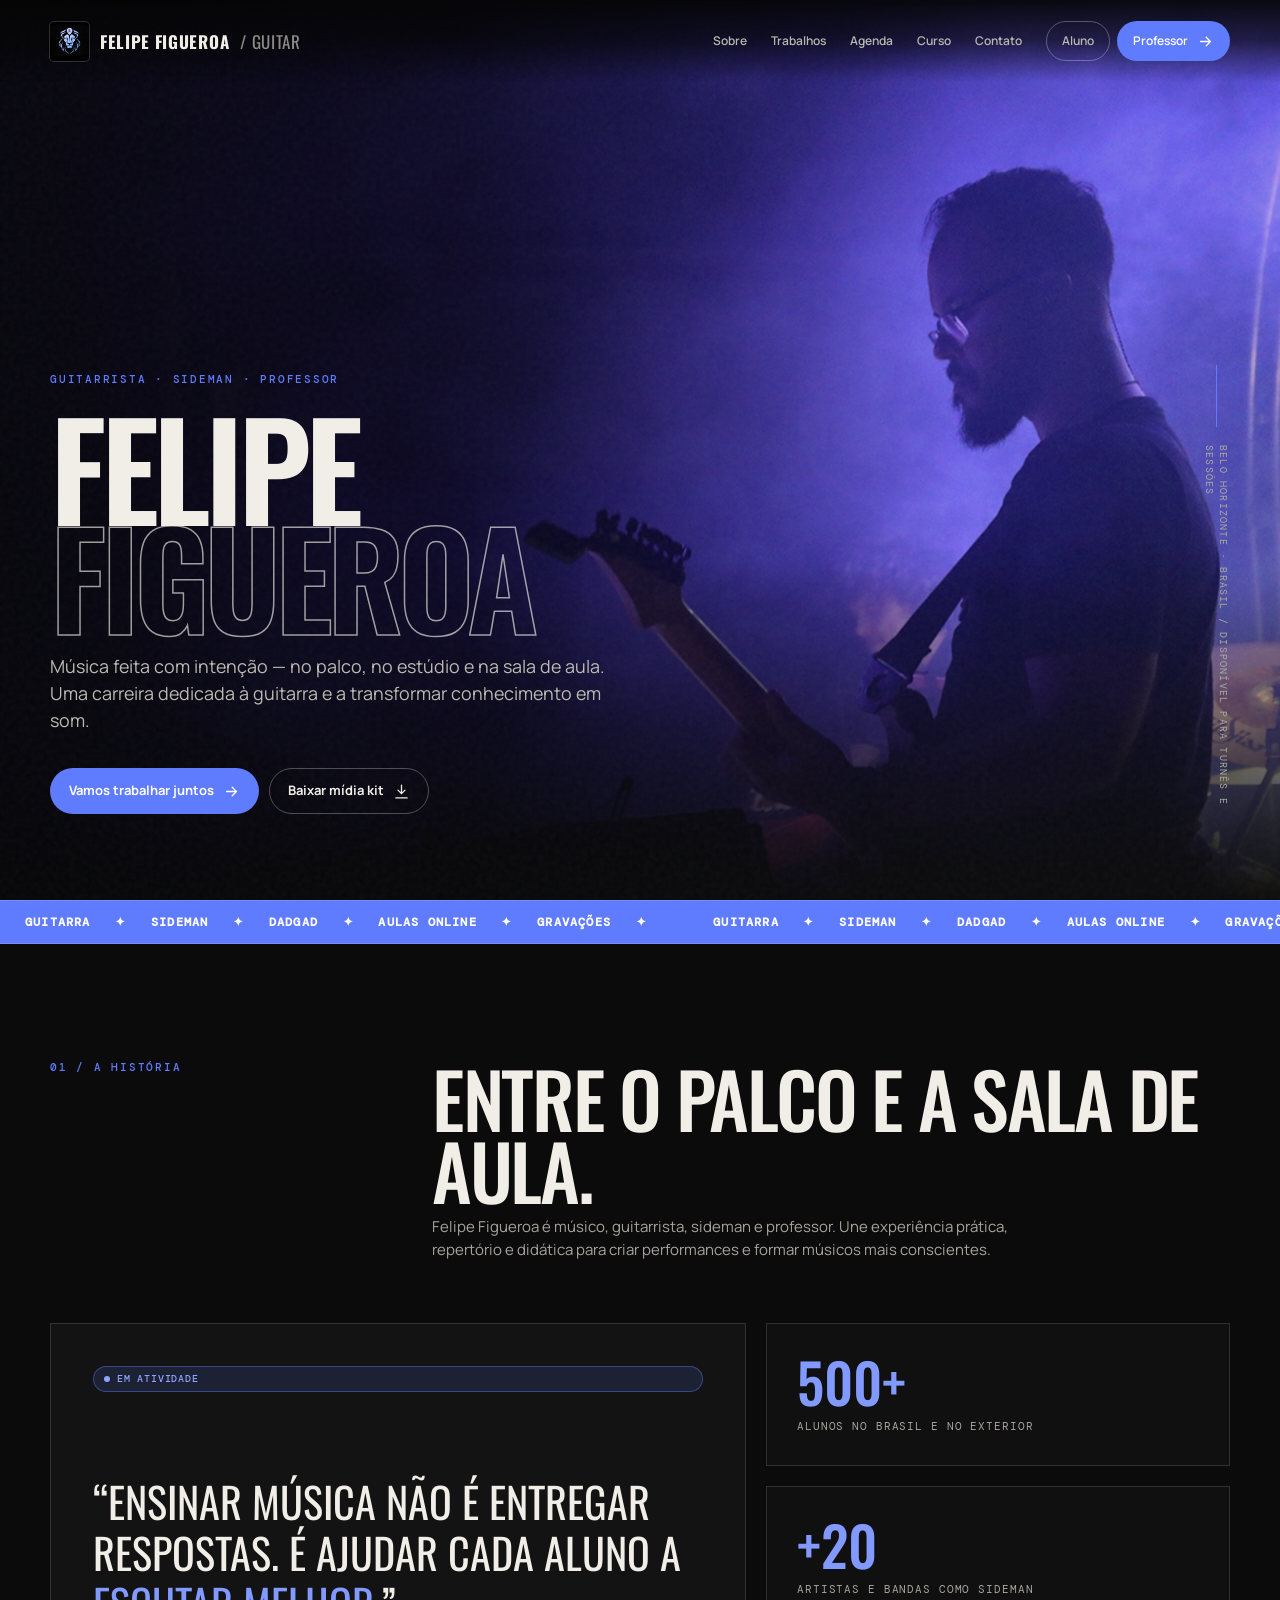
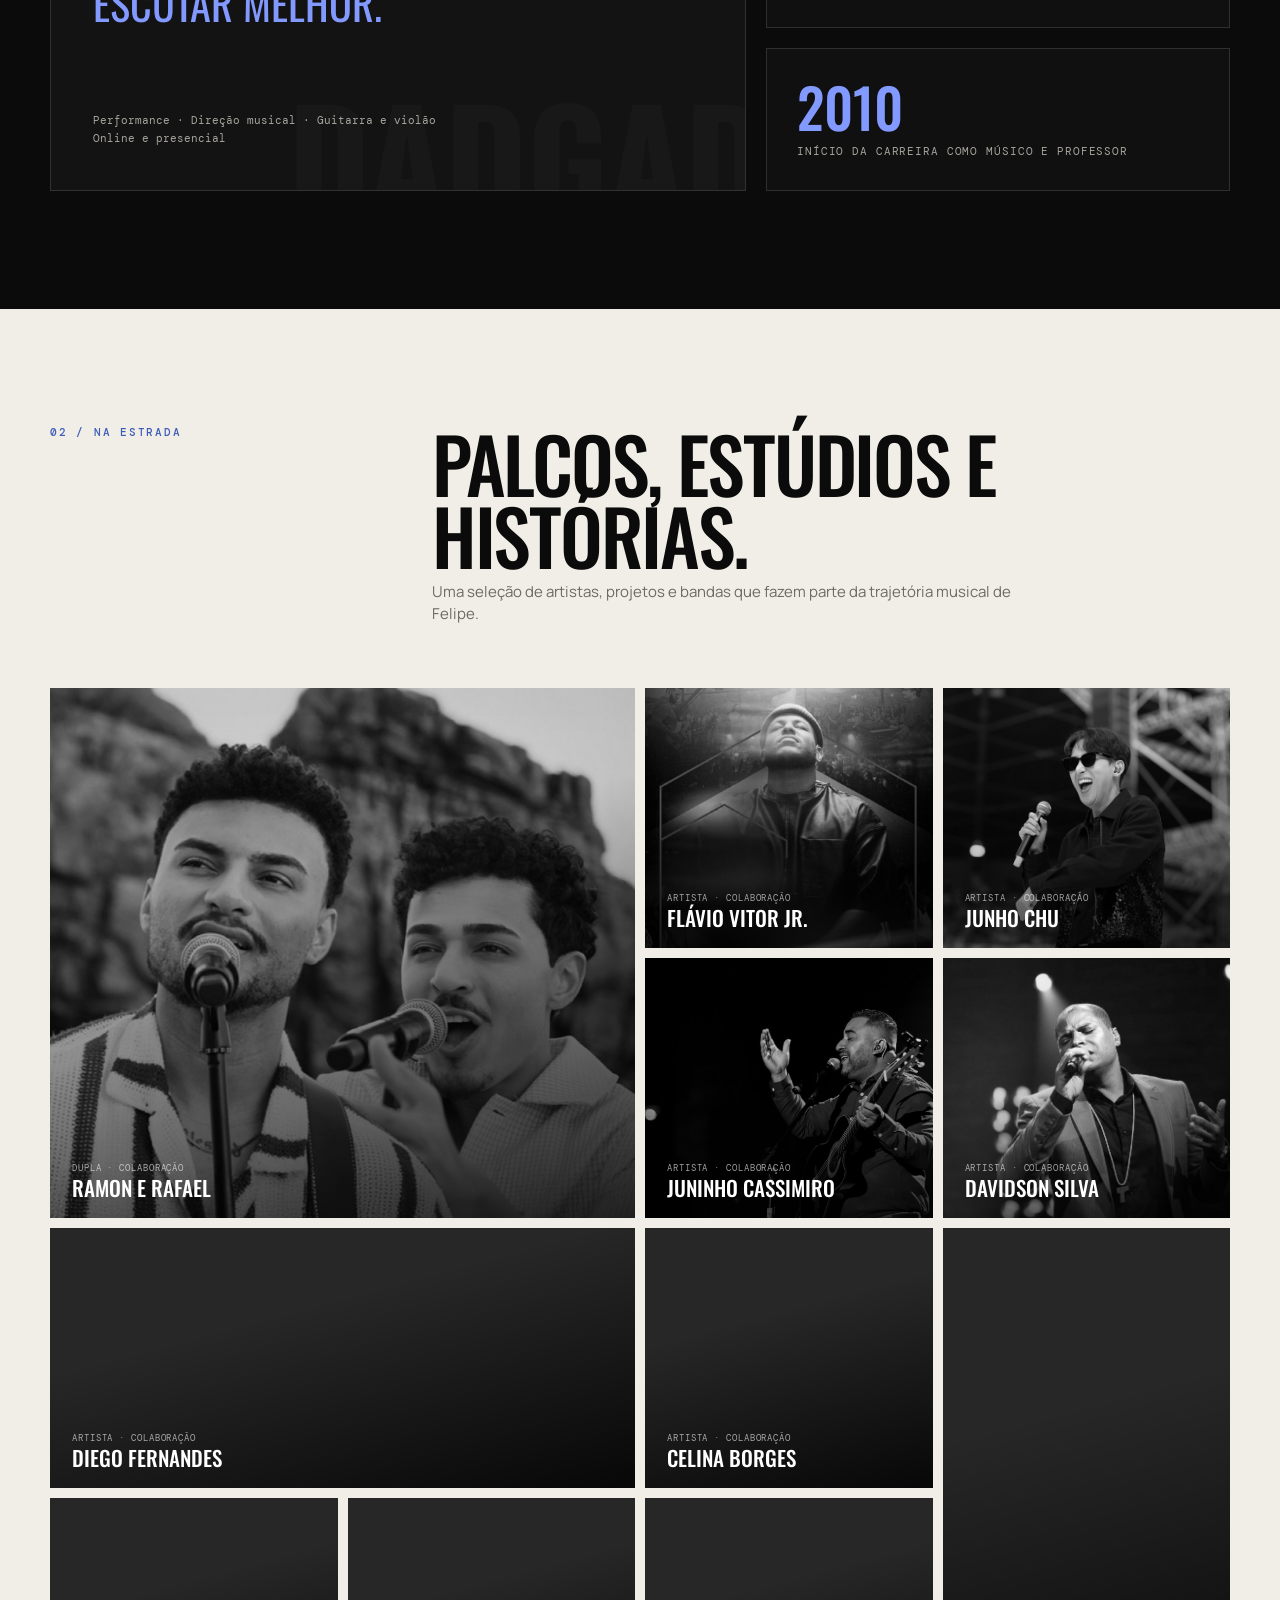
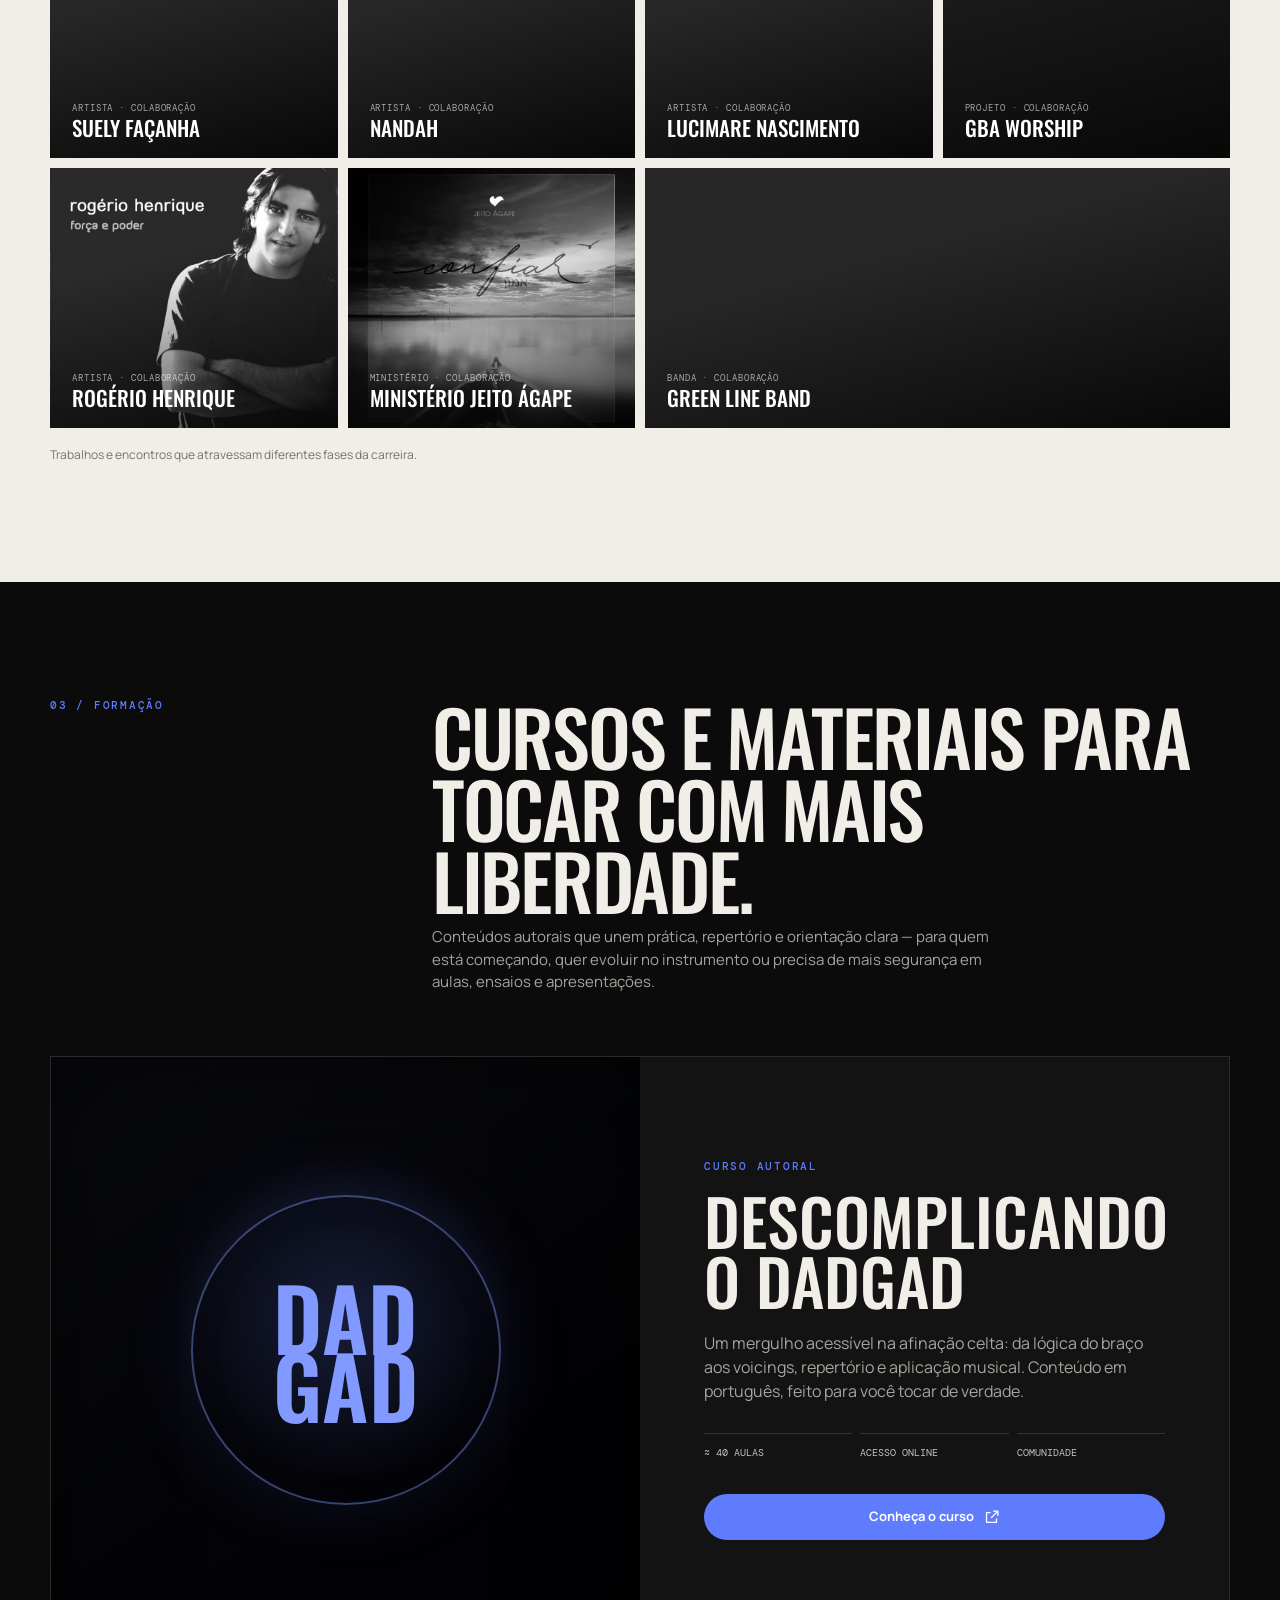
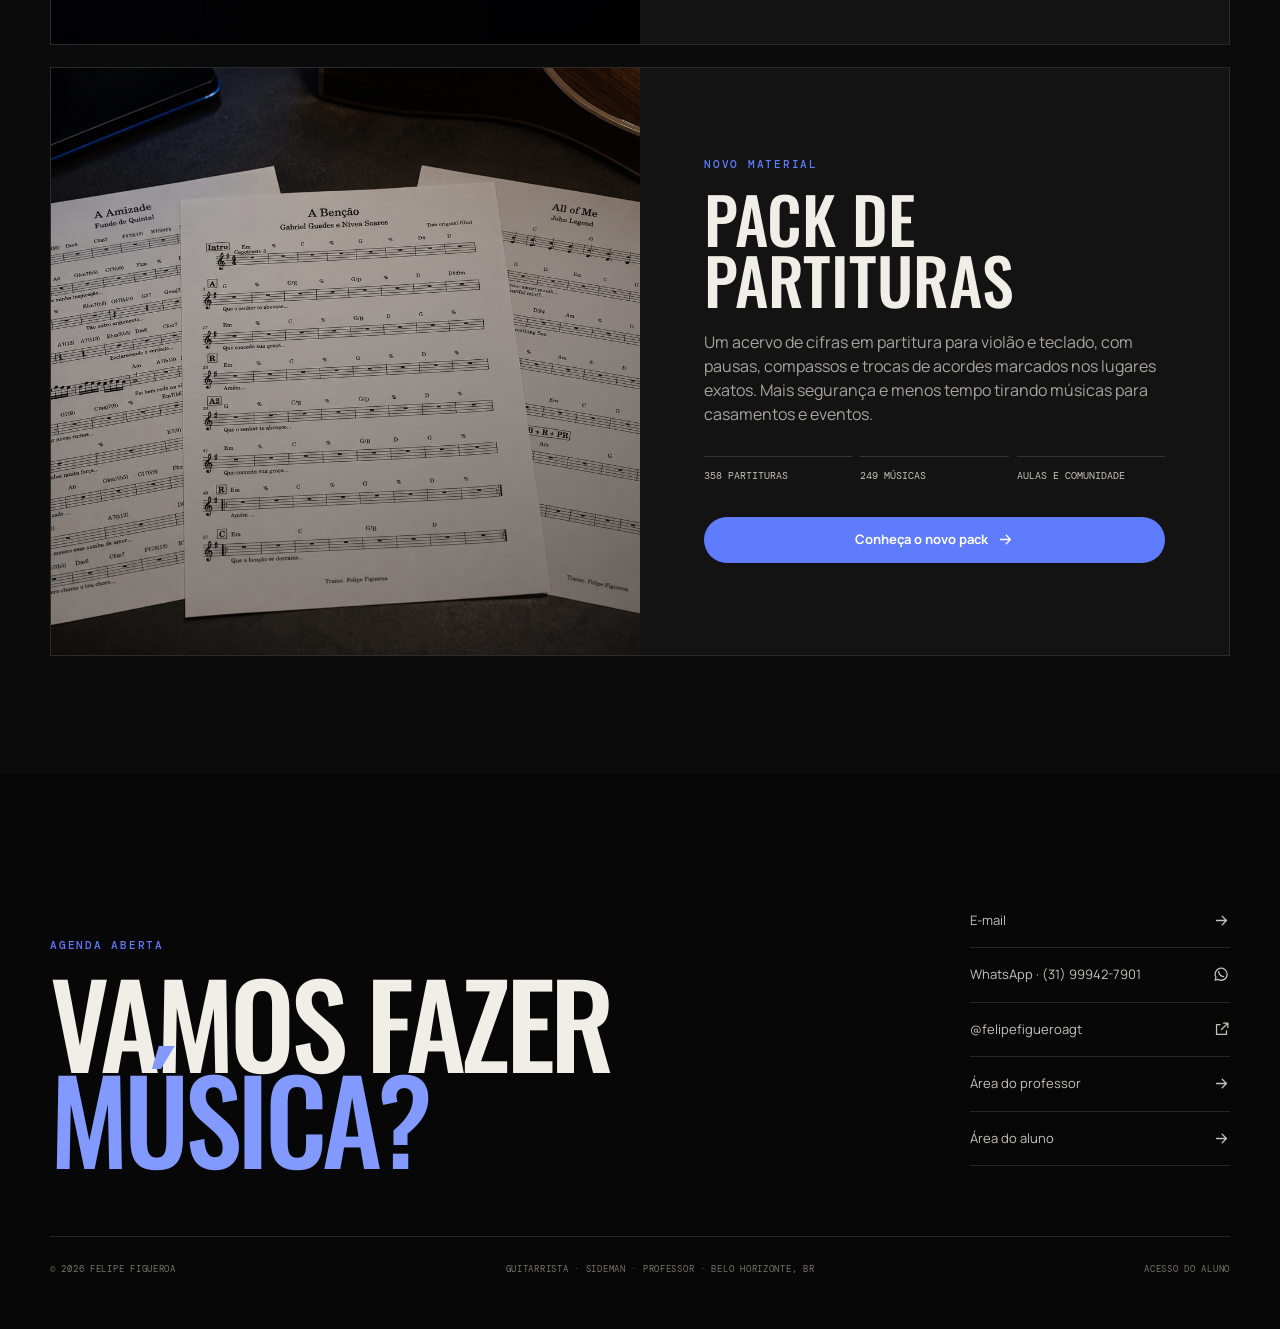
<file: index.html>
<!doctype html>
<html lang="pt-BR">
  <head>
    <meta charset="UTF-8" />
    <meta name="viewport" content="width=device-width, initial-scale=1.0" />
    <meta
      name="description"
      content="Felipe Figueroa — guitarrista, sideman, professor e criador do Descomplicando o DADGAD."
    />
    <meta name="theme-color" content="#0b0b0b" />
    <link rel="icon" type="image/x-icon" href="favicon.ico?v=3" />
    <link rel="apple-touch-icon" href="assets/Logo%20Azul%20Felipe.png?v=3" />
    <title>Felipe Figueroa — Guitarrista & Professor</title>
    <link rel="preconnect" href="https://fonts.googleapis.com" />
    <link rel="preconnect" href="https://fonts.gstatic.com" crossorigin />
    <link
      href="https://fonts.googleapis.com/css2?family=DM+Mono:wght@300;400;500&family=Manrope:wght@400;500;600;700&family=Oswald:wght@400;500;600;700&display=swap"
      rel="stylesheet"
    />
    <link rel="stylesheet" href="styles.css?v=11" />
  </head>
  <body>
    <div id="app"></div>
    <div id="toast-region" class="toast-region" aria-live="polite"></div>
    <noscript>Este site precisa de JavaScript habilitado para exibir a agenda e a área dos alunos.</noscript>
    <script src="app.js?v=14"></script>
  </body>
</html>
</file>
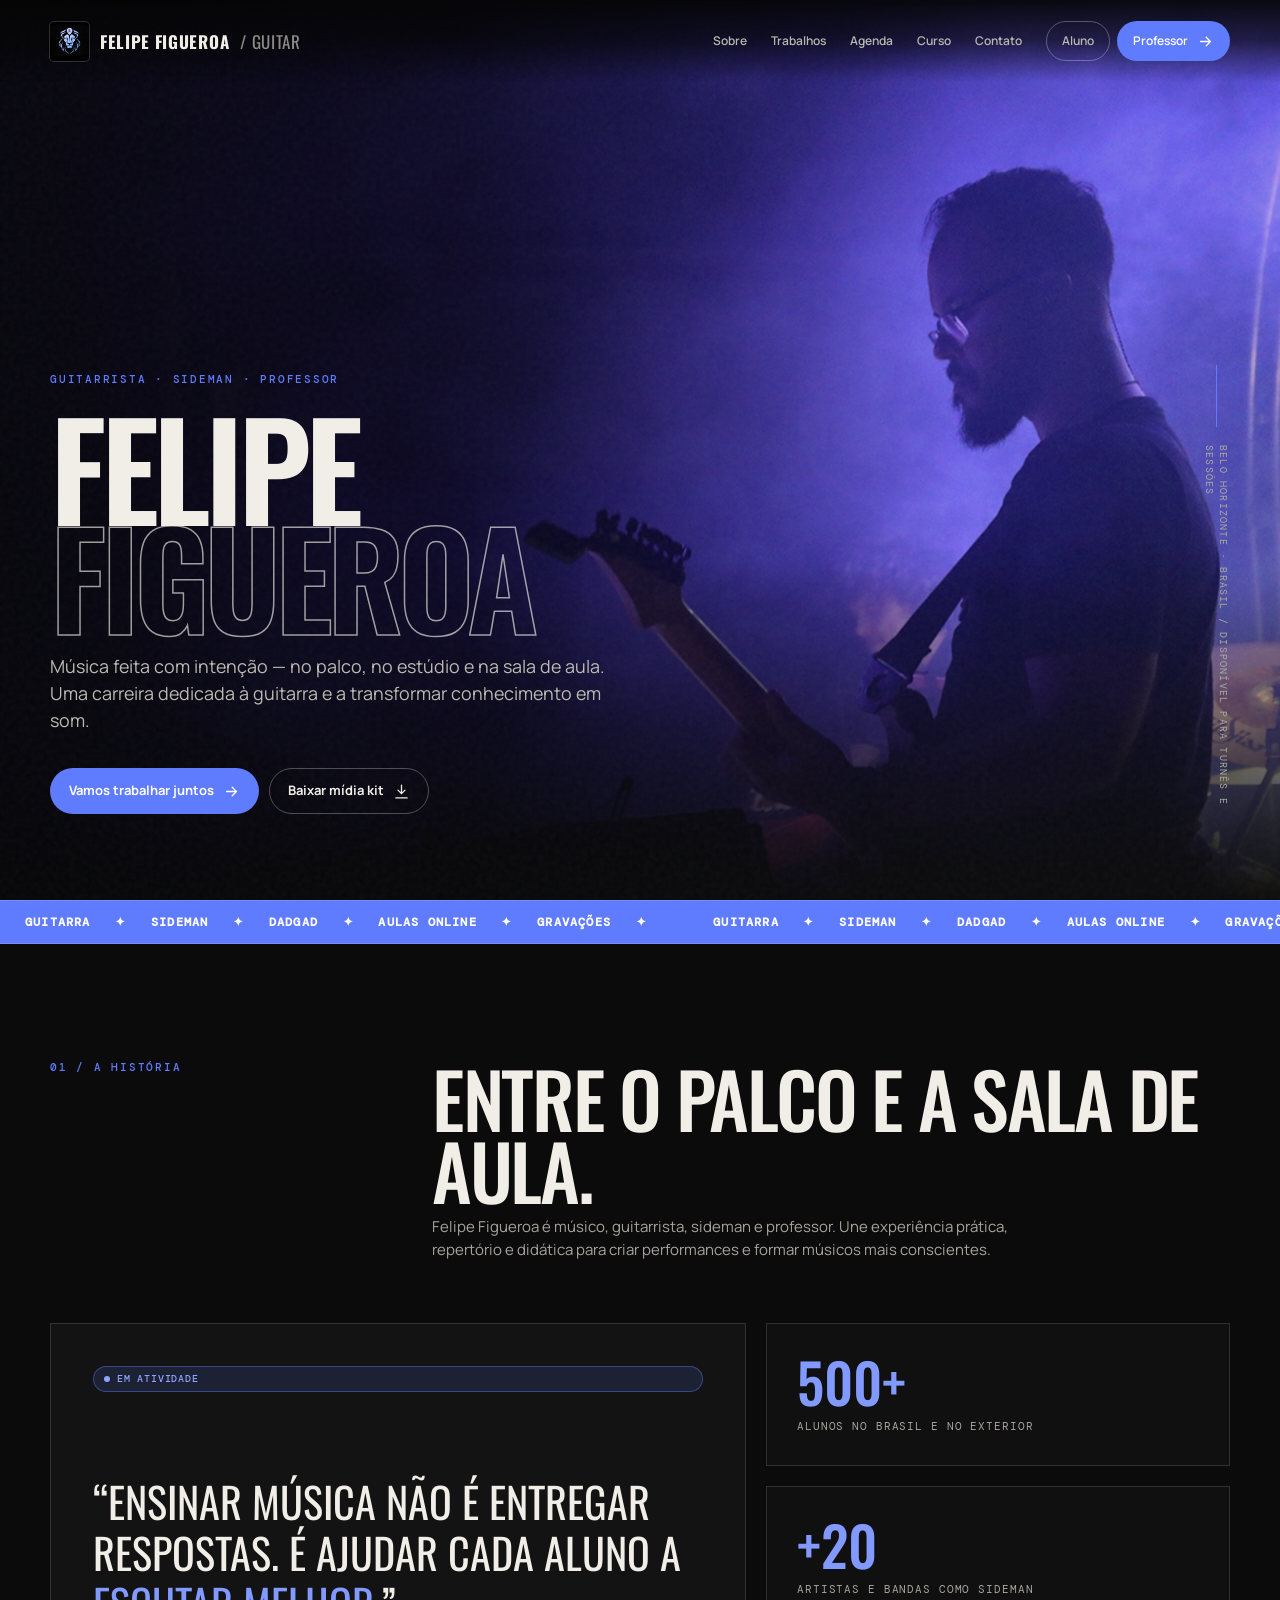
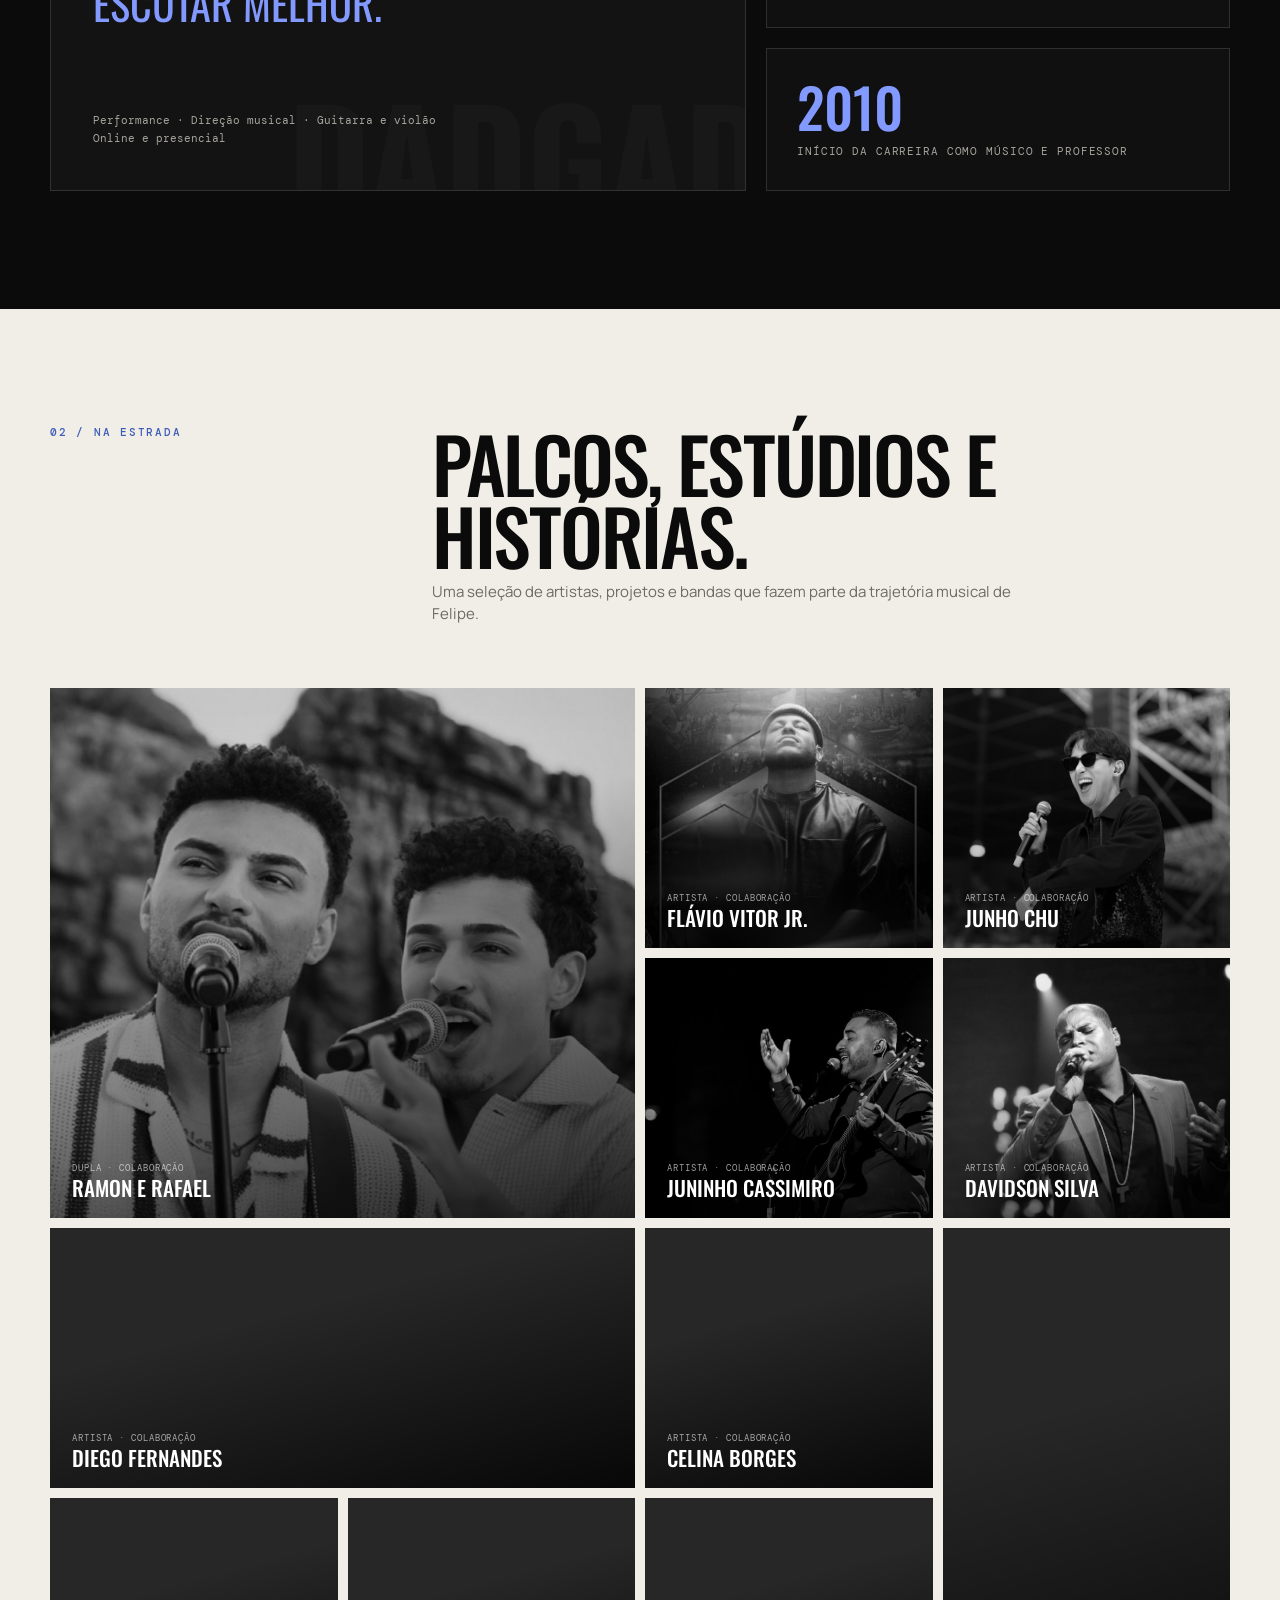
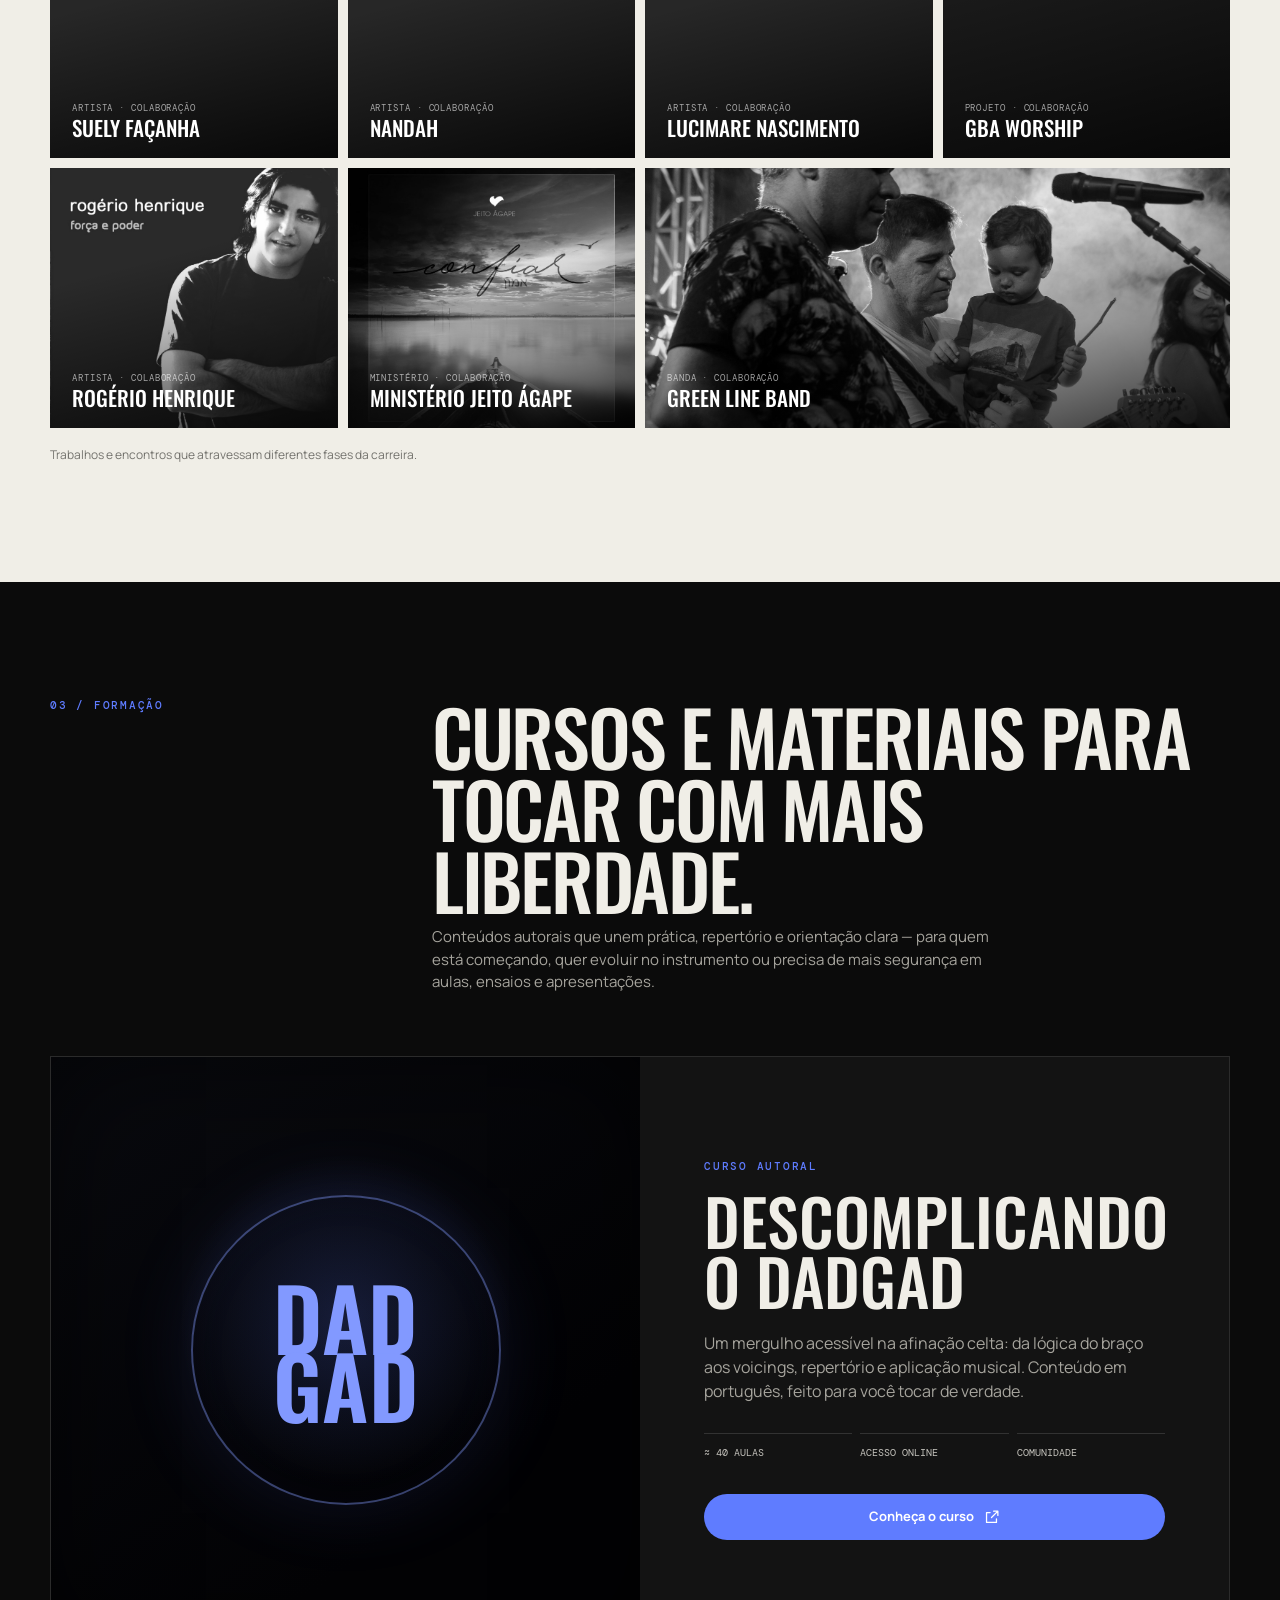
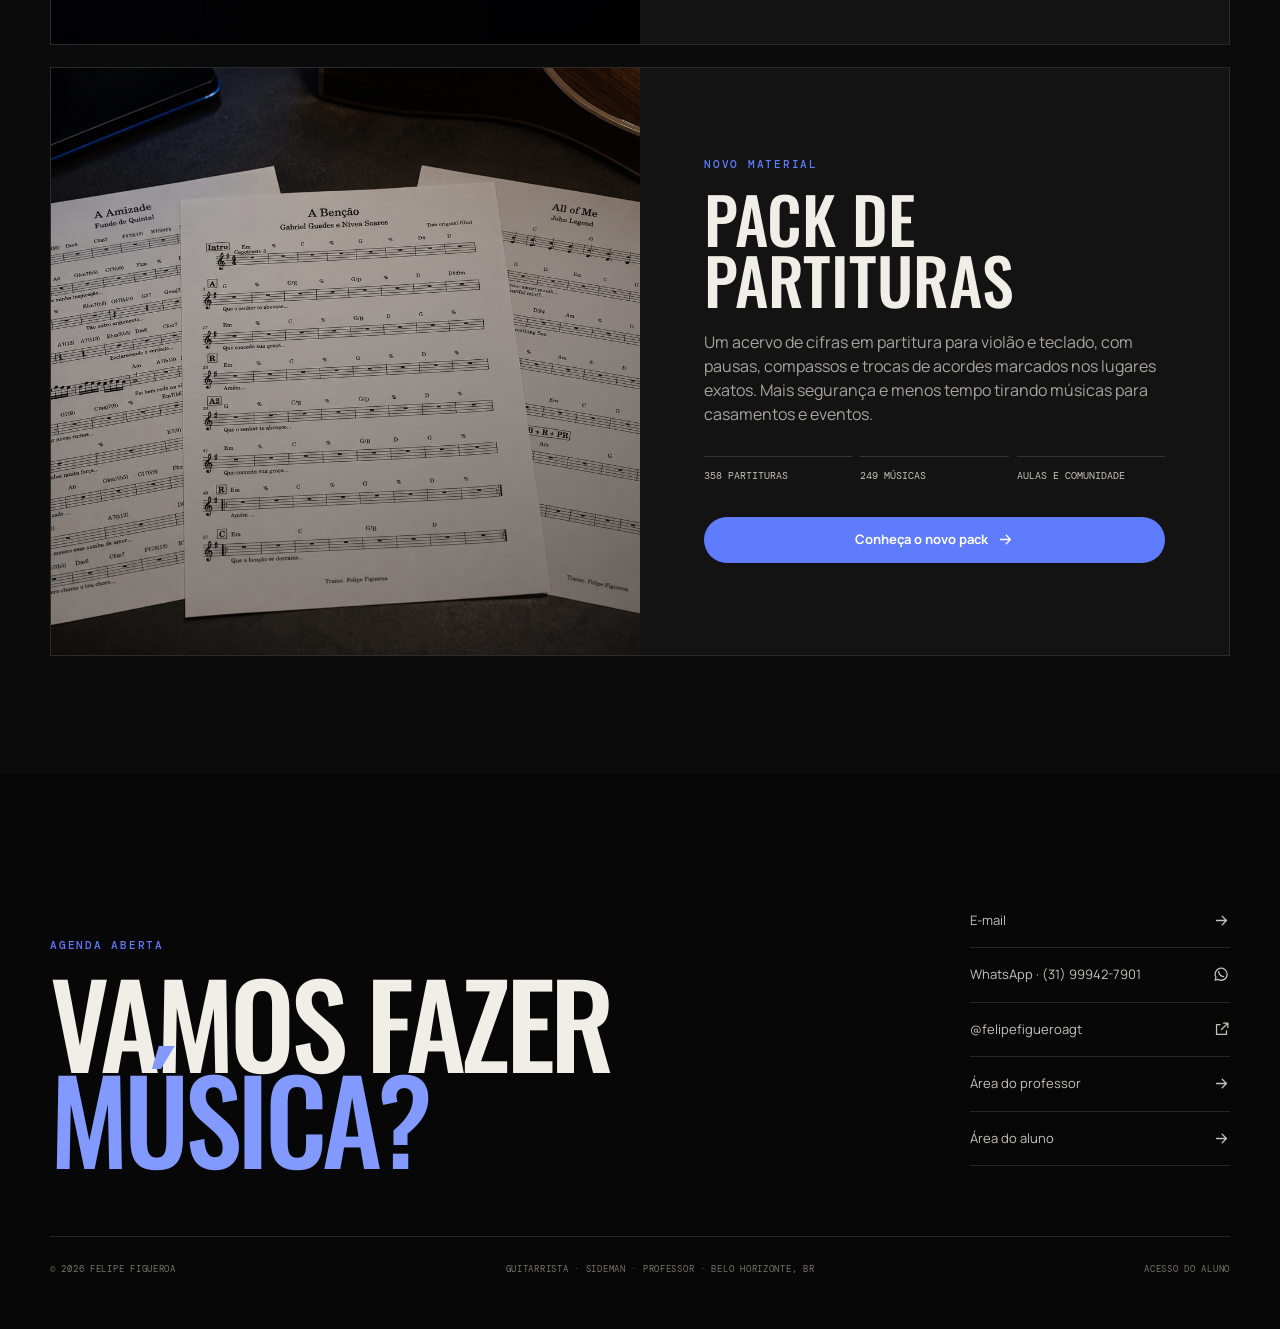
<file: aulas/index.html>
<!doctype html>
<html lang="pt-BR">
  <head>
    <meta charset="UTF-8" />
    <meta name="viewport" content="width=device-width, initial-scale=1.0" />
    <meta name="robots" content="noindex, nofollow, noarchive" />
    <meta
      name="description"
      content="Proposta de aulas individuais de guitarra e violão com Felipe Figueroa."
    />
    <meta name="theme-color" content="#0b0b0b" />
    <title>Aulas de Guitarra e Violão — Felipe Figueroa</title>
    <base href="../" />
    <link rel="icon" type="image/x-icon" href="favicon.ico?v=3" />
    <link rel="apple-touch-icon" href="assets/Logo%20Azul%20Felipe.png?v=3" />
    <link rel="preconnect" href="https://fonts.googleapis.com" />
    <link rel="preconnect" href="https://fonts.gstatic.com" crossorigin />
    <link
      href="https://fonts.googleapis.com/css2?family=DM+Mono:wght@300;400;500&family=Manrope:wght@400;500;600;700&family=Oswald:wght@400;500;600;700&display=swap"
      rel="stylesheet"
    />
    <link rel="stylesheet" href="styles.css?v=11" />
  </head>
  <body>
    <div id="app"></div>
    <div id="toast-region" class="toast-region" aria-live="polite"></div>
    <noscript>Este site precisa de JavaScript habilitado para exibir a proposta das aulas.</noscript>
    <script src="app.js?v=14"></script>
  </body>
</html>
</file>
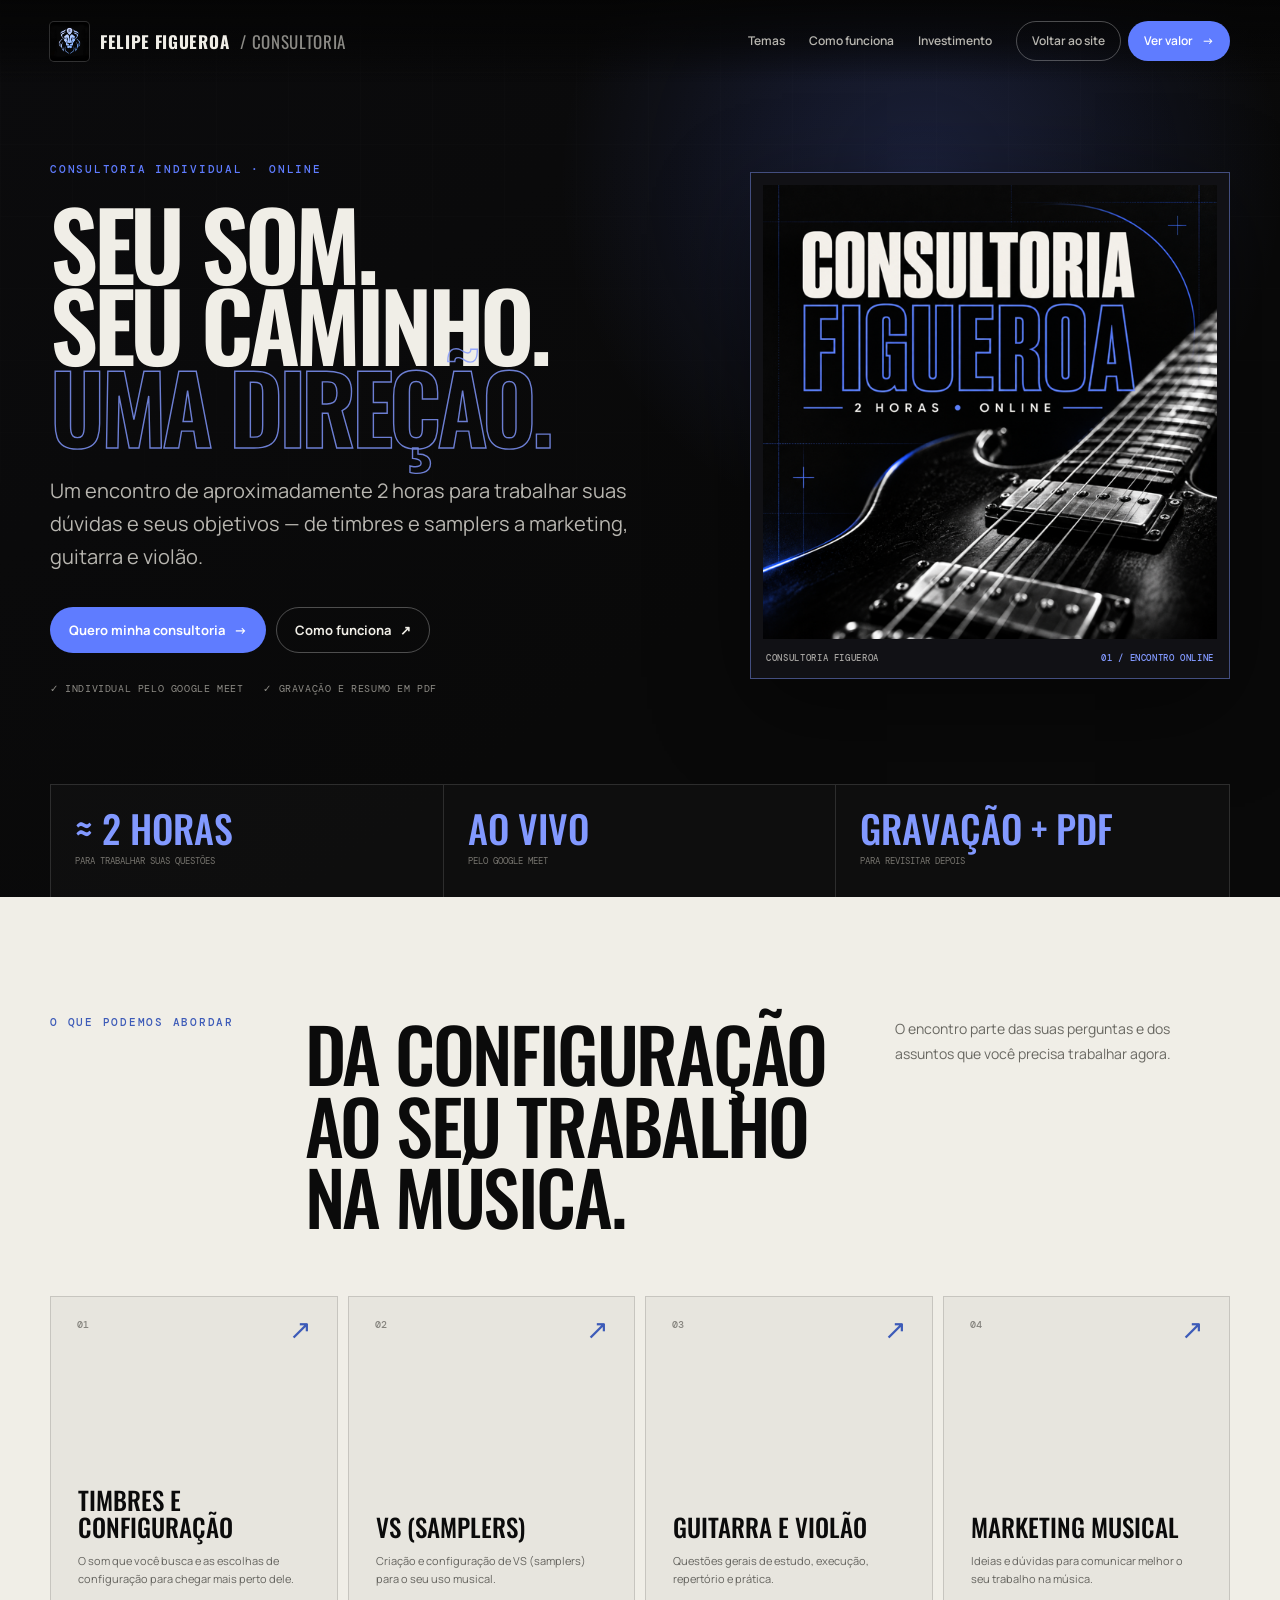
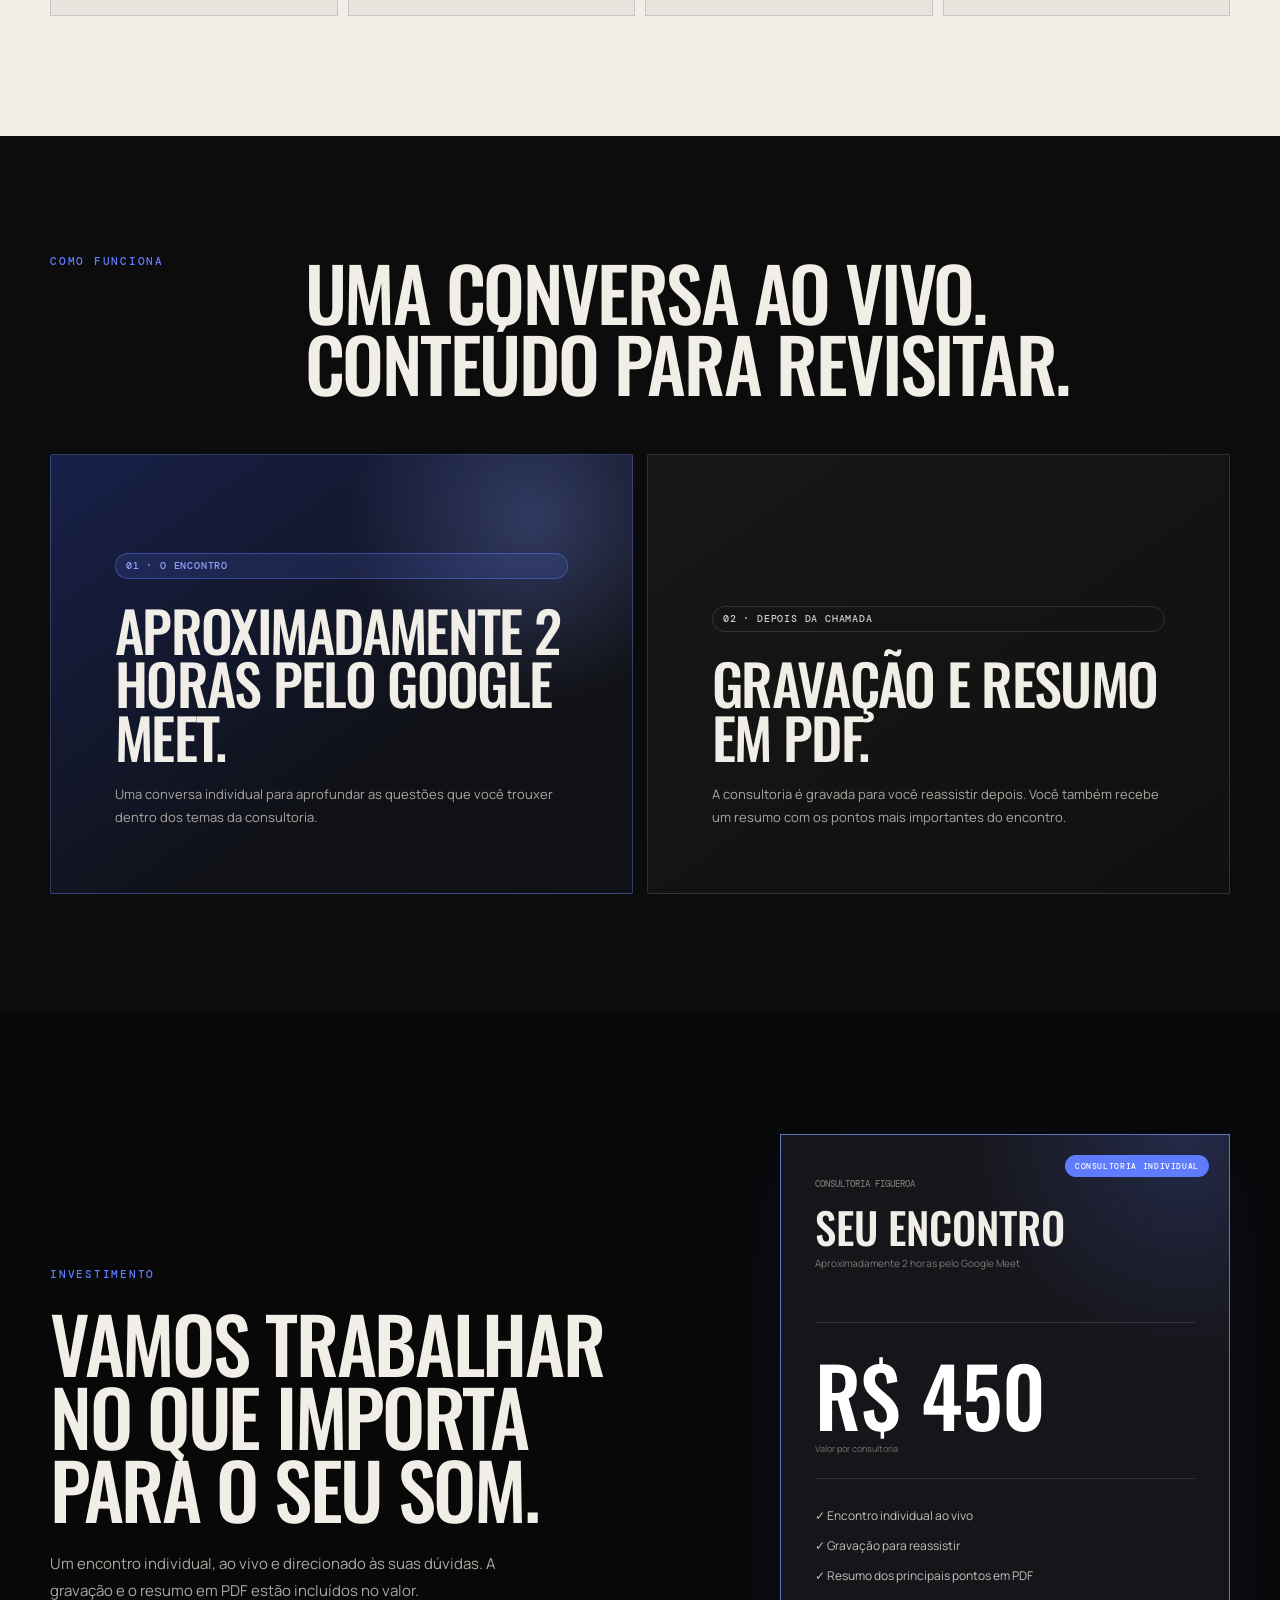
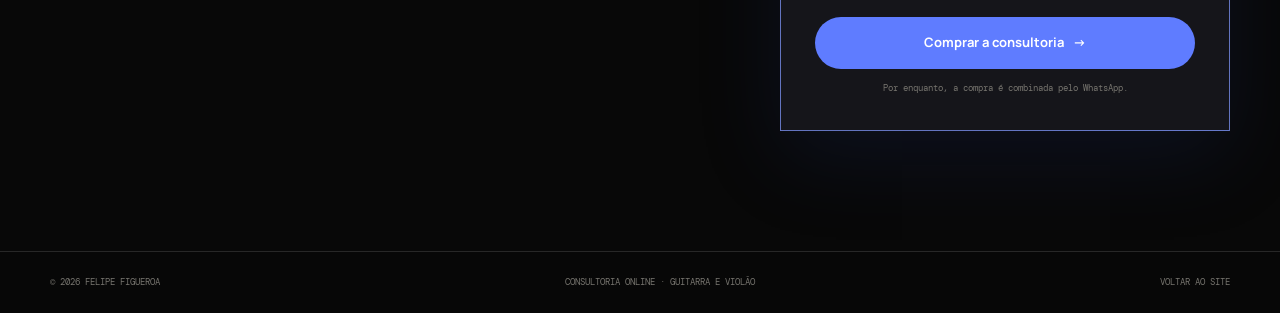
<file: consultoria/index.html>
<!doctype html>
<html lang="pt-BR">
  <head>
    <meta charset="UTF-8" />
    <meta name="viewport" content="width=device-width, initial-scale=1.0" />
    <meta name="theme-color" content="#0b0b0b" />
    <meta name="description" content="Consultoria Figueroa: aproximadamente 2 horas ao vivo pelo Google Meet sobre timbres, configuração, VS (samplers), marketing, guitarra e violão. Gravação e resumo em PDF inclusos." />
    <link rel="canonical" href="https://felipefigueroa.com.br/consultoria/" />
    <meta property="og:locale" content="pt_BR" />
    <meta property="og:type" content="product" />
    <meta property="og:site_name" content="Felipe Figueroa" />
    <meta property="og:title" content="Consultoria Figueroa | 2 horas para trabalhar no seu som" />
    <meta property="og:description" content="Consultoria individual pelo Google Meet sobre timbres, samplers, marketing, guitarra e violão. Gravação e resumo em PDF inclusos." />
    <meta property="og:url" content="https://felipefigueroa.com.br/consultoria/" />
    <meta property="og:image" content="https://felipefigueroa.com.br/assets/consultoria-figueroa-600.png?v=2" />
    <meta property="og:image:width" content="600" />
    <meta property="og:image:height" content="600" />
    <meta property="og:image:alt" content="Capa preta e azul da Consultoria Figueroa com uma guitarra" />
    <meta name="twitter:card" content="summary_large_image" />
    <title>Consultoria Figueroa | Felipe Figueroa</title>
    <link rel="icon" href="../favicon.ico?v=3" sizes="any" />
    <link rel="apple-touch-icon" href="../assets/Logo%20Azul%20Felipe.png?v=3" />
    <link rel="preconnect" href="https://fonts.googleapis.com" />
    <link rel="preconnect" href="https://fonts.gstatic.com" crossorigin />
    <link href="https://fonts.googleapis.com/css2?family=DM+Mono:wght@400;500&family=Manrope:wght@400;500;600;700;800&family=Oswald:wght@400;500;600;700&display=swap" rel="stylesheet" />
    <link rel="stylesheet" href="../styles.css?v=11" />
    <link rel="stylesheet" href="style.css?v=2" />
  </head>
  <body>
    <header class="site-nav sales-nav">
      <div class="container site-nav-inner">
        <a class="brand" href="../"><span class="brand-mark" aria-label="Felipe Figueroa"></span><strong>Felipe Figueroa</strong><span>/ consultoria</span></a>
        <nav class="nav-links" aria-label="Navegação da consultoria">
          <a href="#temas">Temas</a><a href="#como-funciona">Como funciona</a><a href="#investimento">Investimento</a>
          <span class="nav-access"><a class="btn btn-outline" href="../">Voltar ao site</a><a class="btn btn-primary" href="#investimento">Ver valor <span aria-hidden="true">→</span></a></span>
        </nav>
        <div class="nav-mobile-access"><a class="icon-btn" href="../" aria-label="Voltar ao site">⌂</a><a class="icon-btn" href="#investimento" aria-label="Ver investimento">↗</a></div>
      </div>
    </header>

    <main class="sales-page consultoria-page">
      <section class="sales-hero consultoria-hero" aria-labelledby="consultoria-title">
        <div class="container sales-hero-grid consultoria-hero-grid">
          <div class="sales-hero-copy">
            <span class="eyebrow">Consultoria individual · online</span>
            <h1 id="consultoria-title">Seu som.<br>Seu caminho.<br><span>Uma direção.</span></h1>
            <p>Um encontro de aproximadamente 2 horas para trabalhar suas dúvidas e seus objetivos — de timbres e samplers a marketing, guitarra e violão.</p>
            <div class="sales-hero-actions"><a class="btn btn-primary" href="#investimento">Quero minha consultoria <span aria-hidden="true">→</span></a><a class="btn btn-outline" href="#como-funciona">Como funciona <span aria-hidden="true">↗</span></a></div>
            <div class="sales-proof"><span>✓ Individual pelo Google Meet</span><span>✓ Gravação e resumo em PDF</span></div>
          </div>
          <figure class="consultoria-cover"><img src="../assets/consultoria-figueroa-600.png?v=2" alt="Capa da Consultoria Figueroa em preto e azul, com guitarra" width="600" height="600" fetchpriority="high" /><figcaption>CONSULTORIA FIGUEROA <span>01 / ENCONTRO ONLINE</span></figcaption></figure>
        </div>
        <div class="container sales-trust-strip consultoria-facts"><div><strong>≈ 2 horas</strong><span>para trabalhar suas questões</span></div><div><strong>Ao vivo</strong><span>pelo Google Meet</span></div><div><strong>Gravação + PDF</strong><span>para revisitar depois</span></div></div>
      </section>

      <section class="sales-section sales-method" id="temas" aria-labelledby="temas-title">
        <div class="container">
          <div class="sales-section-head"><span class="eyebrow">O que podemos abordar</span><h2 id="temas-title">Da configuração ao seu trabalho na música.</h2><p>O encontro parte das suas perguntas e dos assuntos que você precisa trabalhar agora.</p></div>
          <div class="method-grid consultoria-topics">
            <article><span>01</span><b class="topic-mark" aria-hidden="true">↗</b><h3>Timbres e configuração</h3><p>O som que você busca e as escolhas de configuração para chegar mais perto dele.</p></article>
            <article><span>02</span><b class="topic-mark" aria-hidden="true">↗</b><h3>VS (samplers)</h3><p>Criação e configuração de VS (samplers) para o seu uso musical.</p></article>
            <article><span>03</span><b class="topic-mark" aria-hidden="true">↗</b><h3>Guitarra e violão</h3><p>Questões gerais de estudo, execução, repertório e prática.</p></article>
            <article><span>04</span><b class="topic-mark" aria-hidden="true">↗</b><h3>Marketing musical</h3><p>Ideias e dúvidas para comunicar melhor o seu trabalho na música.</p></article>
          </div>
        </div>
      </section>

      <section class="sales-section formats-section" id="como-funciona" aria-labelledby="como-title">
        <div class="container">
          <div class="consultoria-section-intro"><span class="eyebrow">Como funciona</span><h2 id="como-title">Uma conversa ao vivo.<br>Conteúdo para revisitar.</h2></div>
          <div class="format-grid">
            <article class="format-card online-format"><span class="tag lime">01 · O encontro</span><h2>Aproximadamente 2 horas pelo Google Meet.</h2><p>Uma conversa individual para aprofundar as questões que você trouxer dentro dos temas da consultoria.</p></article>
            <article class="format-card"><span class="tag">02 · Depois da chamada</span><h2>Gravação e resumo em PDF.</h2><p>A consultoria é gravada para você reassistir depois. Você também recebe um resumo com os pontos mais importantes do encontro.</p></article>
          </div>
        </div>
      </section>

      <section class="sales-section pricing-section" id="investimento" aria-labelledby="investimento-title">
        <div class="container consultoria-offer-grid">
          <div class="consultoria-offer-copy"><span class="eyebrow">Investimento</span><h2 id="investimento-title">Vamos trabalhar no que importa para o seu som.</h2><p>Um encontro individual, ao vivo e direcionado às suas dúvidas. A gravação e o resumo em PDF estão incluídos no valor.</p></div>
          <article class="price-card featured consultoria-price-card"><span class="popular-flag">Consultoria individual</span><div class="price-card-head"><span>Consultoria Figueroa</span><h3>Seu encontro</h3><p>Aproximadamente 2 horas pelo Google Meet</p></div><div class="price-block"><strong>R$ 450</strong><span>Valor por consultoria</span></div><ul><li>✓ Encontro individual ao vivo</li><li>✓ Gravação para reassistir</li><li>✓ Resumo dos principais pontos em PDF</li></ul><!-- Substitua o href do botão pelo checkout da Hotmart quando estiver disponível. --><a class="btn btn-primary" id="botao-compra" data-checkout-provider="hotmart" href="https://wa.me/5531999427901?text=Ol%C3%A1%2C%20Felipe!%20Quero%20comprar%20a%20Consultoria%20Figueroa%20de%20R%24%20450.%20Como%20fa%C3%A7o%20o%20pagamento%20e%20o%20agendamento%3F" target="_blank" rel="noopener noreferrer">Comprar a consultoria <span aria-hidden="true">→</span></a><small>Por enquanto, a compra é combinada pelo WhatsApp.</small></article>
        </div>
      </section>
    </main>

    <footer class="sales-footer"><div class="container"><span>© <span id="year">2026</span> Felipe Figueroa</span><span>Consultoria online · guitarra e violão</span><a href="../">Voltar ao site</a></div></footer>
    <script>document.getElementById('year').textContent = new Date().getFullYear();</script>
  </body>
</html>
</file>
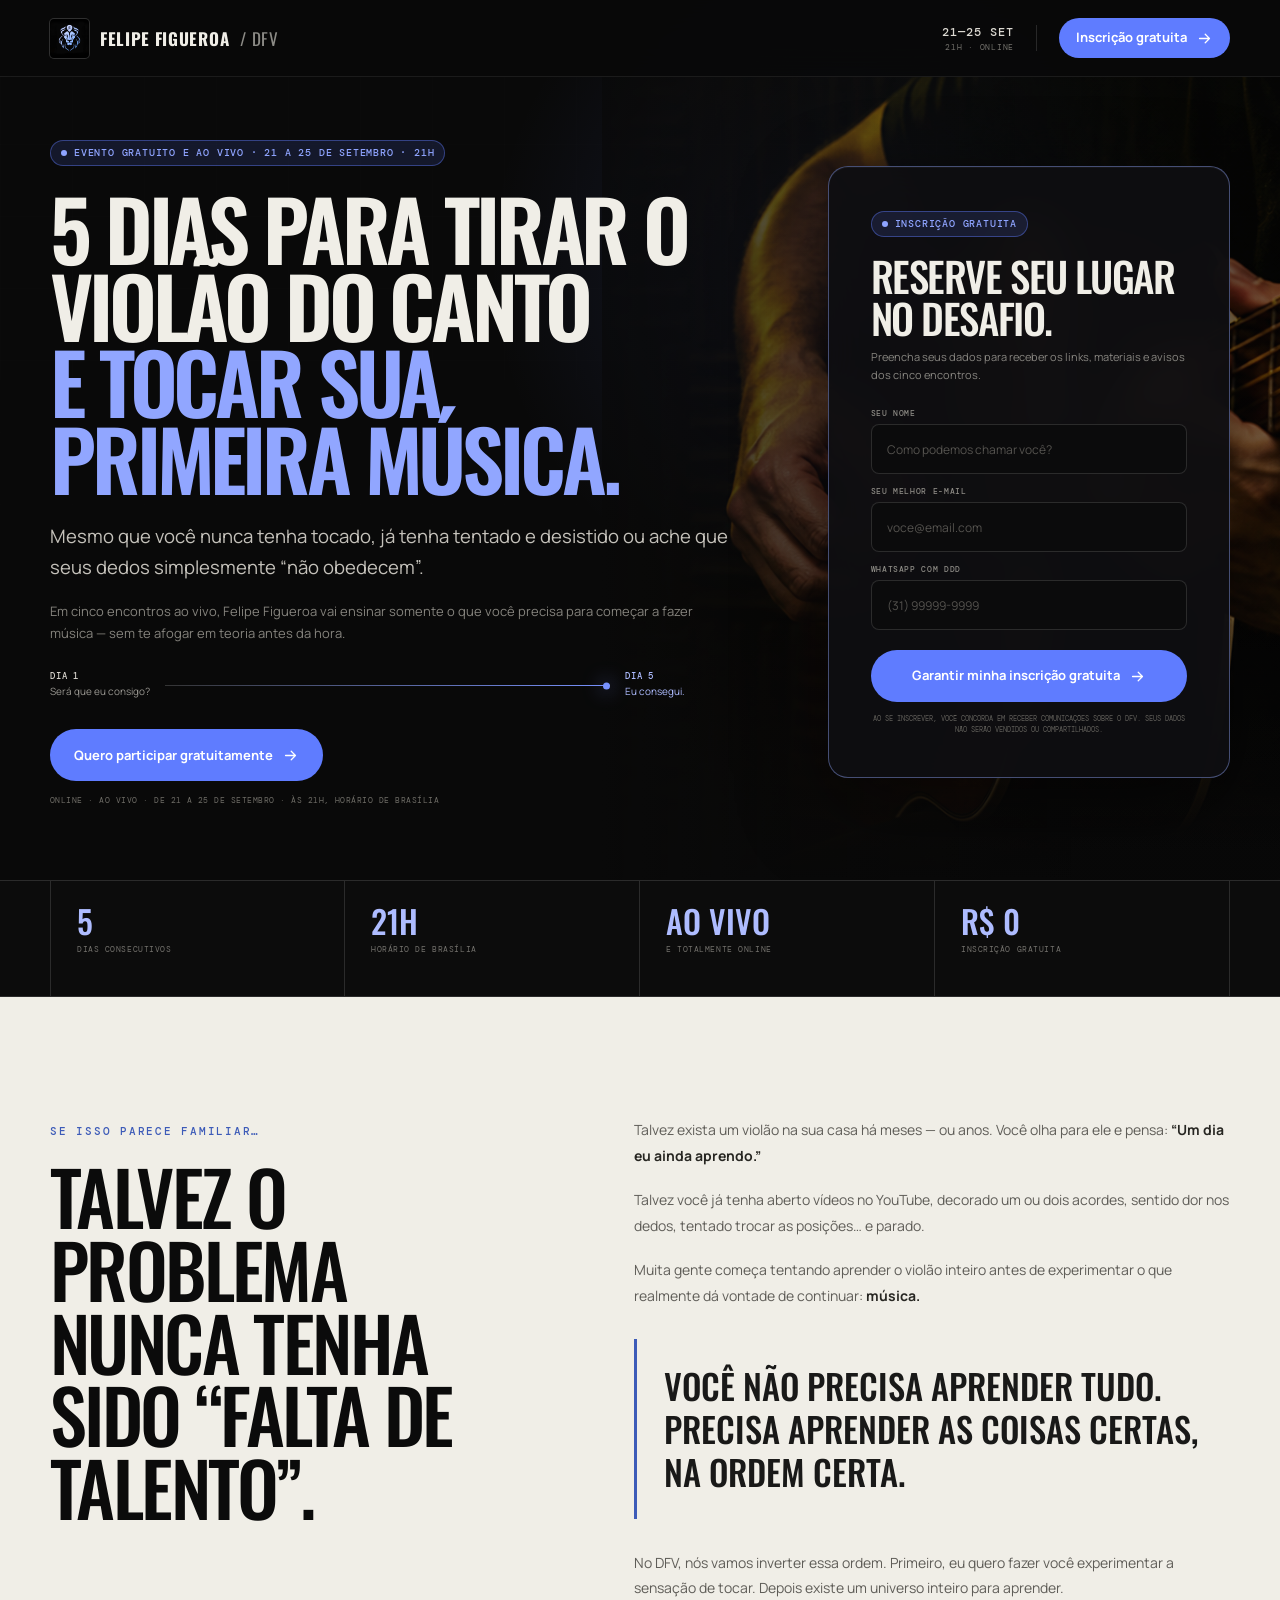
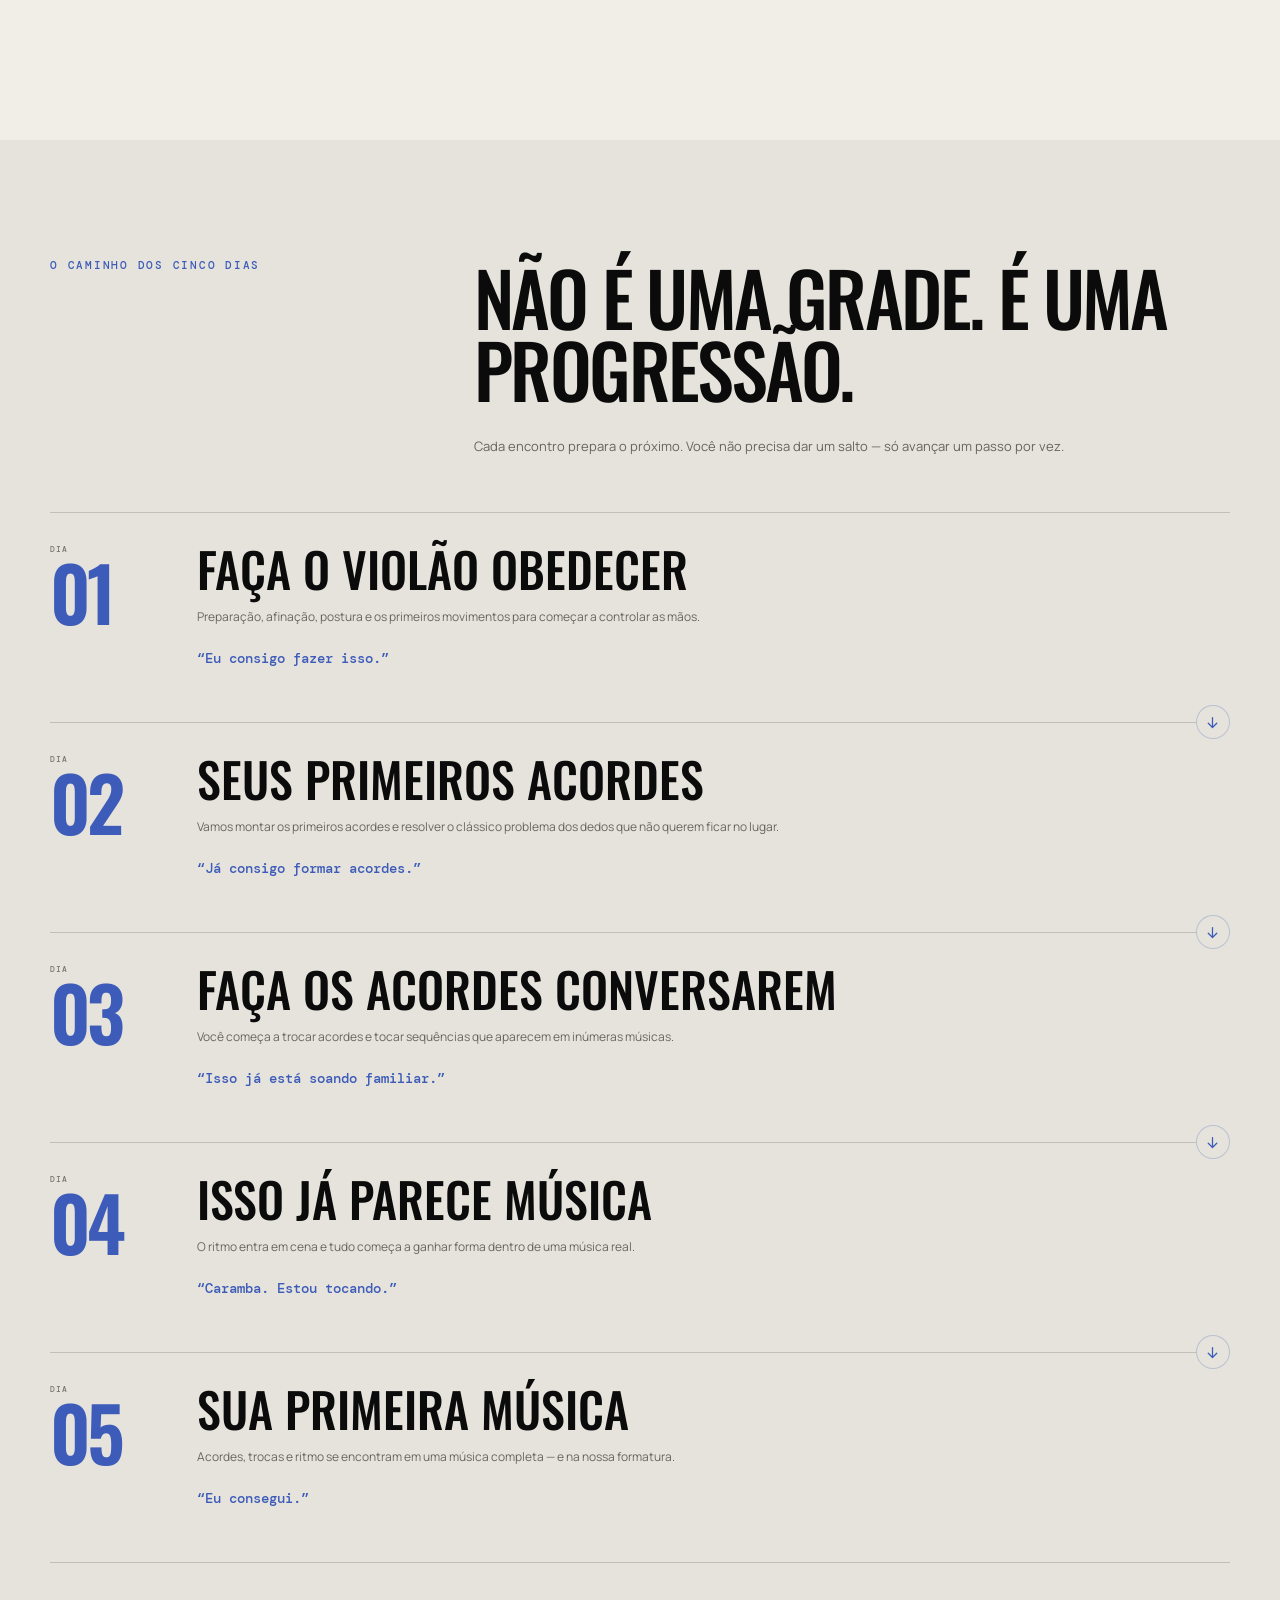
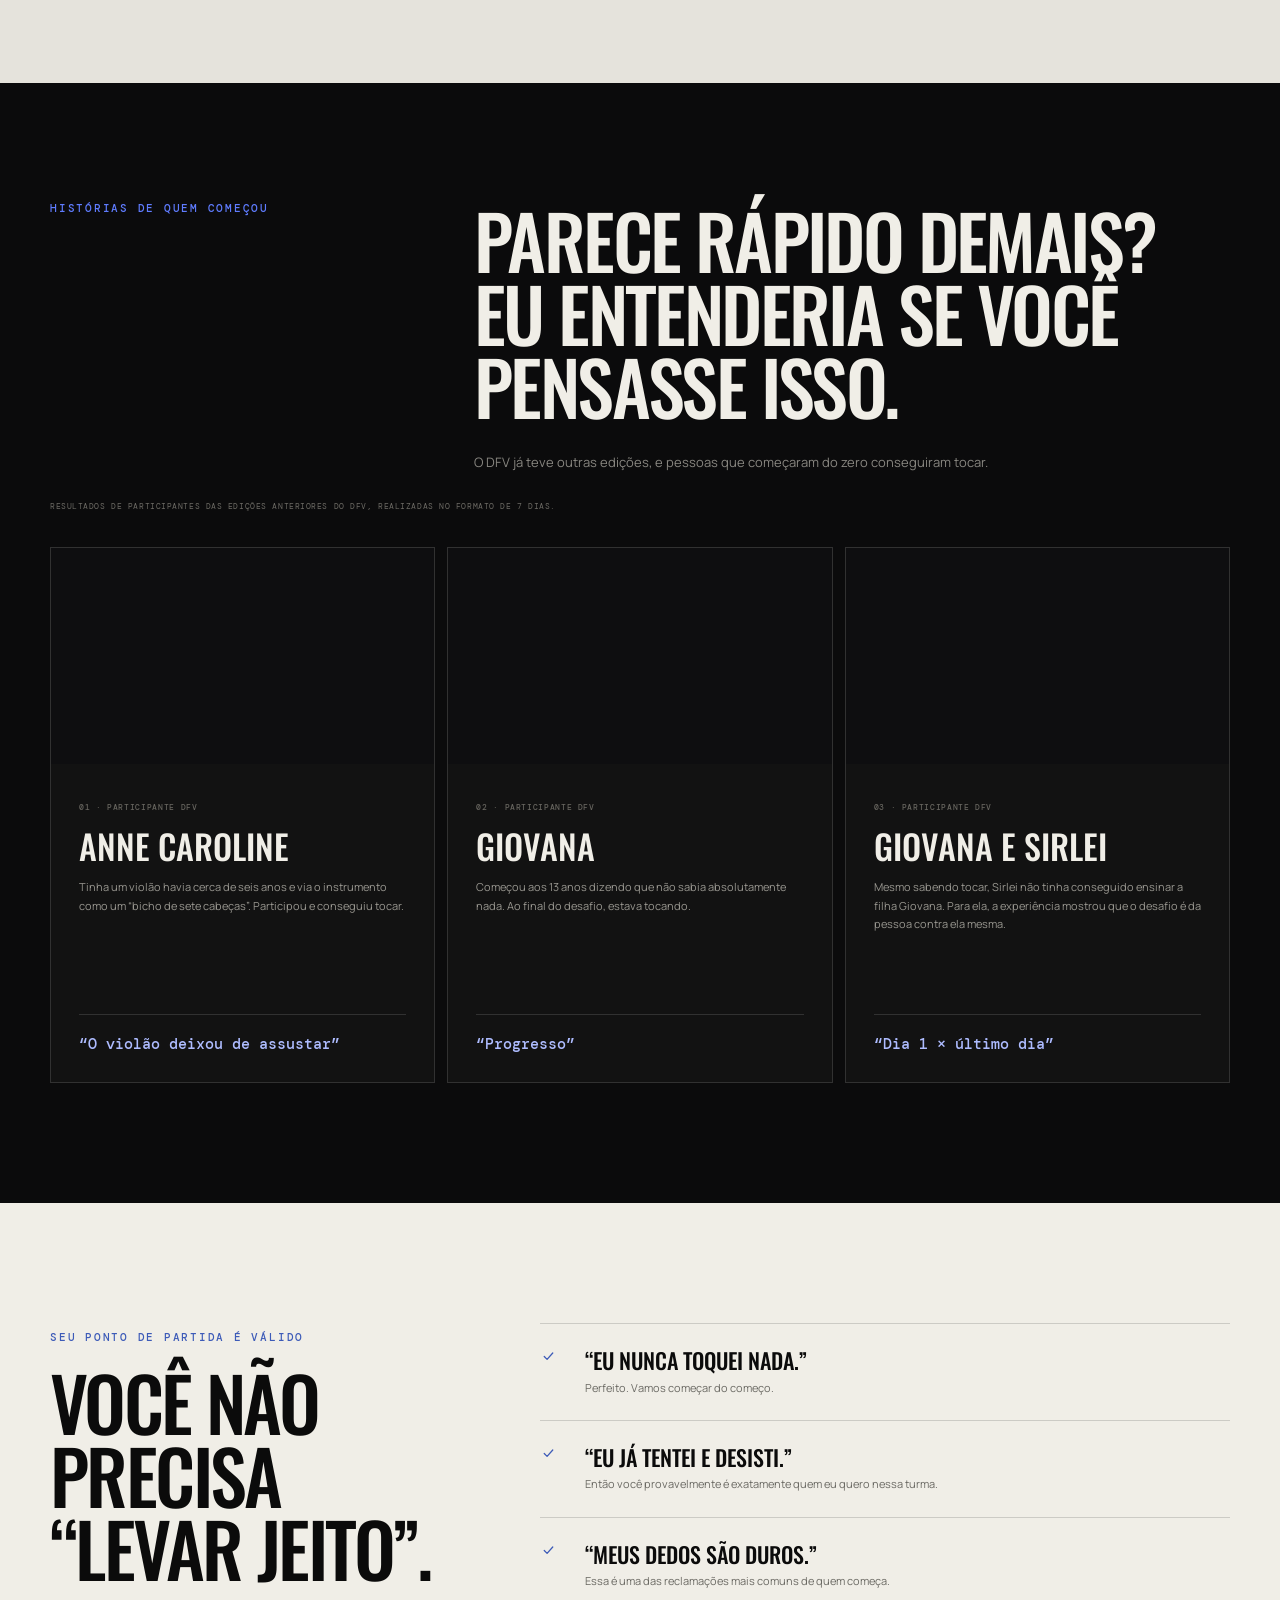
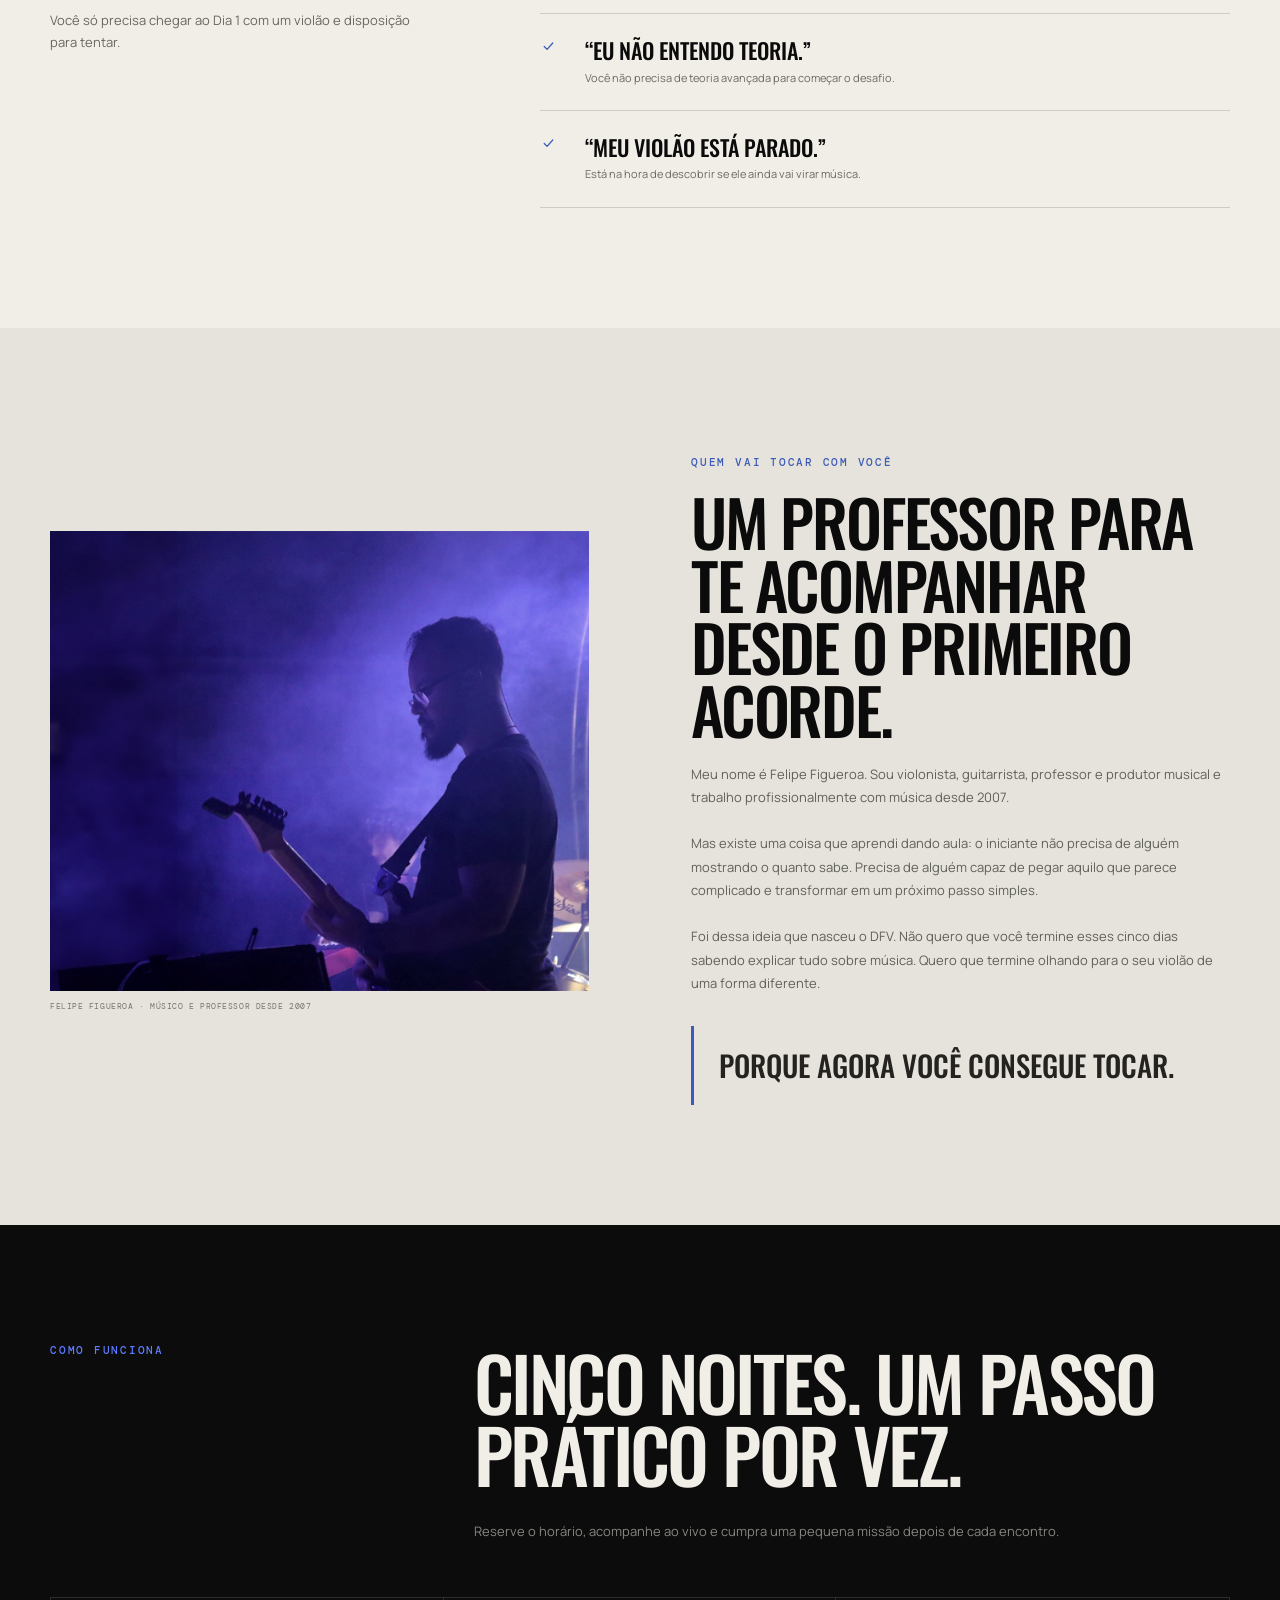
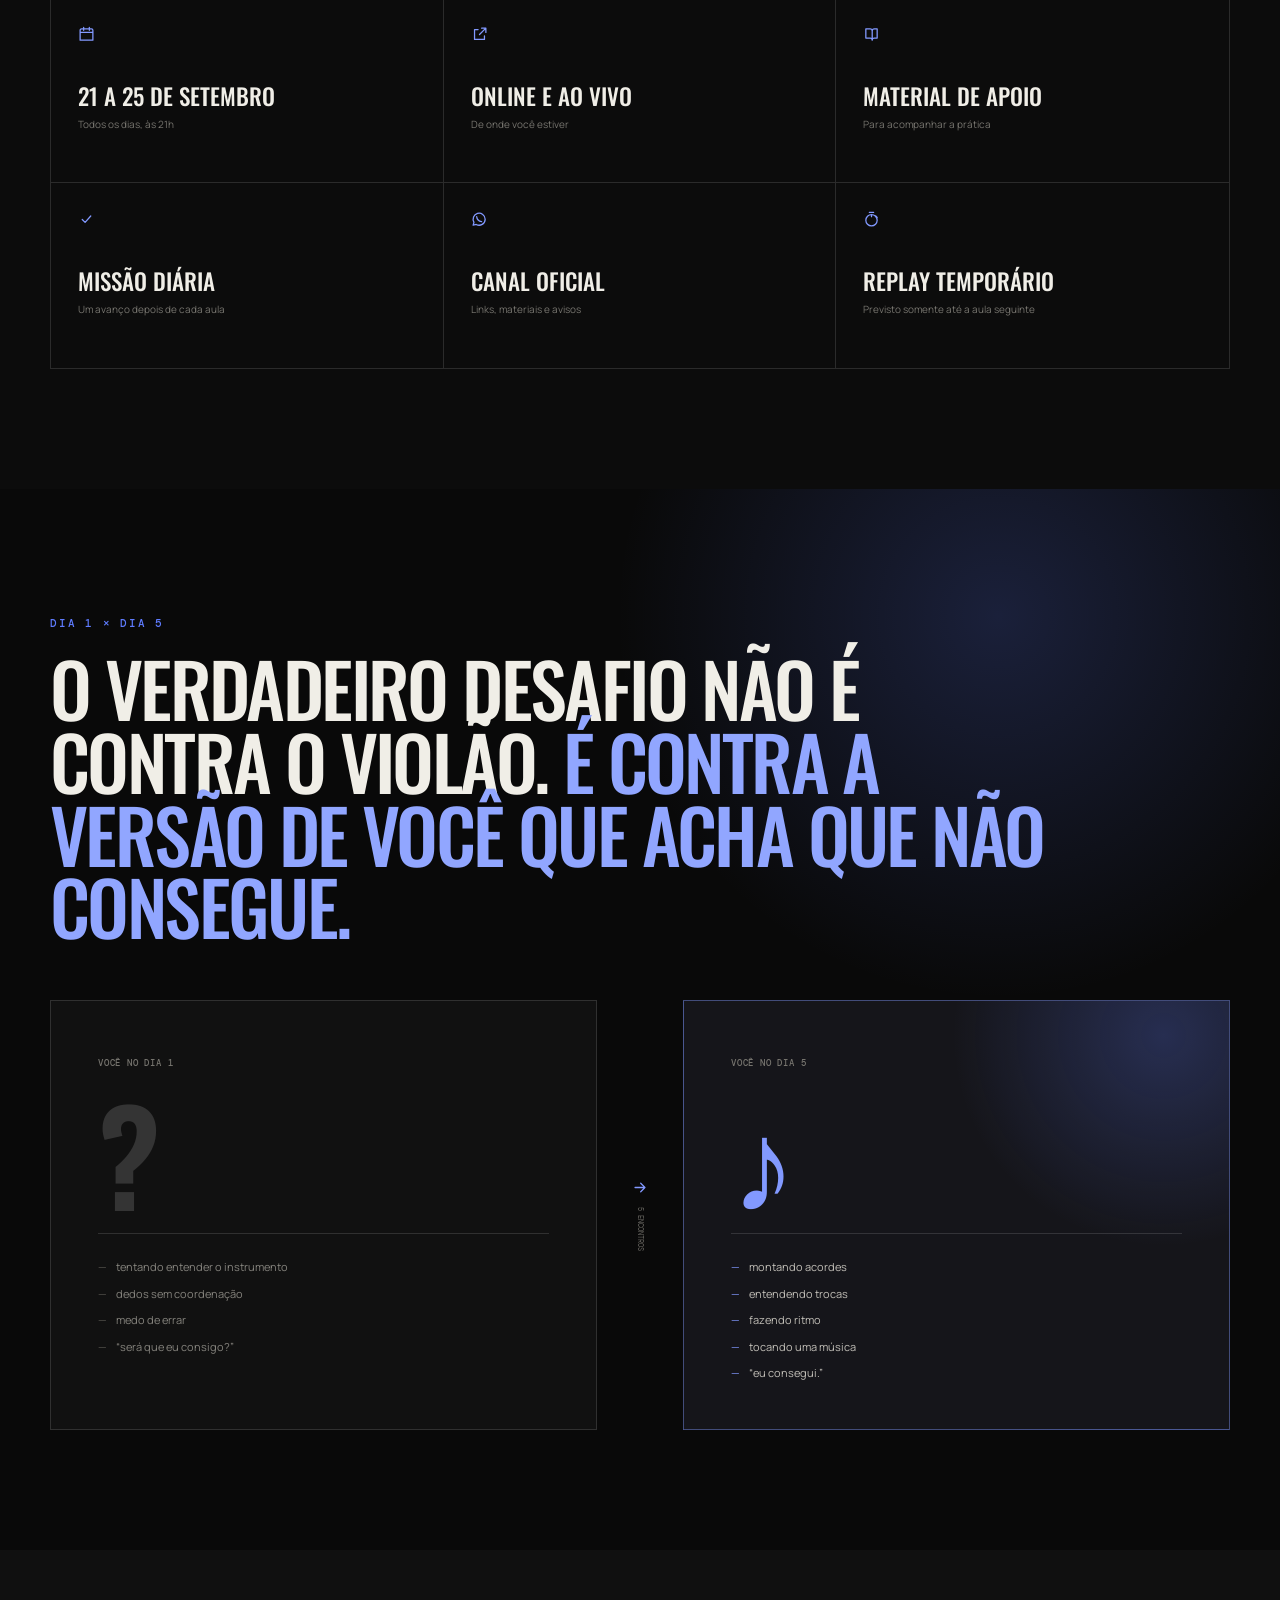
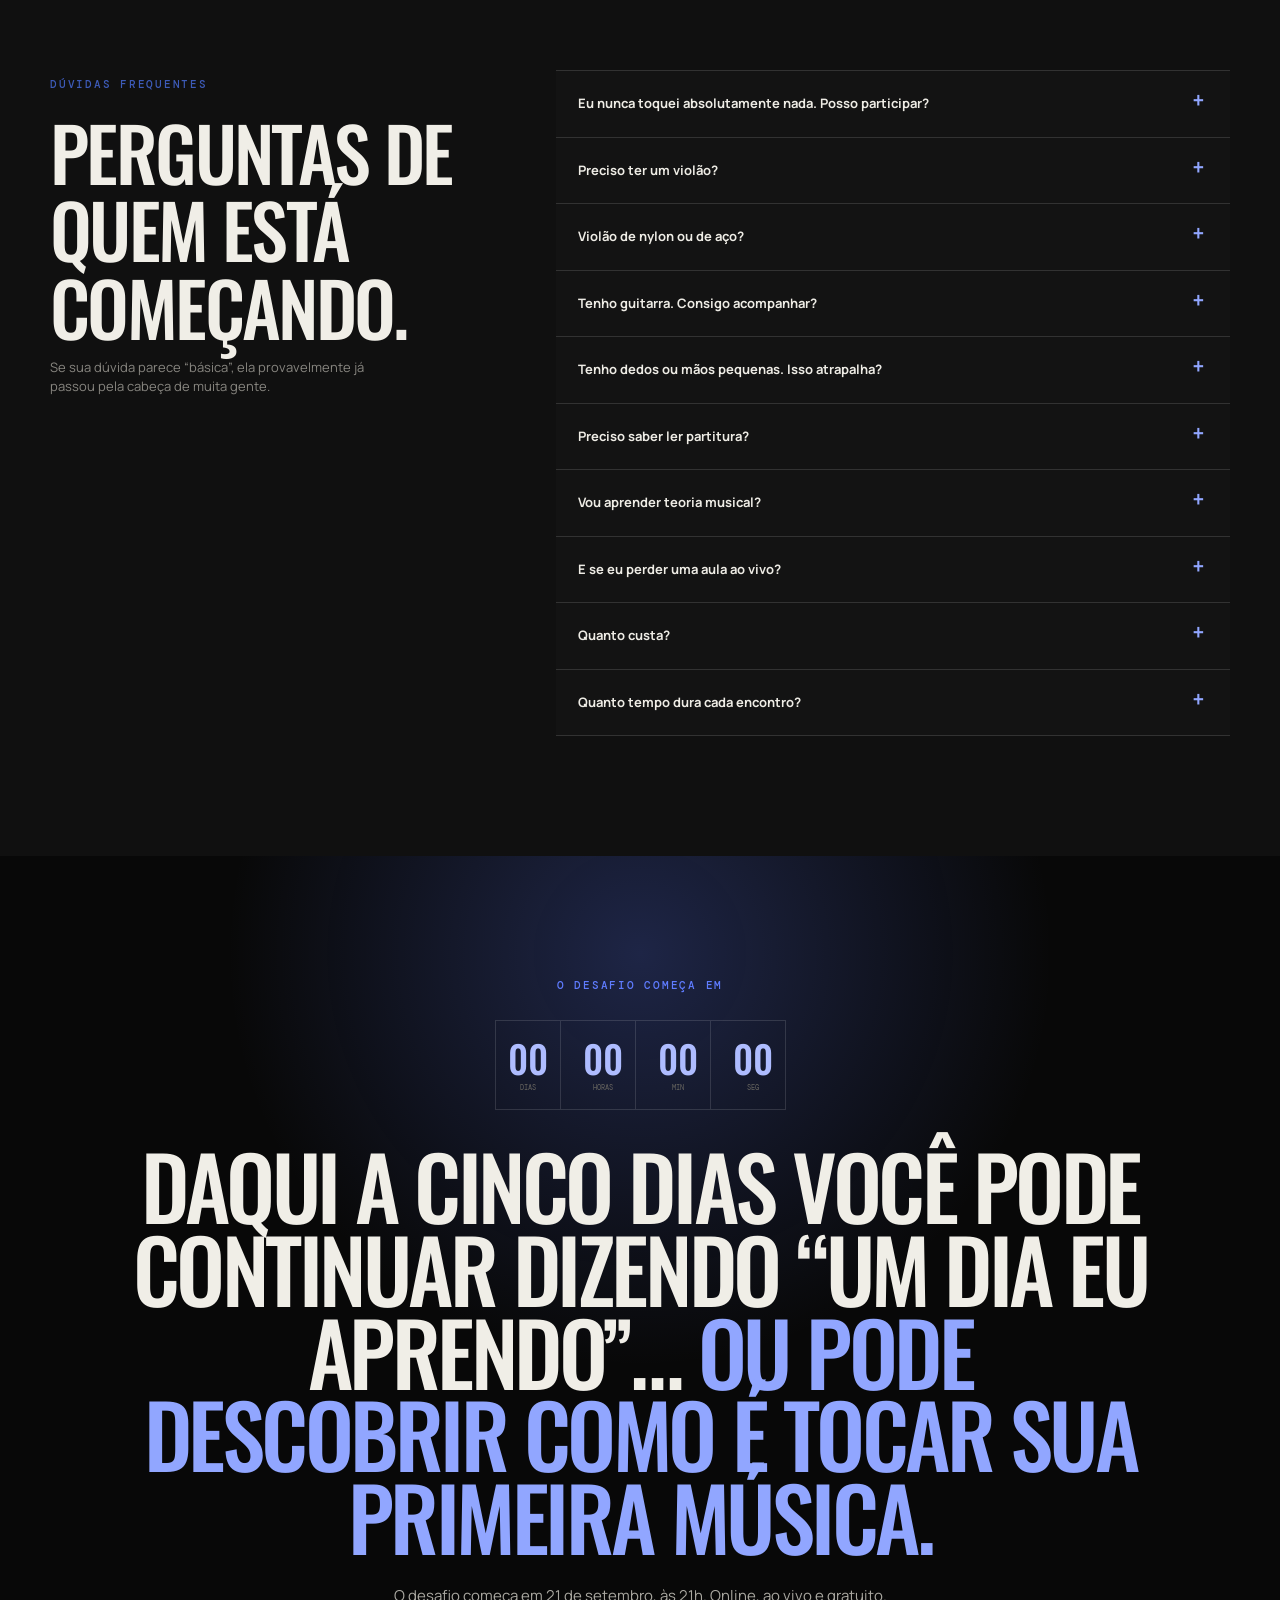
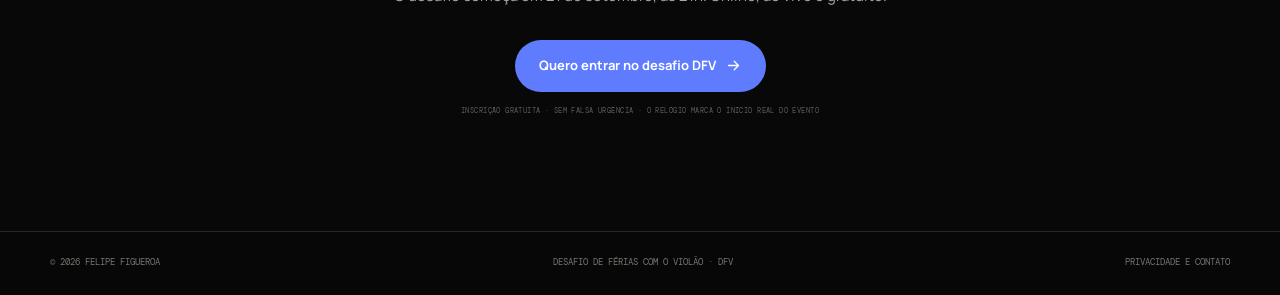
<file: de-ferias-com-violao/index.html>
<!doctype html>
<html lang="pt-BR">
  <head>
    <meta charset="UTF-8" />
    <meta name="viewport" content="width=device-width, initial-scale=1.0" />
    <meta http-equiv="refresh" content="0; url=/dfv/" />
    <script>location.replace(`/dfv/${location.search}${location.hash}`);</script>
    <meta
      name="description"
      content="Participe gratuitamente do Desafio De Férias com o Violão: 5 aulas ao vivo, de 21 a 25 de setembro, para sair do zero e tocar sua primeira música."
    />
    <meta name="theme-color" content="#0b0b0b" />
    <link rel="canonical" href="https://felipefigueroa.com.br/dfv/" />
    <meta property="og:locale" content="pt_BR" />
    <meta property="og:type" content="website" />
    <meta property="og:site_name" content="Felipe Figueroa" />
    <meta property="og:title" content="Desafio De Férias com o Violão — Gratuito e ao vivo" />
    <meta
      property="og:description"
      content="5 dias para tirar o violão do canto e tocar sua primeira música. De 21 a 25 de setembro, às 21h."
    />
    <meta property="og:url" content="https://felipefigueroa.com.br/dfv/" />
    <meta property="og:image" content="https://felipefigueroa.com.br/assets/hero-guitar.png" />
    <meta property="og:image:alt" content="Pessoa tocando um violão acústico" />
    <meta name="twitter:card" content="summary_large_image" />
    <title>Desafio De Férias com o Violão — Gratuito e ao vivo</title>
    <base href="../" />
    <link rel="icon" type="image/x-icon" href="favicon.ico?v=3" />
    <link rel="apple-touch-icon" href="assets/Logo%20Azul%20Felipe.png?v=3" />
    <link rel="preconnect" href="https://fonts.googleapis.com" />
    <link rel="preconnect" href="https://fonts.gstatic.com" crossorigin />
    <link
      href="https://fonts.googleapis.com/css2?family=DM+Mono:wght@300;400;500&family=Manrope:wght@400;500;600;700&family=Oswald:wght@400;500;600;700&display=swap"
      rel="stylesheet"
    />
    <link rel="stylesheet" href="styles.css?v=12" />
  </head>
  <body>
    <div id="app"></div>
    <div id="toast-region" class="toast-region" aria-live="polite"></div>
    <noscript>Ative o JavaScript para visualizar a página do De Férias com o Violão.</noscript>
    <script src="app.js?v=14"></script>
  </body>
</html>
</file>
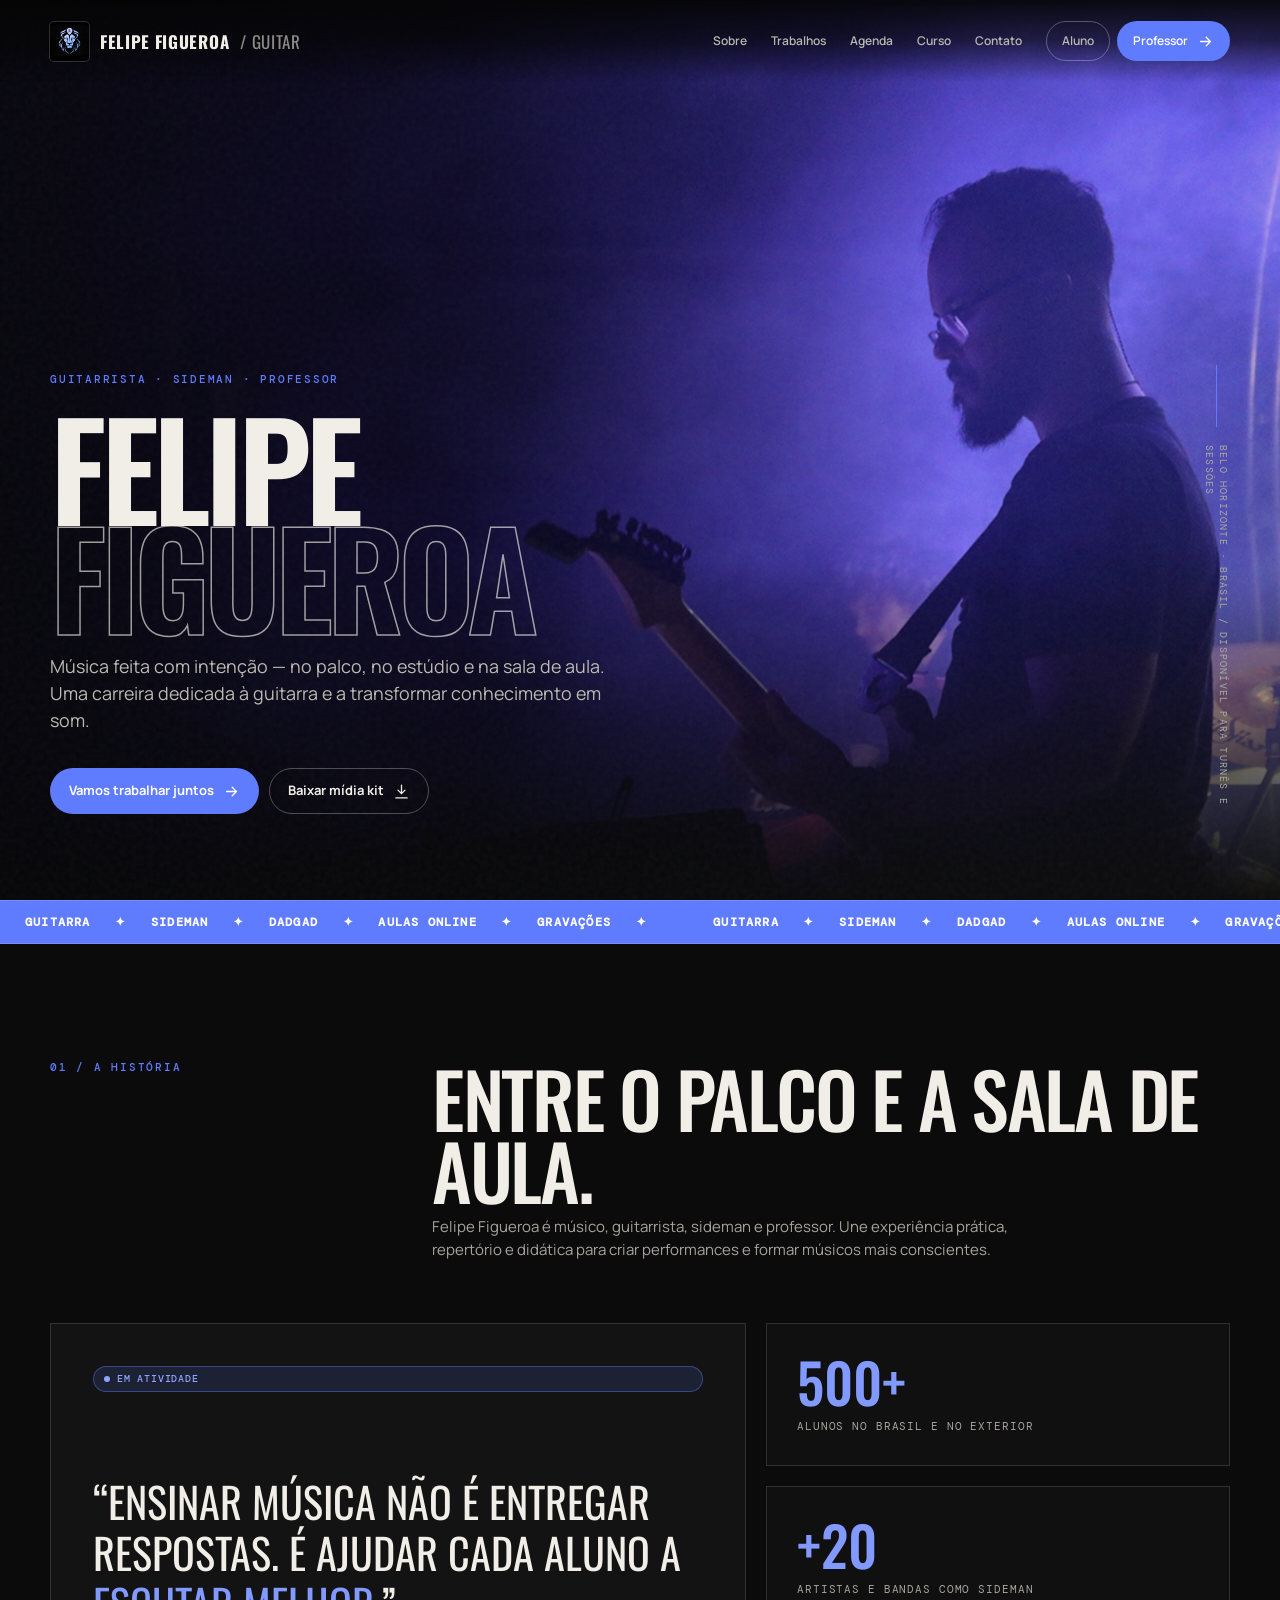
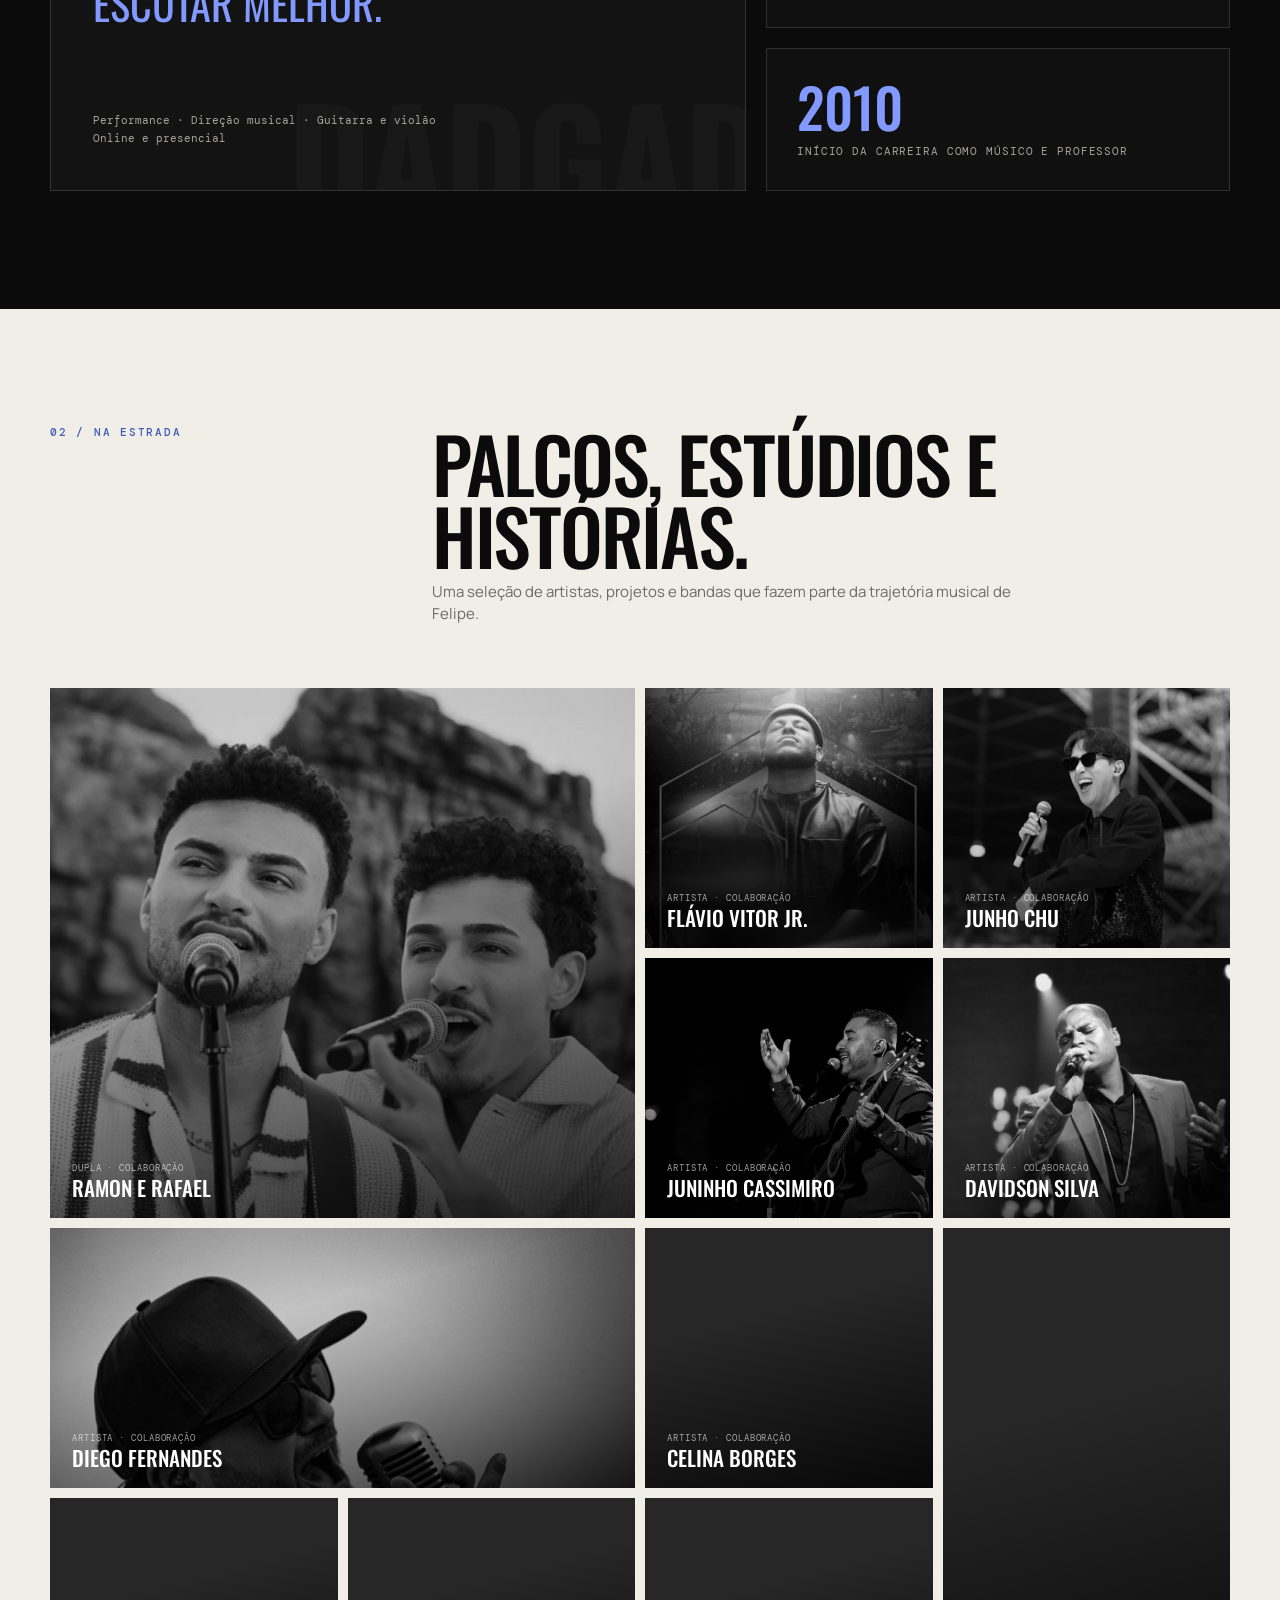
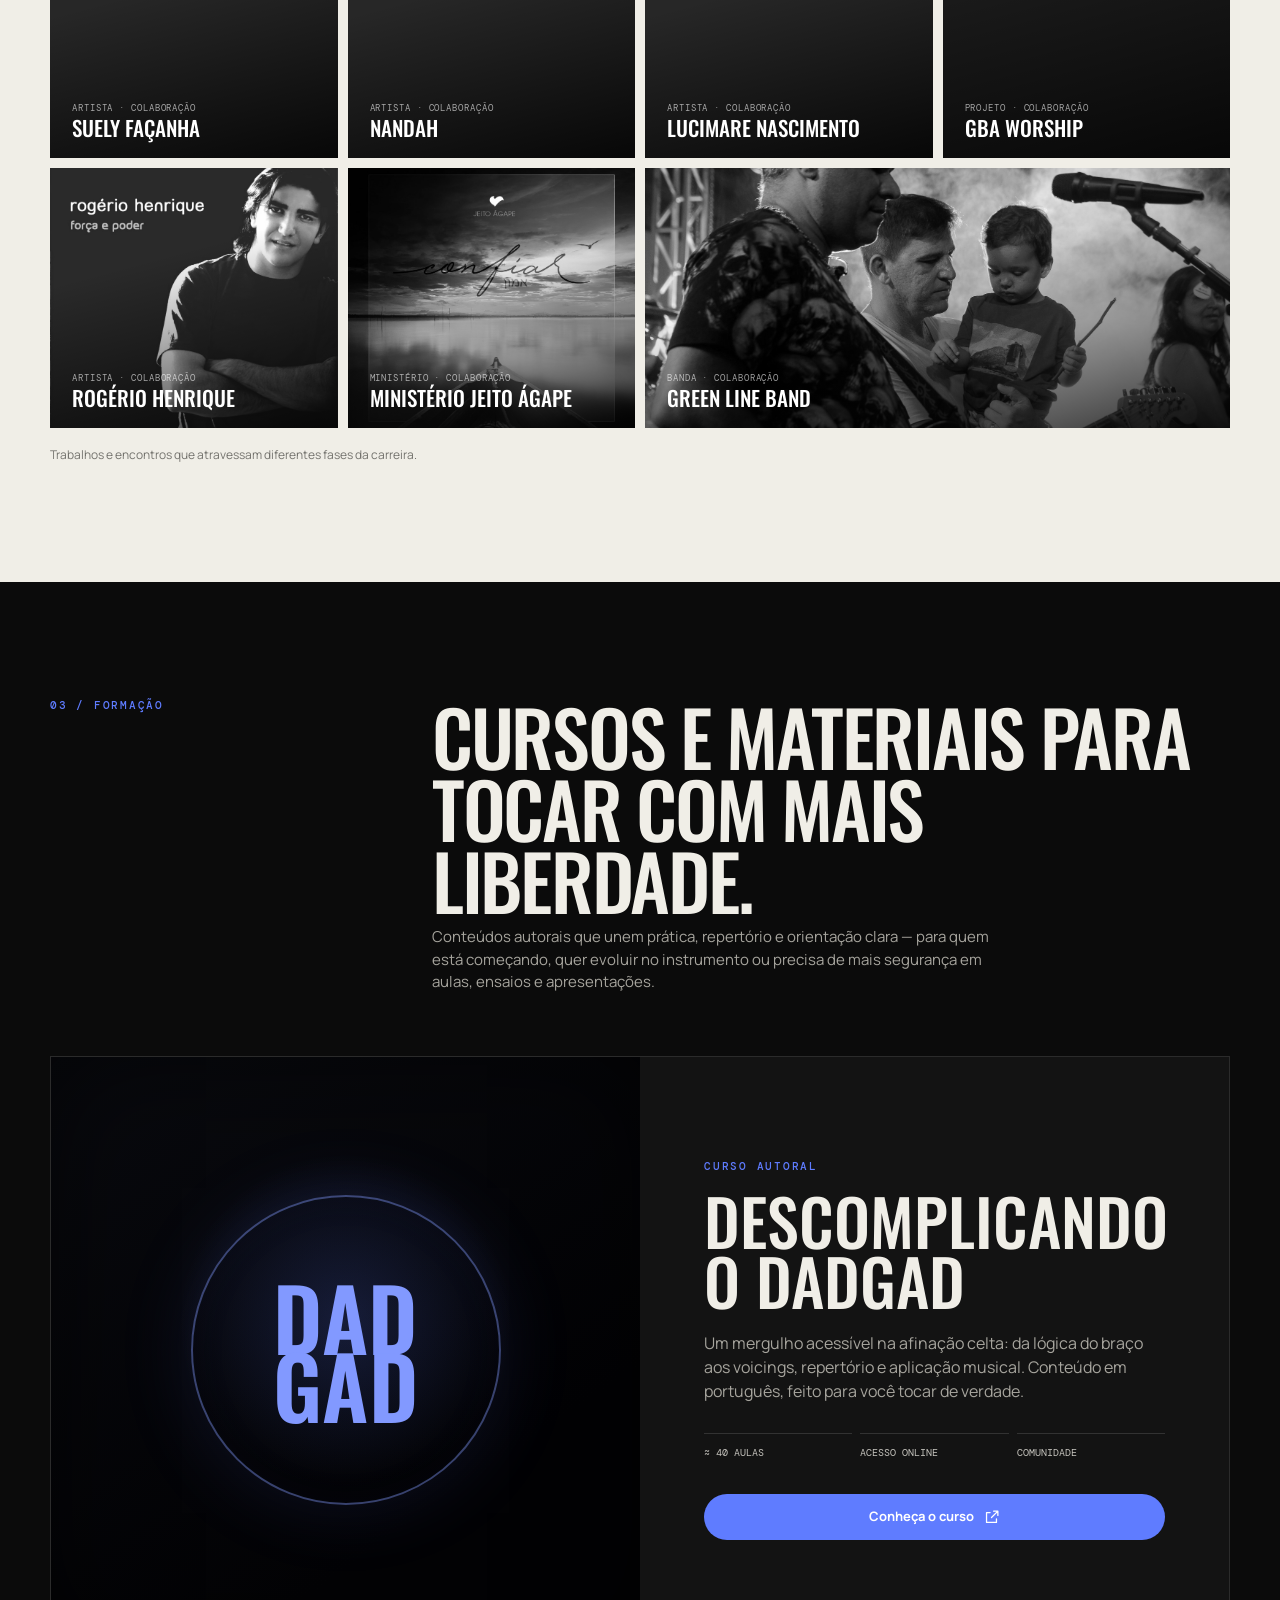
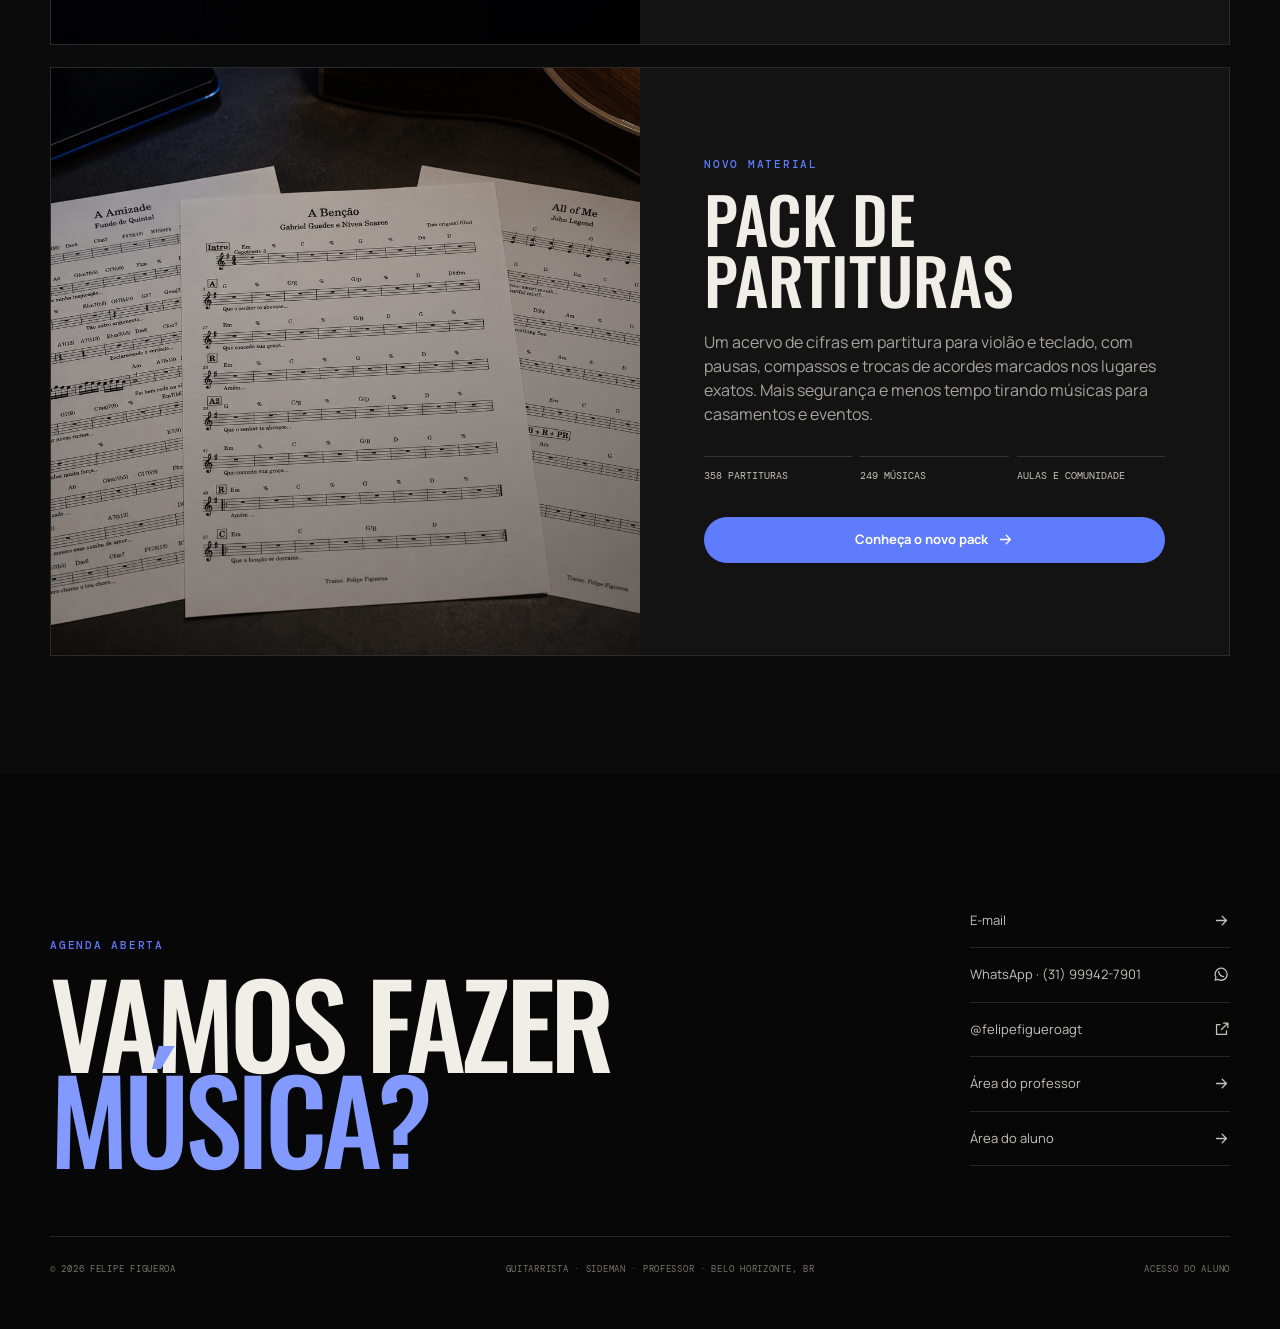
<file: dfv/index.html>
<!doctype html>
<html lang="pt-BR">
  <head>
    <meta charset="UTF-8" />
    <meta name="viewport" content="width=device-width, initial-scale=1.0" />
    <meta
      name="description"
      content="Participe gratuitamente do Desafio De Férias com o Violão: 5 aulas ao vivo, de 21 a 25 de setembro, para sair do zero e tocar sua primeira música."
    />
    <meta name="theme-color" content="#0b0b0b" />
    <link rel="canonical" href="https://felipefigueroa.com.br/dfv/" />
    <meta property="og:locale" content="pt_BR" />
    <meta property="og:type" content="website" />
    <meta property="og:site_name" content="Felipe Figueroa" />
    <meta property="og:title" content="Desafio De Férias com o Violão — Gratuito e ao vivo" />
    <meta property="og:description" content="5 dias para tirar o violão do canto e tocar sua primeira música. De 21 a 25 de setembro, às 21h." />
    <meta property="og:url" content="https://felipefigueroa.com.br/dfv/" />
    <meta property="og:image" content="https://felipefigueroa.com.br/assets/hero-guitar.png" />
    <meta property="og:image:alt" content="Pessoa tocando um violão acústico" />
    <meta name="twitter:card" content="summary_large_image" />
    <title>Desafio De Férias com o Violão — Gratuito e ao vivo</title>
    <base href="../" />
    <link rel="icon" type="image/x-icon" href="favicon.ico?v=3" />
    <link rel="apple-touch-icon" href="assets/Logo%20Azul%20Felipe.png?v=3" />
    <link rel="preconnect" href="https://fonts.googleapis.com" />
    <link rel="preconnect" href="https://fonts.gstatic.com" crossorigin />
    <link href="https://fonts.googleapis.com/css2?family=DM+Mono:wght@300;400;500&family=Manrope:wght@400;500;600;700&family=Oswald:wght@400;500;600;700&display=swap" rel="stylesheet" />
    <link rel="stylesheet" href="styles.css?v=14" />
  </head>
  <body>
    <div id="app"></div>
    <div id="toast-region" class="toast-region" aria-live="polite"></div>
    <noscript>Ative o JavaScript para visualizar a página do Desafio De Férias com o Violão.</noscript>
    <script src="app.js?v=18"></script>
  </body>
</html>
</file>
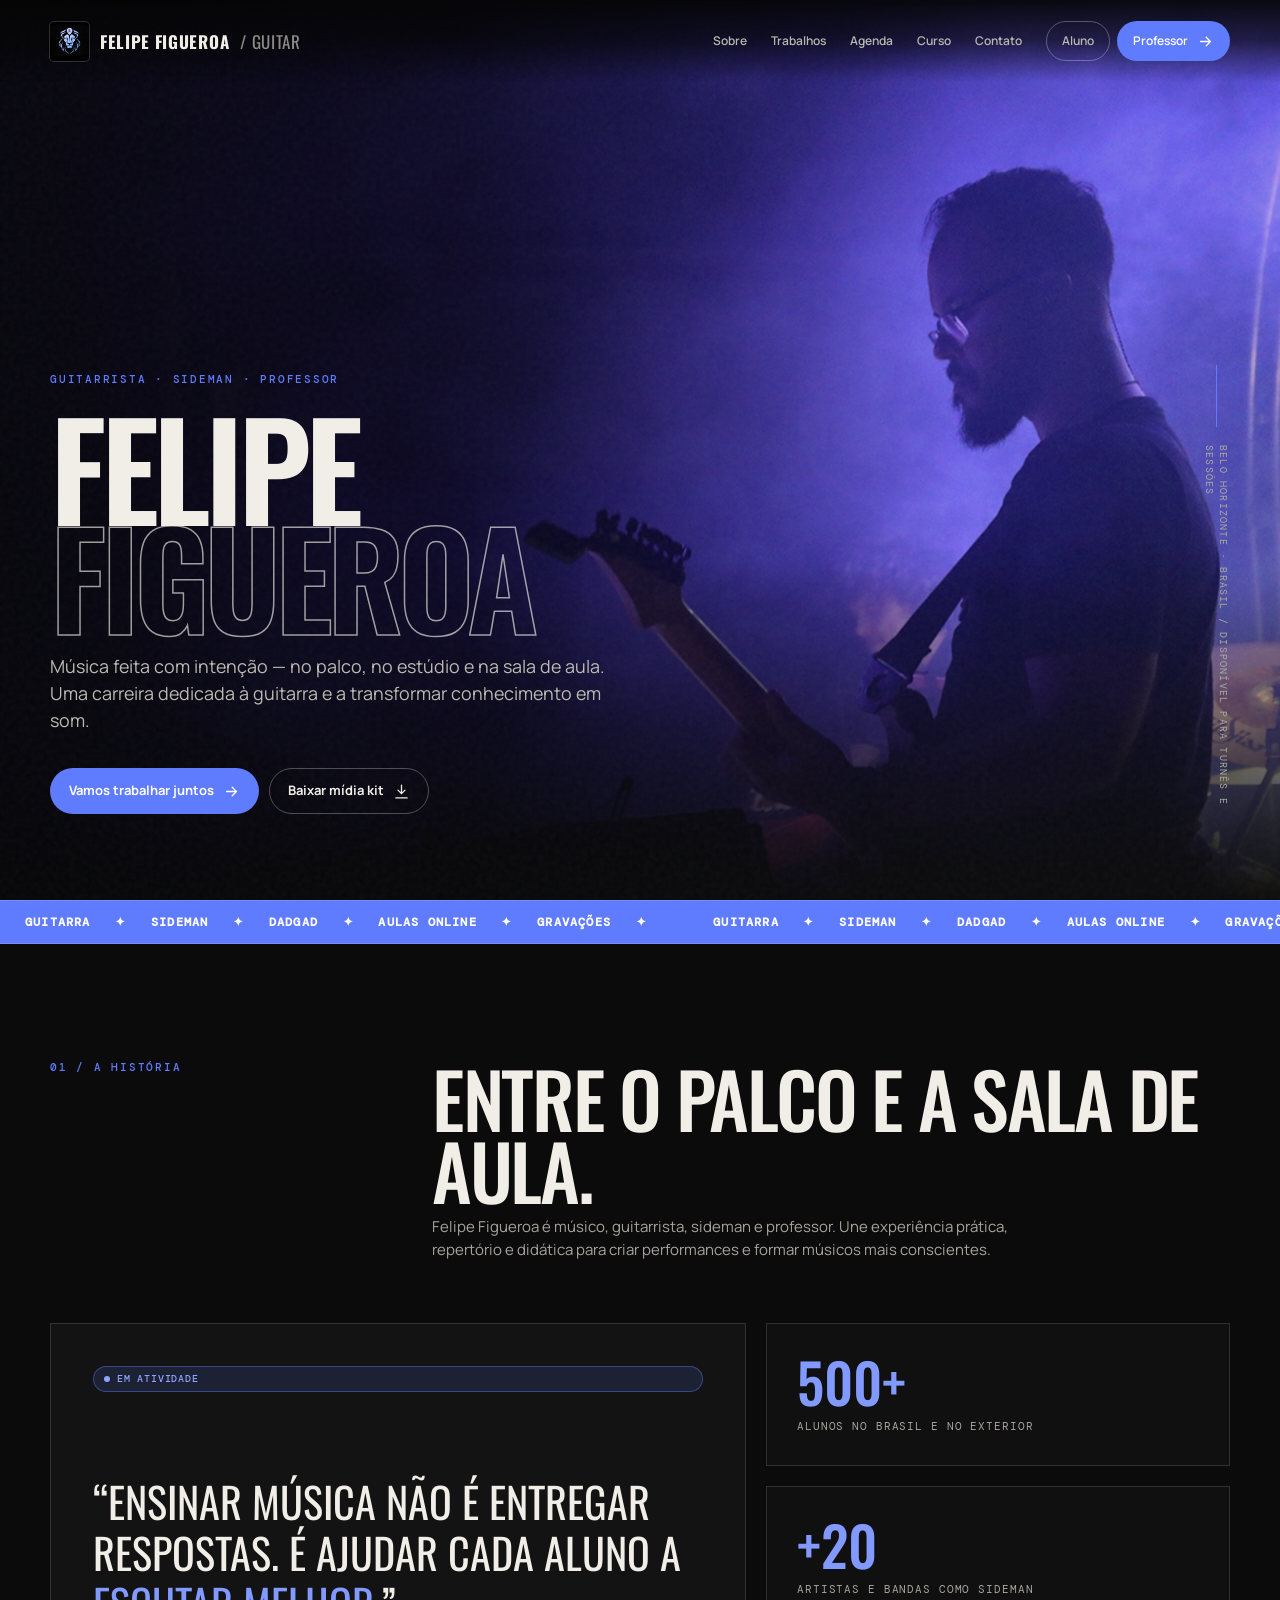
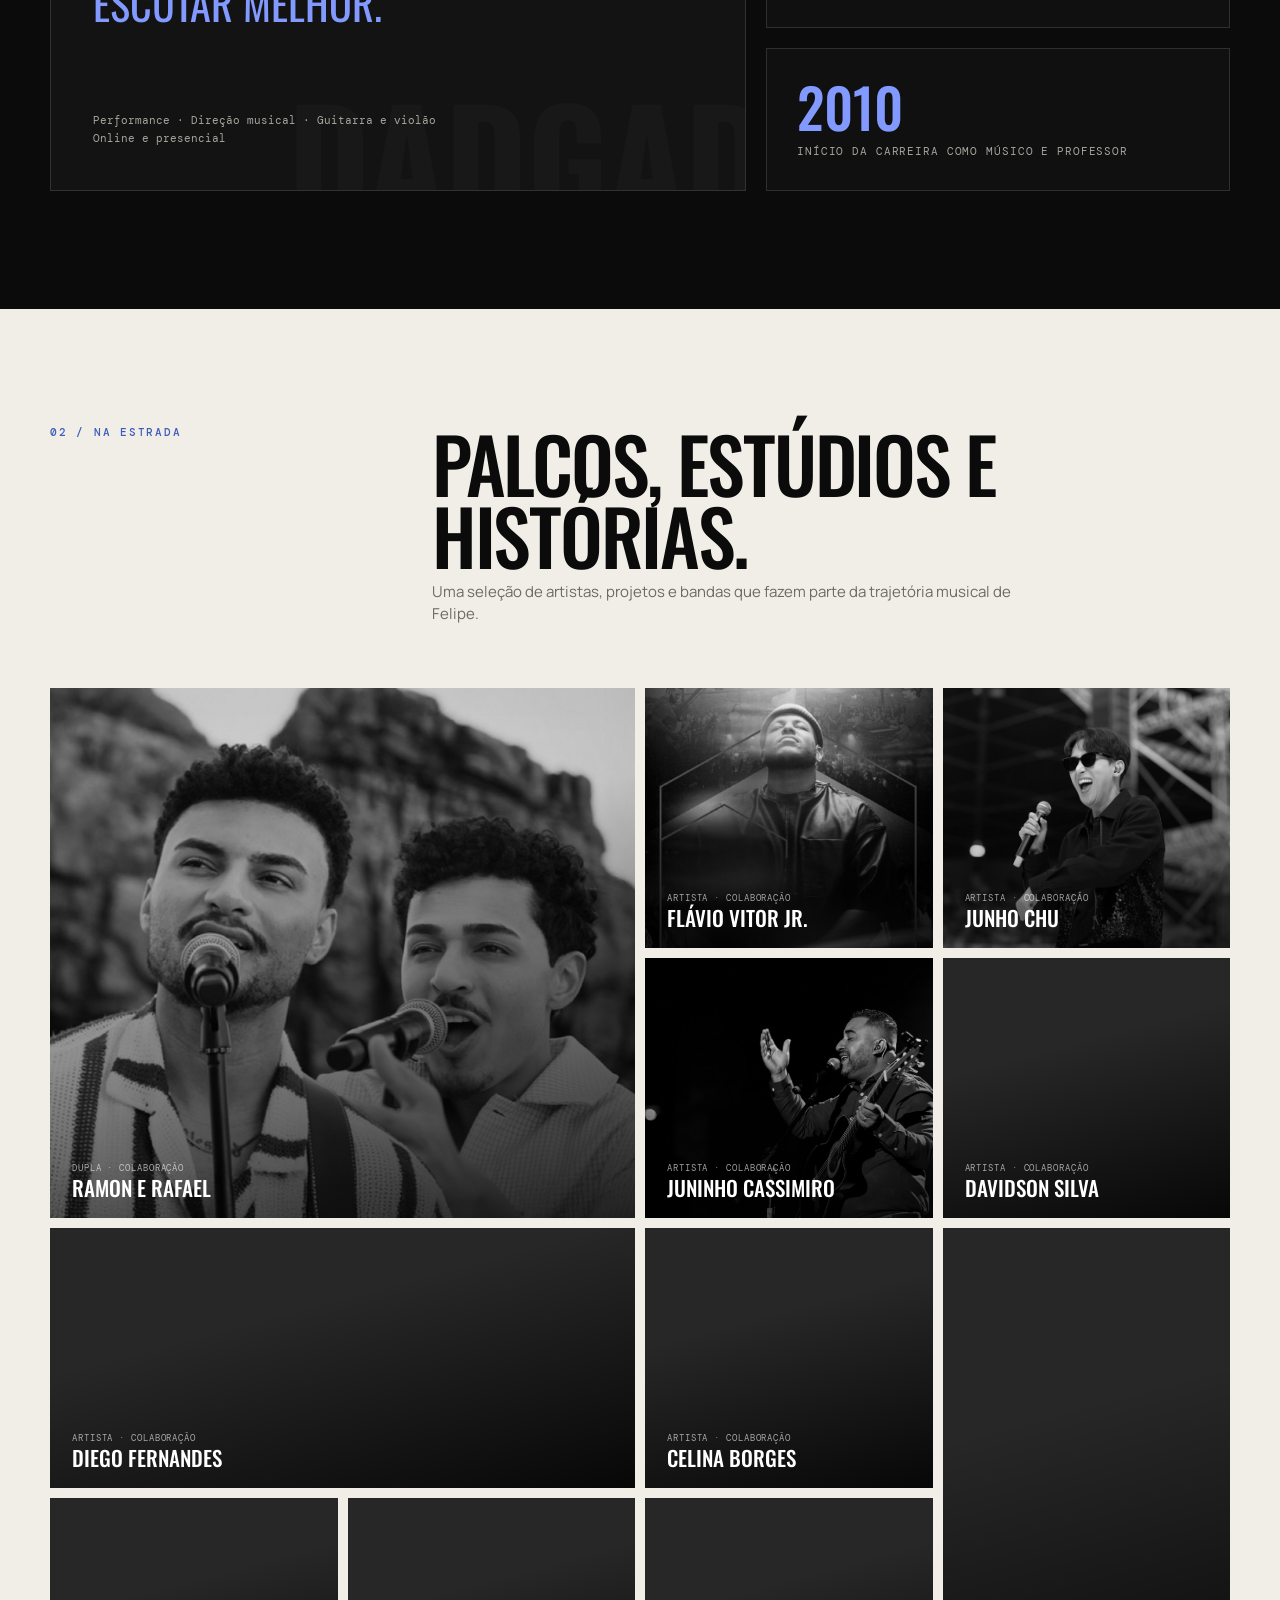
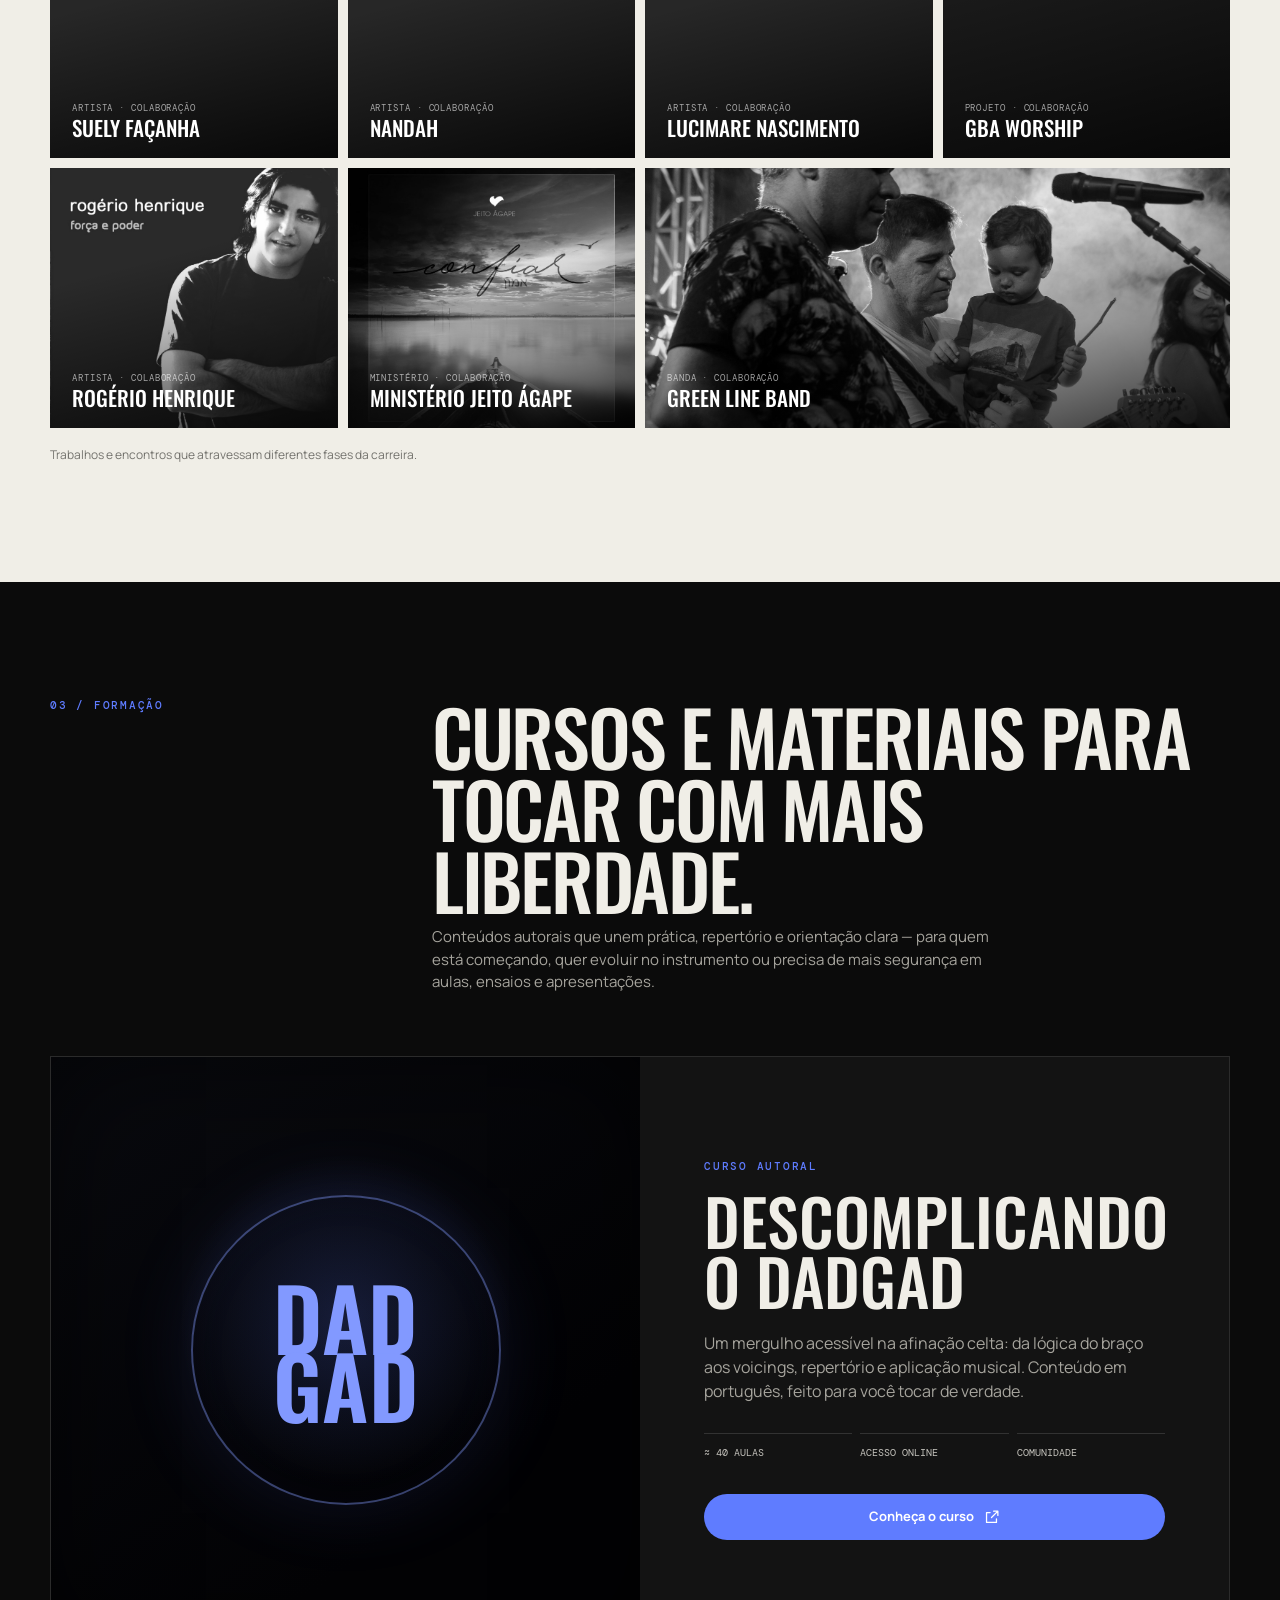
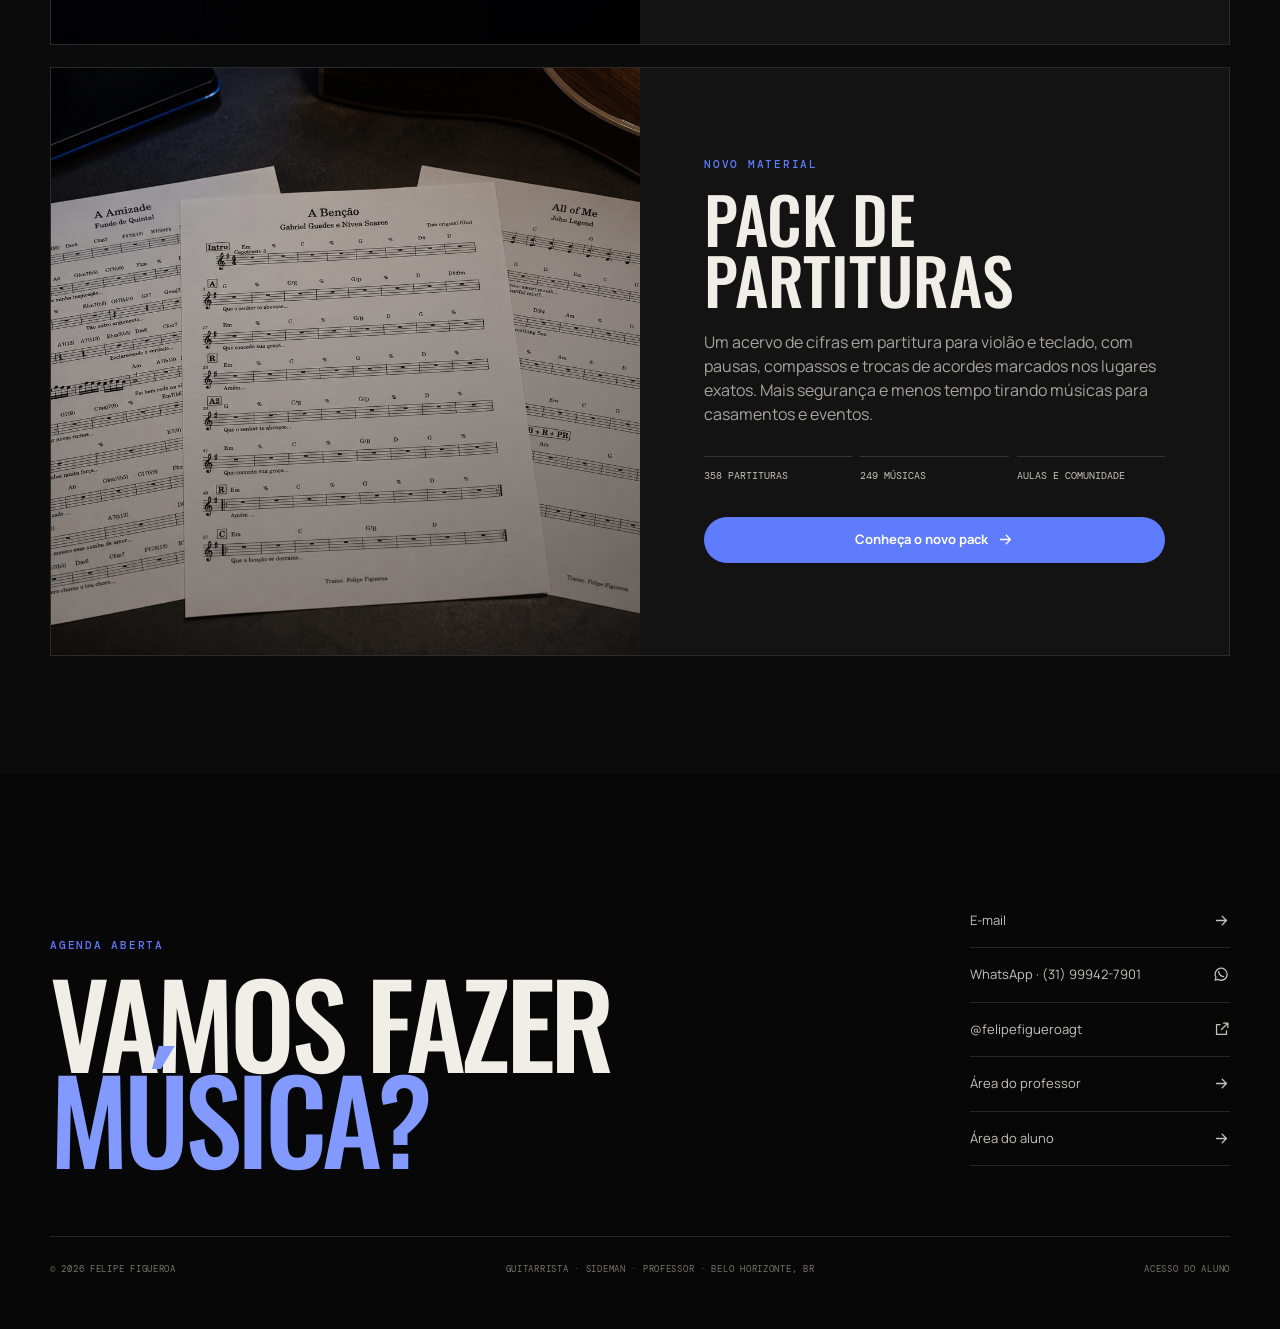
<file: partituras/index.html>
<!doctype html>
<html lang="pt-BR">
  <head>
    <meta charset="UTF-8" />
    <meta name="viewport" content="width=device-width, initial-scale=1.0" />
    <!-- Remova esta meta tag quando a entrega e o checkout estiverem definidos. -->
    <meta name="robots" content="noindex, nofollow, noarchive" />
    <meta
      name="description"
      content="Mais de 358 cifras em partitura para violão e teclado, com pausas, compassos e trocas de acordes nos lugares exatos. Pack fundador por R$ 147, com aulas e comunidade gratuita."
    />
    <meta name="theme-color" content="#090909" />
    <link rel="canonical" href="https://felipefigueroa.com.br/partituras/" />
    <meta property="og:locale" content="pt_BR" />
    <meta property="og:type" content="website" />
    <meta property="og:site_name" content="Felipe Figueroa" />
    <meta property="og:title" content="Cifras em Partitura | Felipe Figueroa" />
    <meta
      property="og:description"
      content="Tire a música uma vez. Toque sempre. Um acervo com mais de 358 cifras em partitura para músicos de casamentos e eventos."
    />
    <meta property="og:url" content="https://felipefigueroa.com.br/partituras/" />
    <meta property="og:image" content="https://felipefigueroa.com.br/assets/partituras-mockup-real.jpg" />
    <meta property="og:image:alt" content="Violão, teclado e partituras sobre uma mesa de preparação musical" />
    <meta name="twitter:card" content="summary_large_image" />
    <title>Cifras em Partitura | Felipe Figueroa</title>
    <base href="../" />
    <link rel="icon" type="image/x-icon" href="favicon.ico?v=3" />
    <link rel="apple-touch-icon" href="assets/Logo%20Azul%20Felipe.png?v=3" />
    <link rel="preconnect" href="https://fonts.googleapis.com" />
    <link rel="preconnect" href="https://fonts.gstatic.com" crossorigin />
    <link
      href="https://fonts.googleapis.com/css2?family=DM+Mono:wght@300;400;500&family=Manrope:wght@400;500;600;700&family=Oswald:wght@400;500;600;700&display=swap"
      rel="stylesheet"
    />
    <link rel="stylesheet" href="styles.css?v=11" />
  </head>
  <body>
    <div id="app"></div>
    <div id="toast-region" class="toast-region" aria-live="polite"></div>
    <noscript>Ative o JavaScript para visualizar a página do acervo de cifras em partitura.</noscript>
    <script src="assets/partituras-catalog.js"></script>
    <script src="app.js?v=14"></script>
  </body>
</html>
</file>
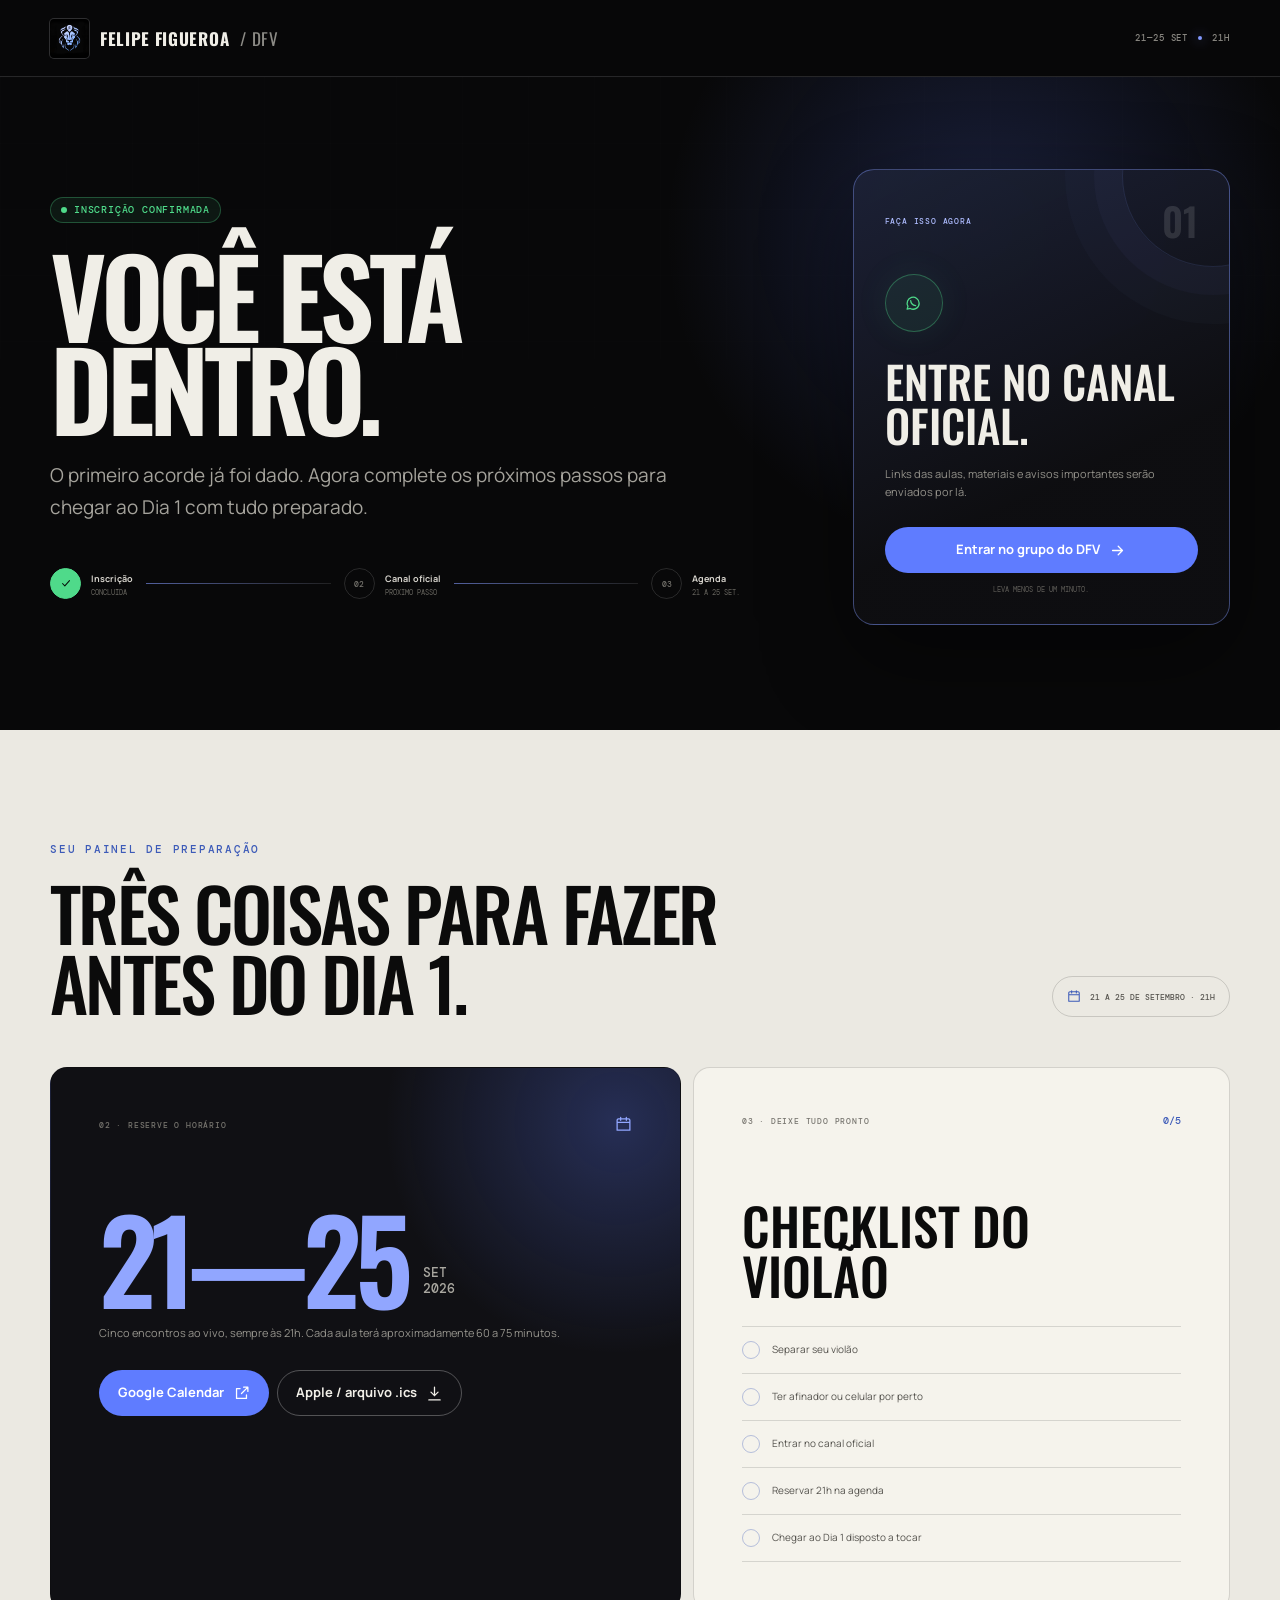
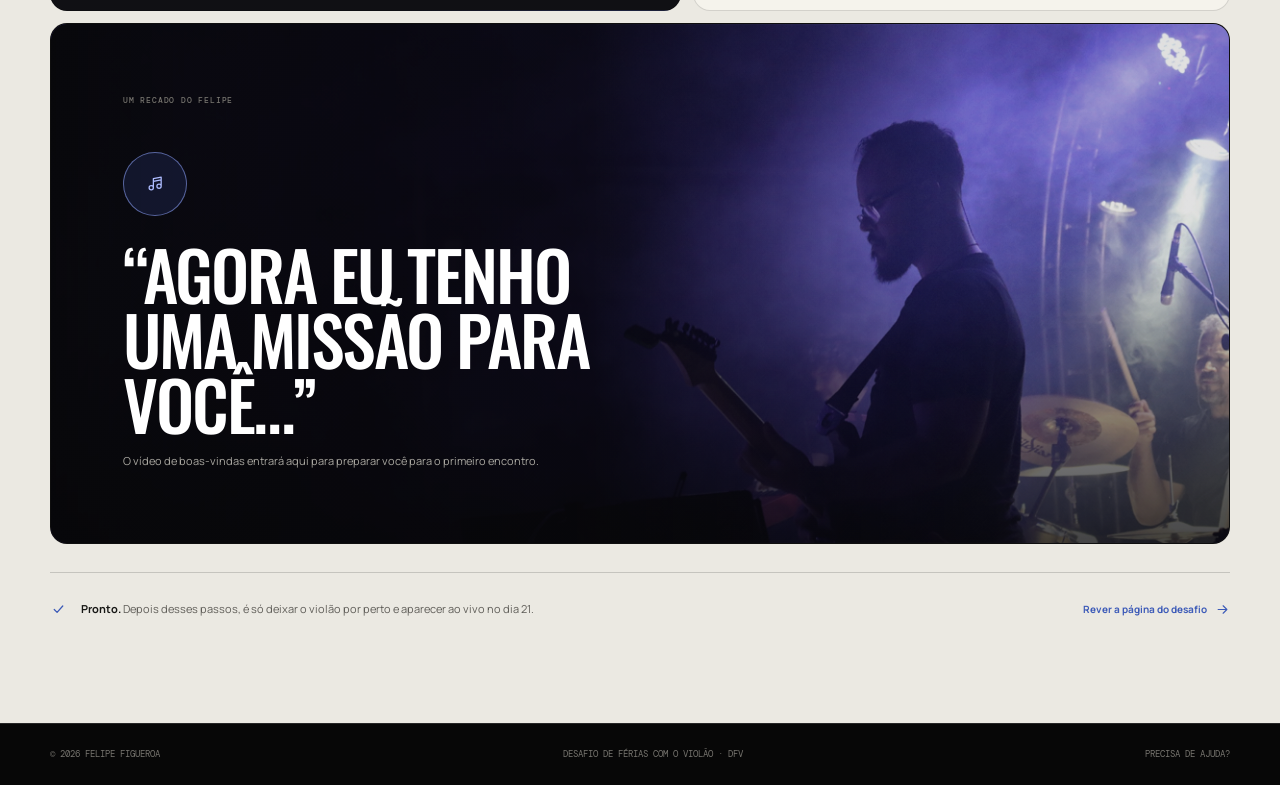
<file: de-ferias-com-violao/confirmacao/index.html>
<!doctype html>
<html lang="pt-BR">
  <head>
    <meta charset="UTF-8" />
    <meta name="viewport" content="width=device-width, initial-scale=1.0" />
    <meta http-equiv="refresh" content="0; url=/dfv/confirmacao/" />
    <script>location.replace(`/dfv/confirmacao/${location.search}${location.hash}`);</script>
    <meta name="robots" content="noindex, nofollow, noarchive" />
    <meta name="description" content="Confirmação de inscrição no Desafio De Férias com o Violão." />
    <meta name="theme-color" content="#0b0b0b" />
    <title>Inscrição confirmada — DFV</title>
    <base href="../../" />
    <link rel="icon" type="image/x-icon" href="favicon.ico?v=3" />
    <link rel="apple-touch-icon" href="assets/Logo%20Azul%20Felipe.png?v=3" />
    <link rel="preconnect" href="https://fonts.googleapis.com" />
    <link rel="preconnect" href="https://fonts.gstatic.com" crossorigin />
    <link href="https://fonts.googleapis.com/css2?family=DM+Mono:wght@300;400;500&family=Manrope:wght@400;500;600;700&family=Oswald:wght@400;500;600;700&display=swap" rel="stylesheet" />
    <link rel="stylesheet" href="styles.css?v=12" />
  </head>
  <body>
    <div id="app"></div>
    <div id="toast-region" class="toast-region" aria-live="polite"></div>
    <noscript>Ative o JavaScript para visualizar a confirmação da sua inscrição.</noscript>
    <script src="app.js?v=14"></script>
  </body>
</html>
</file>
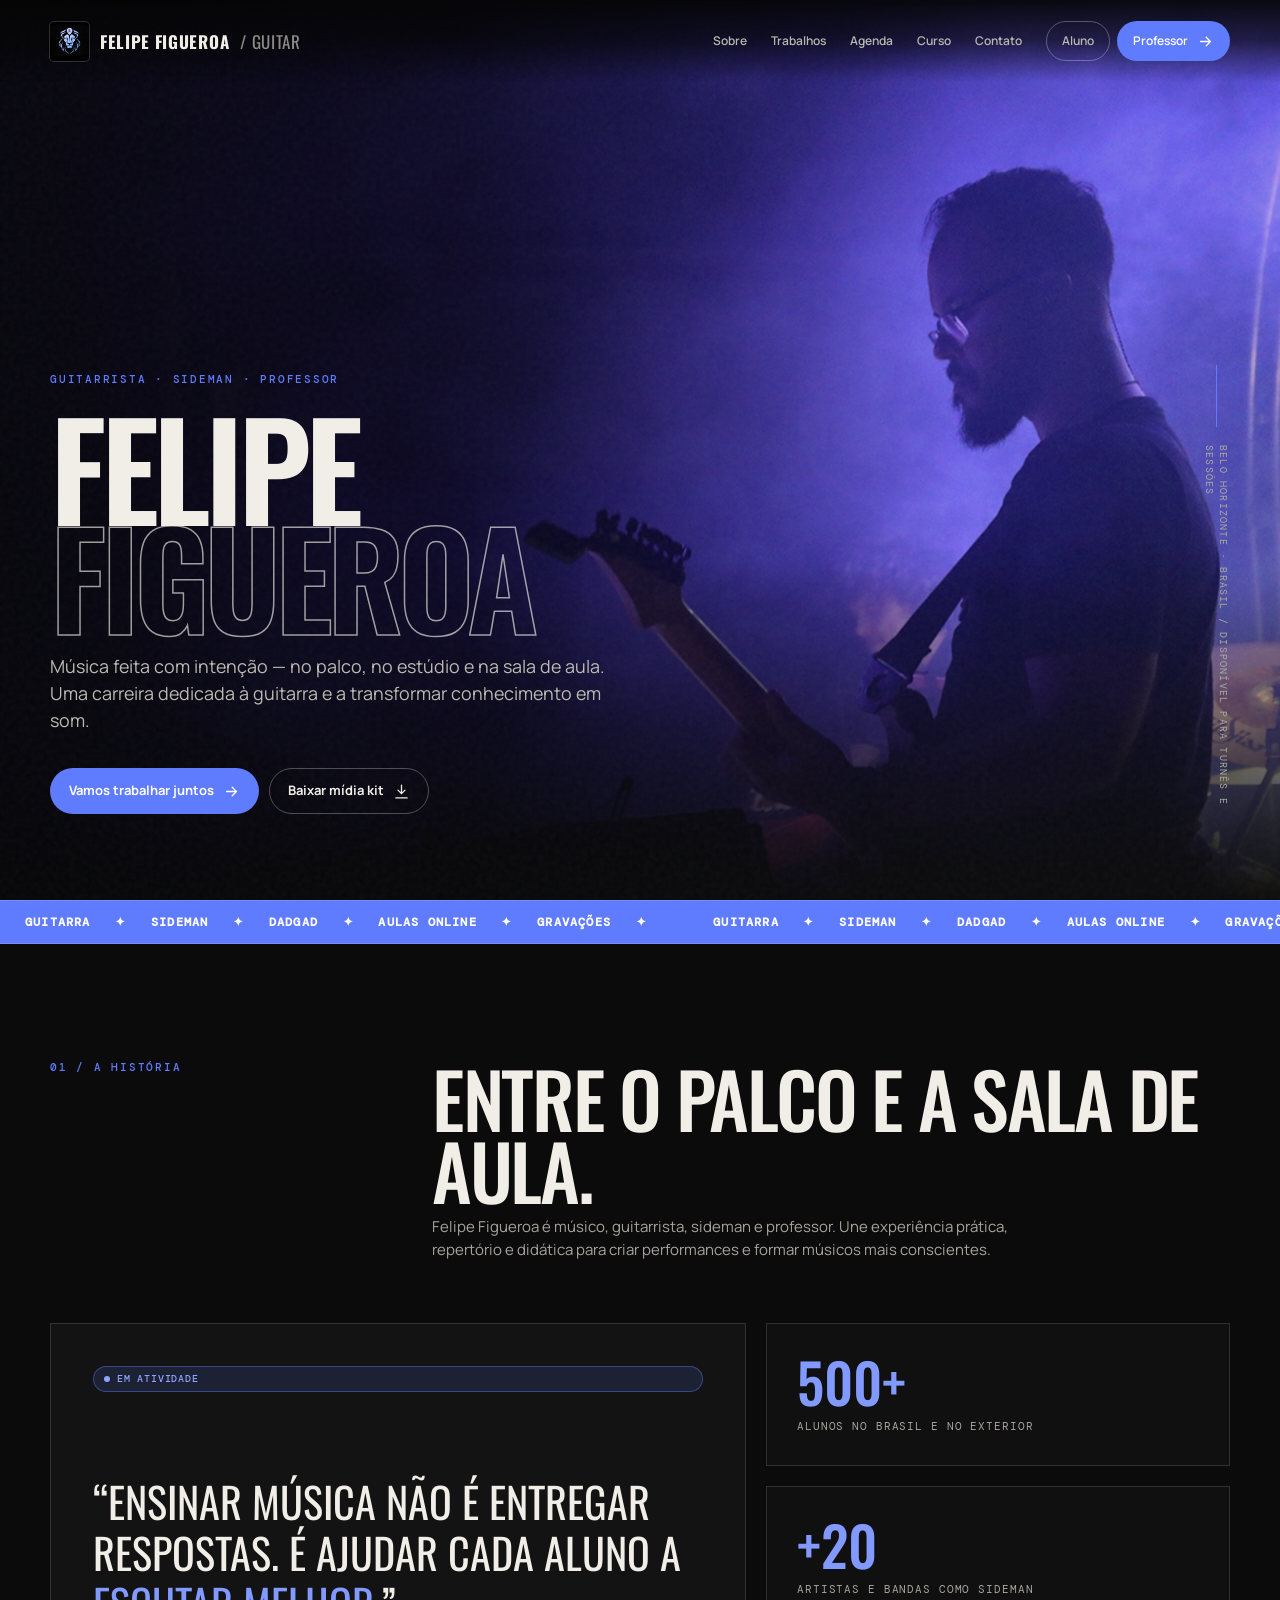
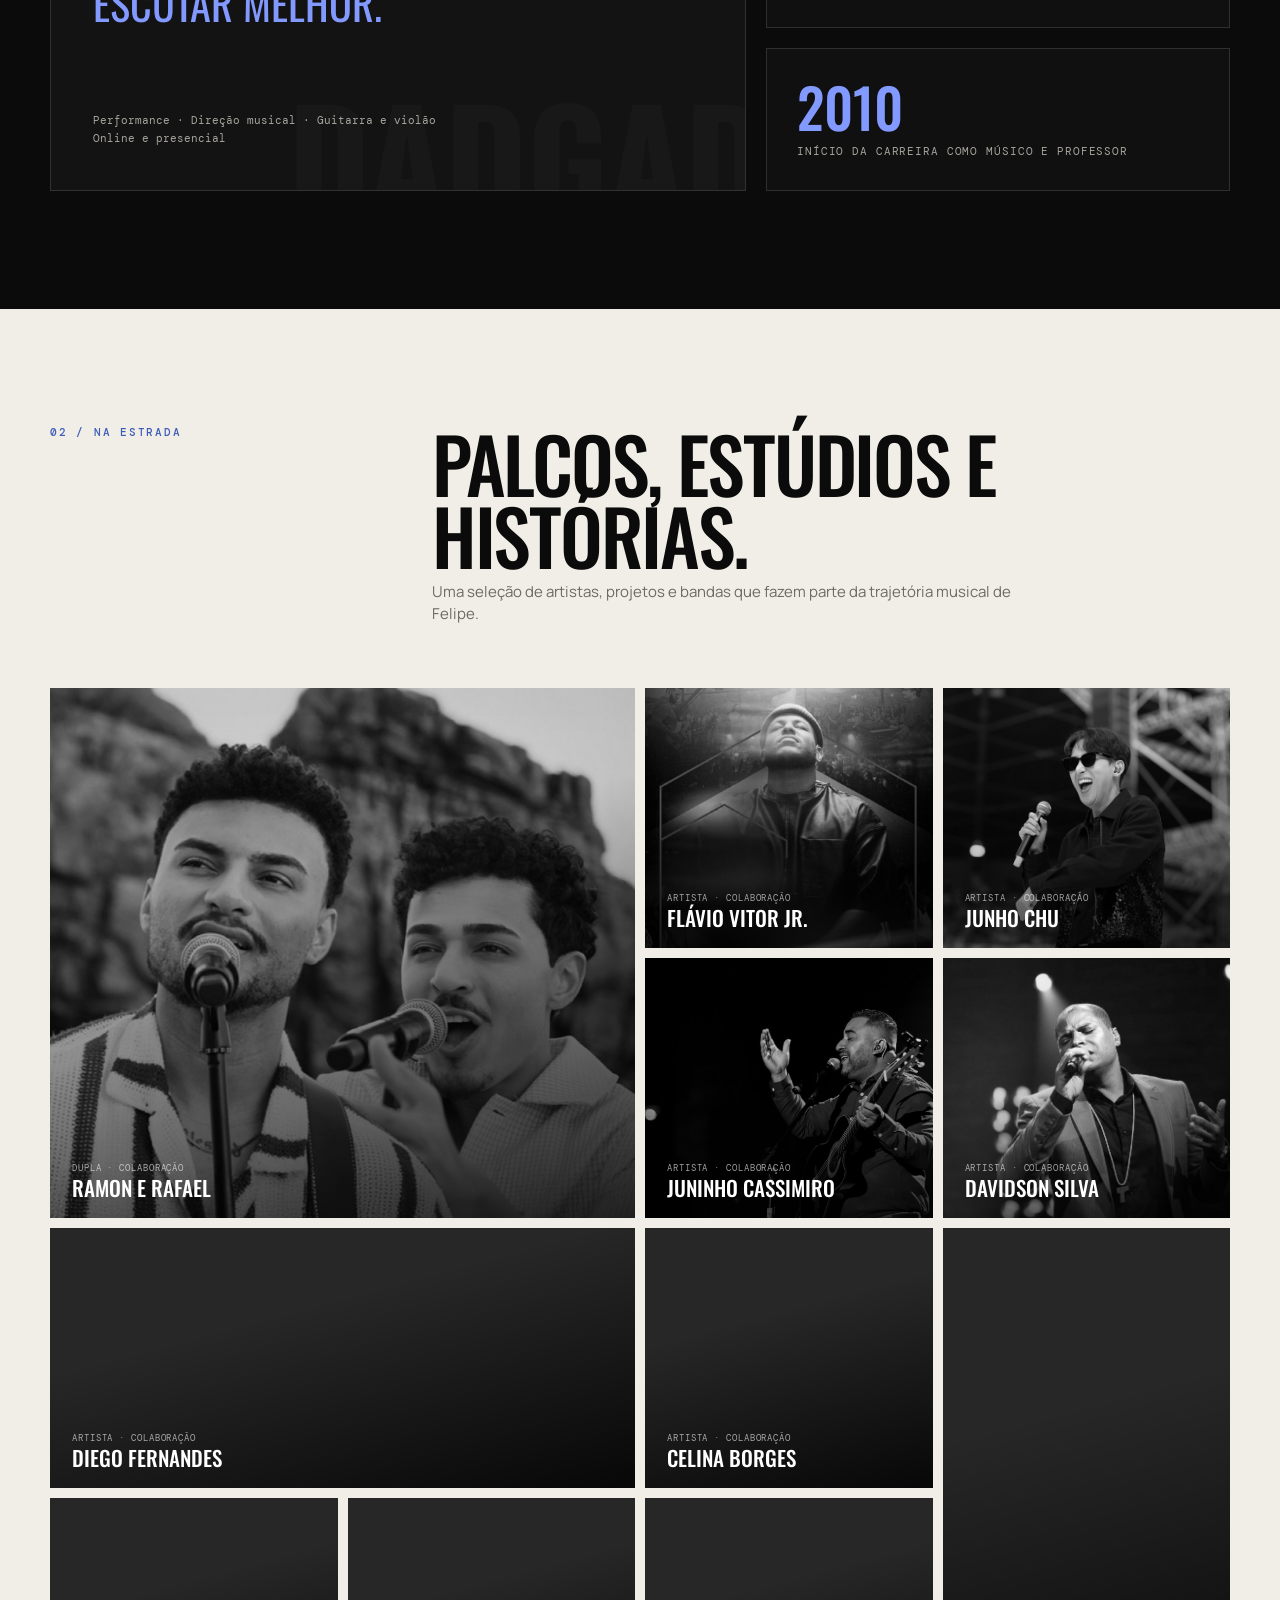
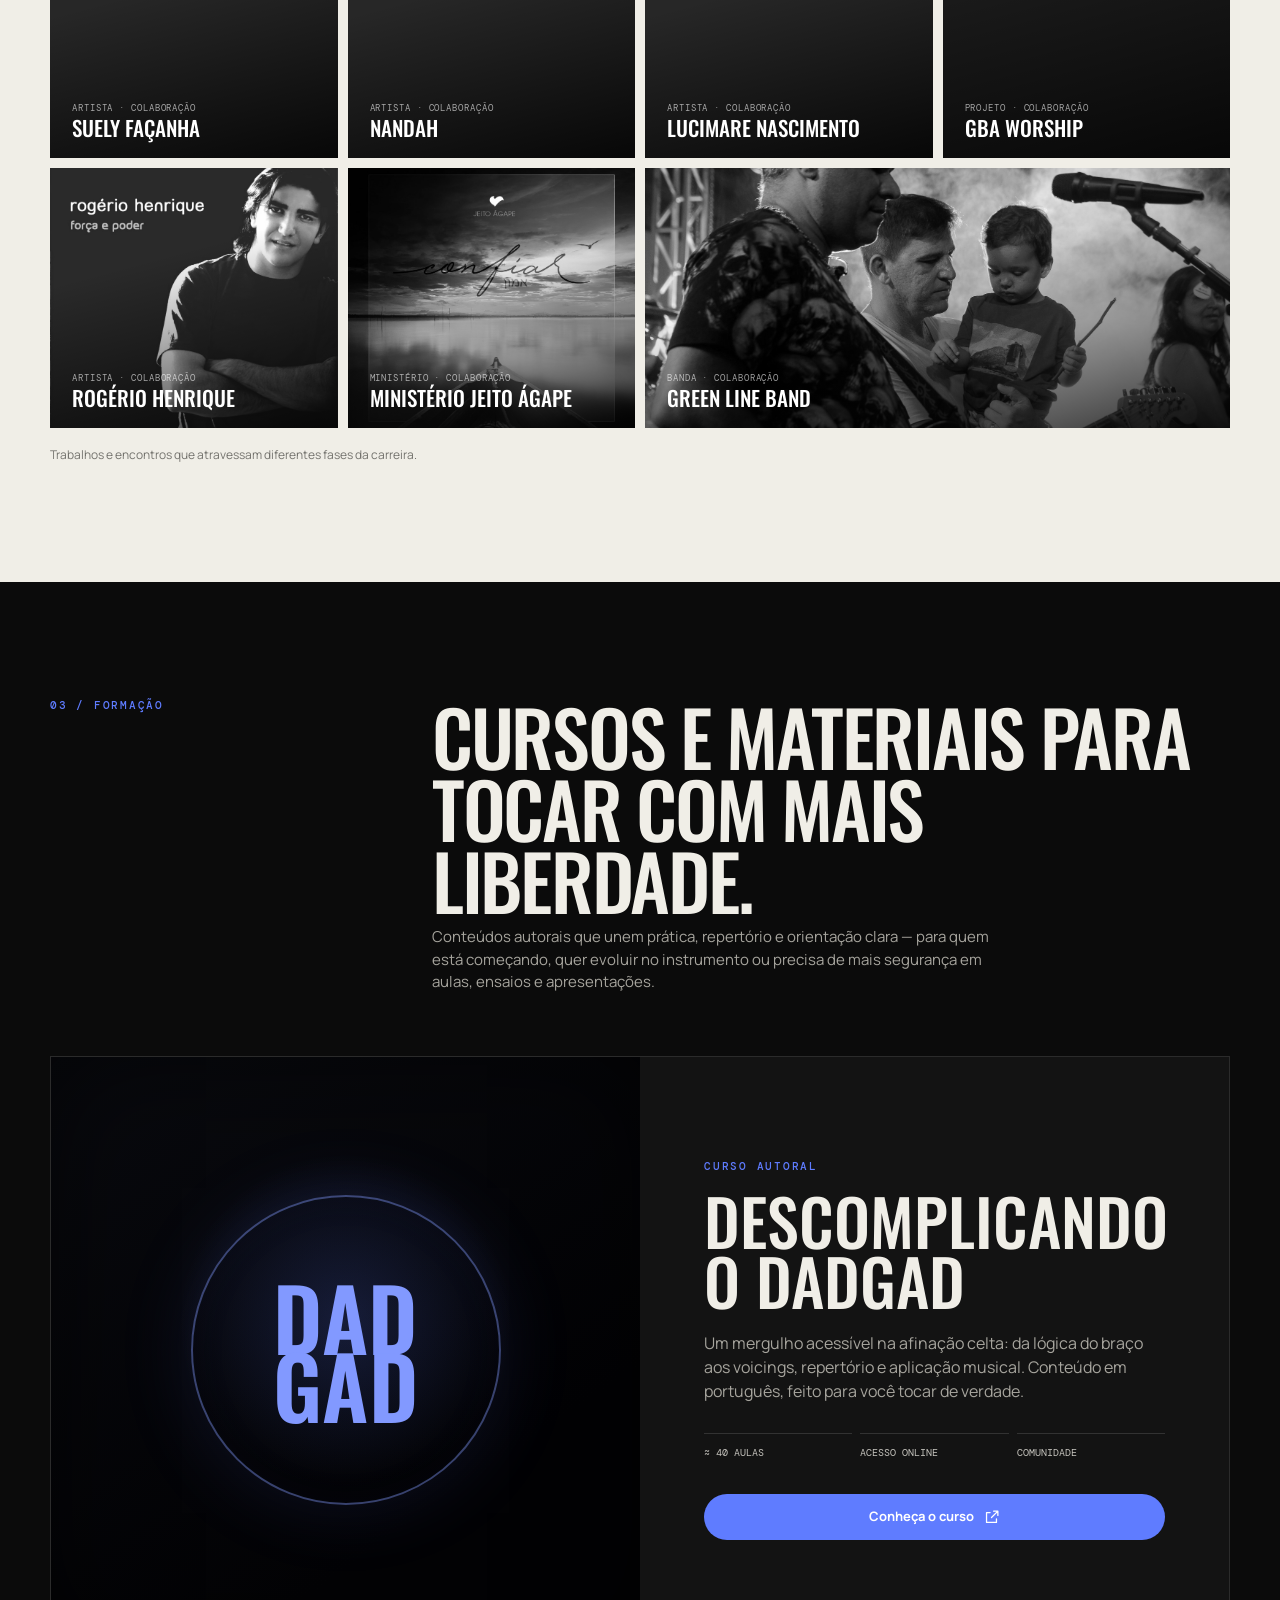
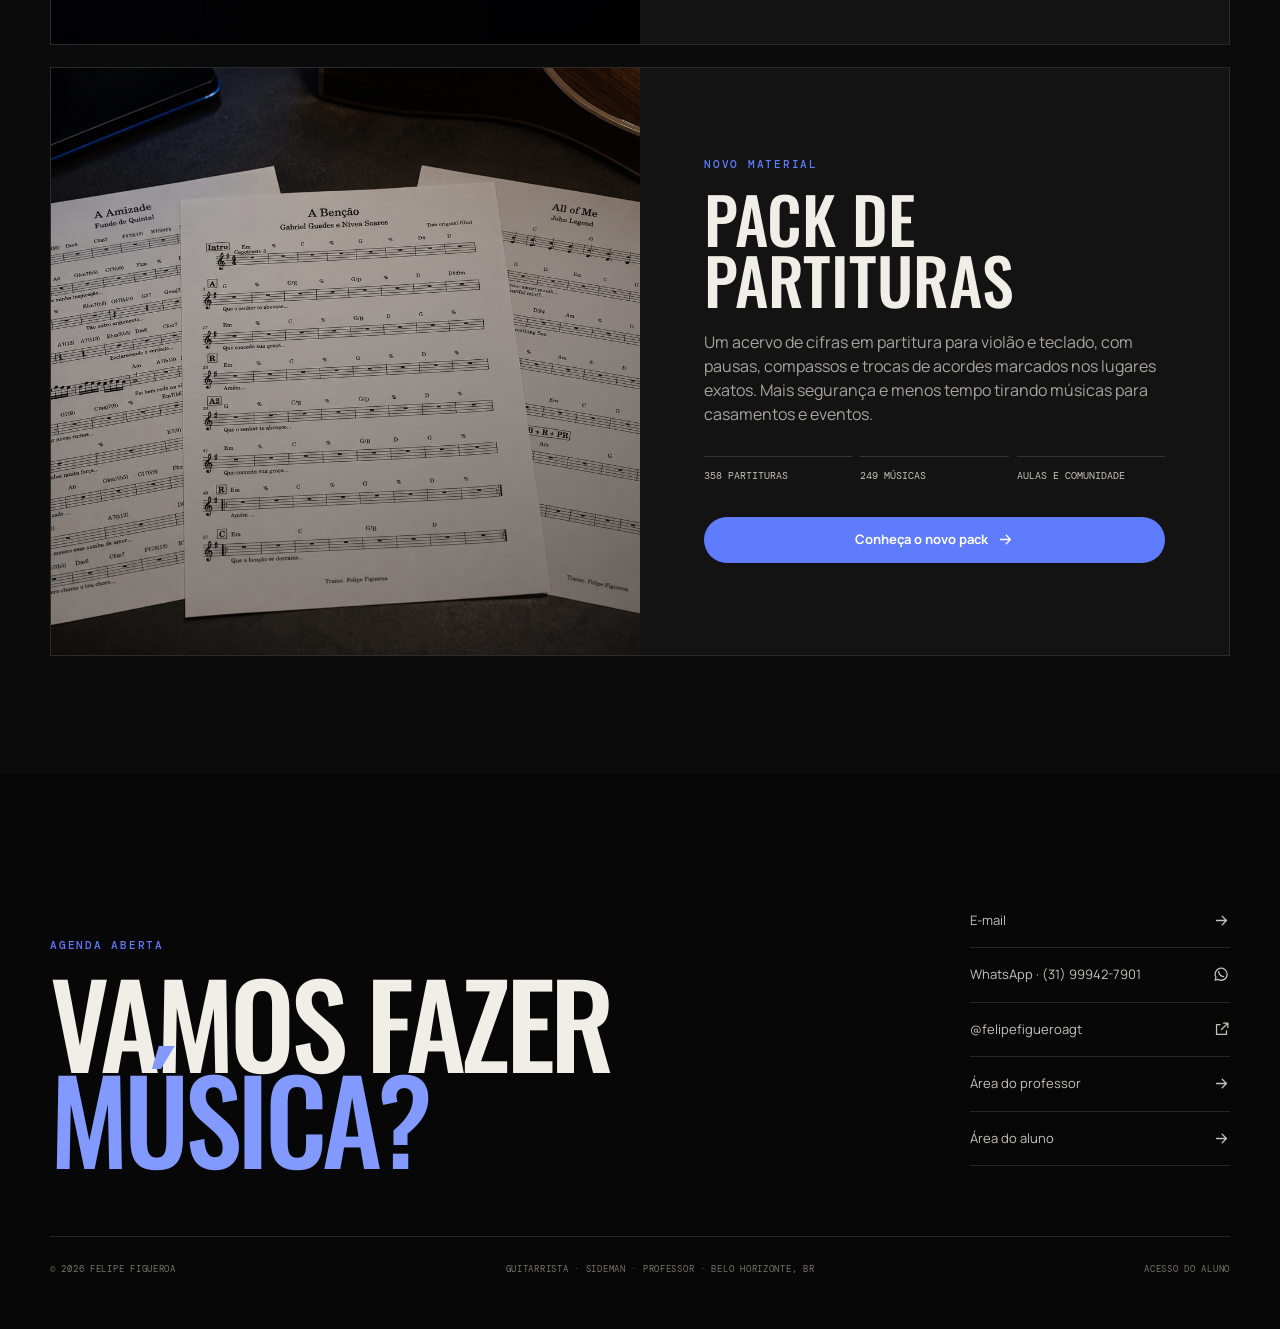
<file: dfv/confirmacao/index.html>
<!doctype html>
<html lang="pt-BR">
  <head>
    <meta charset="UTF-8" />
    <meta name="viewport" content="width=device-width, initial-scale=1.0" />
    <meta name="robots" content="noindex, nofollow, noarchive" />
    <meta name="description" content="Confirmação de inscrição no Desafio De Férias com o Violão." />
    <meta name="theme-color" content="#0b0b0b" />
    <title>Inscrição confirmada — DFV</title>
    <base href="../../" />
    <link rel="icon" type="image/x-icon" href="favicon.ico?v=3" />
    <link rel="apple-touch-icon" href="assets/Logo%20Azul%20Felipe.png?v=3" />
    <link rel="preconnect" href="https://fonts.googleapis.com" />
    <link rel="preconnect" href="https://fonts.gstatic.com" crossorigin />
    <link href="https://fonts.googleapis.com/css2?family=DM+Mono:wght@300;400;500&family=Manrope:wght@400;500;600;700&family=Oswald:wght@400;500;600;700&display=swap" rel="stylesheet" />
    <link rel="stylesheet" href="styles.css?v=13" />
  </head>
  <body>
    <div id="app"></div>
    <div id="toast-region" class="toast-region" aria-live="polite"></div>
    <noscript>Ative o JavaScript para visualizar a confirmação da sua inscrição.</noscript>
    <script src="app.js?v=14"></script>
  </body>
</html>
</file>
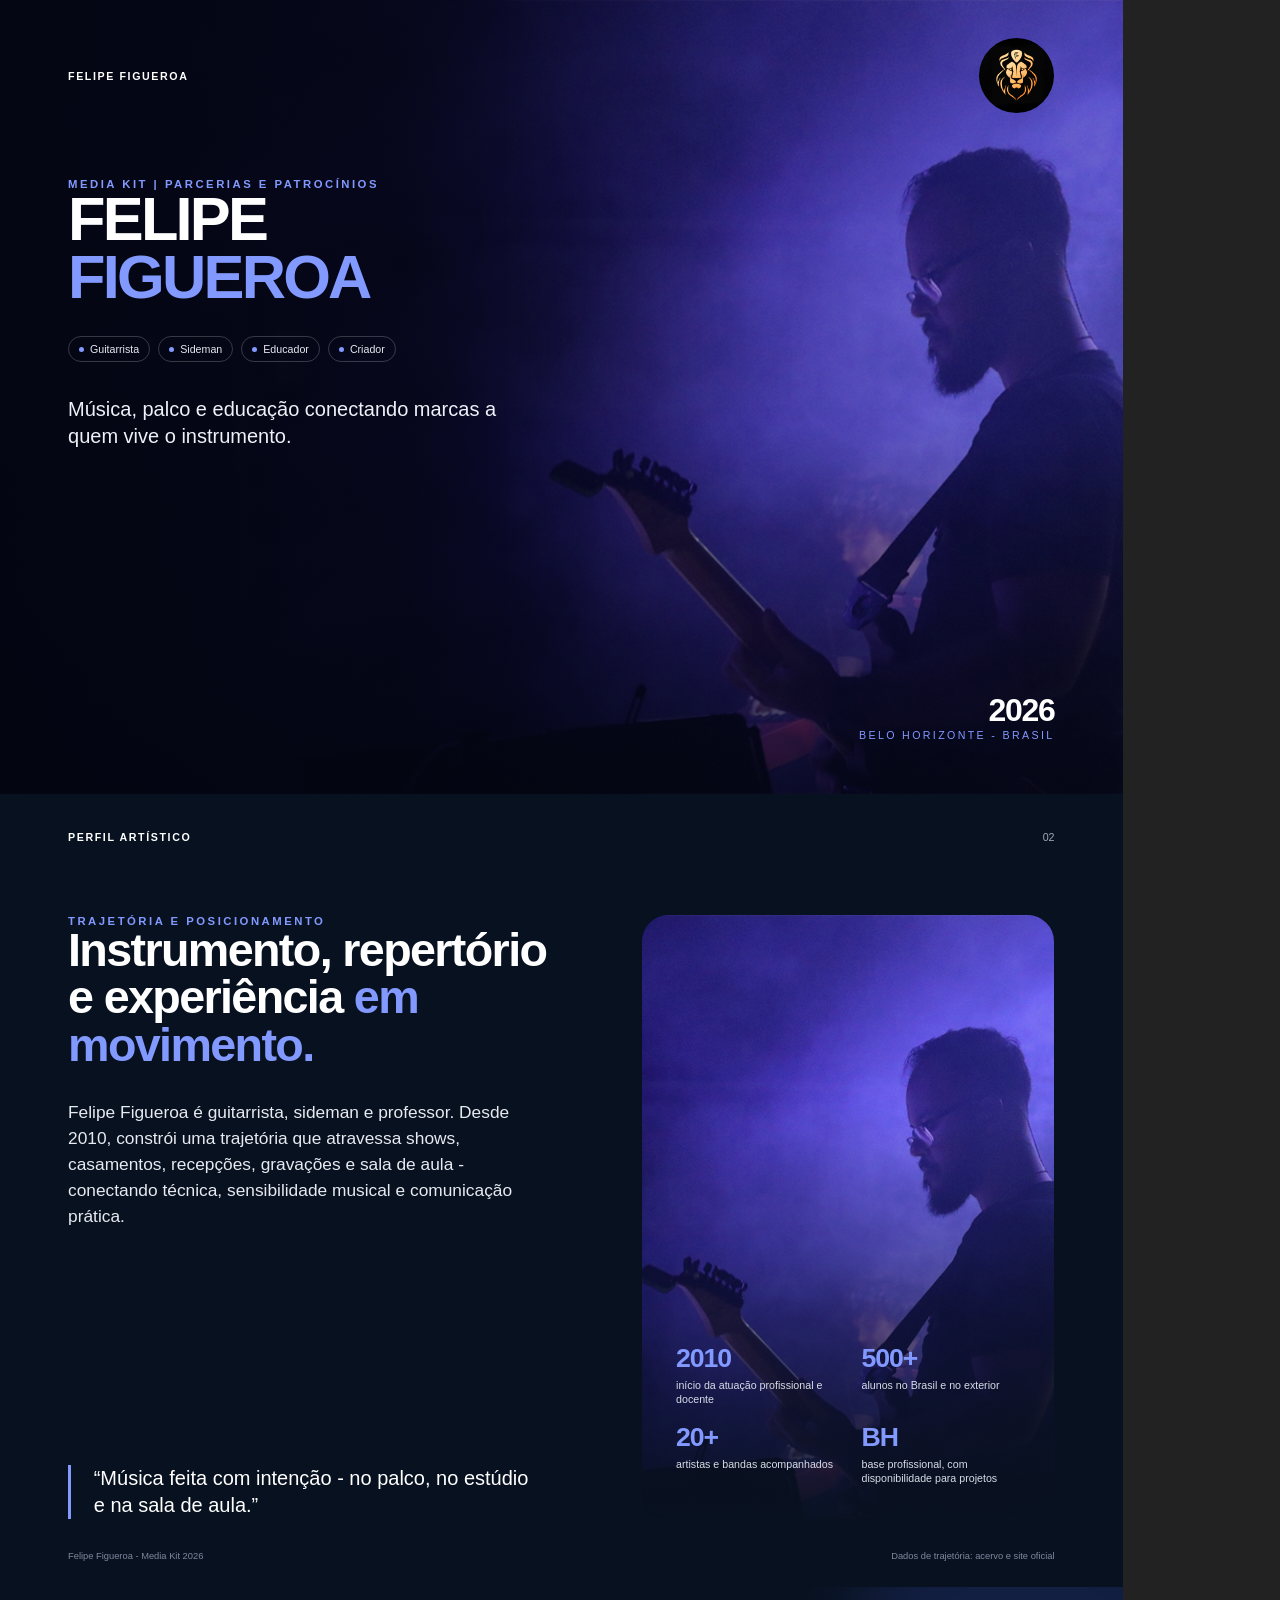
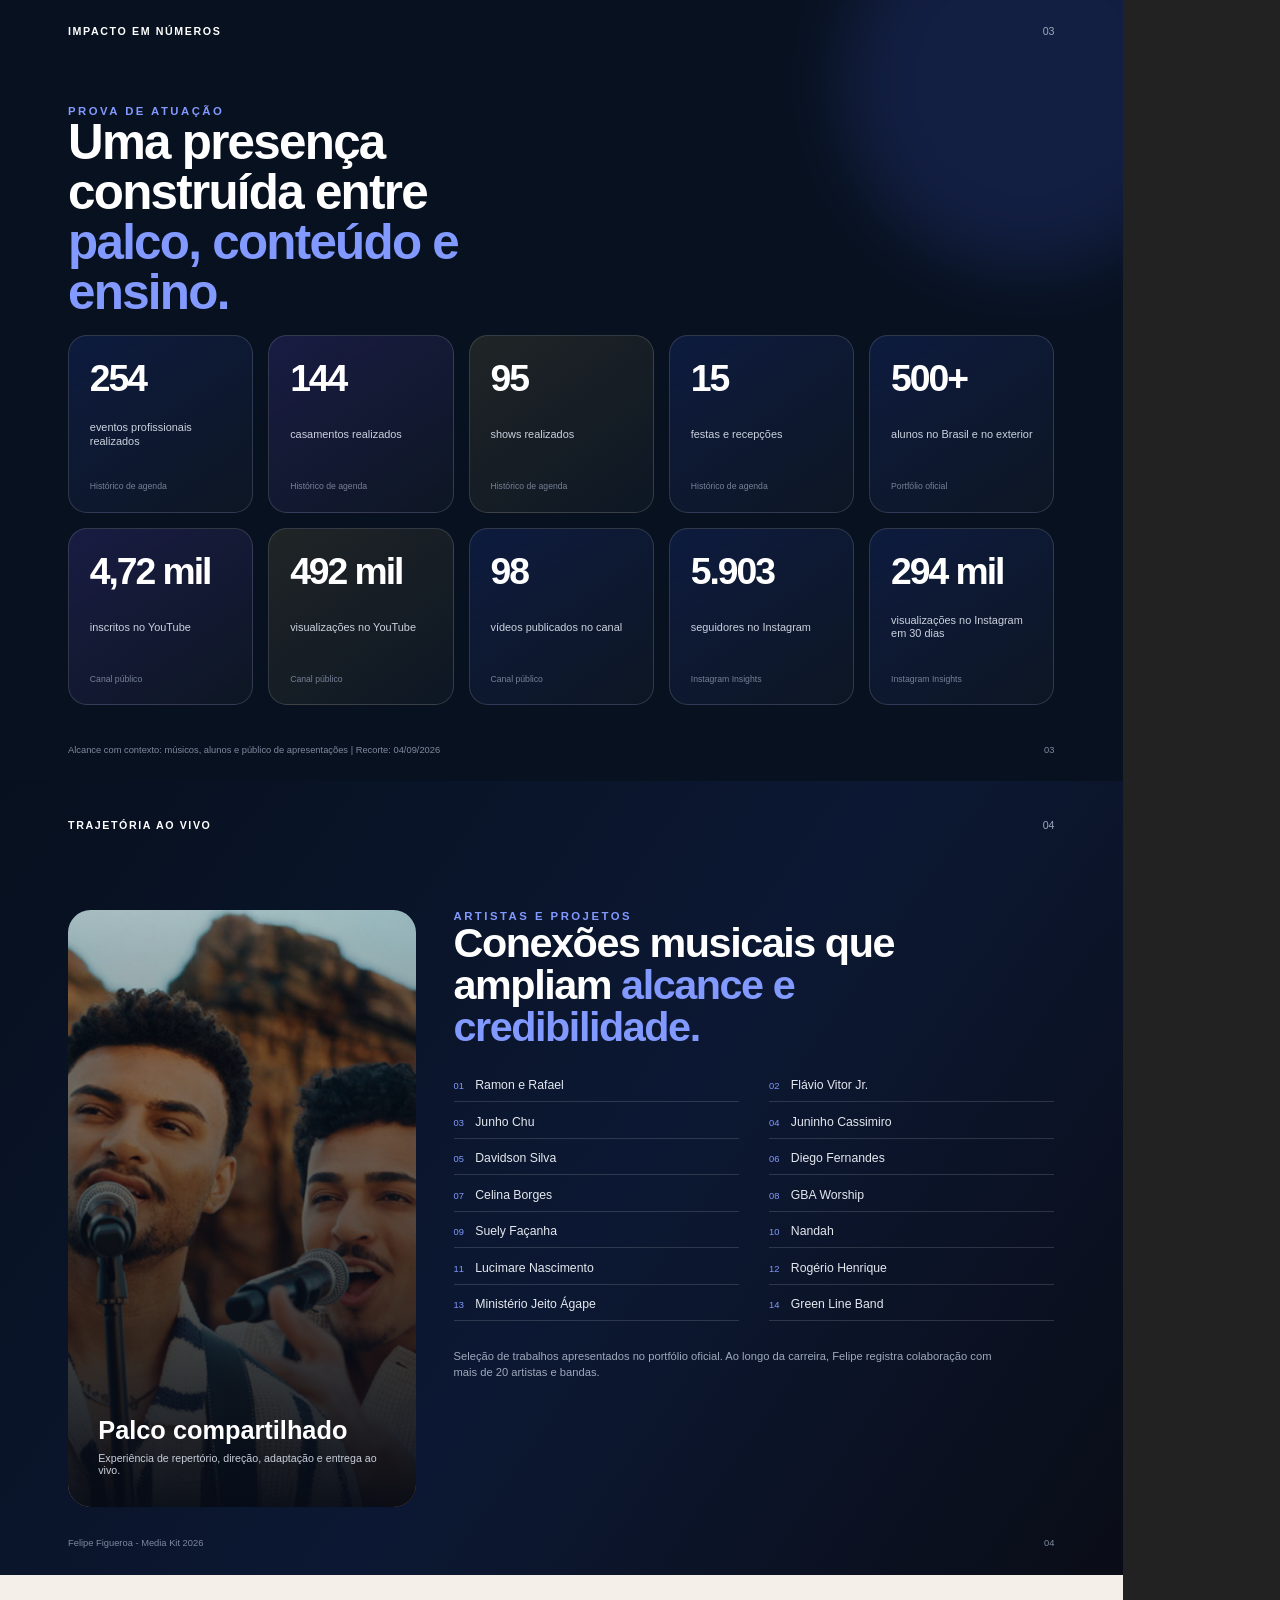
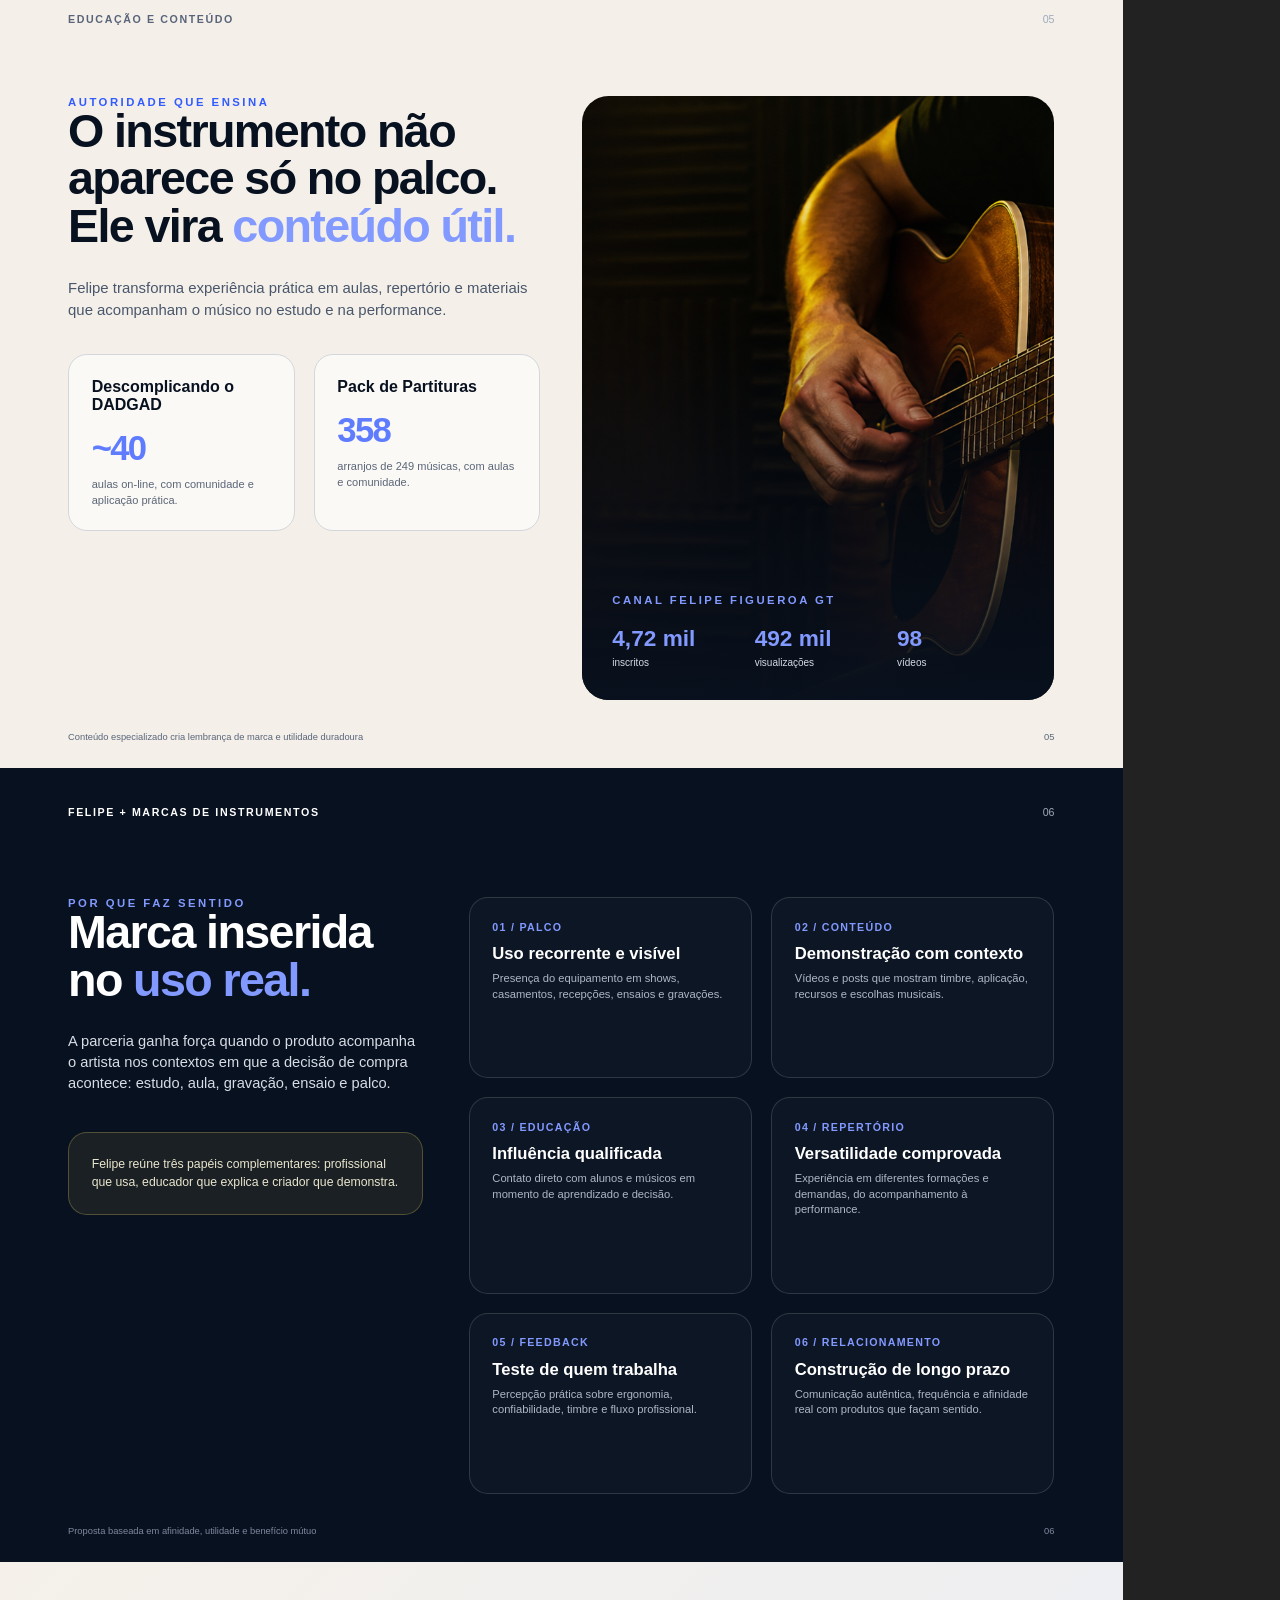
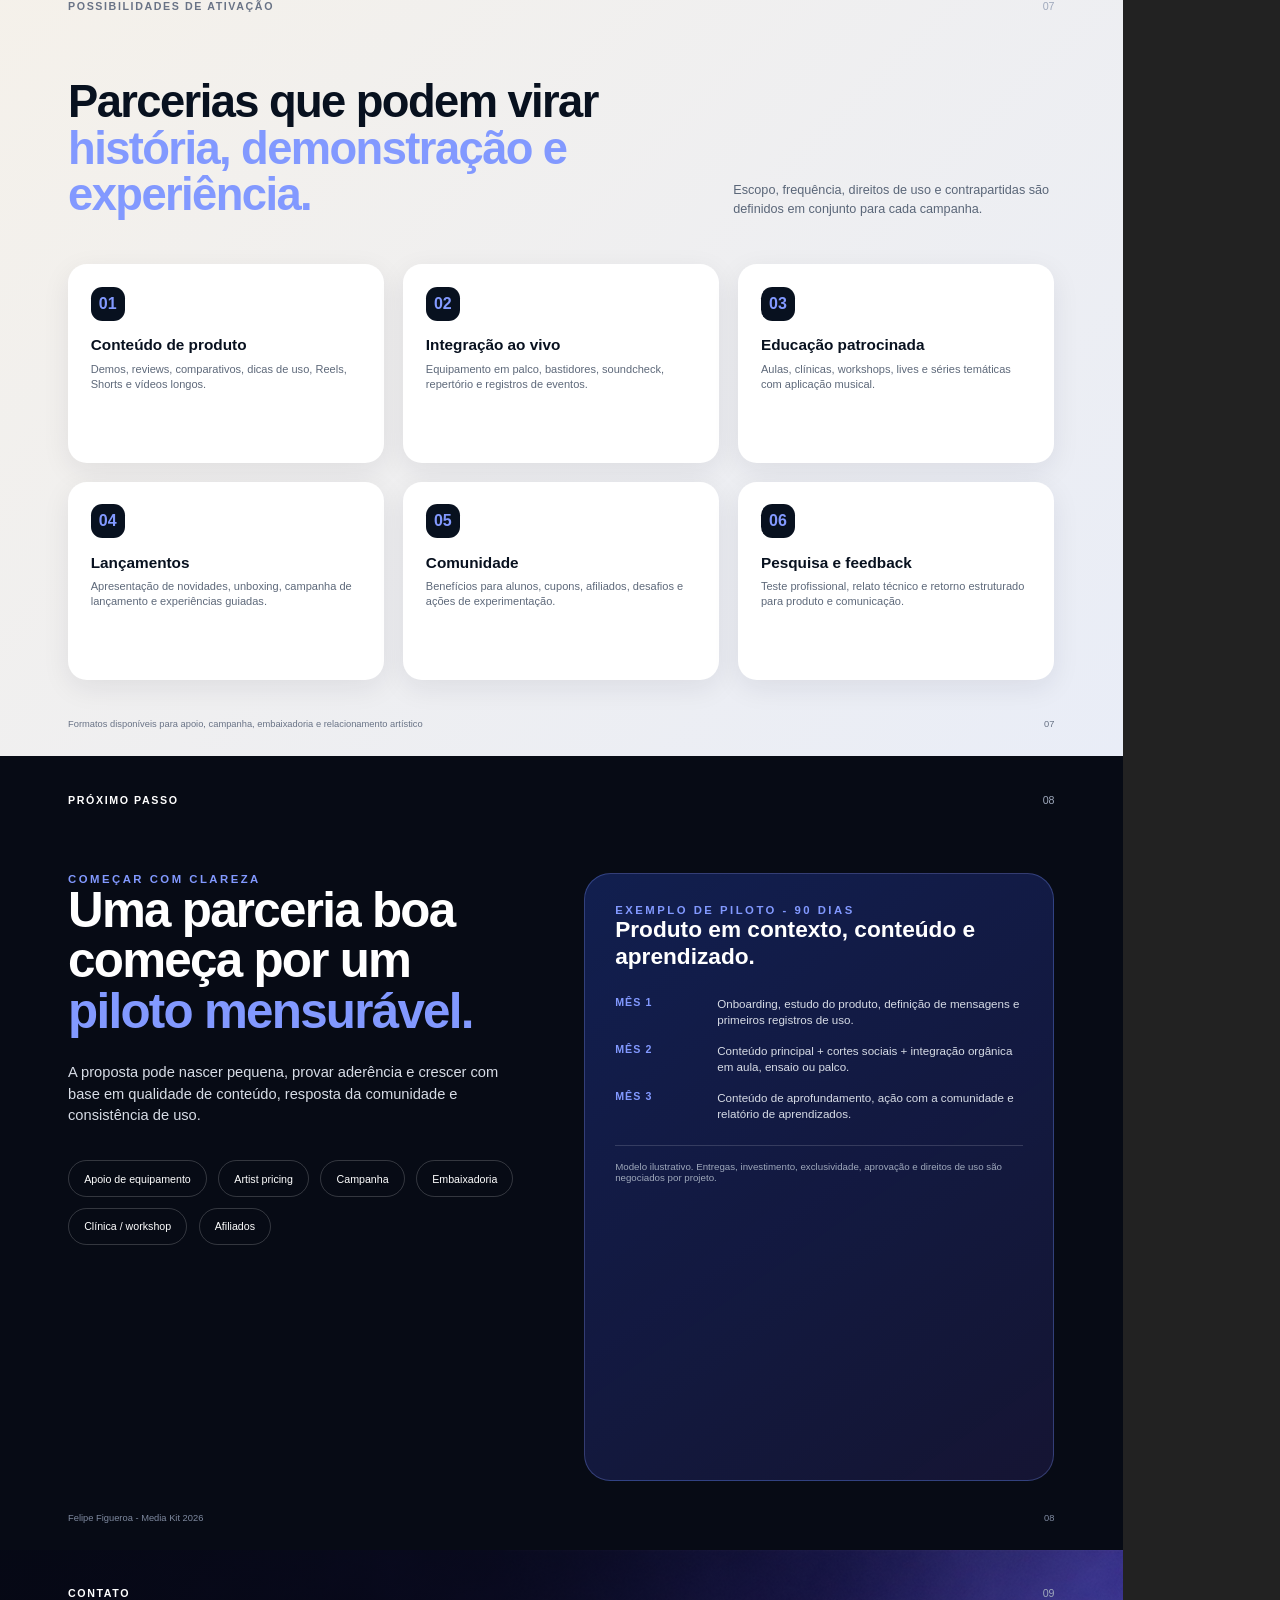
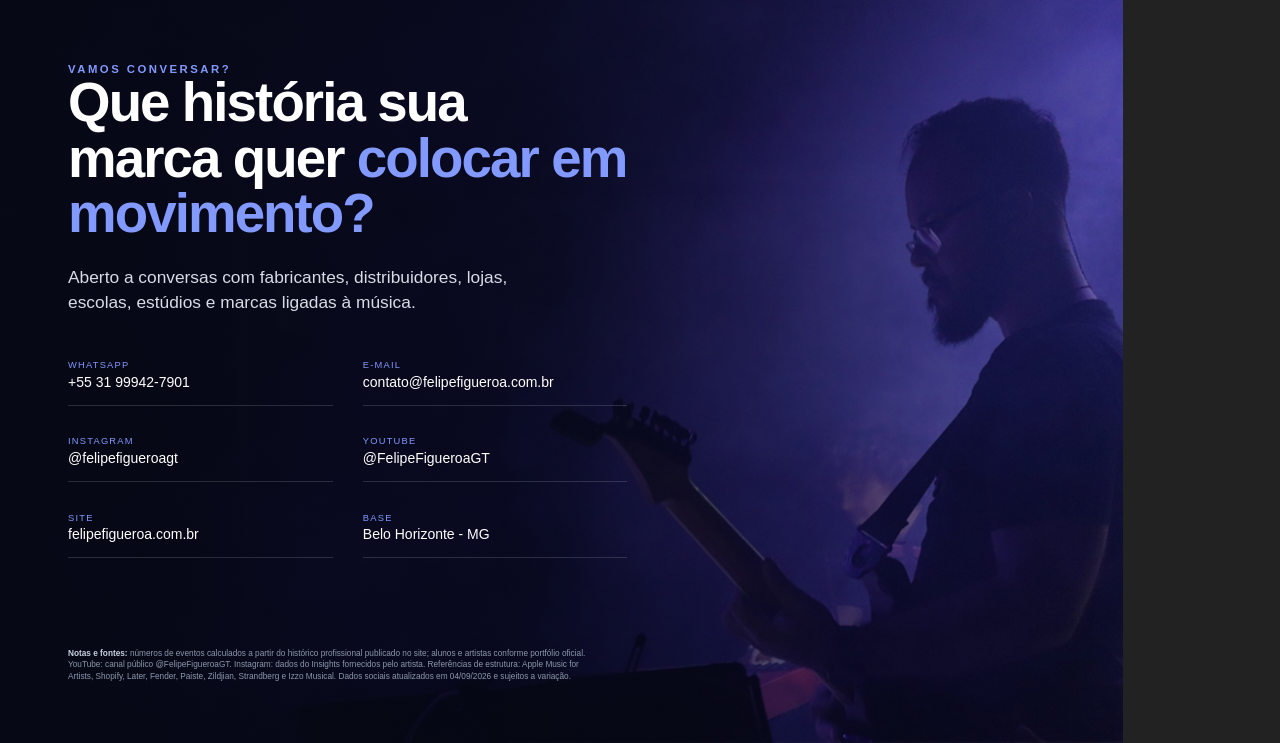
<file: tmp/pdfs/media-kit-felipe-figueroa.html>
<!doctype html>
<html lang="pt-BR">
<head>
  <meta charset="utf-8">
  <title>Media Kit 2026 - Felipe Figueroa</title>
  <style>
    @page { size: A4 landscape; margin: 0; }
    * { box-sizing: border-box; }
    :root {
      --ink: #08111f;
      --navy: #0b1427;
      --blue: #5f7cff;
      --violet: #435cdf;
      --gold: #8299ff;
      --paper: #f4f0e9;
      --white: #ffffff;
      --muted: #9fa9bc;
      --line: rgba(255,255,255,.14);
    }
    html, body { margin: 0; padding: 0; background: #222; font-family: "Segoe UI", Arial, sans-serif; color: var(--white); }
    .page { width: 297mm; height: 210mm; position: relative; overflow: hidden; page-break-after: always; background: var(--ink); }
    .page:last-child { page-break-after: auto; }
    .pad { padding: 16mm 18mm 14mm; }
    .eyebrow { font-size: 8.5pt; font-weight: 700; letter-spacing: .22em; text-transform: uppercase; color: var(--gold); }
    h1,h2,h3,p { margin: 0; }
    h1 { font-size: 46pt; line-height: .95; letter-spacing: -.045em; }
    h2 { font-size: 27pt; line-height: 1.02; letter-spacing: -.035em; }
    h3 { font-size: 12pt; line-height: 1.18; }
    p { font-size: 10.2pt; line-height: 1.45; color: #d7dce6; }
    .muted { color: var(--muted); }
    .gold { color: var(--gold); }
    .blue { color: #8299ff; }
    .rule { height: 1px; background: var(--line); }
    .topline { position: absolute; left: 18mm; right: 18mm; top: 10mm; display: flex; align-items: center; justify-content: space-between; z-index: 10; }
    .topline .brand { font-size: 8pt; font-weight: 700; letter-spacing: .15em; text-transform: uppercase; }
    .topline .page-no { font-size: 8pt; color: var(--muted); }
    .footer { position: absolute; left: 18mm; right: 18mm; bottom: 7mm; display: flex; justify-content: space-between; align-items: center; font-size: 7pt; color: #7e899f; }
    .footer a { color: #9eabc3; text-decoration: none; }
    .pill { display: inline-flex; align-items: center; gap: 6px; border: 1px solid rgba(255,255,255,.2); border-radius: 999px; padding: 6px 10px; font-size: 8pt; color: #e5e8ef; }
    .pill i { width: 5px; height: 5px; border-radius: 50%; background: var(--gold); display: inline-block; }

    /* cover */
    .cover { background: #030611 url('../../assets/hero-felipe.jpg') center center / cover no-repeat; }
    .cover:after { content:""; position:absolute; inset:0; background: linear-gradient(90deg, rgba(3,6,17,.98) 0%, rgba(3,6,17,.87) 36%, rgba(3,6,17,.25) 68%, rgba(3,6,17,.2) 100%), linear-gradient(0deg, rgba(3,6,17,.72), transparent 47%); }
    .cover .content { position:absolute; z-index:2; left:18mm; top:47mm; width:132mm; }
    .cover .tag { margin-top: 8mm; display:flex; gap: 8px; flex-wrap: wrap; }
    .cover .claim { margin-top: 9mm; max-width: 115mm; font-size: 15pt; line-height: 1.35; color:#eef1f7; }
    .cover .year { position:absolute; z-index:2; right:18mm; bottom:14mm; text-align:right; }
    .cover .year strong { font-size: 24pt; letter-spacing: -.04em; }
    .cover .year span { display:block; font-size: 8pt; letter-spacing:.22em; text-transform:uppercase; color:var(--gold); }
    .logo { width: 20mm; height: 20mm; object-fit: cover; border-radius: 50%; mix-blend-mode: screen; filter: hue-rotate(168deg) saturate(145%) brightness(1.08); }

    /* page 2 */
    .intro-grid { position:absolute; left:18mm; right:18mm; top:32mm; bottom:18mm; display:grid; grid-template-columns: 1.12fr .88fr; gap:13mm; }
    .intro-copy { display:flex; flex-direction:column; justify-content:space-between; }
    .intro-copy h2 { max-width:128mm; font-size:35pt; }
    .intro-copy .lead { margin-top:8mm; font-size:13pt; line-height:1.5; max-width:129mm; color:#e7eaf1; }
    .quote { border-left: 3px solid var(--gold); padding-left: 6mm; font-size:15pt; line-height:1.35; color:#fff; max-width:126mm; }
    .portrait-card { position:relative; border-radius:7mm; overflow:hidden; min-height:100%; background:url('../../assets/hero-felipe.jpg') 70% center/cover no-repeat; }
    .portrait-card:after { content:""; position:absolute; inset:0; background:linear-gradient(0deg,rgba(8,17,31,.96),rgba(8,17,31,.05) 67%); }
    .portrait-card .facts { position:absolute; z-index:2; left:9mm; right:9mm; bottom:9mm; display:grid; grid-template-columns:1fr 1fr; gap:4mm 7mm; }
    .fact strong { display:block; font-size:20pt; letter-spacing:-.04em; color:var(--gold); }
    .fact span { display:block; margin-top:1mm; font-size:8pt; line-height:1.35; color:#d7dce6; }

    /* stats */
    .stats-head { position:absolute; left:18mm; top:31mm; width:130mm; }
    .stats-head h2 { font-size:37pt; }
    .stats-head p { display:none; }
    .stats-grid { position:absolute; left:18mm; right:18mm; top:92mm; bottom:20mm; display:grid; grid-template-columns:repeat(5,1fr); gap:4mm; }
    .stat { border:1px solid var(--line); border-radius:5mm; padding:5.5mm; background:linear-gradient(145deg,rgba(49,91,255,.14),rgba(255,255,255,.025)); display:flex; flex-direction:column; justify-content:space-between; }
    .stat:nth-child(2),.stat:nth-child(6) { background:linear-gradient(145deg,rgba(115,87,255,.16),rgba(255,255,255,.025)); }
    .stat:nth-child(3),.stat:nth-child(7) { background:linear-gradient(145deg,rgba(242,215,101,.10),rgba(255,255,255,.025)); }
    .stat .num { font-size:28pt; font-weight:800; letter-spacing:-.055em; }
    .stat .label { font-size:8.2pt; line-height:1.25; color:#cbd2df; }
    .stat .source { margin-top:3mm; font-size:6.5pt; color:#758096; }
    .halo { position:absolute; width:100mm; height:100mm; border-radius:50%; filter:blur(35px); opacity:.18; background:var(--violet); right:-25mm; top:-25mm; }

    /* trajectory */
    .trajectory { background:linear-gradient(125deg,#07101e 0%,#0c1833 54%,#0a0d17 100%); }
    .artists-layout { position:absolute; left:18mm; right:18mm; top:34mm; bottom:18mm; display:grid; grid-template-columns:92mm 1fr; gap:10mm; }
    .artist-hero { border-radius:6mm; overflow:hidden; position:relative; background:url('../../assets/artists/ramon-e-rafael.jpg') center/cover no-repeat; }
    .artist-hero:after {content:"";position:absolute;inset:0;background:linear-gradient(0deg,rgba(6,11,22,.96),rgba(6,11,22,.08));}
    .artist-hero .caption { position:absolute; z-index:2; left:8mm; right:8mm; bottom:8mm; }
    .artist-hero .caption strong { font-size:19pt; display:block; }
    .artist-hero .caption span { font-size:8pt; color:#c8ceda; display:block; margin-top:2mm; }
    .artists-copy h2 { font-size:31pt; max-width:140mm; }
    .artist-list { margin-top:8mm; display:grid; grid-template-columns:repeat(2,1fr); gap:3.3mm 8mm; }
    .artist-item { font-size:9.2pt; border-bottom:1px solid var(--line); padding-bottom:2.4mm; color:#e4e8ef; }
    .artist-item span { color:var(--gold); margin-right:3mm; font-size:7pt; }
    .artist-note { margin-top:7mm; font-size:8.4pt; color:#9ea9bc; max-width:145mm; }

    /* education */
    .education { background:var(--paper); color:var(--ink); }
    .education .topline, .education .footer { color:#59647a; }
    .edu-layout { position:absolute; left:18mm; right:18mm; top:32mm; bottom:18mm; display:grid; grid-template-columns:1fr 1fr; gap:11mm; }
    .edu-copy h2 { font-size:35pt; }
    .edu-copy > p { color:#49566b; margin-top:7mm; font-size:11.2pt; max-width:123mm; }
    .product-row { margin-top:9mm; display:grid; grid-template-columns:1fr 1fr; gap:5mm; }
    .product { border:1px solid #d3d6dd; border-radius:5mm; padding:6mm; background:rgba(255,255,255,.62); }
    .product b { display:block; font-size:12pt; }
    .product .big { font-size:26pt; font-weight:800; letter-spacing:-.05em; color:var(--blue); margin-top:4mm; }
    .product p { color:#5c6677; font-size:8.3pt; margin-top:2mm; }
    .guitar-card { border-radius:7mm; overflow:hidden; position:relative; background:url('../../assets/hero-guitar.png') center/cover no-repeat; }
    .guitar-card:after {content:"";position:absolute;inset:0;background:linear-gradient(0deg,rgba(8,17,31,.94),rgba(8,17,31,.05) 64%);}
    .guitar-card .channel { position:absolute; left:8mm; right:8mm; bottom:8mm; z-index:2; color:white; }
    .channel-grid { margin-top:5mm; display:grid; grid-template-columns:repeat(3,1fr); gap:4mm; }
    .channel-grid strong { display:block; font-size:17pt; color:var(--gold); }
    .channel-grid span { font-size:7.5pt; color:#d5dbe6; }

    /* fit */
    .fit-layout { position:absolute; left:18mm; right:18mm; top:34mm; bottom:18mm; display:grid; grid-template-columns:94mm 1fr; gap:12mm; }
    .fit-left h2 { font-size:35pt; }
    .fit-left p { margin-top:7mm; font-size:11pt; }
    .fit-left .mini { margin-top:10mm; padding:6mm; border-radius:5mm; background:rgba(242,215,101,.08); border:1px solid rgba(242,215,101,.26); font-size:9.2pt; line-height:1.45; color:#e9e5cd; }
    .fit-grid { display:grid; grid-template-columns:repeat(2,1fr); gap:5mm; }
    .fit-card { border:1px solid var(--line); border-radius:5mm; padding:6mm; background:rgba(255,255,255,.025); }
    .fit-card .n { color:var(--gold); font-size:8pt; font-weight:800; letter-spacing:.12em; }
    .fit-card h3 { margin-top:3mm; font-size:12.5pt; }
    .fit-card p { margin-top:2mm; font-size:8.4pt; line-height:1.38; color:#aeb7c7; }

    /* activations */
    .activations { background:linear-gradient(135deg,#f5f1ea,#e9edf7); color:var(--ink); }
    .activations .topline,.activations .footer {color:#697386;}
    .act-head { position:absolute; left:18mm; top:31mm; right:18mm; display:flex; justify-content:space-between; align-items:flex-end; }
    .act-head h2 { font-size:34pt; max-width:150mm; }
    .act-head p { color:#5a6678; width:85mm; font-size:9.5pt; }
    .act-grid { position:absolute; left:18mm; right:18mm; top:80mm; bottom:20mm; display:grid; grid-template-columns:repeat(3,1fr); gap:5mm; }
    .act { border-radius:5mm; padding:6mm; background:#fff; box-shadow:0 8px 28px rgba(22,31,50,.08); }
    .act .icon { width:9mm; height:9mm; border-radius:3mm; display:grid; place-items:center; background:var(--ink); color:var(--gold); font-weight:800; }
    .act h3 { margin-top:4mm; font-size:11.5pt; }
    .act p { margin-top:2mm; font-size:8.3pt; color:#5e697a; line-height:1.35; }

    /* pilot */
    .pilot { background:#070b15; }
    .pilot-layout { position:absolute; inset:31mm 18mm 18mm; display:grid; grid-template-columns:1fr 1fr; gap:12mm; }
    .pilot-copy h2 { font-size:37pt; }
    .pilot-copy > p { margin-top:7mm; font-size:11pt; max-width:120mm; }
    .model-list { margin-top:9mm; display:flex; gap:3mm; flex-wrap:wrap; }
    .model-list span { border:1px solid rgba(255,255,255,.18); border-radius:999px; padding:3mm 4mm; font-size:8pt; }
    .pilot-box { border-radius:7mm; padding:8mm; background:linear-gradient(145deg,rgba(49,91,255,.25),rgba(115,87,255,.13)); border:1px solid rgba(126,151,255,.3); }
    .pilot-box h3 { font-size:17pt; }
    .timeline { margin-top:7mm; display:grid; gap:4mm; }
    .time-row { display:grid; grid-template-columns:22mm 1fr; gap:5mm; align-items:start; }
    .time-row strong { color:var(--gold); font-size:8pt; letter-spacing:.1em; text-transform:uppercase; }
    .time-row p { font-size:8.7pt; line-height:1.38; }
    .pilot-box .disclaimer { margin-top:6mm; padding-top:4mm; border-top:1px solid rgba(255,255,255,.15); font-size:7.3pt; color:#9ea8bb; }

    /* contact */
    .contact { background:#050812 url('../../assets/hero-felipe.jpg') center/cover no-repeat; }
    .contact:after { content:"";position:absolute;inset:0;background:linear-gradient(90deg,rgba(5,8,18,.96),rgba(5,8,18,.82) 50%,rgba(5,8,18,.38)); }
    .contact-inner { position:absolute; z-index:2; left:18mm; top:30mm; bottom:16mm; width:148mm; display:flex; flex-direction:column; justify-content:space-between; }
    .contact h2 { font-size:41pt; }
    .contact .lead { margin-top:6mm; font-size:13pt; max-width:125mm; }
    .contacts { display:grid; grid-template-columns:1fr 1fr; gap:4mm 8mm; margin-top:8mm; }
    .contact-item { padding:4mm 0; border-bottom:1px solid var(--line); }
    .contact-item span { display:block; font-size:7pt; letter-spacing:.13em; color:var(--gold); text-transform:uppercase; }
    .contact-item a { display:block; margin-top:1mm; color:#fff; text-decoration:none; font-size:10.5pt; }
    .sources { color:#8d98ab; font-size:6.2pt; line-height:1.42; max-width:142mm; }
    .sources b { color:#c8d0de; }
  </style>
</head>
<body>

  <section class="page cover">
    <div class="topline">
      <div class="brand">Felipe Figueroa</div>
      <img class="logo" src="../../assets/Logo%20Azul%20Felipe.png" alt="Marca Felipe Figueroa">
    </div>
    <div class="content">
      <div class="eyebrow">Media kit | Parcerias e patrocínios</div>
      <h1>FELIPE<br><span class="gold">FIGUEROA</span></h1>
      <div class="tag">
        <span class="pill"><i></i> Guitarrista</span>
        <span class="pill"><i></i> Sideman</span>
        <span class="pill"><i></i> Educador</span>
        <span class="pill"><i></i> Criador</span>
      </div>
      <p class="claim">Música, palco e educação conectando marcas a quem vive o instrumento.</p>
    </div>
    <div class="year"><strong>2026</strong><span>Belo Horizonte - Brasil</span></div>
  </section>

  <section class="page pad">
    <div class="topline"><div class="brand">Perfil artístico</div><div class="page-no">02</div></div>
    <div class="intro-grid">
      <div class="intro-copy">
        <div>
          <div class="eyebrow">Trajetória e posicionamento</div>
          <h2>Instrumento, repertório e experiência <span class="blue">em movimento.</span></h2>
          <p class="lead">Felipe Figueroa é guitarrista, sideman e professor. Desde 2010, constrói uma trajetória que atravessa shows, casamentos, recepções, gravações e sala de aula - conectando técnica, sensibilidade musical e comunicação prática.</p>
        </div>
        <div class="quote">“Música feita com intenção - no palco, no estúdio e na sala de aula.”</div>
      </div>
      <div class="portrait-card">
        <div class="facts">
          <div class="fact"><strong>2010</strong><span>início da atuação profissional e docente</span></div>
          <div class="fact"><strong>500+</strong><span>alunos no Brasil e no exterior</span></div>
          <div class="fact"><strong>20+</strong><span>artistas e bandas acompanhados</span></div>
          <div class="fact"><strong>BH</strong><span>base profissional, com disponibilidade para projetos</span></div>
        </div>
      </div>
    </div>
    <div class="footer"><span>Felipe Figueroa - Media Kit 2026</span><span>Dados de trajetória: acervo e site oficial</span></div>
  </section>

  <section class="page pad">
    <div class="halo"></div>
    <div class="topline"><div class="brand">Impacto em números</div><div class="page-no">03</div></div>
    <div class="stats-head">
      <div class="eyebrow">Prova de atuação</div>
      <h2>Uma presença construída entre <span class="gold">palco, conteúdo e ensino.</span></h2>
      <p>Números organizados a partir do histórico profissional e dos canais públicos. Recorte atualizado em 04/09/2026.</p>
    </div>
    <div class="stats-grid">
      <div class="stat"><div class="num">254</div><div class="label">eventos profissionais realizados</div><div class="source">Histórico de agenda</div></div>
      <div class="stat"><div class="num">144</div><div class="label">casamentos realizados</div><div class="source">Histórico de agenda</div></div>
      <div class="stat"><div class="num">95</div><div class="label">shows realizados</div><div class="source">Histórico de agenda</div></div>
      <div class="stat"><div class="num">15</div><div class="label">festas e recepções</div><div class="source">Histórico de agenda</div></div>
      <div class="stat"><div class="num">500+</div><div class="label">alunos no Brasil e no exterior</div><div class="source">Portfólio oficial</div></div>
      <div class="stat"><div class="num">4,72 mil</div><div class="label">inscritos no YouTube</div><div class="source">Canal público</div></div>
      <div class="stat"><div class="num">492 mil</div><div class="label">visualizações no YouTube</div><div class="source">Canal público</div></div>
      <div class="stat"><div class="num">98</div><div class="label">vídeos publicados no canal</div><div class="source">Canal público</div></div>
      <div class="stat"><div class="num">5.903</div><div class="label">seguidores no Instagram</div><div class="source">Instagram Insights</div></div>
      <div class="stat"><div class="num">294 mil</div><div class="label">visualizações no Instagram em 30 dias</div><div class="source">Instagram Insights</div></div>
    </div>
    <div class="footer"><span>Alcance com contexto: músicos, alunos e público de apresentações | Recorte: 04/09/2026</span><span>03</span></div>
  </section>

  <section class="page trajectory pad">
    <div class="topline"><div class="brand">Trajetória ao vivo</div><div class="page-no">04</div></div>
    <div class="artists-layout">
      <div class="artist-hero">
        <div class="caption"><strong>Palco compartilhado</strong><span>Experiência de repertório, direção, adaptação e entrega ao vivo.</span></div>
      </div>
      <div class="artists-copy">
        <div class="eyebrow">Artistas e projetos</div>
        <h2>Conexões musicais que ampliam <span class="gold">alcance e credibilidade.</span></h2>
        <div class="artist-list">
          <div class="artist-item"><span>01</span>Ramon e Rafael</div>
          <div class="artist-item"><span>02</span>Flávio Vitor Jr.</div>
          <div class="artist-item"><span>03</span>Junho Chu</div>
          <div class="artist-item"><span>04</span>Juninho Cassimiro</div>
          <div class="artist-item"><span>05</span>Davidson Silva</div>
          <div class="artist-item"><span>06</span>Diego Fernandes</div>
          <div class="artist-item"><span>07</span>Celina Borges</div>
          <div class="artist-item"><span>08</span>GBA Worship</div>
          <div class="artist-item"><span>09</span>Suely Façanha</div>
          <div class="artist-item"><span>10</span>Nandah</div>
          <div class="artist-item"><span>11</span>Lucimare Nascimento</div>
          <div class="artist-item"><span>12</span>Rogério Henrique</div>
          <div class="artist-item"><span>13</span>Ministério Jeito Ágape</div>
          <div class="artist-item"><span>14</span>Green Line Band</div>
        </div>
        <p class="artist-note">Seleção de trabalhos apresentados no portfólio oficial. Ao longo da carreira, Felipe registra colaboração com mais de 20 artistas e bandas.</p>
      </div>
    </div>
    <div class="footer"><span>Felipe Figueroa - Media Kit 2026</span><span>04</span></div>
  </section>

  <section class="page education pad">
    <div class="topline"><div class="brand">Educação e conteúdo</div><div class="page-no">05</div></div>
    <div class="edu-layout">
      <div class="edu-copy">
        <div class="eyebrow" style="color:#315bff">Autoridade que ensina</div>
        <h2>O instrumento não aparece só no palco. Ele vira <span class="blue">conteúdo útil.</span></h2>
        <p>Felipe transforma experiência prática em aulas, repertório e materiais que acompanham o músico no estudo e na performance.</p>
        <div class="product-row">
          <div class="product"><b>Descomplicando o DADGAD</b><div class="big">~40</div><p>aulas on-line, com comunidade e aplicação prática.</p></div>
          <div class="product"><b>Pack de Partituras</b><div class="big">358</div><p>arranjos de 249 músicas, com aulas e comunidade.</p></div>
        </div>
      </div>
      <div class="guitar-card">
        <div class="channel">
          <div class="eyebrow">Canal Felipe Figueroa GT</div>
          <div class="channel-grid">
            <div><strong>4,72 mil</strong><span>inscritos</span></div>
            <div><strong>492 mil</strong><span>visualizações</span></div>
            <div><strong>98</strong><span>vídeos</span></div>
          </div>
        </div>
      </div>
    </div>
    <div class="footer"><span>Conteúdo especializado cria lembrança de marca e utilidade duradoura</span><span>05</span></div>
  </section>

  <section class="page pad">
    <div class="topline"><div class="brand">Felipe + marcas de instrumentos</div><div class="page-no">06</div></div>
    <div class="fit-layout">
      <div class="fit-left">
        <div class="eyebrow">Por que faz sentido</div>
        <h2>Marca inserida no <span class="gold">uso real.</span></h2>
        <p>A parceria ganha força quando o produto acompanha o artista nos contextos em que a decisão de compra acontece: estudo, aula, gravação, ensaio e palco.</p>
        <div class="mini">Felipe reúne três papéis complementares: profissional que usa, educador que explica e criador que demonstra.</div>
      </div>
      <div class="fit-grid">
        <div class="fit-card"><div class="n">01 / PALCO</div><h3>Uso recorrente e visível</h3><p>Presença do equipamento em shows, casamentos, recepções, ensaios e gravações.</p></div>
        <div class="fit-card"><div class="n">02 / CONTEÚDO</div><h3>Demonstração com contexto</h3><p>Vídeos e posts que mostram timbre, aplicação, recursos e escolhas musicais.</p></div>
        <div class="fit-card"><div class="n">03 / EDUCAÇÃO</div><h3>Influência qualificada</h3><p>Contato direto com alunos e músicos em momento de aprendizado e decisão.</p></div>
        <div class="fit-card"><div class="n">04 / REPERTÓRIO</div><h3>Versatilidade comprovada</h3><p>Experiência em diferentes formações e demandas, do acompanhamento à performance.</p></div>
        <div class="fit-card"><div class="n">05 / FEEDBACK</div><h3>Teste de quem trabalha</h3><p>Percepção prática sobre ergonomia, confiabilidade, timbre e fluxo profissional.</p></div>
        <div class="fit-card"><div class="n">06 / RELACIONAMENTO</div><h3>Construção de longo prazo</h3><p>Comunicação autêntica, frequência e afinidade real com produtos que façam sentido.</p></div>
      </div>
    </div>
    <div class="footer"><span>Proposta baseada em afinidade, utilidade e benefício mútuo</span><span>06</span></div>
  </section>

  <section class="page activations pad">
    <div class="topline"><div class="brand">Possibilidades de ativação</div><div class="page-no">07</div></div>
    <div class="act-head">
      <h2>Parcerias que podem virar <span class="blue">história, demonstração e experiência.</span></h2>
      <p>Escopo, frequência, direitos de uso e contrapartidas são definidos em conjunto para cada campanha.</p>
    </div>
    <div class="act-grid">
      <div class="act"><div class="icon">01</div><h3>Conteúdo de produto</h3><p>Demos, reviews, comparativos, dicas de uso, Reels, Shorts e vídeos longos.</p></div>
      <div class="act"><div class="icon">02</div><h3>Integração ao vivo</h3><p>Equipamento em palco, bastidores, soundcheck, repertório e registros de eventos.</p></div>
      <div class="act"><div class="icon">03</div><h3>Educação patrocinada</h3><p>Aulas, clínicas, workshops, lives e séries temáticas com aplicação musical.</p></div>
      <div class="act"><div class="icon">04</div><h3>Lançamentos</h3><p>Apresentação de novidades, unboxing, campanha de lançamento e experiências guiadas.</p></div>
      <div class="act"><div class="icon">05</div><h3>Comunidade</h3><p>Benefícios para alunos, cupons, afiliados, desafios e ações de experimentação.</p></div>
      <div class="act"><div class="icon">06</div><h3>Pesquisa e feedback</h3><p>Teste profissional, relato técnico e retorno estruturado para produto e comunicação.</p></div>
    </div>
    <div class="footer"><span>Formatos disponíveis para apoio, campanha, embaixadoria e relacionamento artístico</span><span>07</span></div>
  </section>

  <section class="page pilot pad">
    <div class="topline"><div class="brand">Próximo passo</div><div class="page-no">08</div></div>
    <div class="pilot-layout">
      <div class="pilot-copy">
        <div class="eyebrow">Começar com clareza</div>
        <h2>Uma parceria boa começa por um <span class="gold">piloto mensurável.</span></h2>
        <p>A proposta pode nascer pequena, provar aderência e crescer com base em qualidade de conteúdo, resposta da comunidade e consistência de uso.</p>
        <div class="model-list"><span>Apoio de equipamento</span><span>Artist pricing</span><span>Campanha</span><span>Embaixadoria</span><span>Clínica / workshop</span><span>Afiliados</span></div>
      </div>
      <div class="pilot-box">
        <div class="eyebrow">Exemplo de piloto - 90 dias</div>
        <h3>Produto em contexto, conteúdo e aprendizado.</h3>
        <div class="timeline">
          <div class="time-row"><strong>Mês 1</strong><p>Onboarding, estudo do produto, definição de mensagens e primeiros registros de uso.</p></div>
          <div class="time-row"><strong>Mês 2</strong><p>Conteúdo principal + cortes sociais + integração orgânica em aula, ensaio ou palco.</p></div>
          <div class="time-row"><strong>Mês 3</strong><p>Conteúdo de aprofundamento, ação com a comunidade e relatório de aprendizados.</p></div>
        </div>
        <div class="disclaimer">Modelo ilustrativo. Entregas, investimento, exclusividade, aprovação e direitos de uso são negociados por projeto.</div>
      </div>
    </div>
    <div class="footer"><span>Felipe Figueroa - Media Kit 2026</span><span>08</span></div>
  </section>

  <section class="page contact">
    <div class="topline" style="z-index:3"><div class="brand">Contato</div><div class="page-no">09</div></div>
    <div class="contact-inner">
      <div>
        <div class="eyebrow">Vamos conversar?</div>
        <h2>Que história sua marca quer <span class="gold">colocar em movimento?</span></h2>
        <p class="lead">Aberto a conversas com fabricantes, distribuidores, lojas, escolas, estúdios e marcas ligadas à música.</p>
        <div class="contacts">
          <div class="contact-item"><span>WhatsApp</span><a href="https://wa.me/5531999427901">+55 31 99942-7901</a></div>
          <div class="contact-item"><span>E-mail</span><a href="mailto:contato@felipefigueroa.com.br">contato@felipefigueroa.com.br</a></div>
          <div class="contact-item"><span>Instagram</span><a href="https://instagram.com/felipefigueroagt">@felipefigueroagt</a></div>
          <div class="contact-item"><span>YouTube</span><a href="https://youtube.com/@FelipeFigueroaGT">@FelipeFigueroaGT</a></div>
          <div class="contact-item"><span>Site</span><a href="https://felipefigueroa.com.br">felipefigueroa.com.br</a></div>
          <div class="contact-item"><span>Base</span><a>Belo Horizonte - MG</a></div>
        </div>
      </div>
      <div class="sources"><b>Notas e fontes:</b> números de eventos calculados a partir do histórico profissional publicado no site; alunos e artistas conforme portfólio oficial. YouTube: canal público @FelipeFigueroaGT. Instagram: dados do Insights fornecidos pelo artista. Referências de estrutura: Apple Music for Artists, Shopify, Later, Fender, Paiste, Zildjian, Strandberg e Izzo Musical. Dados sociais atualizados em 04/09/2026 e sujeitos a variação.</div>
    </div>
  </section>

</body>
</html>
</file>
<file: styles.css>
:root {
  --ink: #0b0b0b;
  --panel: #131313;
  --panel-2: #191919;
  --paper: #f0eee7;
  --muted: #a6a49d;
  --line: rgba(255, 255, 255, 0.13);
  --accent: #5f7cff;
  --accent-soft: rgba(95, 124, 255, 0.14);
  --orange: #ff6b35;
  --red: #ff5a58;
  --green: #4fda8a;
  --font-display: "Oswald", sans-serif;
  --font-body: "Manrope", sans-serif;
  --font-mono: "DM Mono", monospace;
  --radius: 18px;
  --shadow: 0 20px 70px rgba(0, 0, 0, 0.28);
}

* { box-sizing: border-box; }
html { scroll-behavior: smooth; }
body {
  margin: 0;
  overflow-x: hidden;
  background: var(--ink);
  color: var(--paper);
  font-family: var(--font-body);
  line-height: 1.5;
  -webkit-font-smoothing: antialiased;
}
button, input, select, textarea { font: inherit; }
button, a { -webkit-tap-highlight-color: transparent; }
a { color: inherit; text-decoration: none; }
button { color: inherit; }
img { display: block; max-width: 100%; }
.sr-only { position: absolute !important; width: 1px; height: 1px; padding: 0; margin: -1px; overflow: hidden; clip: rect(0, 0, 0, 0); white-space: nowrap; border: 0; }
::selection { color: white; background: var(--accent); }

.container { width: min(1180px, calc(100% - 48px)); margin-inline: auto; }
.eyebrow {
  color: var(--accent);
  font: 500 11px/1 var(--font-mono);
  letter-spacing: .16em;
  text-transform: uppercase;
}
.tag {
  display: inline-flex;
  align-items: center;
  gap: 7px;
  padding: 7px 10px;
  border: 1px solid var(--line);
  border-radius: 999px;
  color: #ceccc4;
  font: 500 10px/1 var(--font-mono);
  letter-spacing: .08em;
  text-transform: uppercase;
}
.tag.lime { color: #8fa4ff; border-color: rgba(95,124,255,.42); background: var(--accent-soft); }
.tag.success { color: var(--green); border-color: rgba(79,218,138,.3); background: rgba(79,218,138,.08); }
.tag.warning { color: #ffc271; border-color: rgba(255,194,113,.3); background: rgba(255,194,113,.08); }
.tag.danger { color: #ff8a88; border-color: rgba(255,90,88,.3); background: rgba(255,90,88,.08); }
.dot { width: 6px; height: 6px; border-radius: 50%; background: currentColor; }

.btn {
  display: inline-flex;
  align-items: center;
  justify-content: center;
  gap: 9px;
  min-height: 46px;
  padding: 0 18px;
  border: 1px solid transparent;
  border-radius: 999px;
  background: transparent;
  cursor: pointer;
  font-size: 13px;
  font-weight: 700;
  transition: transform .2s, background .2s, color .2s, border-color .2s;
}
.btn:hover { transform: translateY(-2px); }
.btn:active { transform: translateY(0); }
.btn-primary { color: white; background: var(--accent); }
.btn-primary:hover { background: #7892ff; }
.btn-outline { color: var(--paper); border-color: rgba(255,255,255,.28); }
.btn-outline:hover { border-color: var(--accent); color: #91a6ff; }
.btn-ghost { min-height: 38px; padding-inline: 13px; color: #c6c4bd; }
.btn-ghost:hover { background: rgba(255,255,255,.07); color: white; }
.btn-danger { color: #ff918f; border-color: rgba(255,90,88,.25); background: rgba(255,90,88,.08); }
.icon { width: 17px; height: 17px; fill: none; stroke: currentColor; stroke-width: 1.8; stroke-linecap: round; stroke-linejoin: round; }
.icon-btn {
  width: 39px; height: 39px; padding: 0; border: 1px solid var(--line); border-radius: 50%;
  display: grid; place-items: center; background: transparent; cursor: pointer;
}
.icon-btn:hover { border-color: var(--accent); color: #91a6ff; }

/* Public site */
.site-nav {
  position: fixed; z-index: 30; inset: 0 0 auto;
  background: linear-gradient(to bottom, rgba(5,5,5,.94), rgba(5,5,5,.65), transparent);
}
.site-nav-inner { height: 82px; display: flex; align-items: center; justify-content: space-between; }
.brand { display: flex; align-items: center; gap: 11px; font: 600 17px/1 var(--font-display); letter-spacing: .04em; text-transform: uppercase; }
.brand-mark {
  width: 39px; height: 39px; flex: 0 0 39px; display: block; overflow: hidden;
  background: #050505 url("assets/Logo Azul Felipe.png?v=3") center / cover no-repeat;
  border-radius: 4px; box-shadow: 0 0 0 1px rgba(255,255,255,.16);
}
.brand span:last-child { color: #8c8b86; font-weight: 400; }
.nav-links { display: flex; align-items: center; gap: 24px; }
.nav-links a { color: #b8b6b0; font-size: 12px; font-weight: 600; }
.nav-links a:hover { color: white; }
.nav-access { display: flex; align-items: center; gap: 7px; }
.nav-access .btn { min-height: 40px; padding-inline: 15px; }
.nav-access .btn-primary { color: white; }
.nav-access .btn-primary:hover { color: white; }
.nav-mobile-access { display: none; align-items: center; gap: 6px; }

.hero {
  position: relative; min-height: 760px; height: min(900px, 100vh); display: grid; align-items: end;
  overflow: hidden; background: #080808;
}
.hero::before {
  content: ""; position: absolute; inset: 0;
  background: linear-gradient(90deg, rgba(5,5,8,.94) 0%, rgba(5,5,8,.64) 38%, rgba(5,5,8,.08) 75%),
    linear-gradient(0deg, #0b0b0b 0%, transparent 38%), url("assets/hero-felipe.jpg") 62% center / cover no-repeat;
}
.hero::after {
  content: ""; position: absolute; inset: 0; opacity: .18; pointer-events: none;
  background-image: url("data:image/svg+xml,%3Csvg viewBox='0 0 180 180' xmlns='http://www.w3.org/2000/svg'%3E%3Cfilter id='n'%3E%3CfeTurbulence type='fractalNoise' baseFrequency='.9' numOctaves='4' stitchTiles='stitch'/%3E%3C/filter%3E%3Crect width='100%25' height='100%25' filter='url(%23n)' opacity='.22'/%3E%3C/svg%3E");
}
.hero-inner { position: relative; z-index: 1; padding-bottom: 86px; }
.hero-copy { max-width: 715px; }
.hero h1 {
  margin: 22px 0 24px; font: 600 clamp(70px, 10.4vw, 148px)/.82 var(--font-display);
  letter-spacing: -.045em; text-transform: uppercase;
}
.hero h1 span { display: block; color: transparent; -webkit-text-stroke: 1.5px rgba(240,238,231,.65); }
.hero-lead { max-width: 570px; margin: 0 0 34px; color: #bcbab3; font-size: clamp(15px, 1.4vw, 19px); }
.hero-actions { display: flex; flex-wrap: wrap; gap: 10px; }
.hero-side-note {
  position: absolute; right: 0; bottom: 88px; display: flex; gap: 18px; align-items: center;
  color: #aaa8a1; font: 400 10px/1.4 var(--font-mono); letter-spacing: .12em; text-transform: uppercase;
  writing-mode: vertical-rl;
}
.hero-side-note::before { content: ""; width: 1px; height: 70px; background: var(--accent); }

.marquee { overflow: hidden; border-block: 1px solid var(--line); background: var(--accent); color: white; }
.marquee-track { width: max-content; display: flex; animation: marquee 26s linear infinite; }
.marquee span { padding: 15px 25px; font: 600 12px/1 var(--font-mono); letter-spacing: .1em; text-transform: uppercase; }
@keyframes marquee { to { transform: translateX(-50%); } }

.public-section { padding: 118px 0; }
.section-head { display: grid; grid-template-columns: .6fr 1.4fr; gap: 40px; margin-bottom: 62px; }
.section-head h2 { margin: 0; font: 500 clamp(44px, 6vw, 76px)/.95 var(--font-display); letter-spacing: -.03em; text-transform: uppercase; }
.section-head p { max-width: 580px; margin: 10px 0 0; color: var(--muted); font-size: 15px; }
.about-grid { display: grid; grid-template-columns: 1.2fr .8fr; gap: 20px; }
.about-statement {
  min-height: 455px; padding: 42px; display: flex; flex-direction: column; justify-content: space-between;
  border: 1px solid var(--line); background: var(--panel); overflow: hidden; position: relative;
}
.about-statement::after { content: "DADGAD"; position: absolute; right: -22px; bottom: -35px; color: rgba(255,255,255,.025); font: 700 140px/1 var(--font-display); }
.about-statement blockquote { max-width: 690px; margin: 0; font: 400 clamp(27px, 3.3vw, 44px)/1.2 var(--font-display); text-transform: uppercase; }
.about-statement blockquote em { color: #8299ff; font-style: normal; }
.about-statement small { color: var(--muted); font: 400 11px/1.6 var(--font-mono); }
.stats { display: grid; gap: 20px; }
.stat { padding: 30px; border: 1px solid var(--line); background: #101010; }
.stat strong { display: block; color: #8299ff; font: 500 55px/1 var(--font-display); }
.stat span { display: block; margin-top: 10px; color: var(--muted); font: 400 11px/1.4 var(--font-mono); text-transform: uppercase; letter-spacing: .08em; }

.artists-section { background: var(--paper); color: var(--ink); }
.artists-section .eyebrow { color: #3d5bb8; }
.artists-section .section-head p { color: #6b6a64; }
.artist-grid { display: grid; grid-template-columns: repeat(4, 1fr); grid-auto-rows: 260px; grid-auto-flow: dense; gap: 10px; }
.artist-card { position: relative; overflow: hidden; background: #272727; cursor: default; }
.artist-card:first-child { grid-column: span 2; grid-row: span 2; }
.artist-card:nth-child(6), .artist-card:nth-child(14) { grid-column: span 2; }
.artist-card:nth-child(8) { grid-row: span 2; }
.artist-card::after { content: ""; position: absolute; z-index: 1; inset: 0; background: linear-gradient(165deg, transparent 35%, rgba(0,0,0,.82)); pointer-events: none; }
.artist-card .artist-image {
  width: 100%; height: 100%; object-fit: cover; object-position: var(--pos, 50% 50%);
  filter: grayscale(1); transition: filter .35s, transform .55s;
}
.artist-card:hover .artist-image { filter: grayscale(.2); transform: scale(1.08); }
.artist-label { position: absolute; z-index: 2; inset: auto 22px 20px; }
.artist-label strong { display: block; color: white; font: 500 21px/1 var(--font-display); text-transform: uppercase; }
.artist-label span { color: rgba(255,255,255,.62); font: 400 9px/1 var(--font-mono); letter-spacing: .1em; text-transform: uppercase; }
.artist-note { margin: 18px 0 0; color: #74736e; font-size: 12px; }

.public-agenda-section { position: relative; overflow: hidden; background: radial-gradient(circle at 88% 8%, rgba(95,124,255,.13), transparent 26%), #0b0b0b; }
.public-agenda-page { min-height: 100vh; background: #0b0b0b; }
.public-agenda-page .public-agenda-section { padding-top: 148px; }
.agenda-page-footer { padding: 0 0 36px; background: #0b0b0b; }
.agenda-page-footer .site-footer { padding-top: 28px; border-top: 1px solid var(--line); }
.nav-links a[aria-current="page"] { color: #aebcff; }
.public-agenda-section::before { content: "LIVE"; position: absolute; right: -2vw; top: 80px; color: rgba(255,255,255,.018); font: 700 clamp(120px,20vw,280px)/1 var(--font-display); pointer-events: none; }
.public-agenda-summary { position: relative; display: grid; grid-template-columns: auto auto minmax(260px,1fr); align-items: end; gap: 38px; padding: 26px 0; margin-bottom: 28px; border-block: 1px solid var(--line); }
.public-agenda-summary > div strong { display: block; color: #8299ff; font: 500 clamp(46px,5vw,68px)/.85 var(--font-display); }
.public-agenda-summary > div span { display: block; margin-top: 9px; color: #8e8c85; font: 500 9px/1.3 var(--font-mono); letter-spacing: .09em; text-transform: uppercase; }
.public-agenda-summary > p { max-width: 500px; justify-self: end; margin: 0; color: var(--muted); font-size: 13px; }
.public-agenda-filter-wrap { position: relative; display: grid; grid-template-columns: minmax(220px,.7fr) minmax(0,1.3fr); align-items: end; gap: 30px; margin-bottom: 28px; }
.public-agenda-filter-wrap > div:first-child p { max-width: 340px; margin: 9px 0 0; color: var(--muted); font-size: 12px; }
.public-agenda-filters { display: grid; grid-template-columns: repeat(4,minmax(0,1fr)); gap: 8px; }
.public-agenda-filter { display: flex; min-width: 0; min-height: 64px; align-items: center; justify-content: space-between; gap: 8px; padding: 12px 14px; border: 1px solid var(--line); background: rgba(16,16,16,.88); color: #9c9a94; cursor: pointer; font: 500 9px/1.25 var(--font-mono); letter-spacing: .04em; text-align: left; text-transform: uppercase; transition: border-color .2s ease, background .2s ease, color .2s ease; }
.public-agenda-filter strong { color: #eceae3; font: 500 25px/1 var(--font-display); }
.public-agenda-filter:hover, .public-agenda-filter.active { border-color: rgba(130,153,255,.65); background: rgba(95,124,255,.14); color: #c9d1ff; }
.public-agenda-filter:focus-visible { outline: 2px solid #8299ff; outline-offset: 2px; }
.public-agenda-columns { position: relative; display: grid; grid-template-columns: 1fr; gap: 28px; align-items: start; }
.public-agenda-block { border: 1px solid var(--line); background: rgba(16,16,16,.88); }
.public-agenda-block > header { padding: 28px 30px 24px; border-bottom: 1px solid var(--line); }
.public-agenda-block > header h3 { margin: 10px 0 0; font: 500 clamp(30px,3.2vw,44px)/1 var(--font-display); text-transform: uppercase; }
.public-agenda-block > header p { margin: 9px 0 0; color: var(--muted); font-size: 12px; }
.public-agenda-list { display: grid; }
.public-agenda-row { display: grid; grid-template-columns: 132px 104px minmax(0,1fr); gap: 14px; align-items: center; min-height: 66px; padding: 14px 30px; border-bottom: 1px solid var(--line); }
.public-agenda-row:last-child { border-bottom: 0; }
.public-agenda-row time { color: #aaa8a1; font: 400 10px/1.3 var(--font-mono); text-transform: uppercase; }
.public-agenda-info { min-width: 0; }
.public-agenda-info strong { display: block; overflow: hidden; color: #eceae3; font: 500 15px/1.25 var(--font-display); text-overflow: ellipsis; text-transform: uppercase; white-space: nowrap; }
.public-agenda-location { display: block; margin-top: 5px; overflow: hidden; color: #77756f; font-size: 10px; line-height: 1.35; text-overflow: ellipsis; white-space: nowrap; }
.public-agenda-location b { margin-right: 5px; color: #aaa8a1; font: 500 8px/1 var(--font-mono); letter-spacing: .06em; text-transform: uppercase; }
.public-agenda-type { width: fit-content; padding: 6px 8px; border: 1px solid rgba(130,153,255,.35); border-radius: 999px; color: #aebcff; font: 500 8px/1 var(--font-mono); letter-spacing: .06em; text-transform: uppercase; }
.public-agenda-more > summary, .public-agenda-years > details > summary { display: flex; align-items: center; justify-content: space-between; gap: 14px; min-height: 62px; padding: 16px 30px; color: #cac8c1; cursor: pointer; list-style: none; font: 500 10px/1.2 var(--font-mono); letter-spacing: .05em; text-transform: uppercase; }
.public-agenda-more > summary::-webkit-details-marker, .public-agenda-years > details > summary::-webkit-details-marker { display: none; }
.public-agenda-more > summary { border-top: 1px solid var(--line); }
.public-agenda-more > summary .icon, .public-agenda-years summary .icon { width: 15px; flex: 0 0 auto; transition: transform .2s ease; }
.public-agenda-more[open] > summary .icon, .public-agenda-years details[open] > summary .icon { transform: rotate(90deg); }
.public-agenda-years > details { border-bottom: 1px solid var(--line); }
.public-agenda-years > details:last-child { border-bottom: 0; }
.public-agenda-years > details > summary strong { color: #eceae3; font: 500 26px/1 var(--font-display); }
.public-agenda-years > details > summary span { margin-left: auto; color: #77756f; }
.public-agenda-years .public-agenda-list { max-height: 520px; overflow-y: auto; border-top: 1px solid var(--line); background: #0d0d0d; }
.public-agenda-empty, .public-agenda-loading { margin: 0; padding: 36px 30px; color: var(--muted); font-size: 13px; }
.public-agenda-loading { border: 1px solid var(--line); background: var(--panel); }

.course-card { display: grid; grid-template-columns: repeat(2, minmax(0, 1fr)); height: clamp(560px, 46vw, 620px); min-height: 520px; border: 1px solid var(--line); overflow: hidden; }
.courses-list { display: grid; gap: 22px; }
.course-visual { position: relative; min-width: 0; display: grid; place-items: center; background: var(--accent); color: white; overflow: hidden; }
.course-visual::before { content: "D A D G A D"; position: absolute; inset: 0; display: grid; place-items: center; font: 700 16vw/1 var(--font-display); color: rgba(0,0,0,.07); white-space: nowrap; transform: rotate(-12deg); }
.dadgad-course-visual {
  background: radial-gradient(circle at 50% 45%, rgba(95,124,255,.2), transparent 38%), linear-gradient(145deg, #090a0f, #020204 72%);
  box-shadow: inset 0 0 110px rgba(0,0,0,.58);
}
.dadgad-course-visual::before { content: none; }
.dadgad-brand-lockup {
  position: relative; z-index: 2; display: inline-flex; align-items: center; gap: .85rem; color: #f0eee7;
  font-size: .68rem; line-height: 1.05; letter-spacing: .04em; text-align: left; text-transform: uppercase;
}
.dadgad-brand-lockup > span {
  width: clamp(250px, 25vw, 310px); aspect-ratio: 1; display: grid; place-items: center; border: 2px solid rgba(130,153,255,.42); border-radius: 50%;
  color: #8299ff; font-family: var(--font-display); font-size: clamp(68px, 7vw, 86px); font-weight: 600; line-height: .8; text-align: center;
  box-shadow: 0 0 80px rgba(95,124,255,.12), inset 0 0 45px rgba(95,124,255,.035);
}
.course-copy { min-width: 0; padding: clamp(36px, 5vw, 74px); display: flex; flex-direction: column; justify-content: center; background: var(--panel); }
.course-copy h2 { margin: 18px 0 20px; font: 500 clamp(45px, 5vw, 70px)/.95 var(--font-display); text-transform: uppercase; }
.course-copy p { color: var(--muted); margin: 0 0 30px; }
.course-list { display: grid; grid-template-columns: repeat(3, 1fr); gap: 8px; margin-bottom: 34px; }
.course-list div { padding-top: 12px; border-top: 1px solid var(--line); font: 400 10px/1.4 var(--font-mono); color: #c5c3bd; text-transform: uppercase; }
.partituras-course-visual { background: #151516; }
.partituras-course-visual::before { content: ""; z-index: 1; background: linear-gradient(135deg, rgba(8,8,8,.06), rgba(8,8,8,.48)); transform: none; }
.partituras-course-visual img { width: 100%; height: 100%; object-fit: cover; transition: transform .6s ease; }
.partituras-public-card:hover .partituras-course-visual img { transform: scale(1.025); }
.dfv-course-visual img { width: 100%; height: 100%; object-fit: cover; }
.dfv-course-visual::after { content: ""; position: absolute; inset: 0; background: linear-gradient(130deg, rgba(8,8,8,.1), rgba(8,8,8,.7)); }
.dfv-course-visual > span { position: absolute; z-index: 1; color: white; font: 600 clamp(80px, 10vw, 140px)/1 var(--font-display); letter-spacing: -.04em; }

.contact-section { padding: 120px 0 55px; background: #070707; }
.contact-big { display: flex; align-items: flex-end; justify-content: space-between; gap: 40px; padding-bottom: 70px; border-bottom: 1px solid var(--line); }
.contact-big h2 { max-width: 790px; margin: 18px 0 0; font: 500 clamp(60px, 9vw, 125px)/.84 var(--font-display); letter-spacing: -.04em; text-transform: uppercase; }
.contact-big h2 span { color: #8299ff; }
.contact-links { display: grid; min-width: 260px; }
.contact-link { display: flex; justify-content: space-between; align-items: center; padding: 17px 0; border-bottom: 1px solid var(--line); color: #c4c2bb; font-size: 13px; }
.contact-link:hover { color: #8299ff; }
.site-footer { display: flex; justify-content: space-between; align-items: center; padding: 28px 0 0; color: #77756f; font: 400 9px/1 var(--font-mono); text-transform: uppercase; letter-spacing: .08em; }

/* Sales page */
.sales-page { background: #090909; }
.sales-hero { position: relative; overflow: hidden; padding: 175px 0 0; background: radial-gradient(circle at 72% 20%, rgba(95,124,255,.2), transparent 31%), linear-gradient(145deg, #0b0b0d, #090909 62%); }
.sales-hero::before { content: ""; position: absolute; inset: 0; opacity: .11; pointer-events: none; background-image: linear-gradient(rgba(255,255,255,.1) 1px, transparent 1px), linear-gradient(90deg, rgba(255,255,255,.1) 1px, transparent 1px); background-size: 72px 72px; mask-image: linear-gradient(to bottom, black, transparent 85%); }
.sales-hero-grid { position: relative; display: grid; grid-template-columns: minmax(0, 1.35fr) minmax(310px, .65fr); align-items: center; gap: clamp(45px, 7vw, 100px); padding-bottom: 90px; }
.sales-hero-copy h1 { max-width: 850px; margin: 23px 0 28px; font: 600 clamp(65px, 8.5vw, 122px)/.86 var(--font-display); letter-spacing: -.045em; text-transform: uppercase; }
.sales-hero-copy h1 span { color: transparent; -webkit-text-stroke: 1.4px rgba(130,153,255,.82); }
.sales-hero-copy > p { max-width: 680px; margin: 0; color: #b8b6b0; font-size: clamp(16px, 1.6vw, 20px); line-height: 1.65; }
.sales-hero-actions { display: flex; flex-wrap: wrap; gap: 10px; margin-top: 34px; }
.sales-proof { display: flex; flex-wrap: wrap; gap: 20px; margin-top: 29px; color: #8e8c86; font: 400 10px/1.4 var(--font-mono); text-transform: uppercase; letter-spacing: .06em; }
.sales-proof span { display: inline-flex; align-items: center; gap: 7px; }
.sales-proof .icon { color: #8299ff; }
.sales-anchor-card { position: relative; padding: 34px; border: 1px solid rgba(130,153,255,.35); border-radius: 20px; background: rgba(17,17,20,.88); box-shadow: 0 28px 90px rgba(0,0,0,.42); backdrop-filter: blur(14px); }
.sales-anchor-card > p { margin: 34px 0 0; color: #8a8882; font: 500 10px/1 var(--font-mono); text-transform: uppercase; letter-spacing: .12em; }
.sales-anchor-card > del { display: block; margin: 8px 0 4px; color: #686660; font: 500 23px/1 var(--font-display); }
.sales-anchor-card > strong { display: block; color: white; font: 500 clamp(32px, 3.3vw, 47px)/1 var(--font-display); text-transform: uppercase; }
.sales-anchor-card > strong small { display: block; margin-top: 8px; color: #8299ff; font: 500 10px/1.3 var(--font-mono); text-transform: uppercase; }
.sales-anchor-card ul, .format-card ul, .price-card ul { list-style: none; margin: 28px 0; padding: 0; display: grid; gap: 12px; }
.sales-anchor-card li, .format-card li, .price-card li { display: flex; align-items: center; gap: 9px; color: #c4c2bc; font-size: 11px; }
.sales-anchor-card li .icon, .format-card li .icon, .price-card li .icon { width: 15px; color: #8299ff; flex: 0 0 auto; }
.sales-anchor-card > a { display: flex; align-items: center; justify-content: space-between; padding-top: 20px; border-top: 1px solid var(--line); color: #8299ff; font-size: 12px; font-weight: 700; }
.sales-trust-strip { position: relative; display: grid; grid-template-columns: repeat(4, 1fr); border: 1px solid var(--line); border-bottom: 0; background: rgba(17,17,17,.75); }
.sales-trust-strip div { min-height: 112px; padding: 24px; border-right: 1px solid var(--line); }
.sales-trust-strip div:last-child { border-right: 0; }
.sales-trust-strip strong { display: block; color: #8299ff; font: 500 28px/1 var(--font-display); text-transform: uppercase; }
.sales-trust-strip span { display: block; margin-top: 8px; color: #77756f; font: 400 9px/1.5 var(--font-mono); text-transform: uppercase; }
.sales-section { padding: 120px 0; }
.sales-section[id] { scroll-margin-top: 86px; }
.sales-section-head { display: grid; grid-template-columns: .5fr 1.3fr .8fr; gap: 45px; align-items: start; margin-bottom: 65px; }
.sales-section-head h2, .pricing-heading h2, .experience-grid h2, .faq-grid h2, .portal-copy h2 { margin: 0; font: 500 clamp(44px, 5.8vw, 75px)/.96 var(--font-display); letter-spacing: -.03em; text-transform: uppercase; }
.sales-section-head p { margin: 0; color: var(--muted); font-size: 14px; line-height: 1.75; }
.sales-method { background: var(--paper); color: var(--ink); }
.sales-method .eyebrow { color: #3d5bb8; }
.sales-method .sales-section-head p { color: #696862; }
.method-grid { display: grid; grid-template-columns: repeat(4, 1fr); gap: 10px; }
.method-grid article { position: relative; min-height: 320px; padding: 27px; display: flex; flex-direction: column; justify-content: flex-end; border: 1px solid rgba(0,0,0,.14); background: #e7e5de; overflow: hidden; }
.method-grid article > span { position: absolute; left: 26px; top: 23px; color: #85837d; font: 500 10px/1 var(--font-mono); }
.method-grid article > .icon { position: absolute; right: 25px; top: 22px; width: 22px; height: 22px; color: #3d5bb8; }
.method-grid h3 { margin: 0 0 12px; font: 500 25px/1.05 var(--font-display); text-transform: uppercase; }
.method-grid p { margin: 0; color: #64635e; font-size: 11px; line-height: 1.65; }
.formats-section { background: #0c0c0c; }
.format-grid { display: grid; grid-template-columns: 1fr 1fr; gap: 14px; }
.format-card { min-height: 550px; padding: clamp(35px, 5vw, 65px); display: flex; flex-direction: column; justify-content: flex-end; border: 1px solid var(--line); border-radius: 2px; background: linear-gradient(145deg, #171717, #101010); }
.format-card.online-format { background: radial-gradient(circle at 83% 15%, rgba(130,153,255,.28), transparent 31%), linear-gradient(145deg, #17204a, #101116 65%); border-color: rgba(130,153,255,.3); }
.format-card h2 { margin: 24px 0 20px; font: 500 clamp(40px, 4.4vw, 62px)/.95 var(--font-display); text-transform: uppercase; letter-spacing: -.03em; }
.format-card > p { max-width: 590px; margin: 0; color: #aaa8a1; font-size: 13px; line-height: 1.75; }
.format-card ul { margin-bottom: 0; }
.portal-showcase { overflow: hidden; background: #e9e7df; color: var(--ink); }
.portal-showcase-grid { display: grid; grid-template-columns: .72fr 1.28fr; align-items: center; gap: clamp(40px, 7vw, 90px); }
.portal-copy .eyebrow { color: #3d5bb8; }
.portal-copy h2 { margin-top: 18px; }
.portal-copy > p { margin: 24px 0 32px; color: #65645e; font-size: 14px; line-height: 1.75; }
.portal-benefits { display: grid; gap: 12px; }
.portal-benefits > div { display: flex; gap: 13px; padding-top: 15px; border-top: 1px solid rgba(0,0,0,.14); }
.portal-benefits > div > .icon { color: #3d5bb8; flex: 0 0 auto; }
.portal-benefits strong, .portal-benefits small { display: block; }
.portal-benefits strong { font-size: 11px; }
.portal-benefits small { margin-top: 4px; color: #77756f; font-size: 9px; line-height: 1.5; }
.device-stage { position: relative; min-height: 580px; display: grid; place-items: center; perspective: 1200px; }
.device-stage::before { content: ""; position: absolute; width: 80%; aspect-ratio: 1; border-radius: 50%; background: rgba(95,124,255,.18); filter: blur(70px); }
.desktop-device { position: relative; z-index: 1; width: min(720px, 93%); padding: 12px 12px 19px; border: 1px solid #343434; border-radius: 16px 16px 8px 8px; background: linear-gradient(145deg, #242424, #050505); box-shadow: 0 35px 60px rgba(0,0,0,.3); transform: rotateY(-7deg) rotateX(2deg); }
.device-camera { width: 4px; height: 4px; margin: -6px auto 7px; border-radius: 50%; background: #686868; }
.desktop-screen { aspect-ratio: 16/10; overflow: hidden; border-radius: 5px; background: #111; }
.desktop-screen img { width: 100%; height: 100%; object-fit: cover; object-position: top; }
.desktop-stand { position: absolute; width: 35%; height: 48px; left: 32.5%; top: 100%; background: linear-gradient(90deg, #303030, #777, #292929); clip-path: polygon(20% 0,80% 0,100% 100%,0 100%); }
.desktop-stand::after { content: ""; position: absolute; left: -24%; right: -24%; bottom: -6px; height: 8px; border-radius: 50%; background: #2b2b2b; }
.phone-device { position: absolute; z-index: 2; width: 185px; right: 1%; bottom: 20px; padding: 11px 7px; border: 2px solid #292929; border-radius: 27px; background: #080808; box-shadow: 0 25px 55px rgba(0,0,0,.42); transform: rotate(4deg); }
.phone-speaker { width: 30%; height: 4px; margin: 0 auto 7px; border-radius: 4px; background: #333; }
.phone-screen { aspect-ratio: 9/18.5; overflow: hidden; border-radius: 16px; background: #eee; }
.phone-screen img { width: 100%; height: 100%; object-fit: cover; object-position: top; }
.experience-section { background: #101010; }
.experience-grid { display: grid; grid-template-columns: 1fr 1fr; gap: clamp(45px, 8vw, 110px); align-items: start; }
.experience-grid h2 { margin-top: 20px; }
.experience-grid p { margin: 4px 0 35px; color: #aaa8a1; font-size: 15px; line-height: 1.85; }
.experience-grid blockquote { margin: 0 0 35px; padding: 25px 0 25px 25px; border-left: 2px solid var(--accent); color: #d6d4cd; font: 400 23px/1.45 var(--font-display); text-transform: uppercase; }
.pricing-section { background: #080808; }
.pricing-heading { display: flex; align-items: flex-end; justify-content: space-between; gap: 50px; margin-bottom: 60px; }
.pricing-heading h2 { margin-top: 18px; }
.price-anchor { min-width: 235px; padding: 20px; border: 1px solid var(--line); background: #101010; }
.price-anchor span, .price-anchor small { display: block; color: #77756f; font: 400 9px/1.45 var(--font-mono); text-transform: uppercase; }
.price-anchor strong { display: block; margin: 7px 0; color: #888680; font: 500 29px/1 var(--font-display); text-decoration: line-through; }
.pricing-grid { display: grid; grid-template-columns: repeat(3, 1fr); gap: 12px; align-items: stretch; }
.price-card { position: relative; padding: 34px; display: flex; flex-direction: column; border: 1px solid var(--line); background: #121212; }
.price-card.featured { border-color: rgba(130,153,255,.72); background: radial-gradient(circle at 90% 0, rgba(95,124,255,.2), transparent 32%), #15151a; box-shadow: 0 28px 80px rgba(42,64,157,.15); }
.popular-flag, .saving-flag { position: absolute; right: 20px; top: 20px; padding: 7px 10px; border-radius: 99px; font: 500 8px/1 var(--font-mono); text-transform: uppercase; letter-spacing: .08em; }
.popular-flag { color: white; background: var(--accent); }
.saving-flag { color: #9aafff; border: 1px solid rgba(130,153,255,.28); background: rgba(95,124,255,.08); }
.price-card-head > span { color: #77756f; font: 500 9px/1 var(--font-mono); text-transform: uppercase; }
.price-card-head h3 { margin: 12px 0 8px; font: 500 38px/1 var(--font-display); text-transform: uppercase; }
.price-card-head p { min-height: 38px; margin: 0; color: #7d7b75; font-size: 10px; }
.price-block { margin: 28px 0 4px; padding: 23px 0; border-block: 1px solid var(--line); }
.price-block del { display: block; color: #5f5d58; font: 500 14px/1 var(--font-display); }
.price-block > strong { display: block; margin: 7px 0; color: white; font: 500 clamp(41px, 4vw, 55px)/1 var(--font-display); }
.price-block > strong small { color: #8b8983; font: 500 12px/1 var(--font-mono); }
.price-block span { display: block; color: #77756f; font-size: 9px; }
.price-block em { display: inline-block; margin-top: 11px; padding: 5px 8px; color: #9aafff; background: rgba(95,124,255,.1); border-radius: 4px; font: 500 9px/1 var(--font-mono); font-style: normal; }
.price-card ul { flex: 1; margin: 25px 0 30px; }
.price-card .btn { width: 100%; }
.payment-bar { margin-top: 16px; padding: 24px 28px; display: grid; grid-template-columns: auto 1fr auto; align-items: center; gap: 30px; border: 1px solid var(--line); background: #101010; }
.payment-bar > span { color: #77756f; font: 500 9px/1 var(--font-mono); text-transform: uppercase; }
.payment-bar > div { display: flex; align-items: center; justify-content: center; gap: 17px; }
.payment-bar strong { font-size: 11px; }
.payment-bar i { width: 3px; height: 3px; border-radius: 50%; background: var(--accent); }
.payment-bar small { color: #696761; font-size: 9px; }
.faq-section { background: var(--paper); color: var(--ink); }
.faq-grid { display: grid; grid-template-columns: .75fr 1.25fr; gap: clamp(45px, 8vw, 110px); }
.faq-grid .eyebrow { color: #3d5bb8; }
.faq-grid h2 { margin-top: 19px; }
.faq-grid > div:first-child p { max-width: 360px; color: #6b6963; font-size: 13px; }
.faq-list details { border-top: 1px solid rgba(0,0,0,.17); }
.faq-list details:last-child { border-bottom: 1px solid rgba(0,0,0,.17); }
.faq-list summary { position: relative; padding: 23px 42px 23px 0; list-style: none; cursor: pointer; font-weight: 700; font-size: 13px; }
.faq-list summary::-webkit-details-marker { display: none; }
.faq-list summary::after { content: "+"; position: absolute; right: 4px; top: 16px; color: #3d5bb8; font: 400 26px/1 var(--font-display); }
.faq-list details[open] summary::after { content: "−"; }
.faq-list details p { max-width: 650px; margin: -4px 0 24px; color: #65635d; font-size: 12px; line-height: 1.75; }
.sales-final { padding: 125px 0; text-align: center; background: radial-gradient(circle at 50% 0, rgba(95,124,255,.25), transparent 42%), #090909; }
.sales-final h2 { max-width: 900px; margin: 24px auto; font: 500 clamp(55px, 7.7vw, 100px)/.9 var(--font-display); text-transform: uppercase; letter-spacing: -.04em; }
.sales-final p { max-width: 600px; margin: 0 auto 35px; color: #aaa8a1; font-size: 15px; }
.sales-final > .container > div { display: flex; justify-content: center; flex-wrap: wrap; gap: 10px; }
.sales-footer { padding: 26px 0; border-top: 1px solid var(--line); background: #070707; }
.sales-footer .container { display: flex; justify-content: space-between; color: #77756f; font: 400 9px/1 var(--font-mono); text-transform: uppercase; }

/* De Férias com o Violão */
.dfv-page { background: #090909; }
.dfv-page h2 { letter-spacing: -.03em; line-height: 1.04; }
.dfv-hero { position: relative; min-height: 760px; padding: 148px 0 82px; overflow: hidden; background: radial-gradient(circle at 75% 18%, rgba(95,124,255,.18), transparent 32%), #090909; }
.dfv-hero::before { content: ""; position: absolute; inset: 0; opacity: .1; pointer-events: none; background-image: linear-gradient(rgba(255,255,255,.1) 1px, transparent 1px), linear-gradient(90deg, rgba(255,255,255,.1) 1px, transparent 1px); background-size: 72px 72px; mask-image: linear-gradient(to bottom, black, transparent 88%); }
.dfv-hero-grid { position: relative; display: grid; grid-template-columns: minmax(0, 1.05fr) minmax(390px, .95fr); align-items: center; gap: clamp(42px, 6vw, 82px); }
.dfv-hero-copy h1 { max-width: 720px; margin: 21px 0 25px; font: 600 clamp(58px, 6.8vw, 96px)/1.04 var(--font-display); text-transform: uppercase; letter-spacing: -.045em; }
.dfv-hero-copy h1 span { display: block; color: transparent; -webkit-text-stroke: 1.4px rgba(130,153,255,.88); }
.dfv-hero-copy > p { max-width: 650px; margin: 0; color: #b8b6b0; font-size: clamp(16px, 1.4vw, 19px); line-height: 1.65; }
.dfv-hero-proof { max-width: 610px; display: flex; align-items: flex-start; gap: 10px; margin-top: 25px; color: #999790; font: 400 10px/1.55 var(--font-mono); text-transform: uppercase; letter-spacing: .05em; }
.dfv-hero-proof .icon { flex: 0 0 auto; color: #8299ff; }
.dfv-hero-copy > small { display: block; margin-top: 12px; color: #74726c; font-size: 10px; }
.dfv-cta-group { display: flex; flex-wrap: wrap; align-items: center; gap: 12px; margin-top: 30px; }
.dfv-cta-note { color: #85837c; font: 400 9px/1.4 var(--font-mono); letter-spacing: .08em; text-transform: uppercase; }
.dfv-hero-visual { position: relative; min-height: 510px; overflow: hidden; border: 1px solid var(--line); border-radius: var(--radius); background: #141414; box-shadow: var(--shadow); }
.dfv-hero-visual::after { content: ""; position: absolute; inset: 0; background: linear-gradient(180deg, transparent 35%, rgba(7,7,7,.82)); pointer-events: none; }
.dfv-hero-visual > img { width: 100%; height: 100%; min-height: 510px; object-fit: cover; object-position: 66% center; }
.dfv-product-mark { position: absolute; z-index: 1; left: 30px; right: 30px; bottom: 28px; }
.dfv-product-mark span, .dfv-product-mark small { display: block; color: #bdbab2; font: 500 9px/1.4 var(--font-mono); text-transform: uppercase; letter-spacing: .12em; }
.dfv-product-mark strong { display: block; margin: 8px 0 9px; color: white; font: 600 clamp(61px, 6vw, 88px)/1 var(--font-display); text-transform: uppercase; letter-spacing: -.035em; }
.dfv-problem { background: var(--paper); color: var(--ink); }
.dfv-problem .eyebrow, .dfv-benefits-section .eyebrow { color: #3d5bb8; }
.dfv-split { display: grid; grid-template-columns: 1fr 1fr; gap: clamp(48px, 9vw, 130px); align-items: start; }
.dfv-split h2, .dfv-method-grid h2, .dfv-challenge h2, .dfv-audience-grid h2, .dfv-offer-copy h2 { margin: 18px 0 0; font: 500 clamp(44px, 5.7vw, 75px)/1.04 var(--font-display); text-transform: uppercase; }
.dfv-problem-copy > p { margin: 4px 0 25px; color: #64635e; font-size: 15px; line-height: 1.8; }
.dfv-problem-copy ul { list-style: none; margin: 0 0 28px; padding: 0; display: grid; gap: 11px; }
.dfv-problem-copy li { display: flex; align-items: center; gap: 10px; color: #55544f; font-size: 12px; }
.dfv-problem-copy li .icon { width: 15px; color: #3d5bb8; }
.dfv-problem-copy > strong { display: block; padding: 22px 0 0; border-top: 1px solid rgba(0,0,0,.16); font: 500 24px/1.35 var(--font-display); text-transform: uppercase; }
.dfv-method { background: #0e0e0e; }
.dfv-method-grid { display: grid; grid-template-columns: .28fr .9fr 1fr; gap: clamp(32px, 5vw, 72px); align-items: start; }
.dfv-method-number { color: #202020; font: 700 clamp(100px, 12vw, 170px)/.78 var(--font-display); }
.dfv-method-grid p { margin: 4px 0 17px; color: #aaa8a1; font-size: 14px; line-height: 1.8; }
.dfv-method-grid blockquote { margin: 28px 0 0; padding: 23px 0 23px 24px; border-left: 2px solid var(--accent); color: #dedbd3; font: 400 22px/1.45 var(--font-display); text-transform: uppercase; }
.dfv-challenge { background: #080808; }
.dfv-challenge-card { display: grid; grid-template-columns: 1.15fr .85fr; gap: clamp(35px, 7vw, 95px); align-items: stretch; padding: clamp(34px, 6vw, 78px); border: 1px solid rgba(130,153,255,.3); border-radius: var(--radius); background: radial-gradient(circle at 90% 8%, rgba(95,124,255,.2), transparent 33%), #121216; box-shadow: 0 30px 90px rgba(0,0,0,.28); }
.dfv-challenge-copy h2 { margin: 24px 0 25px; }
.dfv-challenge-copy p { max-width: 680px; margin: 0 0 16px; color: #aaa8a1; font-size: 14px; line-height: 1.8; }
.dfv-challenge-visual { min-height: 390px; display: flex; flex-direction: column; justify-content: flex-end; padding: 30px; overflow: hidden; border: 1px solid var(--line); background: repeating-linear-gradient(135deg, rgba(255,255,255,.025) 0 1px, transparent 1px 14px), #0c0c0f; }
.dfv-challenge-visual > strong { color: #8299ff; font: 600 clamp(110px, 13vw, 180px)/.7 var(--font-display); }
.dfv-challenge-visual > span { margin-top: 18px; color: white; font: 500 24px/1 var(--font-display); text-transform: uppercase; }
.dfv-challenge-visual > div { display: flex; flex-wrap: wrap; gap: 7px; margin-top: 30px; }
.dfv-challenge-visual small { padding: 7px 9px; border: 1px solid var(--line); color: #77756f; font: 400 8px/1 var(--font-mono); text-transform: uppercase; }
.dfv-challenge-visual p { margin: 13px 0 0; color: #5f5d58; font-size: 9px; }
.dfv-benefits-section { background: var(--paper); color: var(--ink); }
.dfv-benefits-section .sales-section-head p { color: #696862; }
.dfv-benefits { display: grid; grid-template-columns: repeat(3, 1fr); gap: 10px; }
.dfv-benefits article { position: relative; min-height: 270px; padding: 28px; display: flex; flex-direction: column; justify-content: flex-end; border: 1px solid rgba(0,0,0,.14); background: #e7e5de; }
.dfv-benefits article > span { position: absolute; left: 27px; top: 25px; color: #85837d; font: 500 9px/1 var(--font-mono); }
.dfv-benefits article > .icon { position: absolute; right: 25px; top: 23px; width: 22px; color: #3d5bb8; }
.dfv-benefits h3 { margin: 0 0 11px; font: 500 25px/1.14 var(--font-display); text-transform: uppercase; }
.dfv-benefits p { margin: 0; color: #64635e; font-size: 11px; line-height: 1.65; }
.dfv-audience-section { background: #101010; }
.dfv-audience-grid { display: grid; grid-template-columns: .75fr 1.25fr; gap: clamp(45px, 8vw, 110px); }
.dfv-check-grid { display: grid; grid-template-columns: 1fr 1fr; gap: 10px; }
.dfv-check-grid > div { min-height: 105px; display: flex; align-items: center; gap: 14px; padding: 22px; border: 1px solid var(--line); background: #151515; color: #c6c4bd; font-size: 12px; }
.dfv-check-grid .icon { flex: 0 0 auto; color: #8299ff; }
.dfv-not-for { margin-top: 70px; padding: 27px 30px; display: grid; grid-template-columns: auto 1fr; gap: 28px; align-items: center; border: 1px solid var(--line); }
.dfv-not-for p { margin: 0; color: #aaa8a1; font-size: 13px; line-height: 1.7; }
.dfv-not-for strong { color: var(--paper); }
.dfv-offer-section { background: radial-gradient(circle at 78% 20%, rgba(95,124,255,.2), transparent 28%), #080808; }
.dfv-offer-grid { display: grid; grid-template-columns: 1fr minmax(380px, .72fr); gap: clamp(48px, 9vw, 130px); align-items: center; }
.dfv-offer-copy p { max-width: 600px; margin: 25px 0 0; color: #9b9992; font-size: 15px; line-height: 1.8; }
.dfv-price-card { padding: clamp(30px, 4vw, 48px); border: 1px solid rgba(130,153,255,.45); border-radius: var(--radius); background: rgba(17,17,21,.9); box-shadow: var(--shadow); }
.dfv-price-card h3 { margin: 25px 0; font: 500 32px/1.14 var(--font-display); text-transform: uppercase; }
.dfv-price-card ul { list-style: none; display: grid; gap: 12px; margin: 0 0 27px; padding: 0; }
.dfv-price-card li { display: flex; align-items: center; gap: 9px; color: #b8b6b0; font-size: 11px; }
.dfv-price-card li .icon { width: 15px; color: #8299ff; }
.dfv-price { padding: 25px 0; border-block: 1px solid var(--line); }
.dfv-price > span, .dfv-price > small { display: block; color: #77756f; font: 400 9px/1.4 var(--font-mono); text-transform: uppercase; }
.dfv-price > strong { display: block; margin: 8px 0 6px; color: white; font: 600 clamp(62px, 7vw, 90px)/.9 var(--font-display); }
.dfv-price del { color: #9a9891; }
.dfv-price-card .dfv-cta-group { align-items: stretch; flex-direction: column; }
.dfv-wide-cta { width: 100%; }
.dfv-final p { max-width: 680px; line-height: 1.75; }
.dfv-final h2 { line-height: 1.04; }
.dfv-public-card .course-copy h2 { line-height: 1.04; }
.dfv-final .dfv-cta-note { display: block; margin-top: 14px; }

/* DFV 2026 - primeira dobra da página de captura */
.dfv-capture-page { background: #090909; }
.dfv-capture-nav .site-nav-inner > .btn { min-height: 40px; }
.dfv-capture-hero { position: relative; min-height: 100vh; padding: 130px 0 72px; display: grid; align-items: center; overflow: hidden; background: radial-gradient(circle at 82% 20%, rgba(95,124,255,.2), transparent 30%), #090909; }
.dfv-capture-hero::before { content: ""; position: absolute; inset: 0; opacity: .08; background-image: linear-gradient(rgba(255,255,255,.1) 1px, transparent 1px), linear-gradient(90deg, rgba(255,255,255,.1) 1px, transparent 1px); background-size: 68px 68px; mask-image: linear-gradient(to bottom, black, transparent 90%); }
.dfv-capture-hero-grid { position: relative; display: grid; grid-template-columns: 1.08fr minmax(370px,.72fr); align-items: center; gap: clamp(45px,7vw,100px); }
.dfv-capture-copy h1 { max-width: 760px; margin: 22px 0 26px; font: 600 clamp(59px,6.8vw,100px)/.91 var(--font-display); letter-spacing: -.045em; text-transform: uppercase; }
.dfv-capture-copy h1 span { display: block; color: #8299ff; }
.dfv-capture-copy > p { max-width: 690px; margin: 0; color: #bbb9b2; font-size: clamp(16px,1.45vw,19px); line-height: 1.7; }
.dfv-capture-copy > small { display: block; margin-top: 20px; color: #888680; font: 500 9px/1.5 var(--font-mono); letter-spacing: .07em; text-transform: uppercase; }
.dfv-five-days { max-width: 530px; display: grid; grid-template-columns: auto repeat(4,1fr) auto; align-items: center; gap: 9px; margin-top: 31px; color: #c8c6bf; font: 500 9px/1 var(--font-mono); letter-spacing: .08em; text-transform: uppercase; }
.dfv-five-days i { height: 2px; background: linear-gradient(90deg,#3d5bb8,#8299ff); }
.dfv-five-days strong { color: #9aafff; }
.dfv-signup-card { padding: clamp(27px,3.5vw,45px); display: grid; gap: 15px; border: 1px solid rgba(130,153,255,.4); border-radius: var(--radius); background: rgba(17,17,21,.94); box-shadow: var(--shadow); }
.dfv-signup-card h2 { margin: 7px 0 0; font: 500 clamp(36px,3.8vw,54px)/1 var(--font-display); text-transform: uppercase; }
.dfv-signup-card > p { margin: -4px 0 7px; color: #8e8c86; font-size: 11px; line-height: 1.6; }
.dfv-signup-card label > span { display: block; margin-bottom: 7px; color: #aaa8a1; font: 500 8px/1 var(--font-mono); letter-spacing: .08em; text-transform: uppercase; }
.dfv-signup-card .field { width: 100%; min-height: 50px; background: #101010; }
.dfv-signup-card .btn { width: 100%; min-height: 52px; margin-top: 3px; }
.dfv-signup-card > small { color: #65645f; font-size: 8px; line-height: 1.5; text-align: center; }

@media (max-width: 980px) {
  .dfv-capture-hero-grid { grid-template-columns: 1fr; }
  .dfv-signup-card { max-width: 680px; }
}

@media (max-width: 680px) {
  .dfv-capture-nav .brand span:last-child { display: none; }
  .dfv-capture-nav .site-nav-inner > .btn { min-height: 38px; padding-inline: 12px; font-size: 8px; }
  .dfv-capture-hero { min-height: 0; padding: 105px 0 55px; }
  .dfv-capture-copy h1 { font-size: clamp(44px,13.1vw,61px); }
  .dfv-signup-card { padding: 24px; }
}

/* Cifras em partitura */
.charts-page { --chart-blue: #7892ff; background: #090909; }
.charts-page h2 { letter-spacing: -.035em; }
.charts-hero { position: relative; min-height: 820px; padding: 150px 0 86px; display: grid; align-items: center; overflow: hidden; background: #0a0a0a; }
.charts-hero::before { content: ""; position: absolute; inset: 0; z-index: 1; background: radial-gradient(circle at 77% 43%, rgba(95,124,255,.07), transparent 29%), #0a0a0a; }
.charts-hero::after { content: ""; position: absolute; z-index: 1; inset: 0; opacity: .035; pointer-events: none; background-image: linear-gradient(rgba(255,255,255,.1) 1px, transparent 1px), linear-gradient(90deg, rgba(255,255,255,.1) 1px, transparent 1px); background-size: 66px 66px; mask-image: linear-gradient(to bottom, black, transparent 90%); }
.charts-hero-grid { position: relative; z-index: 2; display: grid; grid-template-columns: 1.05fr .95fr; align-items: center; gap: clamp(40px, 5vw, 75px); }
.charts-hero-copy { position: relative; z-index: 3; }
.charts-hero-copy h1 { max-width: 780px; margin: 24px 0 28px; font: 600 clamp(64px, 7.7vw, 112px)/.88 var(--font-display); letter-spacing: -.05em; text-transform: uppercase; }
.charts-hero-copy h1 span { display: block; color: transparent; -webkit-text-stroke: 1.35px rgba(144,165,255,.9); }
.charts-hero-copy > p { max-width: 660px; margin: 0; color: #bbb9b2; font-size: clamp(16px, 1.45vw, 19px); line-height: 1.7; }
.charts-hero-actions { display: flex; flex-wrap: wrap; gap: 10px; margin-top: 34px; }
.charts-proof { display: flex; flex-wrap: wrap; gap: 18px; margin-top: 26px; color: #8c8a84; font: 400 9px/1.4 var(--font-mono); letter-spacing: .04em; text-transform: uppercase; }
.charts-proof span { display: inline-flex; align-items: center; gap: 7px; }
.charts-proof .icon { width: 14px; color: var(--chart-blue); }
.charts-real-product { position: relative; aspect-ratio: 1.5; margin: 0; transform: translateX(25px) rotate(1.5deg); }
.charts-real-product::before { content: ""; position: absolute; inset: 8% -5% -8% 8%; z-index: -1; background: rgba(95,124,255,.25); filter: blur(55px); }
.charts-real-product > img { width: 100%; height: 100%; object-fit: cover; border: 1px solid rgba(255,255,255,.2); border-radius: 18px; box-shadow: 0 35px 80px rgba(0,0,0,.52); }
.charts-real-product figcaption { position: absolute; right: -18px; bottom: -35px; width: 172px; aspect-ratio: 1; padding: 23px; display: flex; flex-direction: column; justify-content: flex-end; color: white; background: var(--accent); border-radius: 50%; box-shadow: 0 25px 60px rgba(31,57,157,.42); transform: rotate(5deg); }
.charts-real-product figcaption span, .charts-real-product figcaption small { font: 500 7px/1.3 var(--font-mono); letter-spacing: .08em; text-transform: uppercase; }
.charts-real-product figcaption strong { margin: 9px 0 4px; font: 600 58px/.8 var(--font-display); letter-spacing: -.05em; }
.charts-marquee { position: relative; z-index: 2; overflow: hidden; color: #0c0c0c; background: var(--chart-blue); }
.charts-marquee > div { width: max-content; display: flex; animation: marquee 30s linear infinite; }
.charts-marquee span { display: block; padding: 15px 0; font: 600 11px/1 var(--font-mono); letter-spacing: .11em; }
.charts-problem { color: var(--ink); background: var(--paper); }
.charts-problem .eyebrow, .charts-library .eyebrow, .charts-audience .eyebrow { color: #3d5bb8; }
.charts-problem-grid { display: grid; grid-template-columns: .9fr 1.1fr; gap: clamp(50px, 9vw, 135px); }
.charts-problem h2, .charts-library-head h2, .charts-course-copy h2, .charts-community h2, .charts-audience h2, .charts-story h2, .charts-offer h2 { margin: 19px 0 0; font: 500 clamp(45px, 5.8vw, 76px)/.98 var(--font-display); text-transform: uppercase; }
.charts-problem-copy > p { margin: 0 0 18px; color: #65645e; font-size: 14px; line-height: 1.85; }
.charts-problem-copy blockquote { margin: 33px 0 0; padding: 24px 0 24px 26px; border-left: 3px solid #3d5bb8; font: 500 27px/1.35 var(--font-display); text-transform: uppercase; }
.charts-method { background: #0d0d0d; }
.charts-compare { display: grid; grid-template-columns: 1fr 1fr; gap: 12px; }
.charts-compare article { min-height: 420px; padding: clamp(28px, 4vw, 50px); display: flex; flex-direction: column; justify-content: flex-end; border: 1px solid var(--line); overflow: hidden; }
.charts-compare article > span { margin-bottom: auto; color: #77756f; font: 500 9px/1 var(--font-mono); letter-spacing: .09em; text-transform: uppercase; }
.charts-compare h3 { margin: 0 0 22px; color: #5c5a55; font: 500 clamp(39px, 5vw, 66px)/1 var(--font-display); letter-spacing: .08em; }
.charts-compare p { max-width: 530px; margin: 0; color: #8e8c86; font-size: 12px; line-height: 1.75; }
.charts-common { position: relative; background: #111; }
.charts-common > div { display: flex; gap: 15%; margin-top: 30px; opacity: .25; }
.charts-common i { display: block; width: 5px; height: 5px; border-radius: 50%; background: white; }
.charts-detailed { background: radial-gradient(circle at 82% 7%, rgba(95,124,255,.22), transparent 34%), #15151a; border-color: rgba(130,153,255,.38) !important; }
.mini-chart { margin: 0 0 26px; display: grid; grid-template-columns: repeat(4, 1fr); background: repeating-linear-gradient(to bottom, transparent 0 10px, rgba(255,255,255,.18) 11px, transparent 12px); border-inline: 1px solid rgba(255,255,255,.3); }
.mini-chart b { min-height: 102px; padding: 8px; color: #a8b7ff; border-right: 1px dashed rgba(255,255,255,.18); font: 500 12px/1 var(--font-mono); }
.charts-detailed ul { list-style: none; margin: 26px 0 0; padding: 20px 0 0; display: flex; flex-wrap: wrap; gap: 15px; border-top: 1px solid var(--line); }
.charts-detailed li { display: inline-flex; align-items: center; gap: 6px; color: #aaa8a1; font: 400 8px/1 var(--font-mono); text-transform: uppercase; }
.charts-detailed li .icon { width: 13px; color: var(--chart-blue); }
.charts-library { color: var(--ink); background: var(--paper); }
.charts-library-head { display: flex; align-items: flex-end; justify-content: space-between; gap: 45px; margin-bottom: 60px; }
.charts-library-head > strong { color: #3d5bb8; font: 600 clamp(110px, 15vw, 210px)/.66 var(--font-display); letter-spacing: -.07em; }
.charts-library-head sup { font-size: .28em; vertical-align: top; }
.charts-delivery { display: grid; grid-template-columns: repeat(4, 1fr); gap: 9px; }
.charts-delivery article { position: relative; min-height: 330px; padding: 27px; display: flex; flex-direction: column; justify-content: flex-end; border: 1px solid rgba(0,0,0,.14); background: #e7e5de; }
.charts-delivery article > span { position: absolute; left: 27px; top: 24px; color: #85837d; font: 500 9px/1 var(--font-mono); }
.charts-delivery article > .icon { position: absolute; right: 25px; top: 22px; width: 23px; color: #3d5bb8; }
.charts-delivery h3 { margin: 0 0 12px; font: 500 26px/1.06 var(--font-display); text-transform: uppercase; }
.charts-delivery p { margin: 0; color: #64635e; font-size: 11px; line-height: 1.65; }
.charts-catalog { background: #0a0a0a; }
.charts-catalog-head { display: grid; grid-template-columns: 1fr auto; gap: 55px; align-items: end; margin-bottom: 48px; }
.charts-catalog-head h2 { margin: 18px 0 18px; font: 500 clamp(49px, 6vw, 78px)/.96 var(--font-display); letter-spacing: -.035em; text-transform: uppercase; }
.charts-catalog-head > div:first-child > p { max-width: 690px; margin: 0; color: #999790; font-size: 13px; line-height: 1.75; }
.charts-catalog-stats { display: grid; grid-template-columns: repeat(3, auto); border: 1px solid var(--line); }
.charts-catalog-stats div { min-width: 110px; padding: 20px; border-right: 1px solid var(--line); }
.charts-catalog-stats div:last-child { border-right: 0; }
.charts-catalog-stats strong, .charts-catalog-stats span { display: block; }
.charts-catalog-stats strong { color: #8fa4ff; font: 500 33px/1 var(--font-display); }
.charts-catalog-stats span { margin-top: 7px; color: #686660; font: 400 8px/1 var(--font-mono); text-transform: uppercase; }
.charts-catalog-toolbar { display: grid; grid-template-columns: minmax(260px, 1.4fr) repeat(3, minmax(150px, .6fr)); border: 1px solid var(--line); background: #111; }
.charts-catalog-toolbar > label { position: relative; min-width: 0; min-height: 66px; padding: 11px 15px; display: flex; flex-direction: column; justify-content: center; border-right: 1px solid var(--line); }
.charts-catalog-toolbar > label:last-child { border-right: 0; }
.charts-catalog-toolbar label > span:not(.sr-only) { margin-bottom: 7px; color: #686660; font: 500 7px/1 var(--font-mono); letter-spacing: .08em; text-transform: uppercase; }
.charts-catalog-toolbar input, .charts-catalog-toolbar select { width: 100%; min-width: 0; padding: 0; border: 0; outline: 0; color: #d3d1ca; background: transparent; font-size: 11px; }
.charts-catalog-toolbar select { cursor: pointer; }
.charts-catalog-toolbar option { color: var(--ink); background: white; }
.charts-catalog-search { padding-left: 48px !important; }
.charts-catalog-search > .icon { position: absolute; left: 18px; top: 50%; width: 17px; color: #8299ff; transform: translateY(-50%); }
.charts-catalog-search input { font-size: 13px; }
.charts-catalog-search input::placeholder { color: #77756f; }
.charts-catalog-summary { display: flex; align-items: baseline; gap: 7px; padding: 19px 2px 15px; }
.charts-catalog-summary strong { color: #9aafff; font: 500 10px/1 var(--font-mono); }
.charts-catalog-summary span { color: #686660; font-size: 9px; }
.charts-catalog-summary button { margin-left: auto; padding: 0; border: 0; color: #77756f; background: none; cursor: pointer; font-size: 9px; text-decoration: underline; text-underline-offset: 3px; }
.charts-catalog-summary button:hover { color: #9aafff; }
.charts-catalog-list-head { padding: 10px 20px; display: grid; grid-template-columns: 42px minmax(220px, 1.35fr) minmax(180px, 1fr) 100px minmax(160px, .75fr); gap: 18px; color: #5f5d58; border: 1px solid var(--line); border-bottom: 0; font: 500 7px/1 var(--font-mono); letter-spacing: .08em; text-transform: uppercase; }
.charts-catalog-grid { display: grid; border-top: 1px solid var(--line); }
.charts-catalog-row { min-width: 0; min-height: 82px; padding: 14px 20px; display: grid; grid-template-columns: 42px minmax(220px, 1.35fr) minmax(180px, 1fr) 100px minmax(160px, .75fr); gap: 18px; align-items: center; border: 1px solid var(--line); border-top: 0; background: #111; transition: border-color .2s, background .2s; }
.charts-catalog-row:hover { z-index: 1; border-color: rgba(130,153,255,.48); background: #15151a; }
.charts-catalog-row.catalog-overflow, .charts-catalog-row.catalog-filtered { display: none; }
.charts-catalog-row > span { color: #55534e; font: 500 8px/1 var(--font-mono); }
.charts-catalog-row h3 { margin: 0; overflow-wrap: anywhere; font: 500 21px/1.08 var(--font-display); text-transform: uppercase; }
.charts-catalog-row > p { margin: 0; color: #999790; font-size: 10px; }
.charts-catalog-row > b { justify-self: start; max-width: 100%; padding: 6px 9px; overflow: hidden; color: #9aafff; border: 1px solid rgba(130,153,255,.28); border-radius: 99px; font: 500 8px/1 var(--font-mono); text-overflow: ellipsis; white-space: nowrap; }
.charts-catalog-row > b.no-key { color: #77756f; border-color: var(--line); }
.charts-catalog-row footer { display: flex; flex-wrap: wrap; gap: 5px; }
.charts-catalog-row footer span { padding: 5px 7px; color: #74726c; background: #191919; font: 400 7px/1 var(--font-mono); text-transform: uppercase; }
.charts-catalog-more { display: flex; justify-content: center; padding-top: 35px; }
.charts-catalog-more .btn[hidden] { display: none; }
.charts-catalog-empty { padding: 60px 25px; border: 1px solid var(--line); text-align: center; }
.charts-catalog-empty strong, .charts-catalog-empty span { display: block; }
.charts-catalog-empty strong { font: 500 28px/1 var(--font-display); text-transform: uppercase; }
.charts-catalog-empty span { margin-top: 9px; color: #77756f; font-size: 10px; }
.charts-course { background: #0a0a0a; }
.charts-course-grid { display: grid; grid-template-columns: .85fr 1.15fr; gap: clamp(50px, 9vw, 130px); align-items: center; }
.charts-course-visual { position: relative; min-height: 590px; padding: 35px; display: flex; flex-direction: column; justify-content: space-between; overflow: hidden; border: 1px solid rgba(130,153,255,.33); background: radial-gradient(circle at 50% 50%, rgba(95,124,255,.22), transparent 36%), repeating-linear-gradient(135deg, rgba(255,255,255,.03) 0 1px, transparent 1px 16px), #101014; }
.charts-course-visual::before, .charts-course-visual::after { content: ""; position: absolute; left: 50%; top: 50%; width: 70%; aspect-ratio: 1; border: 1px solid rgba(130,153,255,.25); border-radius: 50%; transform: translate(-50%, -50%); }
.charts-course-visual::after { width: 42%; }
.charts-course-visual > span { position: relative; z-index: 1; font: 500 clamp(25px, 3vw, 40px)/1 var(--font-display); letter-spacing: .12em; }
.charts-course-visual > span:nth-child(even) { align-self: flex-end; color: #9aafff; }
.charts-course-visual > div { position: absolute; z-index: 2; left: 50%; top: 50%; width: 92px; aspect-ratio: 1; display: grid; place-items: center; color: white; background: var(--accent); border-radius: 50%; transform: translate(-50%, -50%); }
.charts-course-visual > div .icon { width: 32px; height: 32px; }
.charts-course-copy > p { max-width: 620px; margin: 25px 0 34px; color: #a5a39d; font-size: 14px; line-height: 1.8; }
.charts-course-copy ol { list-style: none; margin: 0; padding: 0; display: grid; }
.charts-course-copy li { display: grid; grid-template-columns: 43px 1fr; gap: 15px; padding: 19px 0; border-top: 1px solid var(--line); }
.charts-course-copy li > span { color: #8da2ff; font: 500 10px/1.4 var(--font-mono); }
.charts-course-copy li strong, .charts-course-copy li small { display: block; }
.charts-course-copy li strong { font-size: 12px; }
.charts-course-copy li small { margin-top: 5px; color: #77756f; font-size: 10px; }
.charts-community { background: #101010; }
.charts-community-grid { display: grid; grid-template-columns: 1fr 1fr; gap: clamp(50px, 8vw, 110px); align-items: center; }
.charts-community-copy > p { max-width: 590px; margin: 25px 0 30px; color: #aaa8a1; font-size: 14px; line-height: 1.8; }
.charts-community-tags { display: flex; flex-wrap: wrap; gap: 7px; }
.charts-community-tags span { padding: 8px 10px; border: 1px solid var(--line); color: #85837d; font: 400 8px/1 var(--font-mono); letter-spacing: .07em; text-transform: uppercase; }
.charts-community-cta { margin-top: 28px; }
.charts-community-copy > small { display: block; max-width: 560px; margin-top: 13px; color: #686660; font: 400 8px/1.55 var(--font-mono); text-transform: uppercase; }
.charts-network { position: relative; min-height: 520px; border: 1px solid var(--line); background-image: linear-gradient(rgba(255,255,255,.055) 1px, transparent 1px), linear-gradient(90deg, rgba(255,255,255,.055) 1px, transparent 1px); background-size: 54px 54px; }
.charts-network::before, .charts-network::after { content: ""; position: absolute; left: 50%; top: 50%; width: 62%; height: 1px; background: rgba(130,153,255,.34); transform: translate(-50%, -50%) rotate(32deg); }
.charts-network::after { transform: translate(-50%, -50%) rotate(-40deg); }
.network-center { position: absolute; z-index: 2; left: 50%; top: 50%; width: 190px; aspect-ratio: 1; padding: 28px; display: grid; place-items: center; align-content: center; text-align: center; color: white; background: #15151a; border: 1px solid rgba(130,153,255,.54); border-radius: 50%; transform: translate(-50%, -50%); box-shadow: 0 0 70px rgba(95,124,255,.18); }
.network-center .icon { width: 30px; color: #91a5ff; }
.network-center strong { margin-top: 12px; font: 500 33px/1 var(--font-display); }
.network-center small { margin-top: 7px; color: #77756f; font: 400 7px/1.35 var(--font-mono); text-transform: uppercase; }
.network-person { position: absolute; z-index: 3; width: 77px; aspect-ratio: 1; display: grid; place-items: center; color: #b9b7b0; background: #181818; border: 1px solid var(--line); border-radius: 50%; font: 500 7px/1 var(--font-mono); }
.np-1 { left: 12%; top: 13%; }.np-2 { right: 10%; top: 15%; }.np-3 { left: 9%; bottom: 10%; }.np-4 { right: 13%; bottom: 9%; color: white; background: var(--accent); }
.charts-audience { color: var(--ink); background: var(--paper); }
.charts-audience-grid { display: grid; grid-template-columns: .75fr 1.25fr; gap: clamp(50px, 8vw, 110px); }
.charts-audience h2 { margin-bottom: 24px; }
.charts-audience-grid > div:first-child p { color: #696862; font-size: 13px; line-height: 1.7; }
.charts-check-grid { display: grid; grid-template-columns: 1fr 1fr; gap: 9px; }
.charts-check-grid > div { min-height: 115px; padding: 23px; display: flex; align-items: center; gap: 13px; border: 1px solid rgba(0,0,0,.14); background: #e8e6df; color: #4f4e49; font-size: 11px; }
.charts-check-grid .icon { flex: 0 0 auto; color: #3d5bb8; }
.charts-story { background: #0c0c0c; }
.charts-story-grid { display: grid; grid-template-columns: .72fr 1.28fr; gap: clamp(55px, 9vw, 140px); align-items: center; }
.charts-story-number { min-height: 490px; padding: 40px; display: flex; flex-direction: column; justify-content: flex-end; border: 1px solid rgba(130,153,255,.35); background: radial-gradient(circle at 75% 15%, rgba(95,124,255,.27), transparent 32%), #121216; }
.charts-story-number strong { color: var(--chart-blue); font: 600 clamp(120px, 17vw, 230px)/.7 var(--font-display); letter-spacing: -.08em; }
.charts-story-number span { margin-top: 38px; color: #aaa8a1; font: 500 10px/1.45 var(--font-mono); letter-spacing: .1em; text-transform: uppercase; }
.charts-story-grid > div:last-child > p { margin: 25px 0; color: #aaa8a1; font-size: 14px; line-height: 1.85; }
.charts-story blockquote { margin: 31px 0 20px; padding: 22px 0 22px 24px; border-left: 2px solid var(--accent); color: #e2dfd7; font: 400 25px/1.4 var(--font-display); text-transform: uppercase; }
.charts-story-grid small { color: #686660; font: 400 8px/1.4 var(--font-mono); text-transform: uppercase; }
.charts-offer { background: radial-gradient(circle at 75% 18%, rgba(95,124,255,.23), transparent 29%), #080808; }
.charts-offer-grid { display: grid; grid-template-columns: 1fr minmax(380px, .72fr); gap: clamp(55px, 9vw, 135px); align-items: center; }
.charts-offer-copy > p { max-width: 620px; margin: 25px 0 30px; color: #a4a29b; font-size: 15px; line-height: 1.8; }
.charts-offer-badges { display: flex; flex-wrap: wrap; gap: 8px; }
.charts-offer-badges span { display: inline-flex; align-items: center; gap: 7px; padding: 8px 10px; border: 1px solid var(--line); color: #96948d; font: 400 8px/1 var(--font-mono); text-transform: uppercase; }
.charts-offer-badges .icon { width: 13px; color: var(--chart-blue); }
.charts-offer-card { padding: clamp(29px, 4vw, 48px); border: 1px solid rgba(130,153,255,.47); border-radius: var(--radius); background: rgba(17,17,21,.92); box-shadow: var(--shadow); }
.charts-offer-card h3 { margin: 25px 0 8px; font: 500 38px/1.03 var(--font-display); text-transform: uppercase; }
.charts-offer-card > p { margin: 0; color: #85837c; font-size: 11px; }
.charts-price { margin-top: 27px; padding: 23px 0 21px; border-block: 1px solid var(--line); }
.charts-price > span { color: #77756f; font: 500 8px/1 var(--font-mono); letter-spacing: .09em; text-transform: uppercase; }
.charts-price strong { display: block; margin: 8px 0 7px; color: white; font: 600 clamp(64px, 6vw, 82px)/.88 var(--font-display); letter-spacing: -.045em; }
.charts-price strong small { color: #8fa4ff; font: 500 .32em/1 var(--font-mono); letter-spacing: 0; vertical-align: .75em; }
.charts-price p { margin: 0; color: #999790; font-size: 10px; }
.charts-price p i { color: #66645e; font-style: normal; }
.charts-price .charts-price-installment { margin-top: 10px; color: #77756f; font: 400 9px/1 var(--font-mono); text-transform: uppercase; }
.charts-price-installment b { color: #9aafff; font-size: 14px; font-weight: 500; }
.charts-offer-card ul { list-style: none; margin: 0 0 28px; padding: 24px 0; display: grid; gap: 17px; border-bottom: 1px solid var(--line); }
.charts-offer-card li { display: grid; grid-template-columns: 28px 1fr; gap: 12px; }
.charts-offer-card li > .icon { width: 19px; color: var(--chart-blue); }
.charts-offer-card li strong, .charts-offer-card li small { display: block; }
.charts-offer-card li strong { font-size: 11px; }
.charts-offer-card li small { margin-top: 4px; color: #6f6d67; font-size: 9px; line-height: 1.45; }
.charts-offer-card > .btn { width: 100%; }
.charts-offer-card > small { display: block; margin-top: 12px; color: #5f5d58; text-align: center; font: 400 8px/1.4 var(--font-mono); }
.charts-final { background: radial-gradient(circle at 50% 10%, rgba(95,124,255,.28), transparent 39%), #090909; }
.charts-final h2 { max-width: 1050px; font-size: clamp(52px, 7.1vw, 94px); line-height: .98; }
.charts-final .btn { min-height: 52px; padding-inline: 24px; }
.btn:focus-visible, .icon-btn:focus-visible, summary:focus-visible, a:focus-visible { outline: 2px solid #9aafff; outline-offset: 3px; }

/* App shell */
.app-shell { min-height: 100vh; background: #0d0d0d; }
.sidebar {
  position: fixed; z-index: 20; inset: 0 auto 0 0; width: 248px; display: flex; flex-direction: column;
  padding: 25px 17px 20px; background: #090909; border-right: 1px solid var(--line);
}
.sidebar .brand { padding: 0 8px 27px; border-bottom: 1px solid var(--line); }
.side-label { margin: 29px 10px 10px; color: #5e5d59; font: 500 9px/1 var(--font-mono); text-transform: uppercase; letter-spacing: .14em; }
.side-nav { display: grid; gap: 4px; }
.side-link {
  display: flex; align-items: center; gap: 12px; padding: 11px 12px; color: #8f8d87; border-radius: 9px;
  font-size: 12px; font-weight: 600; cursor: pointer; border: 0; background: transparent; text-align: left;
}
.side-link:hover, .side-link.active { color: white; background: #171717; }
.side-link.active .icon { color: #8299ff; }
.side-badge { margin-left: auto; min-width: 21px; padding: 2px 6px; text-align: center; border-radius: 999px; background: var(--accent); color: white; font: 600 9px/1.4 var(--font-mono); }
.sidebar-bottom { margin-top: auto; }
.backup-note { margin: 0 7px 13px; padding: 13px; border: 1px solid rgba(95,124,255,.2); background: rgba(95,124,255,.07); border-radius: 10px; }
.backup-note strong { display: block; color: #8299ff; font-size: 10px; }
.backup-note span { color: #77756f; font: 400 9px/1.5 var(--font-mono); }
.user-chip { display: flex; align-items: center; gap: 10px; padding: 12px 8px 0; border-top: 1px solid var(--line); }
.avatar { width: 34px; height: 34px; display: grid; place-items: center; border-radius: 50%; background: var(--accent); color: white; font: 600 11px/1 var(--font-mono); }
.professor-avatar {
  background: #050505 url("assets/Logo Azul Felipe.png?v=3") center / cover no-repeat;
  border-radius: 4px;
}
.user-chip strong { display: block; font-size: 11px; }
.user-chip span { display: block; color: #74726c; font-size: 9px; }
.logout-button { flex: 0 0 auto; width: 31px; height: 31px; margin-left: auto; transform: rotate(180deg); }
.app-main { margin-left: 248px; min-height: 100vh; }
.app-topbar { height: 82px; display: flex; align-items: center; justify-content: space-between; padding: 0 36px; border-bottom: 1px solid var(--line); }
.app-topbar h1 { margin: 0; font: 500 24px/1 var(--font-display); text-transform: uppercase; }
.top-actions { display: flex; align-items: center; gap: 8px; }
.mobile-menu { display: none; }
.app-content { padding: 32px 36px 60px; }
.greeting { display: flex; justify-content: space-between; align-items: end; margin-bottom: 26px; }
.greeting h2 { margin: 6px 0 0; font: 500 clamp(34px, 4vw, 50px)/1 var(--font-display); text-transform: uppercase; }
.greeting p { color: var(--muted); margin: 8px 0 0; font-size: 13px; }
.date-chip { color: #85837c; font: 400 10px/1 var(--font-mono); text-transform: uppercase; letter-spacing: .08em; }
.metrics { display: grid; grid-template-columns: repeat(4, 1fr); gap: 12px; margin-bottom: 28px; }
.metric { padding: 21px; background: #141414; border: 1px solid var(--line); border-radius: 13px; }
.metric-top { display: flex; justify-content: space-between; color: #6f6d67; }
.metric strong { display: block; margin: 16px 0 3px; font: 500 30px/1 var(--font-display); }
.metric span { color: #77756f; font-size: 10px; }
.metric .trend { color: var(--green); }
.dashboard-grid { display: grid; grid-template-columns: 1.4fr .85fr; gap: 16px; }
.panel { background: #141414; border: 1px solid var(--line); border-radius: 13px; overflow: hidden; }
.panel + .panel { margin-top: 16px; }
.panel-head { display: flex; align-items: center; justify-content: space-between; padding: 20px 21px; border-bottom: 1px solid var(--line); }
.panel-head h3 { margin: 0; font-size: 13px; }
.panel-head p { margin: 4px 0 0; color: #77756f; font-size: 10px; }
.agenda-list { display: grid; }
.agenda-item { display: grid; grid-template-columns: 66px 1fr auto; gap: 15px; align-items: center; padding: 18px 21px; border-bottom: 1px solid var(--line); }
.agenda-item:last-child { border-bottom: 0; }
.agenda-time { font: 500 17px/1 var(--font-mono); }
.agenda-time small { display: block; margin-top: 5px; color: #6d6b65; font-size: 8px; }
.agenda-person { display: flex; align-items: center; gap: 12px; min-width: 0; }
.mini-avatar { flex: 0 0 auto; width: 34px; height: 34px; display: grid; place-items: center; border-radius: 50%; background: #282828; color: #bdbab2; font: 500 10px/1 var(--font-mono); }
.agenda-person strong { display: block; font-size: 12px; white-space: nowrap; overflow: hidden; text-overflow: ellipsis; }
.agenda-person span { display: block; color: #77756f; font-size: 9px; }
.agenda-person .agenda-next { margin-top: 5px; color: #b9b7b0; }
.agenda-next b { color: #8299ff; font-weight: 600; }
.agenda-actions { display: flex; gap: 5px; }
.agenda-actions .btn { min-height: 35px; padding-inline: 11px; font-size: 10px; }
.progress-list { padding: 20px; display: grid; gap: 19px; }
.progress-row div:first-child { display: flex; justify-content: space-between; margin-bottom: 8px; font-size: 10px; }
.progress-row div:first-child span { color: #77756f; }
.progress-bar { height: 5px; overflow: hidden; border-radius: 99px; background: #2a2a2a; }
.progress-bar i { display: block; height: 100%; border-radius: inherit; background: var(--accent); }
.backup-card { padding: 23px; background: var(--accent); color: white; }
.backup-card h3 { margin: 12px 0 7px; font: 600 25px/1 var(--font-display); text-transform: uppercase; }
.backup-card p { margin: 0 0 17px; font-size: 11px; opacity: .7; }
.backup-actions { display: flex; gap: 6px; }
.backup-actions .btn { min-height: 37px; padding-inline: 12px; border-color: rgba(255,255,255,.32); color: white; font-size: 10px; }

.toolbar { display: flex; align-items: center; justify-content: space-between; gap: 12px; margin-bottom: 16px; }
.search-box { position: relative; flex: 1; max-width: 420px; }
.search-box .icon { position: absolute; left: 14px; top: 50%; transform: translateY(-50%); color: #77756f; }
.field, .search-box input {
  width: 100%; min-height: 43px; padding: 0 14px; color: white; background: #141414; border: 1px solid var(--line); border-radius: 9px; outline: none; font-size: 12px;
}
.search-box input { padding-left: 42px; }
.field:focus, .search-box input:focus { border-color: rgba(95,124,255,.72); }
textarea.field { min-height: 100px; padding-block: 12px; resize: vertical; }
select.field { appearance: none; }
.data-table { width: 100%; border-collapse: collapse; }
.data-table th { padding: 13px 18px; color: #6f6d67; font: 500 9px/1 var(--font-mono); text-align: left; text-transform: uppercase; letter-spacing: .08em; border-bottom: 1px solid var(--line); }
.data-table td { padding: 16px 18px; font-size: 11px; border-bottom: 1px solid var(--line); }
.data-table tr:last-child td { border-bottom: 0; }
.data-table tr:hover td { background: rgba(255,255,255,.018); }
.student-name { display: flex; align-items: center; gap: 10px; }
.student-name strong { display: block; font-size: 11px; }
.student-name span { display: block; color: #6e6c66; font-size: 9px; }
.row-actions { display: flex; justify-content: flex-end; gap: 4px; }
.empty { padding: 50px 20px; text-align: center; color: #77756f; font-size: 12px; }

/* Event schedule */
.event-schedule-summary { display: grid; grid-template-columns: repeat(4, minmax(0, 1fr)); gap: 10px; margin-bottom: 18px; }
.event-schedule-summary > div { min-width: 0; padding: 20px; background: #141414; border: 1px solid var(--line); border-radius: 13px; }
.event-schedule-summary span, .event-schedule-summary small { display: block; }
.event-schedule-summary span { color: #77756f; font: 500 8px/1 var(--font-mono); letter-spacing: .08em; text-transform: uppercase; }
.event-schedule-summary strong { display: block; margin: 10px 0 7px; overflow: hidden; color: #eceae3; font: 500 34px/1 var(--font-display); text-overflow: ellipsis; text-transform: uppercase; white-space: nowrap; }
.event-schedule-summary small { overflow: hidden; color: #77756f; font-size: 9px; text-overflow: ellipsis; white-space: nowrap; }
.event-schedule-summary > div:first-child strong, .event-next-summary strong { color: #8299ff; }
.event-schedule-grid { display: grid; grid-template-columns: minmax(0, 1.05fr) minmax(0, .95fr); gap: 16px; align-items: start; }
.event-schedule-panel { overflow: hidden; }
.event-schedule-panel .panel-head h3 { margin-top: 7px; }
.event-schedule-list { display: grid; }
.event-history-list { max-height: 720px; overflow-y: auto; }
.event-schedule-row { display: grid; grid-template-columns: 82px minmax(0, 1fr) auto; align-items: center; gap: 16px; min-height: 104px; padding: 15px 18px; border-bottom: 1px solid var(--line); }
.event-schedule-row:last-child { border-bottom: 0; }
.event-schedule-row:hover { background: rgba(255,255,255,.018); }
.event-schedule-row.is-past { opacity: .7; }
.event-schedule-row.is-past:hover { opacity: 1; }
.event-schedule-row time { align-self: stretch; display: flex; flex-direction: column; justify-content: center; padding-right: 14px; border-right: 1px solid var(--line); }
.event-schedule-row time strong, .event-schedule-row time span, .event-schedule-row time small { display: block; }
.event-schedule-row time strong { color: #8299ff; font: 500 34px/.9 var(--font-display); }
.event-schedule-row time span { margin-top: 6px; color: #aaa8a1; font: 500 8px/1.2 var(--font-mono); text-transform: uppercase; }
.event-schedule-row time small { margin-top: 5px; color: #62605b; font: 400 8px/1 var(--font-mono); }
.event-schedule-info { min-width: 0; }
.event-schedule-info > strong { display: block; overflow: hidden; color: #eceae3; font-size: 13px; text-overflow: ellipsis; white-space: nowrap; }
.event-schedule-info > span { display: block; margin-top: 5px; overflow: hidden; color: #898780; font-size: 9px; text-overflow: ellipsis; white-space: nowrap; }
.event-schedule-info > small { display: flex; align-items: flex-start; gap: 6px; margin-top: 8px; color: #62605b; font-size: 9px; line-height: 1.4; }
.event-schedule-info > small .icon { flex: 0 0 auto; width: 12px; margin-top: 1px; }
.event-schedule-actions { display: flex; align-items: center; justify-content: flex-end; gap: 7px; }
.event-schedule-actions .icon-btn { flex: 0 0 auto; width: 34px; height: 34px; }

/* Repertoire checker */
.repertoire-workspace { display: grid; grid-template-columns: minmax(0, 1.5fr) minmax(280px, .5fr); gap: 16px; align-items: start; }
.repertoire-input-panel, .repertoire-help-panel { overflow: hidden; }
.repertoire-input-panel .panel-head h3, .repertoire-help-panel .panel-head h3 { margin-top: 8px; }
.repertoire-input-body { padding: 22px; }
.repertoire-upload { position: relative; min-height: 190px; display: flex; align-items: center; justify-content: center; flex-direction: column; padding: 26px; overflow: hidden; border: 1px dashed rgba(130,153,255,.5); border-radius: 13px; background: rgba(95,124,255,.055); cursor: pointer; text-align: center; transition: border-color .2s, background .2s, transform .2s; }
.repertoire-upload:hover { border-color: #8299ff; background: rgba(95,124,255,.1); transform: translateY(-2px); }
.repertoire-upload input { position: absolute; width: 1px; height: 1px; opacity: 0; pointer-events: none; }
.repertoire-upload-icon { width: 44px; height: 44px; display: grid; place-items: center; margin-bottom: 14px; color: #aebcff; background: rgba(95,124,255,.16); border-radius: 50%; }
.repertoire-upload-icon .icon { width: 20px; }
.repertoire-upload strong { color: #e8e5dd; font-size: 13px; }
.repertoire-upload small { margin-top: 6px; color: #77756f; font-size: 9px; }
.repertoire-upload b { max-width: 100%; margin-top: 16px; padding: 7px 10px; overflow: hidden; color: #9baeff; background: #111527; border-radius: 999px; font: 500 8px/1 var(--font-mono); text-overflow: ellipsis; white-space: nowrap; }
.repertoire-divider { display: flex; align-items: center; gap: 12px; margin: 20px 0; color: #5f5d58; font: 500 8px/1 var(--font-mono); letter-spacing: .08em; text-transform: uppercase; }
.repertoire-divider::before, .repertoire-divider::after { content: ""; height: 1px; flex: 1; background: var(--line); }
.repertoire-text-label > span { display: block; margin-bottom: 8px; color: #85837c; font: 500 9px/1 var(--font-mono); letter-spacing: .08em; text-transform: uppercase; }
.repertoire-text-label textarea { min-height: 210px; padding: 15px; font-size: 16px; line-height: 1.65; }
.repertoire-analyze-button { width: 100%; min-height: 52px; margin-top: 14px; }
.repertoire-analyze-button:disabled { opacity: .55; cursor: progress; transform: none; }
.repertoire-progress { --progress: 8%; position: relative; display: flex; align-items: center; gap: 12px; margin-top: 14px; padding: 14px; overflow: hidden; background: #101010; border: 1px solid var(--line); border-radius: 10px; }
.repertoire-progress[hidden] { display: none; }
.repertoire-progress::after { content: ""; position: absolute; inset: auto 0 0; width: var(--progress); height: 2px; background: #8299ff; transition: width .25s; }
.repertoire-progress > span { width: 9px; height: 9px; flex: 0 0 auto; border: 2px solid rgba(130,153,255,.3); border-top-color: #8299ff; border-radius: 50%; animation: repertoire-spin .8s linear infinite; }
.repertoire-progress strong, .repertoire-progress small { display: block; }
.repertoire-progress strong { color: #d9d6ce; font-size: 10px; }
.repertoire-progress small { margin-top: 3px; color: #6f6d67; font-size: 8px; }
.repertoire-privacy { display: flex; align-items: center; justify-content: center; gap: 7px; margin: 13px 0 0; color: #66645e; font-size: 8px; text-align: center; }
.repertoire-privacy .icon { width: 12px; color: #62dc99; }
.repertoire-help-panel ol { display: grid; gap: 0; margin: 0; padding: 4px 20px 10px; list-style: none; }
.repertoire-help-panel li { display: flex; align-items: flex-start; gap: 12px; padding: 17px 0; border-bottom: 1px solid var(--line); }
.repertoire-help-panel li:last-child { border-bottom: 0; }
.repertoire-help-panel li > span { width: 27px; height: 27px; flex: 0 0 auto; display: grid; place-items: center; color: #9aafff; background: rgba(95,124,255,.12); border-radius: 50%; font: 500 9px/1 var(--font-mono); }
.repertoire-help-panel li strong, .repertoire-help-panel li small { display: block; }
.repertoire-help-panel li strong { color: #d9d6ce; font-size: 10px; }
.repertoire-help-panel li small { margin-top: 4px; color: #6f6d67; font-size: 8px; line-height: 1.55; }
.repertoire-help-note { margin: 0 20px 20px; padding: 16px; color: #aaa8a1; background: rgba(255,194,113,.06); border: 1px solid rgba(255,194,113,.2); border-radius: 10px; }
.repertoire-help-note strong { color: #ffc271; font-size: 10px; }
.repertoire-help-note p { margin: 6px 0 0; font-size: 8px; line-height: 1.6; }
.repertoire-results { margin-top: 18px; scroll-margin-top: 20px; }
.repertoire-results-empty { min-height: 190px; display: flex; align-items: center; justify-content: center; flex-direction: column; padding: 30px; color: #55534f; background: #111; border: 1px dashed var(--line); border-radius: 13px; text-align: center; }
.repertoire-results-empty .icon { width: 25px; margin-bottom: 12px; }
.repertoire-results-empty strong { color: #8c8a84; font-size: 12px; }
.repertoire-results-empty span { margin-top: 5px; font-size: 9px; }
.repertoire-results-head { display: flex; align-items: end; justify-content: space-between; gap: 20px; margin-bottom: 16px; }
.repertoire-results-head h2 { margin: 9px 0 5px; font: 500 clamp(30px,4vw,44px)/1 var(--font-display); text-transform: uppercase; }
.repertoire-results-head p { margin: 0; color: #77756f; font-size: 10px; }
.repertoire-result-summary { display: grid; grid-template-columns: repeat(3, 1fr); gap: 9px; margin-bottom: 16px; }
.repertoire-result-summary > div { padding: 16px 18px; background: #141414; border: 1px solid var(--line); border-radius: 11px; }
.repertoire-result-summary strong, .repertoire-result-summary span { display: block; }
.repertoire-result-summary strong { font: 500 34px/1 var(--font-display); }
.repertoire-result-summary span { margin-top: 5px; color: #77756f; font: 500 8px/1 var(--font-mono); letter-spacing: .06em; text-transform: uppercase; }
.repertoire-result-summary .is-found strong { color: #62dc99; }
.repertoire-result-summary .is-review strong { color: #ffc271; }
.repertoire-result-summary .is-missing strong { color: #ff8a88; }
.repertoire-result-grid { display: grid; grid-template-columns: repeat(3, minmax(0, 1fr)); gap: 12px; align-items: start; }
.repertoire-result-group { overflow: hidden; background: #121212; border: 1px solid var(--line); border-radius: 13px; }
.repertoire-result-group > header { display: grid; grid-template-columns: auto 1fr auto; align-items: center; gap: 10px; padding: 16px; border-bottom: 1px solid var(--line); }
.repertoire-result-group > header > span { width: 31px; height: 31px; display: grid; place-items: center; border-radius: 50%; }
.repertoire-result-group > header .icon { width: 14px; }
.repertoire-result-group > header strong, .repertoire-result-group > header small { display: block; }
.repertoire-result-group > header strong { color: #e1ded6; font-size: 11px; }
.repertoire-result-group > header small { margin-top: 3px; color: #65635e; font-size: 7px; }
.repertoire-result-group > header b { min-width: 25px; text-align: center; font: 500 20px/1 var(--font-display); }
.repertoire-result-group.is-found > header > span { color: #62dc99; background: rgba(79,218,138,.1); }
.repertoire-result-group.is-found > header b { color: #62dc99; }
.repertoire-result-group.is-review > header > span { color: #ffc271; background: rgba(255,194,113,.1); }
.repertoire-result-group.is-review > header b { color: #ffc271; }
.repertoire-result-group.is-missing > header > span { color: #ff8a88; background: rgba(255,90,88,.1); }
.repertoire-result-group.is-missing > header b { color: #ff8a88; }
.repertoire-result-group ul { max-height: 660px; margin: 0; padding: 0; overflow-y: auto; list-style: none; }
.repertoire-result-group li { display: flex; align-items: flex-start; gap: 10px; padding: 14px 15px; border-bottom: 1px solid var(--line); }
.repertoire-result-group li:last-child { border-bottom: 0; }
.repertoire-result-icon { flex: 0 0 auto; margin-top: 2px; }
.repertoire-result-icon .icon { width: 13px; }
.repertoire-result-group.is-found .repertoire-result-icon { color: #62dc99; }
.repertoire-result-group.is-review .repertoire-result-icon { color: #ffc271; }
.repertoire-result-group.is-missing .repertoire-result-icon { color: #ff8a88; }
.repertoire-result-group li div { min-width: 0; }
.repertoire-result-group li strong, .repertoire-result-group li span, .repertoire-result-group li small { display: block; }
.repertoire-result-group li strong { color: #d9d6ce; font-size: 10px; line-height: 1.4; }
.repertoire-result-group li span { margin-top: 4px; color: #77756f; font-size: 8px; line-height: 1.4; }
.repertoire-result-group li small { margin-top: 5px; color: #5e5c57; font-size: 7px; line-height: 1.45; }
.repertoire-result-group .repertoire-group-empty { display: block; padding: 28px 15px; color: #66645e; font-size: 9px; text-align: center; }
.repertoire-ignored { margin-top: 13px; overflow: hidden; background: #111; border: 1px solid var(--line); border-radius: 12px; }
.repertoire-ignored summary { display: grid; grid-template-columns: auto auto 1fr; align-items: center; gap: 9px; padding: 14px 17px; color: #85837c; cursor: pointer; list-style: none; }
.repertoire-ignored summary::-webkit-details-marker { display: none; }
.repertoire-ignored summary > span { display: grid; place-items: center; color: #77756f; }
.repertoire-ignored summary .icon { width: 13px; }
.repertoire-ignored summary strong { color: #aaa8a1; font-size: 9px; }
.repertoire-ignored summary small { font-size: 8px; }
.repertoire-ignored[open] summary { border-bottom: 1px solid var(--line); }
.repertoire-ignored ul { display: grid; grid-template-columns: repeat(2, minmax(0, 1fr)); margin: 0; padding: 0; list-style: none; }
.repertoire-ignored li { display: flex; justify-content: space-between; gap: 12px; padding: 11px 17px; border-bottom: 1px solid var(--line); }
.repertoire-ignored li:last-child, .repertoire-ignored li:nth-last-child(2):nth-child(odd) { border-bottom: 0; }
.repertoire-ignored li:nth-child(odd) { border-right: 1px solid var(--line); }
.repertoire-ignored li span { min-width: 0; overflow: hidden; color: #77756f; font-size: 8px; text-overflow: ellipsis; white-space: nowrap; }
.repertoire-ignored li small { flex: 0 0 auto; color: #54524e; font: 500 7px/1.4 var(--font-mono); text-transform: uppercase; }
@keyframes repertoire-spin { to { transform: rotate(360deg); } }

/* Event cash flow */
.cash-source-link { display: inline-flex; align-items: center; gap: 7px; }
.cash-source-link:hover { color: #9aafff; }
.cash-source-link .icon { width: 13px; }
.cash-sync-summary { display: flex; align-items: center; justify-content: flex-end; gap: 9px; flex-wrap: wrap; }
.cash-sync-summary .btn { min-height: 36px; }
.cash-filters { display: grid; grid-template-columns: 1fr .75fr 1fr 1fr 1fr minmax(220px, 1.6fr); gap: 10px; margin-bottom: 18px; padding: 16px; background: #141414; border: 1px solid var(--line); border-radius: 13px; }
.cash-filters > label > span { display: block; margin: 0 0 7px; color: #77756f; font: 500 8px/1 var(--font-mono); text-transform: uppercase; letter-spacing: .08em; }
.cash-filters > label[hidden] { display: none; }
.cash-search-field, .cash-money-field { position: relative; }
.cash-search-field > .icon { position: absolute; z-index: 1; left: 13px; top: 50%; transform: translateY(-50%); color: #6f6d67; }
.cash-search-field > .field { padding-left: 40px; }
.cash-money-field > span { position: absolute; z-index: 1; left: 13px; top: 50%; transform: translateY(-50%); color: #77756f; font: 500 10px/1 var(--font-mono); }
.cash-money-field > .field { padding-left: 38px; }
.cash-period-heading { display: flex; align-items: center; justify-content: space-between; margin: 0 2px 10px; }
.cash-period-heading span { color: #c7c4bc; font: 500 10px/1 var(--font-mono); text-transform: uppercase; letter-spacing: .08em; }
.cash-period-heading small { color: #6f6d67; font-size: 9px; }
.cash-table-wrap { overflow-x: auto; }
.cash-table { min-width: 1040px; }
.debtor-table { min-width: 620px; }
.cash-table td { white-space: nowrap; }
.cash-table td:nth-child(2) { min-width: 230px; white-space: normal; }
.cash-table td:nth-child(3) { min-width: 170px; white-space: normal; }
.event-name strong, .event-name span, .cell-detail { display: block; }
.event-name span, .cell-detail { margin-top: 4px; color: #6f6d67; font-size: 9px; line-height: 1.45; }
.cash-negative { color: #ff9f8e; }
.cash-positive { color: #62dc99; }
.cash-table .row-actions { min-width: 180px; }
.cash-table .row-actions .btn { min-height: 33px; padding-inline: 10px; font-size: 9px; }
.debtor-panel { margin-top: 16px; }
.cash-local-note { margin: 13px 3px 0; color: #5f5d58; font: 400 8px/1.55 var(--font-mono); }
.receive-summary { margin-bottom: 20px; padding: 18px; background: rgba(95,124,255,.07); border: 1px solid rgba(95,124,255,.2); border-radius: 12px; }
.receive-summary > span { color: #8299ff; font: 500 8px/1 var(--font-mono); text-transform: uppercase; letter-spacing: .08em; }
.receive-summary > strong { display: block; margin-top: 6px; font-size: 14px; }
.receive-summary > div { display: grid; grid-template-columns: repeat(3, 1fr); gap: 8px; margin-top: 15px; }
.receive-summary p { margin: 0; color: #d9d6ce; font: 500 13px/1.2 var(--font-mono); }
.receive-summary small { display: block; margin-bottom: 5px; color: #68665f; font: 500 7px/1 var(--font-mono); text-transform: uppercase; }
.receive-summary b { color: #ff9f8e; font-weight: 500; }
.payment-history { margin-top: 22px; padding-top: 18px; border-top: 1px solid var(--line); }
.payment-history h3 { margin: 0 0 10px; font-size: 11px; }
.payment-history > p { margin: 0; color: #6f6d67; font-size: 10px; }
.payment-history-row { display: flex; align-items: center; justify-content: space-between; gap: 12px; padding: 10px 0; border-bottom: 1px solid var(--line); }
.payment-history-row:last-child { border-bottom: 0; }
.payment-history-row strong, .payment-history-row span { display: block; }
.payment-history-row strong { font-size: 11px; }
.payment-history-row span { margin-top: 3px; color: #6f6d67; font-size: 9px; }
.paid-event-message { display: flex; align-items: center; gap: 10px; padding: 14px; color: #83e5ad; background: rgba(79,218,138,.07); border: 1px solid rgba(79,218,138,.22); border-radius: 10px; font-size: 11px; }

/* Student update workflow */
.update-student-btn { white-space: nowrap; }
.update-back { margin: 0 0 20px; }
.update-heading { display: flex; align-items: end; justify-content: space-between; gap: 24px; margin-bottom: 25px; }
.update-student { display: flex; align-items: center; gap: 17px; }
.update-avatar { flex: 0 0 auto; width: 58px; height: 58px; font-size: 16px; }
.update-student h2 { margin: 6px 0 3px; font: 500 clamp(32px, 4vw, 48px)/1 var(--font-display); text-transform: uppercase; }
.update-student p { margin: 0; color: #77756f; font-size: 10px; }
.lesson-finish-banner { display: flex; align-items: center; justify-content: space-between; gap: 20px; margin-bottom: 16px; padding: 15px 18px; color: #ddd9d0; background: rgba(255,194,113,.07); border: 1px solid rgba(255,194,113,.22); border-radius: 12px; }
.lesson-finish-banner > div { display: flex; align-items: center; gap: 12px; }
.lesson-finish-banner > div > .icon { color: #ffc271; }
.lesson-finish-banner strong, .lesson-finish-banner small { display: block; }
.lesson-finish-banner strong { font-size: 11px; }
.lesson-finish-banner small { margin-top: 2px; color: #817e77; font-size: 9px; }
.update-layout { display: grid; grid-template-columns: minmax(0, 1fr) 310px; gap: 16px; align-items: start; }
.update-section { overflow: visible; }
.update-section .panel-head { align-items: flex-start; }
.update-section .panel-head h3 { display: inline; margin-left: 8px; font-size: 14px; }
.update-step { color: #8299ff; font: 500 10px/1 var(--font-mono); }
.update-fields { display: grid; gap: 16px; padding: 21px; }
.update-fields .form-group { display: block; }
.update-fields .form-group > span { display: block; margin-bottom: 8px; color: #888680; font: 500 9px/1 var(--font-mono); text-transform: uppercase; letter-spacing: .07em; }
.update-fields textarea { min-height: 120px; }
.editor-list { display: grid; gap: 9px; padding: 17px 20px; }
.editor-row { display: grid; grid-template-columns: 34px minmax(0, 1fr) 35px; align-items: center; gap: 10px; padding: 11px; background: #191919; border: 1px solid var(--line); border-radius: 11px; }
.editor-row-number { width: 32px; height: 32px; display: grid; place-items: center; color: #91a6ff; background: var(--accent-soft); border-radius: 50%; }
.editor-row-number .icon { width: 14px; }
.editor-row-fields { display: grid; grid-template-columns: 1fr 1fr; gap: 7px; }
.material-editor-row .editor-row-fields { grid-template-columns: 1fr 1fr; }
.material-editor-row .editor-row-fields .field:last-child { grid-column: 1 / -1; }
.editor-row .field { min-height: 39px; background: #121212; }
.editor-remove { width: 34px; height: 34px; color: #77756f; }
.editor-remove:hover { color: #ff8a88; border-color: rgba(255,90,88,.45); }
.editor-footer { padding: 0 20px 20px; }
.check-option { display: flex; align-items: center; gap: 10px; width: fit-content; cursor: pointer; }
.check-option input { position: absolute; opacity: 0; pointer-events: none; }
.check-option > span { width: 23px; height: 23px; display: grid; place-items: center; color: transparent; border: 1px solid var(--line); border-radius: 6px; }
.check-option input:checked + span { color: white; background: var(--accent); border-color: var(--accent); }
.check-option strong, .check-option small { display: block; }
.check-option strong { color: #c9c7c0; font-size: 10px; }
.check-option small { color: #6f6d67; font-size: 8px; }
.material-shortcut { display: flex; align-items: center; justify-content: space-between; gap: 14px; margin: 18px 20px 0; padding: 13px 15px; background: var(--accent-soft); border: 1px solid rgba(95,124,255,.22); border-radius: 10px; }
.material-shortcut > div { display: flex; align-items: center; gap: 11px; }
.material-shortcut > div > .icon { color: #91a6ff; }
.material-shortcut strong, .material-shortcut small { display: block; }
.material-shortcut strong { font-size: 10px; }
.material-shortcut small { color: #74726c; font-size: 8px; }
.empty-editor { padding: 28px 20px; color: #696761; font-size: 10px; text-align: center; }
.hidden { display: none !important; }
.update-side { position: sticky; top: 16px; }
.publish-card { padding: 24px; text-align: center; }
.publish-card h3 { margin: 15px 0 8px; font: 500 30px/1 var(--font-display); text-transform: uppercase; }
.publish-card > p { margin: 0; color: #85837c; font-size: 10px; }
.publish-summary { display: grid; gap: 10px; margin: 22px 0; padding: 17px 0; border-block: 1px solid var(--line); text-align: left; }
.publish-summary div { display: flex; align-items: center; justify-content: space-between; gap: 10px; }
.publish-summary span { color: #77756f; font-size: 9px; }
.publish-summary strong { font: 500 10px/1 var(--font-mono); }
.publish-button { width: 100%; }
.publish-card > .btn-ghost { width: 100%; margin-top: 5px; }
.internal-card { margin-top: 16px; }
.internal-card .update-fields { padding-top: 17px; }
.internal-card textarea { min-height: 125px; }

/* Materials */
.material-feature { display: grid; grid-template-columns: 235px 1fr 170px; gap: clamp(24px, 4vw, 58px); align-items: center; padding: 30px; background: #141414; border: 1px solid var(--line); border-radius: 14px; }
.material-cover { aspect-ratio: .73; display: flex; flex-direction: column; justify-content: space-between; padding: 24px; color: white; background: var(--accent); box-shadow: 14px 17px 0 #242424; }
.material-cover span, .material-cover small { font: 500 9px/1.3 var(--font-mono); letter-spacing: .09em; text-transform: uppercase; }
.material-cover strong { font: 700 83px/1 var(--font-display); }
.material-copy h3 { max-width: 600px; margin: 17px 0 13px; font: 500 clamp(29px, 3.3vw, 46px)/1.04 var(--font-display); text-transform: uppercase; }
.material-copy p { max-width: 650px; margin: 0 0 24px; color: var(--muted); font-size: 11px; }
.material-actions { display: flex; flex-wrap: wrap; gap: 8px; }
.material-facts { display: grid; align-self: stretch; border-left: 1px solid var(--line); }
.material-facts div { display: grid; align-content: center; padding-left: 25px; border-bottom: 1px solid var(--line); }
.material-facts div:last-child { border: 0; }
.material-facts strong { color: #8299ff; font: 500 34px/1 var(--font-display); }
.material-facts span { margin-top: 5px; color: #77756f; font: 400 8px/1 var(--font-mono); text-transform: uppercase; }
.material-section-head { margin-top: 28px; padding-inline: 0; }
.module-grid { display: grid; grid-template-columns: repeat(3, 1fr); gap: 10px; }
.module-card { min-height: 185px; position: relative; padding: 21px; background: #141414; border: 1px solid var(--line); border-radius: 11px; transition: border-color .2s, transform .2s; }
.module-card:hover { border-color: rgba(95,124,255,.62); transform: translateY(-2px); }
.module-card > span { color: #8299ff; font: 500 8px/1 var(--font-mono); letter-spacing: .09em; text-transform: uppercase; }
.module-card strong { display: block; margin: 19px 0 8px; font: 500 20px/1 var(--font-display); text-transform: uppercase; }
.module-card p { max-width: 240px; margin: 0; color: #77756f; font-size: 9px; }
.module-card > .icon { position: absolute; right: 18px; bottom: 18px; color: #66645e; }

/* Student portal */
.student-shell { min-height: 100vh; background: var(--paper); color: var(--ink); }
.student-nav { height: 76px; border-bottom: 1px solid rgba(0,0,0,.13); }
.student-nav .container { height: 100%; display: flex; align-items: center; justify-content: space-between; }
.student-nav .brand span:last-child { color: #77756f; }
.student-nav .brand-mark { box-shadow: 0 0 0 1px rgba(0,0,0,.16); }
.student-nav-actions { display: flex; align-items: center; gap: 10px; }
.student-nav .btn-outline { color: var(--ink); border-color: rgba(0,0,0,.2); }
.student-hero { padding: 60px 0 40px; }
.student-hero-row { display: flex; align-items: end; justify-content: space-between; gap: 30px; }
.student-hero h1 { margin: 10px 0 0; font: 500 clamp(48px, 7vw, 82px)/.92 var(--font-display); text-transform: uppercase; letter-spacing: -.035em; }
.student-hero h1 span { color: #6c6b65; }
.practice-pill { min-width: 250px; padding: 18px; background: var(--ink); color: white; border-radius: 12px; }
.practice-pill strong { color: #8299ff; font: 500 31px/1 var(--font-display); }
.practice-pill span { margin-left: 7px; color: #aaa8a1; font-size: 10px; }
.student-grid { display: grid; grid-template-columns: 1.25fr .75fr; gap: 18px; padding-bottom: 70px; }
.light-card { background: white; border: 1px solid rgba(0,0,0,.12); border-radius: 14px; overflow: hidden; box-shadow: 0 8px 30px rgba(24,22,18,.04); }
.light-card + .light-card { margin-top: 18px; }
.light-card-head { display: flex; justify-content: space-between; align-items: center; padding: 21px 22px; border-bottom: 1px solid rgba(0,0,0,.1); }
.light-card-head h2 { margin: 0; font: 500 22px/1 var(--font-display); text-transform: uppercase; }
.lesson-focus { padding: 25px 22px; }
.lesson-focus h3 { margin: 9px 0 10px; font: 500 32px/1.1 var(--font-display); text-transform: uppercase; }
.lesson-focus p { margin: 0; color: #6c6a64; font-size: 12px; }
.next-focus { margin: 0 22px 22px; padding: 18px; background: #e9edff; border-left: 3px solid #5f7cff; }
.next-focus small { display: block; color: #3f57a2; font: 500 9px/1 var(--font-mono); text-transform: uppercase; letter-spacing: .1em; }
.next-focus strong { display: block; margin-top: 7px; font-size: 12px; }
.exercise-list { padding: 4px 22px 17px; }
.exercise-item { display: grid; grid-template-columns: auto 1fr auto; gap: 12px; align-items: center; padding: 15px 0; border-bottom: 1px solid rgba(0,0,0,.09); }
.exercise-item:last-child { border: 0; }
.check {
  width: 22px; height: 22px; display: grid; place-items: center; border: 1px solid rgba(0,0,0,.2); border-radius: 50%; background: transparent; color: transparent; cursor: pointer;
}
.check.done { background: var(--ink); border-color: var(--ink); color: #8299ff; }
.exercise-item strong { display: block; font-size: 11px; }
.exercise-item span { display: block; color: #85837c; font-size: 9px; }
.exercise-item time { color: #85837c; font: 400 9px/1 var(--font-mono); }
.student-schedule { padding: 6px 22px 18px; }
.student-class { display: flex; gap: 14px; align-items: center; padding: 16px 0; border-bottom: 1px solid rgba(0,0,0,.09); }
.student-class:last-child { border-bottom: 0; }
.date-box { width: 45px; height: 48px; display: grid; place-items: center; align-content: center; border: 1px solid rgba(0,0,0,.14); }
.date-box strong { font: 500 20px/1 var(--font-display); }
.date-box span { color: #73716a; font: 500 8px/1 var(--font-mono); text-transform: uppercase; }
.student-class-info { flex: 1; }
.student-class-info strong { display: block; font-size: 11px; }
.student-class-info span { color: #77756f; font-size: 9px; }
.join-btn { color: var(--ink); font-size: 9px; font-weight: 700; border-bottom: 1px solid; }
.quick-tools { display: grid; grid-template-columns: 1fr 1fr; gap: 8px; padding: 20px; }
.quick-tool { padding: 17px; color: white; background: var(--ink); border-radius: 10px; }
.quick-tool .icon { color: #8299ff; }
.quick-tool strong { display: block; margin-top: 22px; font: 500 15px/1 var(--font-display); text-transform: uppercase; }
.quick-tool span { color: #85837c; font-size: 8px; }
.note-area { padding: 20px 22px 23px; }
.note-area textarea { min-height: 140px; background: #f5f3ed; color: var(--ink); border-color: rgba(0,0,0,.12); }
.student-workbook-body { padding: 22px; background: linear-gradient(145deg, #edf0ff, white 60%); }
.student-workbook-body h3 { margin: 10px 0 8px; font: 500 25px/1 var(--font-display); text-transform: uppercase; }
.student-workbook-body p { margin: 0 0 18px; color: #6e6c66; font-size: 10px; }
.student-workbook-body > div { display: flex; gap: 7px; }
.student-workbook .btn { min-height: 38px; padding-inline: 13px; font-size: 9px; }
.student-workbook .btn-outline { color: var(--ink); border-color: rgba(0,0,0,.2); }
.assigned-materials { display: grid; gap: 8px; padding: 18px 20px 0; }
.assigned-material { display: grid; grid-template-columns: 32px 1fr auto; align-items: center; gap: 11px; padding: 13px; color: var(--ink); background: #f3f5ff; border: 1px solid rgba(61,91,184,.18); border-radius: 10px; }
.assigned-material:hover { border-color: rgba(61,91,184,.52); }
.assigned-material > span { width: 32px; height: 32px; display: grid; place-items: center; color: #3d5bb8; background: #e5eaff; border-radius: 50%; }
.assigned-material > span .icon { width: 14px; }
.assigned-material strong, .assigned-material small { display: block; }
.assigned-material strong { font-size: 10px; }
.assigned-material small { margin-top: 2px; color: #77756f; font-size: 8px; }
.assigned-material > .icon { width: 14px; color: #77756f; }

/* Login */
.login-shell { min-height: 100vh; display: grid; grid-template-columns: 1.08fr .92fr; position: relative; background: #0a0a0a; }
.login-brand { position: absolute; z-index: 3; left: 38px; top: 31px; }
.login-visual { min-height: 100vh; position: relative; overflow: hidden; background: #090909; }
.login-visual::before {
  content: ""; position: absolute; inset: 0;
  background: linear-gradient(0deg, rgba(5,5,5,.92), rgba(5,5,5,.06) 65%), linear-gradient(90deg, transparent 40%, #0a0a0a), url("assets/hero-guitar.png") 63% center / cover no-repeat;
}
.login-visual::after { content: ""; position: absolute; inset: 0; opacity: .12; background-image: url("data:image/svg+xml,%3Csvg viewBox='0 0 180 180' xmlns='http://www.w3.org/2000/svg'%3E%3Cfilter id='n'%3E%3CfeTurbulence type='fractalNoise' baseFrequency='.9' numOctaves='4' stitchTiles='stitch'/%3E%3C/filter%3E%3Crect width='100%25' height='100%25' filter='url(%23n)' opacity='.22'/%3E%3C/svg%3E"); }
.login-visual-copy { position: absolute; z-index: 1; left: 8vw; bottom: 8vh; }
.login-visual-copy strong { display: block; margin-top: 18px; font: 500 clamp(56px, 6.5vw, 100px)/.88 var(--font-display); text-transform: uppercase; letter-spacing: -.04em; }
.login-panel { min-height: 100vh; display: grid; place-items: center; padding: 100px 8vw; background: #0a0a0a; }
.login-card { width: min(420px, 100%); }
.back-link { display: inline-flex; align-items: center; gap: 8px; margin-bottom: 70px; color: #85837c; font-size: 10px; }
.back-link .icon { width: 14px; transform: rotate(180deg); }
.back-link:hover { color: #8299ff; }
.login-card h1 { margin: 17px 0 13px; font: 500 clamp(42px, 5vw, 67px)/.95 var(--font-display); text-transform: uppercase; letter-spacing: -.03em; }
.login-card > p { margin: 0 0 30px; color: #8c8a84; font-size: 12px; }
.login-form { display: grid; gap: 15px; }
.login-form label > span { display: block; margin-bottom: 8px; color: #85837c; font: 500 9px/1 var(--font-mono); letter-spacing: .08em; text-transform: uppercase; }
.login-form .field { min-height: 52px; background: #131313; font-size: 16px; }
.login-form .btn { width: 100%; min-height: 52px; margin-top: 5px; }
.login-error { margin: -12px 0 20px; padding: 12px 14px; color: #ff9a98; background: rgba(255,90,88,.08); border: 1px solid rgba(255,90,88,.25); border-radius: 9px; font-size: 10px; }
.login-switch { display: flex; align-items: center; justify-content: space-between; gap: 12px; margin-top: 27px; padding-top: 20px; border-top: 1px solid var(--line); font-size: 10px; }
.login-switch span { color: #696761; }
.login-switch a { display: inline-flex; align-items: center; gap: 6px; color: #c8c6bf; }
.login-switch a:hover { color: #8299ff; }
.login-switch .icon { width: 13px; }
.login-security { display: block; margin-top: 28px; color: #565550; font: 400 8px/1.5 var(--font-mono); text-transform: uppercase; letter-spacing: .06em; }

/* Modal and toast */
.modal-backdrop { position: fixed; z-index: 60; inset: 0; display: grid; place-items: center; padding: 20px; background: rgba(0,0,0,.76); backdrop-filter: blur(8px); }
.modal { width: min(600px, 100%); max-height: calc(100vh - 40px); overflow: auto; background: #171717; border: 1px solid rgba(255,255,255,.16); border-radius: 16px; box-shadow: var(--shadow); }
.modal-head { position: sticky; top: 0; z-index: 1; display: flex; align-items: center; justify-content: space-between; padding: 20px 22px; background: #171717; border-bottom: 1px solid var(--line); }
.modal-head h2 { margin: 0; font: 500 25px/1 var(--font-display); text-transform: uppercase; }
.modal-body { padding: 22px; }
.form-grid { display: grid; grid-template-columns: 1fr 1fr; gap: 14px; }
.form-group.full { grid-column: 1 / -1; }
.form-group label { display: block; margin: 0 0 7px; color: #888680; font: 500 9px/1 var(--font-mono); text-transform: uppercase; letter-spacing: .07em; }
.modal-foot { display: flex; justify-content: flex-end; gap: 8px; padding: 17px 22px; border-top: 1px solid var(--line); }
.modal-delete-button { margin-right: auto; }
.row-delete-button { color: #ff918f; border-color: rgba(255,90,88,.22); }
.row-delete-button:hover { color: #ffd0cf; border-color: rgba(255,90,88,.55); background: rgba(255,90,88,.1); }
.delete-warning { display: flex; align-items: flex-start; gap: 16px; padding: 18px; border: 1px solid rgba(255,90,88,.25); border-radius: 12px; background: rgba(255,90,88,.07); }
.delete-warning > .icon { width: 24px; height: 24px; flex: 0 0 auto; color: #ff918f; }
.delete-warning strong { display: block; margin-bottom: 8px; color: white; font-size: 14px; }
.delete-warning p { margin: 0 0 10px; color: #aaa8a1; font-size: 11px; line-height: 1.65; }
.delete-warning small { color: #77756f; font: 400 9px/1.5 var(--font-mono); }
.quote-student-button { color: #61d996; border-color: rgba(79,218,138,.25); }
.quote-student-button:hover { color: #aaf0c9; border-color: rgba(79,218,138,.55); background: rgba(79,218,138,.08); }
.quote-form { display: grid; gap: 18px; }
.quote-recipient { display: flex; align-items: center; gap: 11px; padding-bottom: 16px; border-bottom: 1px solid var(--line); }
.quote-recipient strong, .quote-recipient small { display: block; }
.quote-recipient strong { font-size: 12px; }
.quote-recipient small { margin-top: 4px; color: #77756f; font-size: 9px; }
.quote-plan-options { display: grid; grid-template-columns: repeat(3, 1fr); gap: 7px; }
.quote-plan-options label { position: relative; padding: 13px; border: 1px solid var(--line); border-radius: 10px; cursor: pointer; }
.quote-plan-options input { position: absolute; opacity: 0; pointer-events: none; }
.quote-plan-options label:has(input:checked) { border-color: rgba(95,124,255,.8); background: rgba(95,124,255,.1); }
.quote-plan-options span, .quote-plan-options strong, .quote-plan-options small, .quote-plan-options b { display: block; }
.quote-plan-options strong { font-size: 11px; }
.quote-plan-options small { margin-top: 4px; color: #77756f; font-size: 8px; }
.quote-plan-options b { margin-top: 12px; color: #9aafff; font: 500 16px/1 var(--font-display); }
.quote-preview textarea { min-height: 230px; resize: vertical; color: #aaa8a1; font: 400 10px/1.65 var(--font-mono); }
.quote-send-button { width: 100%; color: #07130c; background: #4fda8a; }
.quote-send-button:hover { background: #6ee5a2; }
.quote-send-button:disabled { opacity: .42; cursor: not-allowed; transform: none; }
.quote-price-editor { margin-top: -7px; border: 1px solid var(--line); border-radius: 10px; background: #121212; }
.quote-price-editor summary { padding: 14px 16px; color: #aaa8a1; cursor: pointer; font-size: 10px; font-weight: 700; }
.quote-price-editor > label { display: block; padding: 0 16px 16px; }
.quote-price-editor > label > span, .quote-price-editor > label > small { display: block; }
.quote-price-editor > label > span { margin-bottom: 7px; color: #77756f; font-size: 9px; }
.quote-price-editor > label > small { margin-top: 7px; color: #686660; font-size: 8px; }
.price-input { position: relative; }
.price-input > span { position: absolute; left: 12px; top: 50%; z-index: 1; transform: translateY(-50%); color: #77756f; font-size: 10px; }
.price-input .field { padding-left: 35px; }
.choice-list { display: grid; gap: 8px; }
.choice-btn { display: flex; align-items: center; gap: 14px; padding: 16px; color: white; background: #202020; border: 1px solid var(--line); border-radius: 10px; cursor: pointer; text-align: left; }
.choice-btn:hover { border-color: var(--accent); }
.choice-btn strong { display: block; font-size: 12px; }
.choice-btn span { display: block; color: #7f7d77; font-size: 9px; }
.toast-region { position: fixed; z-index: 100; right: 18px; bottom: 18px; display: grid; gap: 8px; }
.toast { min-width: 280px; padding: 14px 17px; color: white; background: #232323; border: 1px solid rgba(95,124,255,.48); border-radius: 10px; box-shadow: var(--shadow); font-size: 11px; animation: toast-in .25s both; }
@keyframes toast-in { from { opacity: 0; transform: translateY(8px); } }

@media (max-width: 980px) {
  .nav-links { display: none; }
  .nav-mobile-access { display: flex; }
  .hero-side-note { display: none; }
  .section-head { grid-template-columns: 1fr; gap: 12px; }
  .about-grid, .course-card, .student-grid { grid-template-columns: 1fr; }
  .course-card { height: auto; }
  .course-visual { height: clamp(420px, 60vw, 560px); min-height: 0; }
  .artist-grid { grid-template-columns: repeat(2, 1fr); }
  .public-agenda-columns { grid-template-columns: 1fr; }
  .public-agenda-summary { grid-template-columns: auto auto 1fr; gap: 24px; }
  .public-agenda-filter-wrap { grid-template-columns: 1fr; gap: 16px; }
  .metrics { grid-template-columns: repeat(2, 1fr); }
  .event-schedule-summary { grid-template-columns: repeat(2, minmax(0, 1fr)); }
  .event-schedule-grid { grid-template-columns: 1fr; }
  .repertoire-workspace { grid-template-columns: 1fr; }
  .repertoire-result-grid { grid-template-columns: 1fr; }
  .repertoire-result-group ul { max-height: 430px; }
  .repertoire-ignored ul { grid-template-columns: 1fr; }
  .repertoire-ignored li:nth-last-child(2):nth-child(odd) { border-bottom: 1px solid var(--line); }
  .repertoire-ignored li:last-child { border-bottom: 0; }
  .repertoire-ignored li:nth-child(odd) { border-right: 0; }
  .cash-filters { grid-template-columns: repeat(3, 1fr); }
  .cash-search { grid-column: span 2; }
  .dashboard-grid { grid-template-columns: 1fr; }
  .update-layout { grid-template-columns: 1fr; }
  .update-side { position: static; }
  .material-feature { grid-template-columns: 190px 1fr; }
  .material-facts { display: none; }
  .module-grid { grid-template-columns: repeat(2, 1fr); }
  .sidebar { transform: translateX(-100%); transition: transform .25s; }
  .sidebar.open { transform: none; box-shadow: 30px 0 70px rgba(0,0,0,.6); }
  .app-main { margin-left: 0; }
  .mobile-menu { display: grid; }
  .login-shell { grid-template-columns: .8fr 1.2fr; }
  .login-visual-copy { display: none; }
  .sales-hero-grid, .portal-showcase-grid { grid-template-columns: 1fr; }
  .dfv-hero-grid, .dfv-challenge-card, .dfv-offer-grid { grid-template-columns: 1fr; }
  .dfv-hero-visual { max-width: 760px; }
  .dfv-method-grid { grid-template-columns: .25fr 1fr; }
  .dfv-method-grid > div:last-child { grid-column: 2; }
  .dfv-benefits { grid-template-columns: repeat(2, 1fr); }
  .charts-hero-grid { grid-template-columns: 1fr .75fr; }
  .charts-real-product { transform: translateX(0) rotate(1deg); }
  .charts-delivery { grid-template-columns: repeat(2, 1fr); }
  .charts-catalog-head { grid-template-columns: 1fr; gap: 30px; }
  .charts-catalog-stats { justify-self: start; }
  .charts-catalog-toolbar { grid-template-columns: 1fr 1fr; }
  .charts-catalog-toolbar > label:nth-child(2) { border-right: 0; }
  .charts-catalog-toolbar > label:nth-child(-n+2) { border-bottom: 1px solid var(--line); }
  .charts-catalog-list-head, .charts-catalog-row { grid-template-columns: 34px minmax(180px, 1.25fr) minmax(150px, 1fr) 90px; gap: 13px; }
  .charts-catalog-list-head span:last-child, .charts-catalog-row footer { display: none; }
  .charts-course-grid, .charts-community-grid, .charts-story-grid { grid-template-columns: 1fr 1fr; gap: 45px; }
  .charts-audience-grid { grid-template-columns: 1fr; }
  .charts-offer-grid { grid-template-columns: 1fr minmax(350px, .8fr); gap: 45px; }
  .sales-anchor-card { max-width: 560px; }
  .sales-section-head { grid-template-columns: 1fr 1.5fr; }
  .sales-section-head p { grid-column: 2; }
  .method-grid { grid-template-columns: repeat(2, 1fr); }
  .device-stage { min-height: 620px; }
  .pricing-grid { grid-template-columns: 1fr; }
  .price-card { min-height: 0; }
  .payment-bar { grid-template-columns: 1fr; text-align: center; }
}

@media (max-width: 680px) {
  .container { width: min(calc(100% - 30px), 1180px); }
  .site-nav-inner { height: 66px; }
  .hero { min-height: 700px; }
  .hero::before { background: linear-gradient(0deg, #0b0b0b 4%, rgba(5,5,8,.34) 65%), linear-gradient(90deg, rgba(5,5,8,.88), rgba(5,5,8,.28)), url("assets/hero-felipe.jpg") 68% center / cover no-repeat; opacity: .94; }
  .hero-inner { width: calc(100% - 30px); max-width: calc(100% - 30px); min-width: 0; padding-bottom: 52px; }
  .hero-copy, .hero h1, .hero-lead, .hero-actions { width: 100%; max-width: 100%; min-width: 0; }
  .hero h1 { font-size: clamp(58px, 18vw, 76px); }
  .hero-lead { font-size: 14px; }
  .hero-actions { align-items: stretch; flex-direction: column; }
  .hero-actions .btn { width: 100%; }
  .public-section { padding: 78px 0; }
  .about-statement { min-height: 400px; padding: 27px; }
  .artist-grid { grid-auto-rows: 210px; }
  .artist-card:first-child { grid-column: span 2; }
  .public-agenda-summary { grid-template-columns: 1fr 1fr; align-items: start; }
  .public-agenda-summary > p { grid-column: 1 / -1; justify-self: start; }
  .public-agenda-filters { grid-template-columns: repeat(2,minmax(0,1fr)); }
  .public-agenda-block > header { padding: 24px 20px 20px; }
  .public-agenda-row { grid-template-columns: 1fr auto; gap: 8px 12px; padding: 14px 20px; }
  .public-agenda-row time { grid-column: 1; }
  .public-agenda-row .public-agenda-type { grid-column: 2; grid-row: 1; }
  .public-agenda-info { grid-column: 1 / -1; grid-row: 2; }
  .public-agenda-info strong, .public-agenda-location { white-space: normal; }
  .public-agenda-more > summary, .public-agenda-years > details > summary { padding-inline: 20px; }
  .course-card { min-height: 0; }
  .course-visual { height: 370px; min-height: 370px; }
  .dadgad-brand-lockup > span { width: clamp(210px, 58vw, 250px); font-size: clamp(58px, 16vw, 69px); }
  .course-list { grid-template-columns: 1fr; }
  .contact-big { align-items: flex-start; flex-direction: column; }
  .contact-links { width: 100%; }
  .site-footer { align-items: flex-start; flex-direction: column; gap: 12px; }
  .app-topbar { height: 70px; padding: 0 16px; }
  .app-topbar .top-actions .btn span { display: none; }
  .app-content { padding: 23px 15px 45px; }
  .greeting { align-items: flex-start; flex-direction: column; gap: 13px; }
  .metrics { grid-template-columns: 1fr 1fr; gap: 8px; }
  .event-schedule-summary { gap: 8px; }
  .event-schedule-summary > div { padding: 16px; }
  .event-schedule-summary strong { font-size: 28px; }
  .event-schedule-row { grid-template-columns: 66px minmax(0, 1fr); gap: 12px; padding: 14px; }
  .event-schedule-actions { grid-column: 2; justify-content: flex-start; }
  .event-schedule-info > strong, .event-schedule-info > span { white-space: normal; }
  .repertoire-input-body { padding: 15px; }
  .repertoire-upload { min-height: 170px; padding: 22px 15px; }
  .repertoire-results-head { align-items: stretch; flex-direction: column; }
  .repertoire-results-head .btn { width: 100%; }
  .repertoire-result-summary { gap: 7px; }
  .repertoire-result-summary > div { padding: 13px; }
  .repertoire-result-summary strong { font-size: 28px; }
  .repertoire-ignored summary { grid-template-columns: auto 1fr; }
  .repertoire-ignored summary small { grid-column: 2; }
  .cash-filters { grid-template-columns: 1fr 1fr; padding: 12px; }
  .cash-search { grid-column: 1 / -1; }
  .cash-period-heading { align-items: flex-start; flex-direction: column; gap: 5px; }
  .cash-source-link { margin-top: 3px; }
  .cash-sync-summary { justify-content: flex-start; margin-top: 3px; }
  .cash-table { min-width: 720px; }
  .cash-table th:nth-child(3), .cash-table td:nth-child(3), .cash-table th:nth-child(4), .cash-table td:nth-child(4) { display: none; }
  .data-table.debtor-table th:nth-child(3), .data-table.debtor-table td:nth-child(3), .data-table.debtor-table th:nth-child(4), .data-table.debtor-table td:nth-child(4) { display: table-cell; }
  .receive-summary > div { grid-template-columns: 1fr; }
  .metric { padding: 16px; }
  .agenda-item { grid-template-columns: 54px 1fr; }
  .agenda-actions { grid-column: 2; }
  .toolbar { align-items: stretch; flex-direction: column; }
  .search-box { max-width: none; }
  .data-table th:nth-child(3), .data-table td:nth-child(3), .data-table th:nth-child(4), .data-table td:nth-child(4) { display: none; }
  .data-table th, .data-table td { padding-inline: 11px; }
  .update-student-btn { width: 39px; min-height: 39px; padding: 0; border: 1px solid var(--line); border-radius: 50%; font-size: 0; }
  .update-heading { align-items: stretch; flex-direction: column; }
  .update-heading > .btn { width: 100%; }
  .lesson-finish-banner { align-items: flex-start; flex-direction: column; }
  .update-section .panel-head { align-items: flex-start; flex-direction: column; gap: 12px; }
  .update-section .panel-head > .btn { width: 100%; }
  .editor-row { grid-template-columns: 28px minmax(0, 1fr) 32px; padding: 8px; }
  .editor-row-number { width: 28px; height: 28px; }
  .editor-row-fields, .material-editor-row .editor-row-fields { grid-template-columns: 1fr; }
  .material-editor-row .editor-row-fields .field:last-child { grid-column: auto; }
  .material-shortcut { align-items: stretch; flex-direction: column; }
  .material-shortcut .btn { width: 100%; }
  .student-hero { padding-top: 38px; }
  .student-hero-row { align-items: flex-start; flex-direction: column; }
  .practice-pill { width: 100%; }
  .student-nav .brand span:last-child { display: none; }
  .student-nav-actions > .tag { display: none; }
  .student-nav-actions .btn span { display: none; }
  .student-nav-actions .btn { width: 40px; min-height: 40px; padding: 0; }
  .material-feature { grid-template-columns: 1fr; padding: 22px; }
  .material-cover { width: min(220px, 82%); }
  .module-grid { grid-template-columns: 1fr; }
  .form-grid { grid-template-columns: 1fr; }
  .form-group.full { grid-column: auto; }
  .login-shell { display: block; }
  .login-visual { display: none; }
  .login-brand { left: 20px; top: 22px; }
  .login-panel { padding: 120px 20px 55px; }
  .back-link { margin-bottom: 55px; }
  .sales-hero { padding-top: 120px; }
  .sales-hero-grid { gap: 45px; padding-bottom: 60px; }
  .sales-hero-copy h1 { font-size: clamp(56px, 16.5vw, 76px); }
  .sales-hero-actions { align-items: stretch; flex-direction: column; }
  .sales-hero-actions .btn { width: 100%; }
  .sales-proof { align-items: flex-start; flex-direction: column; gap: 9px; }
  .sales-anchor-card { padding: 26px; }
  .sales-trust-strip { grid-template-columns: 1fr 1fr; }
  .sales-trust-strip div { min-height: 100px; padding: 18px; border-bottom: 1px solid var(--line); }
  .sales-trust-strip div:nth-child(2) { border-right: 0; }
  .sales-section { padding: 80px 0; }
  .sales-section-head { grid-template-columns: 1fr; gap: 14px; margin-bottom: 40px; }
  .sales-section-head p { grid-column: auto; }
  .method-grid, .format-grid, .experience-grid, .faq-grid { grid-template-columns: 1fr; }
  .method-grid article { min-height: 260px; }
  .format-card { min-height: 500px; padding: 28px; }
  .portal-showcase-grid { gap: 35px; }
  .device-stage { min-height: 395px; width: calc(100% + 10px); margin-left: -5px; }
  .desktop-device { width: 95%; padding: 7px 7px 12px; border-radius: 10px; transform: rotateY(-3deg); }
  .desktop-stand { height: 31px; }
  .phone-device { width: 105px; right: -2px; bottom: 10px; padding: 7px 4px; border-radius: 18px; }
  .phone-screen { border-radius: 11px; }
  .pricing-heading { align-items: flex-start; flex-direction: column; margin-bottom: 38px; }
  .price-anchor { width: 100%; }
  .price-card { padding: 27px; }
  .popular-flag, .saving-flag { position: static; align-self: flex-start; display: inline-block; margin-bottom: 20px; }
  .payment-bar > div { flex-wrap: wrap; gap: 11px; }
  .faq-grid { gap: 35px; }
  .sales-final { padding: 85px 0; }
  .sales-footer .container { align-items: flex-start; flex-direction: column; gap: 10px; }
  .dfv-hero { min-height: 0; padding: 108px 0 70px; }
  .dfv-hero-grid { grid-template-columns: minmax(0, 1fr); gap: 38px; }
  .dfv-hero-copy { width: 100%; min-width: 0; }
  .dfv-hero-copy h1 { width: 100%; max-width: 100%; font-size: clamp(40px, 11.8vw, 50px); }
  .dfv-nav .brand span:last-child { display: none; }
  .dfv-hero-visual, .dfv-hero-visual > img { min-height: 390px; }
  .dfv-hero-visual > img { object-position: 70% center; }
  .dfv-product-mark { left: 22px; right: 22px; bottom: 22px; }
  .dfv-cta-group { align-items: stretch; flex-direction: column; }
  .dfv-cta-group .btn { width: 100%; }
  .dfv-split, .dfv-method-grid, .dfv-audience-grid { grid-template-columns: 1fr; gap: 35px; }
  .dfv-method-number { display: none; }
  .dfv-method-grid > div:last-child { grid-column: auto; }
  .dfv-challenge-card { padding: 24px; }
  .dfv-challenge-visual { min-height: 330px; padding: 23px; }
  .dfv-benefits, .dfv-check-grid { grid-template-columns: 1fr; }
  .dfv-benefits article { min-height: 235px; }
  .dfv-check-grid > div { min-height: 82px; }
  .dfv-not-for { grid-template-columns: 1fr; gap: 16px; margin-top: 45px; padding: 23px; }
  .dfv-offer-grid { gap: 38px; }
  .dfv-price-card { padding: 26px; }
  .charts-nav .brand span:last-child { display: none; }
  .charts-page { width: 100%; overflow: hidden; }
  .charts-hero { min-height: 0; padding: 112px 0 70px; }
  .charts-hero::before { background: #0a0a0a; }
  .charts-hero-grid { grid-template-columns: minmax(0, 1fr); gap: 35px; }
  .charts-hero-copy, .charts-hero-copy h1, .charts-hero-copy > p, .charts-hero-actions, .charts-proof { width: 100%; max-width: 100%; min-width: 0; }
  .charts-hero-copy h1 { font-size: clamp(48px, 13.5vw, 62px); }
  .charts-hero-actions { align-items: stretch; flex-direction: column; }
  .charts-hero-actions .btn { width: 100%; }
  .charts-proof { align-items: flex-start; flex-direction: column; gap: 9px; }
  .charts-real-product { margin: 10px 0 35px; transform: none; }
  .charts-real-product { aspect-ratio: 1.18; }
  .charts-real-product figcaption { right: -5px; bottom: -32px; width: 126px; padding: 18px; }
  .charts-real-product figcaption strong { font-size: 42px; }
  .charts-problem-grid, .charts-course-grid, .charts-community-grid, .charts-story-grid, .charts-offer-grid { grid-template-columns: 1fr; gap: 40px; }
  .charts-compare, .charts-check-grid { grid-template-columns: 1fr; }
  .charts-compare article { min-height: 370px; }
  .charts-library-head { align-items: flex-start; flex-direction: column; margin-bottom: 40px; }
  .charts-library-head > strong { font-size: 120px; }
  .charts-delivery { grid-template-columns: 1fr; }
  .charts-delivery article { min-height: 250px; }
  .charts-catalog-head { margin-bottom: 35px; }
  .charts-catalog-stats { width: 100%; grid-template-columns: repeat(3, 1fr); }
  .charts-catalog-stats div { min-width: 0; padding: 15px 12px; }
  .charts-catalog-stats strong { font-size: 27px; }
  .charts-catalog-toolbar { grid-template-columns: 1fr; }
  .charts-catalog-toolbar > label { border-right: 0; border-bottom: 1px solid var(--line); }
  .charts-catalog-toolbar > label:last-child { border-bottom: 0; }
  .charts-catalog-list-head { display: none; }
  .charts-catalog-grid { border-top: 1px solid var(--line); }
  .charts-catalog-row { min-height: 0; padding: 16px; grid-template-columns: minmax(0, 1fr) auto; gap: 7px 12px; }
  .charts-catalog-row > span { display: none; }
  .charts-catalog-row > div { grid-column: 1; grid-row: 1; }
  .charts-catalog-row h3 { font-size: 23px; }
  .charts-catalog-row > p { grid-column: 1; grid-row: 2; }
  .charts-catalog-row > b { grid-column: 2; grid-row: 1 / span 2; align-self: center; }
  .charts-catalog-row footer { grid-column: 1 / -1; grid-row: 3; display: flex; margin-top: 7px; }
  .charts-catalog-summary { flex-wrap: wrap; }
  .charts-catalog-summary button { width: 100%; margin: 7px 0 0; text-align: left; }
  .charts-course-visual { min-height: 440px; padding: 25px; }
  .charts-network { min-height: 410px; }
  .network-center { width: 150px; }
  .network-person { width: 62px; }
  .charts-story-number { min-height: 360px; padding: 28px; }
  .charts-story-number strong { font-size: 125px; }
  .charts-offer-grid { grid-template-columns: minmax(0, 1fr); }
  .charts-offer-card { padding: 26px; }
  .quote-plan-options { grid-template-columns: 1fr; }
  .quote-plan-options label { display: grid; grid-template-columns: 1fr auto; align-items: center; }
  .quote-plan-options b { grid-column: 2; grid-row: 1; margin-top: 0; }
  .modal-foot { flex-wrap: wrap; }
  .modal-delete-button { width: 100%; margin-right: 0; }
}

@media print {
  .site-nav, .hero-actions, .marquee, .contact-links, .site-footer a { display: none !important; }
  body, .artists-section, .contact-section { background: white !important; color: black !important; }
  .hero { min-height: 500px; height: 500px; break-after: page; }
  .public-section { padding: 40px 0; }
  .course-card, .about-statement, .stat { border-color: #bbb; }
}

@media (prefers-reduced-motion: reduce) {
  html { scroll-behavior: auto; }
  .marquee-track, .charts-marquee > div { animation: none; }
  *, *::before, *::after { transition-duration: .01ms !important; }
}

/* DFV 2026 · página de captura */
.dfv-page { overflow: hidden; background: #090909; }
.dfv-page h2 { letter-spacing: -.035em; }
.dfv-page .btn-primary { min-height: 52px; padding-inline: 23px; }
.dfv-nav { border-bottom: 1px solid rgba(255,255,255,.08); background: rgba(8,8,9,.88); backdrop-filter: blur(18px); }
.dfv-nav .site-nav-inner { height: 76px; }
.dfv-nav-date { display: grid; margin-left: auto; margin-right: 22px; padding-right: 22px; border-right: 1px solid var(--line); text-align: right; }
.dfv-nav-date strong { color: #dcd9d2; font: 500 12px/1.2 var(--font-mono); letter-spacing: .08em; }
.dfv-nav-date span { margin-top: 4px; color: #74726d; font: 400 8px/1 var(--font-mono); letter-spacing: .09em; text-transform: uppercase; }
.dfv-nav-cta { min-height: 40px !important; padding-inline: 16px !important; }

.dfv-hero { position: relative; min-height: 850px; padding: 138px 0 74px; overflow: hidden; background: radial-gradient(circle at 66% 30%, rgba(95,124,255,.15), transparent 34%), #090909; }
.dfv-hero::before { content: ""; position: absolute; inset: 0; z-index: 0; opacity: .075; pointer-events: none; background-image: linear-gradient(rgba(255,255,255,.1) 1px, transparent 1px), linear-gradient(90deg, rgba(255,255,255,.1) 1px, transparent 1px); background-size: 72px 72px; mask-image: linear-gradient(to bottom, black, transparent 90%); }
.dfv-hero-photo { position: absolute; z-index: 0; inset: 76px 0 0 47%; background: linear-gradient(90deg, #090909 0%, rgba(9,9,9,.52) 25%, rgba(9,9,9,.18) 70%), linear-gradient(0deg, #090909 0%, transparent 32%), url("assets/hero-guitar.png") 66% center / cover no-repeat; opacity: .64; }
.dfv-hero-grid { position: relative; z-index: 1; display: grid; grid-template-columns: minmax(0, 1.08fr) minmax(360px, .62fr); gap: clamp(45px, 6vw, 88px); align-items: center; }
.dfv-hero-copy { min-width: 0; }
.dfv-hero-copy h1 { max-width: 770px; margin: 24px 0 25px; color: #f0eee7; font: 600 clamp(57px, 6.5vw, 91px)/.92 var(--font-display); letter-spacing: -.05em; text-transform: uppercase; }
.dfv-hero-copy h1 span { display: block; color: #91a6ff; -webkit-text-stroke: 0; }
.dfv-hero-copy > p { max-width: 690px; margin: 0; color: #c4c1ba; font-size: clamp(16px, 1.45vw, 19px); line-height: 1.68; }
.dfv-hero-copy > .dfv-hero-complement { max-width: 660px; margin-top: 16px; color: #85837d; font-size: 13px; line-height: 1.72; }
.dfv-progress-mini { max-width: 635px; display: grid; grid-template-columns: auto 1fr auto; align-items: center; gap: 15px; margin-top: 28px; }
.dfv-progress-mini span { color: #999791; font-size: 10px; }
.dfv-progress-mini b { display: block; margin-bottom: 3px; color: #d8d5ce; font: 500 9px/1 var(--font-mono); letter-spacing: .09em; text-transform: uppercase; }
.dfv-progress-mini span:last-child b, .dfv-progress-mini span:last-child { color: #aebcff; }
.dfv-progress-mini i { position: relative; height: 1px; background: linear-gradient(90deg, #343434, #7892ff); }
.dfv-progress-mini i::after { content: ""; position: absolute; right: 0; top: 50%; width: 7px; height: 7px; border-radius: 50%; background: #7892ff; transform: translateY(-50%); box-shadow: 0 0 20px #7892ff; }
.dfv-hero-cta { margin-top: 30px; }
.dfv-hero-copy > small { display: block; max-width: 620px; margin-top: 13px; color: #6f6d67; font: 400 8px/1.5 var(--font-mono); letter-spacing: .06em; text-transform: uppercase; }
.dfv-hero-form { scroll-margin-top: 94px; }
.dfv-signup-form { padding: clamp(28px, 3.5vw, 42px); border: 1px solid rgba(145,166,255,.42); border-radius: 20px; background: rgba(14,14,17,.94); box-shadow: 0 30px 90px rgba(0,0,0,.44), inset 0 1px rgba(255,255,255,.04); backdrop-filter: blur(20px); }
.dfv-form-head h2 { margin: 18px 0 9px; font: 500 clamp(31px, 3.2vw, 42px)/1.02 var(--font-display); text-transform: uppercase; }
.dfv-form-head p { margin: 0 0 25px; color: #888680; font-size: 11px; line-height: 1.65; }
.dfv-signup-form > label { display: block; margin-top: 13px; }
.dfv-signup-form > .dfv-honeypot { position: absolute; left: -10000px; width: 1px; height: 1px; overflow: hidden; }
.dfv-signup-form > label > span { display: block; margin-bottom: 7px; color: #8d8b85; font: 500 8px/1 var(--font-mono); letter-spacing: .08em; text-transform: uppercase; }
.dfv-signup-form input { width: 100%; height: 50px; padding: 0 15px; outline: 0; border: 1px solid var(--line); border-radius: 8px; color: #f0eee7; background: #0b0b0c; font-size: 12px; transition: border-color .2s, box-shadow .2s; }
.dfv-signup-form input:focus { border-color: #7892ff; box-shadow: 0 0 0 3px rgba(95,124,255,.12); }
.dfv-signup-form input::placeholder { color: #55534f; }
.dfv-form-submit { width: 100%; margin-top: 20px; }
.dfv-signup-form > small { display: block; margin-top: 12px; color: #5f5d58; font: 400 7px/1.5 var(--font-mono); text-align: center; text-transform: uppercase; }
.dfv-form-feedback { display: none; margin: 12px 0 0; color: #ffaaa8; font-size: 10px; text-align: center; }
.dfv-form-feedback.is-visible { display: block; }
.dfv-signup-form.is-loading { pointer-events: none; opacity: .7; }

.dfv-event-strip { position: relative; z-index: 2; border-block: 1px solid var(--line); background: #0c0c0c; }
.dfv-event-strip .container { display: grid; grid-template-columns: repeat(4, 1fr); }
.dfv-event-strip .container > div { min-height: 115px; padding: 24px 26px; border-right: 1px solid var(--line); }
.dfv-event-strip .container > div:first-child { border-left: 1px solid var(--line); }
.dfv-event-strip strong, .dfv-event-strip span { display: block; }
.dfv-event-strip strong { color: #aebcff; font: 500 32px/1 var(--font-display); text-transform: uppercase; }
.dfv-event-strip span { margin-top: 7px; color: #74726d; font: 400 8px/1.4 var(--font-mono); letter-spacing: .07em; text-transform: uppercase; }

.dfv-identification { color: var(--ink); background: var(--paper); }
.dfv-identification .eyebrow, .dfv-days-section .eyebrow, .dfv-teacher-section .eyebrow { color: #3d5bb8; }
.dfv-split { display: grid; grid-template-columns: .88fr 1.12fr; gap: clamp(55px, 9vw, 135px); align-items: start; }
.dfv-split h2, .dfv-section-head h2, .dfv-audience-grid h2, .dfv-teacher-grid h2, .dfv-versus-head h2 { margin: 18px 0 0; font: 500 clamp(46px, 5.8vw, 76px)/.98 var(--font-display); text-transform: uppercase; }
.dfv-story-copy > p { margin: 0 0 19px; color: #5f5d58; font-size: 14px; line-height: 1.82; }
.dfv-story-copy > p strong { color: #272622; }
.dfv-story-copy blockquote { margin: 31px 0; padding: 25px 0 25px 27px; border-left: 3px solid #3d5bb8; color: #191918; font: 500 clamp(25px, 2.7vw, 35px)/1.25 var(--font-display); text-transform: uppercase; }

.dfv-days-section { color: var(--ink); background: #e5e3dc; }
.dfv-section-head { display: grid; grid-template-columns: .65fr 1.35fr; gap: 30px 60px; margin-bottom: 55px; }
.dfv-section-head .eyebrow { grid-row: 1 / span 2; }
.dfv-section-head h2 { margin: 0; }
.dfv-section-head > p { max-width: 620px; margin: 0; color: #65645e; font-size: 13px; line-height: 1.7; }
.dfv-days { border-top: 1px solid rgba(0,0,0,.16); }
.dfv-days article { position: relative; display: grid; grid-template-columns: 115px minmax(0, 1fr); gap: 32px; min-height: 210px; padding: 32px 0; border-bottom: 1px solid rgba(0,0,0,.16); }
.dfv-day-number span, .dfv-day-number strong { display: block; }
.dfv-day-number span { color: #76746e; font: 500 8px/1 var(--font-mono); letter-spacing: .1em; text-transform: uppercase; }
.dfv-day-number strong { margin-top: 9px; color: #3d5bb8; font: 600 75px/.8 var(--font-display); letter-spacing: -.05em; }
.dfv-days h3 { margin: 0; font: 500 clamp(30px, 3.8vw, 48px)/1 var(--font-display); text-transform: uppercase; }
.dfv-days p { max-width: 680px; margin: 14px 0 21px; color: #676660; font-size: 12px; line-height: 1.7; }
.dfv-days blockquote { margin: 0; color: #3d5bb8; font: 500 14px/1.3 var(--font-mono); }
.dfv-days article > i { position: absolute; right: 0; bottom: -17px; z-index: 2; width: 34px; height: 34px; display: grid; place-items: center; border: 1px solid rgba(61,91,184,.25); border-radius: 50%; color: #3d5bb8; background: #e5e3dc; transform: rotate(90deg); }

.dfv-proof-section { background: #0b0b0c; }
.dfv-proof-section .dfv-section-head > p { color: #888680; }
.dfv-proof-disclaimer { margin: -28px 0 35px; color: #6d6b65; font: 400 8px/1.5 var(--font-mono); letter-spacing: .07em; text-transform: uppercase; }
.dfv-proof-grid { display: grid; grid-template-columns: repeat(3, 1fr); gap: 12px; }
.dfv-proof-grid article { overflow: hidden; border: 1px solid var(--line); background: #121212; }
.dfv-video-slot { position: relative; aspect-ratio: 16 / 9; overflow: hidden; background: #0e0e10; }
.dfv-video-slot iframe { position: absolute; inset: 0; width: 100%; height: 100%; border: 0; }
.dfv-proof-grid article > div:last-child { padding: 28px; }
.dfv-proof-grid article > div:last-child > span { color: #67655f; font: 500 8px/1 var(--font-mono); letter-spacing: .08em; text-transform: uppercase; }
.dfv-proof-grid h3 { margin: 13px 0 15px; font: 500 34px/1 var(--font-display); text-transform: uppercase; }
.dfv-proof-grid p { min-height: 112px; margin: 0; color: #999790; font-size: 11px; line-height: 1.7; }
.dfv-proof-grid blockquote { margin: 24px 0 0; padding-top: 19px; border-top: 1px solid var(--line); color: #aebcff; font: 500 15px/1.35 var(--font-mono); }

.dfv-audience-section { color: var(--ink); background: var(--paper); }
.dfv-audience-section .eyebrow { color: #3d5bb8; }
.dfv-audience-grid { display: grid; grid-template-columns: .72fr 1.28fr; gap: clamp(55px, 8vw, 115px); align-items: start; }
.dfv-audience-grid > div:first-child > p { max-width: 430px; margin: 25px 0 0; color: #686660; font-size: 13px; line-height: 1.7; }
.dfv-audience-list { border-top: 1px solid rgba(0,0,0,.15); }
.dfv-audience-list article { display: grid; grid-template-columns: 28px 1fr; gap: 17px; padding: 24px 0; border-bottom: 1px solid rgba(0,0,0,.15); }
.dfv-audience-list .icon { color: #3d5bb8; }
.dfv-audience-list h3 { margin: 0; font: 500 22px/1.1 var(--font-display); text-transform: uppercase; }
.dfv-audience-list p { margin: 7px 0 0; color: #6a6963; font-size: 11px; }

.dfv-teacher-section { color: var(--ink); background: #e5e3dc; }
.dfv-teacher-grid { display: grid; grid-template-columns: 1fr 1fr; gap: clamp(50px, 8vw, 115px); align-items: center; }
.dfv-teacher-grid figure { margin: 0; }
.dfv-teacher-grid figure img { width: 100%; height: clamp(320px, 38vw, 460px); object-fit: cover; object-position: 70% center; filter: saturate(.82) contrast(1.05); }
.dfv-teacher-grid figcaption { padding: 11px 0; color: #77756f; font: 400 8px/1 var(--font-mono); letter-spacing: .07em; text-transform: uppercase; }
.dfv-teacher-grid h2 { font-size: clamp(42px, 5vw, 67px); }
.dfv-teacher-grid > div > p { margin: 22px 0 0; color: #605f59; font-size: 13px; line-height: 1.82; }
.dfv-teacher-grid blockquote { margin: 30px 0 0; padding: 22px 0 22px 25px; border-left: 3px solid #3d5bb8; color: #24231f; font: 500 29px/1.2 var(--font-display); text-transform: uppercase; }

.dfv-how-section { background: #0c0c0c; }
.dfv-how-section .dfv-section-head > p { color: #888680; }
.dfv-how-grid { display: grid; grid-template-columns: repeat(3, 1fr); border: 1px solid var(--line); }
.dfv-how-grid article { min-height: 185px; padding: 27px; border-right: 1px solid var(--line); border-bottom: 1px solid var(--line); }
.dfv-how-grid article:nth-child(3n) { border-right: 0; }
.dfv-how-grid article:nth-last-child(-n+3) { border-bottom: 0; }
.dfv-how-grid .icon { color: #8299ff; }
.dfv-how-grid strong, .dfv-how-grid span { display: block; }
.dfv-how-grid strong { margin-top: 35px; font: 500 23px/1.08 var(--font-display); text-transform: uppercase; }
.dfv-how-grid span { margin-top: 8px; color: #77756f; font-size: 10px; }

.dfv-versus-section { position: relative; background: radial-gradient(circle at 78% 12%, rgba(95,124,255,.2), transparent 28%), #090909; }
.dfv-versus-head { max-width: 1020px; margin-bottom: 58px; }
.dfv-versus-head h2 span { color: #91a6ff; }
.dfv-versus { display: grid; grid-template-columns: 1fr auto 1fr; align-items: center; gap: 28px; }
.dfv-versus article { min-height: 430px; padding: clamp(30px, 4vw, 47px); border: 1px solid var(--line); background: #111; }
.dfv-versus article.is-after { border-color: rgba(130,153,255,.42); background: radial-gradient(circle at 88% 8%, rgba(95,124,255,.24), transparent 34%), #15151a; }
.dfv-versus article > span { color: #77756f; font: 500 9px/1 var(--font-mono); letter-spacing: .09em; text-transform: uppercase; }
.dfv-versus article > strong { display: block; margin: 35px 0; color: #343434; font: 600 130px/.7 var(--font-display); }
.dfv-versus .is-after > strong { color: #8299ff; }
.dfv-versus ul { list-style: none; margin: 0; padding: 25px 0 0; display: grid; gap: 10px; border-top: 1px solid var(--line); }
.dfv-versus li { color: #85837d; font-size: 11px; }
.dfv-versus li::before { content: "—"; margin-right: 9px; color: #55534e; }
.dfv-versus .is-after li { color: #c1beb7; }
.dfv-versus .is-after li::before { color: #8299ff; }
.dfv-versus-arrow { display: grid; place-items: center; gap: 11px; color: #8299ff; }
.dfv-versus-arrow .icon { width: 30px; }
.dfv-versus-arrow small { color: #66645f; font: 400 7px/1 var(--font-mono); text-transform: uppercase; writing-mode: vertical-rl; }

.dfv-faq { color: var(--paper); background: #101010; }
.dfv-faq .faq-grid h2 { color: #f0eee7; }
.dfv-faq .faq-grid > div:first-child > p { color: #888680; }
.dfv-faq .faq-list details { padding-inline: 22px; border-color: var(--line); background: #131313; }
.dfv-faq .faq-list details:last-child { border-bottom-color: var(--line); }
.dfv-faq .faq-list summary { color: #eeece5; }
.dfv-faq .faq-list summary::after { color: #91a6ff; }
.dfv-faq .faq-list details p { color: #aaa8a1; }
.dfv-final { padding: 115px 0; text-align: center; background: radial-gradient(circle at 50% 10%, rgba(95,124,255,.25), transparent 38%), #080808; }
.dfv-final h2 { max-width: 1040px; margin: 34px auto 25px; font: 500 clamp(48px, 6.8vw, 88px)/.95 var(--font-display); letter-spacing: -.04em; text-transform: uppercase; }
.dfv-final h2 span { color: #91a6ff; }
.dfv-final p { margin-bottom: 31px; }
.dfv-final > .container > small { display: block; margin-top: 14px; color: #5e5c57; font: 400 7px/1.5 var(--font-mono); letter-spacing: .06em; text-transform: uppercase; }
.dfv-countdown { width: fit-content; display: grid; grid-template-columns: repeat(4, 95px); margin: 25px auto 0; border: 1px solid var(--line); }
.dfv-countdown div { padding: 18px 12px; border-right: 1px solid var(--line); }
.dfv-countdown div:last-child { border-right: 0; }
.dfv-countdown strong, .dfv-countdown span { display: block; }
.dfv-countdown strong { color: #aebcff; font: 500 38px/1 var(--font-display); }
.dfv-countdown span { margin-top: 7px; color: #66645f; font: 400 7px/1 var(--font-mono); text-transform: uppercase; }
.dfv-footer { padding-bottom: 28px; }
.dfv-mobile-cta { display: none; }

/* DFV · confirmação */
.dfv-confirmation-page { min-height: 100vh; overflow: hidden; background: #090909; }
.dfv-confirmation-nav { border-bottom: 1px solid var(--line); }
.dfv-confirmation-nav .container { min-height: 76px; display: flex; align-items: center; justify-content: space-between; }
.dfv-confirmation-nav .container > span { color: #77756f; font: 500 9px/1 var(--font-mono); letter-spacing: .09em; }
.dfv-confirmation-hero { padding: 100px 0 70px; text-align: center; background: radial-gradient(circle at 50% 15%, rgba(79,218,138,.11), transparent 36%); }
.dfv-confirmation-hero h1 { margin: 25px 0 18px; font: 600 clamp(57px, 8vw, 105px)/.92 var(--font-display); letter-spacing: -.045em; text-transform: uppercase; }
.dfv-confirmation-hero p { margin: 0; color: #999790; font-size: 15px; }
.dfv-confirmation-steps { padding: 0 0 110px; }
.dfv-step-number { color: #77756f; font: 500 8px/1 var(--font-mono); letter-spacing: .1em; text-transform: uppercase; }
.dfv-confirmation-primary { display: grid; grid-template-columns: .32fr 1fr; gap: 40px; padding: clamp(34px, 6vw, 70px); border: 1px solid rgba(130,153,255,.4); background: radial-gradient(circle at 90% 5%, rgba(95,124,255,.22), transparent 31%), #121216; }
.dfv-confirmation-primary h2, .dfv-confirmation-grid h2, .dfv-welcome-video h2 { margin: 17px 0 15px; font: 500 clamp(35px, 4.6vw, 61px)/1 var(--font-display); text-transform: uppercase; }
.dfv-confirmation-primary p { max-width: 650px; margin: 0 0 27px; color: #999790; font-size: 13px; line-height: 1.75; }
.dfv-confirmation-grid { display: grid; grid-template-columns: 1fr 1fr; gap: 12px; margin-top: 12px; }
.dfv-confirmation-grid > article { min-height: 430px; padding: clamp(30px, 4vw, 48px); border: 1px solid var(--line); background: #111; }
.dfv-confirmation-grid > article > .icon { display: block; width: 28px; margin-top: 65px; color: #8299ff; }
.dfv-confirmation-grid h2 { font-size: clamp(32px, 3.7vw, 49px); }
.dfv-confirmation-grid p { margin: 0 0 27px; color: #85837d; font-size: 12px; line-height: 1.7; }
.dfv-confirmation-grid article > div { display: flex; flex-wrap: wrap; gap: 8px; }
.dfv-confirmation-grid ul { list-style: none; margin: 25px 0 0; padding: 24px 0 0; display: grid; gap: 13px; border-top: 1px solid var(--line); }
.dfv-confirmation-grid li { display: flex; align-items: center; gap: 9px; color: #aaa8a1; font-size: 11px; }
.dfv-confirmation-grid li .icon { width: 15px; color: #8299ff; }
.dfv-welcome-video { display: grid; grid-template-columns: 1fr 1fr; gap: clamp(45px, 7vw, 90px); align-items: center; margin-top: 80px; }
.dfv-video-placeholder { min-height: 380px; display: grid; place-items: center; align-content: center; gap: 17px; border: 1px solid var(--line); color: #8299ff; background: radial-gradient(circle at 50% 50%, rgba(95,124,255,.17), transparent 27%), repeating-linear-gradient(135deg, rgba(255,255,255,.025) 0 1px, transparent 1px 14px), #0e0e10; }
.dfv-video-placeholder > span { width: 64px; height: 64px; display: grid; place-items: center; border: 1px solid rgba(130,153,255,.4); border-radius: 50%; }
.dfv-video-placeholder small { color: #67655f; font: 400 8px/1 var(--font-mono); letter-spacing: .08em; text-transform: uppercase; }
.dfv-welcome-video h2 { font-size: clamp(38px, 4.8vw, 63px); }
.dfv-welcome-video p { margin: 0; color: #85837d; font-size: 12px; line-height: 1.75; }

/* DFV · confirmação v2 */
.dfv-confirmation-v2 { background: #080809; }
.dfv-confirmation-v2 .dfv-confirmation-nav { background: rgba(8,8,9,.86); backdrop-filter: blur(16px); }
.dfv-confirmation-date { display: flex; align-items: center; gap: 10px; color: #888680; font: 500 9px/1 var(--font-mono); letter-spacing: .1em; }
.dfv-confirmation-date i { width: 4px; height: 4px; border-radius: 50%; background: #8299ff; box-shadow: 0 0 13px #8299ff; }
.dfv-confirmation-hero-v2 { position: relative; padding: 92px 0 105px; overflow: hidden; background: radial-gradient(circle at 77% 24%, rgba(95,124,255,.21), transparent 29%), #080809; }
.dfv-confirmation-hero-v2::before { content: ""; position: absolute; inset: 0; opacity: .06; pointer-events: none; background-image: linear-gradient(rgba(255,255,255,.12) 1px, transparent 1px), linear-gradient(90deg, rgba(255,255,255,.12) 1px, transparent 1px); background-size: 66px 66px; mask-image: linear-gradient(to bottom, black, transparent 92%); }
.dfv-confirmation-hero-grid { position: relative; display: grid; grid-template-columns: minmax(0, 1.15fr) minmax(340px, .62fr); gap: clamp(55px, 8vw, 120px); align-items: center; }
.dfv-confirmation-copy h1 { max-width: 760px; margin: 24px 0 25px; font: 600 clamp(71px, 8.5vw, 120px)/.86 var(--font-display); letter-spacing: -.05em; text-transform: uppercase; }
.dfv-confirmation-copy > p { max-width: 640px; margin: 0; color: #a5a39c; font-size: clamp(15px, 1.5vw, 19px); line-height: 1.7; }
.dfv-onboarding-progress { max-width: 690px; display: grid; grid-template-columns: auto 1fr auto 1fr auto; gap: 13px; align-items: center; margin-top: 45px; }
.dfv-onboarding-progress > i { height: 1px; background: linear-gradient(90deg, rgba(130,153,255,.6), rgba(255,255,255,.1)); }
.dfv-onboarding-progress > div { display: flex; align-items: center; gap: 10px; }
.dfv-onboarding-progress b { width: 31px; height: 31px; flex: 0 0 31px; display: grid; place-items: center; border: 1px solid var(--line); border-radius: 50%; color: #77756f; font: 500 8px/1 var(--font-mono); }
.dfv-onboarding-progress b .icon { width: 14px; }
.dfv-onboarding-progress .is-done b { color: #07130c; border-color: #4fda8a; background: #4fda8a; }
.dfv-onboarding-progress span, .dfv-onboarding-progress strong, .dfv-onboarding-progress small { display: block; }
.dfv-onboarding-progress strong { color: #d6d3cc; font-size: 9px; }
.dfv-onboarding-progress small { margin-top: 4px; color: #66645e; font: 400 7px/1 var(--font-mono); text-transform: uppercase; }
.dfv-next-action { position: relative; padding: 31px; overflow: hidden; border: 1px solid rgba(130,153,255,.42); border-radius: 21px; background: linear-gradient(155deg, rgba(29,34,55,.96), rgba(14,14,17,.98) 65%); box-shadow: 0 32px 90px rgba(0,0,0,.45); }
.dfv-next-action::after { content: ""; position: absolute; width: 180px; height: 180px; right: -75px; top: -85px; border: 1px solid rgba(130,153,255,.14); border-radius: 50%; box-shadow: 0 0 0 28px rgba(130,153,255,.035), 0 0 0 57px rgba(130,153,255,.025); }
.dfv-next-action-top { position: relative; z-index: 1; display: flex; align-items: center; justify-content: space-between; }
.dfv-next-action-top span { color: #aebcff; font: 500 8px/1 var(--font-mono); letter-spacing: .1em; text-transform: uppercase; }
.dfv-next-action-top b { color: rgba(255,255,255,.12); font: 600 39px/1 var(--font-display); }
.dfv-whatsapp-orbit { width: 58px; height: 58px; display: grid; place-items: center; margin: 34px 0 28px; border: 1px solid rgba(79,218,138,.35); border-radius: 50%; color: #4fda8a; background: rgba(79,218,138,.08); box-shadow: 0 0 35px rgba(79,218,138,.08); }
.dfv-whatsapp-orbit .icon { width: 25px; }
.dfv-next-action h2 { margin: 0; font: 500 clamp(35px, 3.5vw, 49px)/.98 var(--font-display); text-transform: uppercase; }
.dfv-next-action p { margin: 17px 0 25px; color: #93918a; font-size: 11px; line-height: 1.7; }
.dfv-next-action .btn { position: relative; z-index: 1; width: 100%; }
.dfv-next-action > small { display: block; margin-top: 13px; color: #5f5d58; font: 400 7px/1 var(--font-mono); text-align: center; text-transform: uppercase; }

.dfv-confirmation-dashboard { padding: 105px 0; color: var(--ink); background: #ebe9e2; }
.dfv-dashboard-head { display: flex; align-items: flex-end; justify-content: space-between; gap: 40px; margin-bottom: 50px; }
.dfv-dashboard-head .eyebrow { color: #3d5bb8; }
.dfv-dashboard-head h2 { max-width: 720px; margin: 18px 0 0; font: 500 clamp(47px, 5.7vw, 74px)/.96 var(--font-display); letter-spacing: -.035em; text-transform: uppercase; }
.dfv-event-pill { display: inline-flex; align-items: center; gap: 9px; padding: 11px 14px; border: 1px solid rgba(0,0,0,.15); border-radius: 99px; color: #55534e; font: 500 8px/1 var(--font-mono); text-transform: uppercase; }
.dfv-event-pill .icon { width: 14px; color: #3d5bb8; }
.dfv-confirmation-bento { display: grid; grid-template-columns: 1.08fr .92fr; gap: 12px; }
.dfv-confirmation-bento > article { position: relative; overflow: hidden; border: 1px solid rgba(0,0,0,.14); border-radius: 17px; }
.dfv-confirmation-bento article > header { display: flex; align-items: center; justify-content: space-between; }
.dfv-confirmation-bento article > header > .icon { color: #91a6ff; }
.dfv-calendar-card { min-height: 495px; padding: clamp(30px, 4vw, 48px); color: #f0eee7; background: radial-gradient(circle at 90% 10%, rgba(95,124,255,.28), transparent 31%), #101014; }
.dfv-date-display { display: flex; align-items: flex-end; gap: 17px; margin: 85px 0 27px; }
.dfv-date-display strong { color: #91a6ff; font: 600 clamp(85px, 9vw, 125px)/.68 var(--font-display); letter-spacing: -.055em; }
.dfv-date-display span { color: #aaa8a1; font: 500 13px/1.2 var(--font-mono); }
.dfv-calendar-card > p { max-width: 540px; margin: 0 0 28px; color: #96948d; font-size: 11px; line-height: 1.7; }
.dfv-calendar-actions { display: flex; flex-wrap: wrap; gap: 8px; }
.dfv-ready-card { min-height: 495px; padding: clamp(30px, 4vw, 48px); background: #f5f3ec; }
.dfv-ready-card header > span:last-child { color: #3d5bb8; font: 500 10px/1 var(--font-mono); }
.dfv-ready-card h2 { margin: 74px 0 25px; font: 500 clamp(39px, 4vw, 53px)/.98 var(--font-display); text-transform: uppercase; }
.dfv-ready-card ul { list-style: none; margin: 0; padding: 0; border-top: 1px solid rgba(0,0,0,.13); }
.dfv-ready-card li { border-bottom: 1px solid rgba(0,0,0,.13); }
.dfv-ready-card li button { width: 100%; display: flex; align-items: center; gap: 12px; padding: 14px 0; border: 0; color: #55534e; background: transparent; cursor: pointer; font-size: 10px; text-align: left; }
.dfv-ready-card li .icon { width: 18px; height: 18px; padding: 3px; flex: 0 0 auto; border: 1px solid rgba(61,91,184,.35); border-radius: 50%; color: transparent; }
.dfv-ready-card li.is-done button { color: #8a8882; text-decoration: line-through; }
.dfv-ready-card li.is-done .icon { color: white; border-color: #3d5bb8; background: #3d5bb8; }
.dfv-message-card { grid-column: 1 / -1; min-height: 480px; color: white; background: #111; }
.dfv-message-card > img { position: absolute; inset: 0; width: 100%; height: 100%; object-fit: cover; object-position: 66% center; filter: saturate(.75); }
.dfv-message-overlay { position: absolute; inset: 0; background: linear-gradient(90deg, rgba(7,7,9,.98) 0%, rgba(7,7,9,.78) 46%, rgba(7,7,9,.12) 78%), linear-gradient(0deg, rgba(7,7,9,.72), transparent 55%); }
.dfv-message-content { position: relative; z-index: 1; max-width: 650px; min-height: 480px; display: flex; flex-direction: column; align-items: flex-start; justify-content: center; padding: clamp(35px, 6vw, 72px); }
.dfv-play-placeholder { width: 64px; height: 64px; display: grid; place-items: center; margin: 48px 0 25px; border: 1px solid rgba(145,166,255,.55); border-radius: 50%; color: #aebcff; background: rgba(95,124,255,.12); cursor: pointer; }
.dfv-play-placeholder:hover { background: rgba(95,124,255,.24); }
.dfv-message-content h2 { max-width: 620px; margin: 0 0 16px; font: 500 clamp(42px, 5.3vw, 70px)/.96 var(--font-display); letter-spacing: -.03em; text-transform: uppercase; }
.dfv-message-content p { max-width: 520px; margin: 0; color: #aaa8a1; font-size: 11px; line-height: 1.7; }
.dfv-confirmation-note { display: grid; grid-template-columns: auto 1fr auto; align-items: center; gap: 14px; margin-top: 28px; padding-top: 28px; border-top: 1px solid rgba(0,0,0,.16); }
.dfv-confirmation-note > .icon { color: #3d5bb8; }
.dfv-confirmation-note p { margin: 0; color: #5f5d58; font-size: 11px; }
.dfv-confirmation-note p strong { color: #171715; }
.dfv-confirmation-note > a { display: flex; align-items: center; gap: 8px; color: #3d5bb8; font-size: 10px; font-weight: 700; }
.dfv-confirmation-note > a .icon { width: 15px; }

@media (max-width: 980px) {
  .dfv-hero-grid { grid-template-columns: 1fr; }
  .dfv-hero-photo { left: 35%; opacity: .28; }
  .dfv-hero-form { max-width: 620px; }
  .dfv-proof-grid { grid-template-columns: 1fr; }
  .dfv-proof-grid article { display: grid; grid-template-columns: .75fr 1.25fr; }
  .dfv-proof-grid p { min-height: 0; }
  .dfv-teacher-grid { grid-template-columns: .8fr 1.2fr; gap: 45px; }
  .dfv-teacher-grid figure img { height: clamp(300px, 48vw, 420px); }
  .dfv-confirmation-hero-grid { grid-template-columns: 1fr; }
  .dfv-next-action { max-width: 620px; }
}

@media (max-width: 680px) {
  body:has(.dfv-page) { padding-bottom: 72px; }
  .dfv-page, .dfv-page .container, .dfv-hero-grid, .dfv-hero-copy, .dfv-hero-form, .dfv-signup-form { width: 100%; max-width: 100%; min-width: 0; }
  .dfv-page .container { width: calc(100% - 30px); }
  .dfv-hero-grid { grid-template-columns: minmax(0, 1fr); }
  .dfv-page .tag { max-width: 100%; white-space: normal; line-height: 1.4; }
  .dfv-nav .site-nav-inner { height: 66px; }
  .dfv-nav .brand span:last-child, .dfv-nav-date, .dfv-nav-cta { display: none; }
  .dfv-hero { min-height: 0; padding: 104px 0 52px; }
  .dfv-hero-photo { inset: 66px -45% auto 22%; height: 480px; opacity: .34; background-position: 72% center; }
  .dfv-hero-grid { gap: 40px; }
  .dfv-hero-copy { text-align: center; }
  .dfv-hero-copy > .tag { display: inline-block; margin-inline: auto; }
  .dfv-hero-copy > .tag .dot { display: inline-block; margin-right: 7px; vertical-align: .08em; }
  .dfv-hero-copy h1 { margin-inline: auto; font-size: clamp(40px, 11.5vw, 50px); }
  .dfv-hero-copy > p,
  .dfv-hero-copy > .dfv-hero-complement,
  .dfv-hero-copy > small { margin-inline: auto; }
  .dfv-hero-copy > p { font-size: 14px; }
  .dfv-progress-mini { width: 100%; grid-template-columns: auto minmax(32px, 1fr) auto; gap: 10px; margin-inline: auto; }
  .dfv-progress-mini span { text-align: left; }
  .dfv-progress-mini span:last-child { text-align: right; }
  .dfv-progress-mini i { width: auto; height: 1px; margin-left: 0; background: linear-gradient(90deg, #343434, #7892ff); }
  .dfv-progress-mini i::after { right: 0; left: auto; top: 50%; bottom: auto; transform: translateY(-50%); }
  .dfv-hero-cta { width: 100%; justify-content: center; }
  .dfv-signup-form { padding: 24px 20px; }
  .dfv-event-strip .container { grid-template-columns: 1fr 1fr; }
  .dfv-event-strip .container > div { min-height: 100px; padding: 19px; border-bottom: 1px solid var(--line); }
  .dfv-event-strip .container > div:nth-child(2) { border-right: 0; }
  .dfv-event-strip .container > div:nth-last-child(-n+2) { border-bottom: 0; }
  .dfv-event-strip strong { font-size: 27px; }
  .dfv-split, .dfv-section-head, .dfv-audience-grid, .dfv-teacher-grid, .dfv-versus, .dfv-confirmation-primary, .dfv-confirmation-grid, .dfv-welcome-video { grid-template-columns: 1fr; }
  .dfv-section-head { gap: 15px; margin-bottom: 39px; }
  .dfv-section-head .eyebrow { grid-row: auto; }
  .dfv-split h2, .dfv-section-head h2, .dfv-audience-grid h2, .dfv-teacher-grid h2, .dfv-versus-head h2 { font-size: clamp(39px, 12vw, 51px); }
  .dfv-days article { grid-template-columns: 75px 1fr; gap: 17px; min-height: 0; }
  .dfv-day-number strong { font-size: 56px; }
  .dfv-days h3 { font-size: 28px; }
  .dfv-proof-disclaimer { margin-top: -14px; }
  .dfv-proof-grid article { grid-template-columns: 1fr; }
  .dfv-video-slot { min-height: 0; }
  .dfv-proof-grid article > div:last-child { padding: 24px; }
  .dfv-teacher-grid figure img { height: auto; object-fit: contain; object-position: center; }
  .dfv-how-grid { grid-template-columns: 1fr 1fr; }
  .dfv-how-grid article { min-height: 160px; padding: 20px; }
  .dfv-how-grid article:nth-child(3n) { border-right: 1px solid var(--line); }
  .dfv-how-grid article:nth-child(2n) { border-right: 0; }
  .dfv-how-grid article:nth-last-child(-n+3) { border-bottom: 1px solid var(--line); }
  .dfv-how-grid article:nth-last-child(-n+2) { border-bottom: 0; }
  .dfv-how-grid strong { margin-top: 24px; font-size: 19px; }
  .dfv-versus-head { margin-bottom: 38px; }
  .dfv-versus { gap: 14px; }
  .dfv-versus article { min-height: 0; }
  .dfv-versus-arrow { grid-template-columns: 1fr auto 1fr; }
  .dfv-versus-arrow::before, .dfv-versus-arrow::after { content: ""; height: 1px; background: var(--line); }
  .dfv-versus-arrow .icon { transform: rotate(90deg); }
  .dfv-versus-arrow small { display: none; }
  .dfv-countdown { width: 100%; grid-template-columns: repeat(4, 1fr); }
  .dfv-countdown div { padding: 14px 7px; }
  .dfv-countdown strong { font-size: 29px; }
  .dfv-final { padding: 80px 0; }
  .dfv-final h2 { font-size: clamp(42px, 12.8vw, 56px); }
  .dfv-mobile-cta { position: fixed; z-index: 50; inset: auto 0 0; min-height: 72px; display: flex; align-items: center; justify-content: space-between; gap: 12px; padding: 10px 15px; border-top: 1px solid rgba(255,255,255,.18); background: rgba(10,10,11,.95); backdrop-filter: blur(16px); }
  .dfv-mobile-cta span, .dfv-mobile-cta strong, .dfv-mobile-cta small { display: block; }
  .dfv-mobile-cta strong { color: #aebcff; font: 500 9px/1 var(--font-mono); }
  .dfv-mobile-cta small { margin-top: 5px; color: #65635e; font: 400 7px/1 var(--font-mono); text-transform: uppercase; }
  .dfv-mobile-cta b { display: flex; align-items: center; gap: 6px; color: white; font-size: 10px; }
  .dfv-mobile-cta .icon { width: 15px; }
  .dfv-confirmation-nav .brand span:last-child, .dfv-confirmation-nav .container > span { display: none; }
  .dfv-confirmation-date { display: none; }
  .dfv-confirmation-hero-v2 { padding: 68px 0 75px; }
  .dfv-confirmation-hero-grid, .dfv-confirmation-bento { grid-template-columns: minmax(0, 1fr); }
  .dfv-confirmation-copy h1 { font-size: clamp(57px, 17vw, 75px); }
  .dfv-confirmation-copy > p { font-size: 14px; }
  .dfv-onboarding-progress { grid-template-columns: 1fr; gap: 10px; margin-top: 35px; }
  .dfv-onboarding-progress > i { width: 1px; height: 17px; margin-left: 15px; background: rgba(130,153,255,.32); }
  .dfv-next-action { padding: 25px; }
  .dfv-confirmation-dashboard { padding: 75px 0; }
  .dfv-dashboard-head { align-items: flex-start; flex-direction: column; margin-bottom: 34px; }
  .dfv-dashboard-head h2 { font-size: clamp(41px, 12vw, 53px); }
  .dfv-confirmation-bento > article { border-radius: 13px; }
  .dfv-calendar-card, .dfv-ready-card { min-height: 0; padding: 25px; }
  .dfv-date-display { margin: 65px 0 24px; }
  .dfv-date-display strong { font-size: 83px; }
  .dfv-calendar-actions { align-items: stretch; flex-direction: column; }
  .dfv-calendar-actions .btn { width: 100%; }
  .dfv-ready-card h2 { margin-top: 55px; }
  .dfv-message-card, .dfv-message-content { min-height: 510px; }
  .dfv-message-card > img { object-position: 72% center; }
  .dfv-message-overlay { background: linear-gradient(0deg, rgba(7,7,9,.98) 0%, rgba(7,7,9,.75) 57%, rgba(7,7,9,.16) 100%); }
  .dfv-message-content { justify-content: flex-end; padding: 27px; }
  .dfv-play-placeholder { margin: 0 0 24px; }
  .dfv-message-content h2 { font-size: 42px; }
  .dfv-confirmation-note { grid-template-columns: auto 1fr; }
  .dfv-confirmation-note > a { grid-column: 2; }
  .dfv-confirmation-hero { padding: 75px 0 55px; }
  .dfv-confirmation-hero h1 { font-size: clamp(49px, 15vw, 67px); }
  .dfv-confirmation-primary { gap: 25px; padding: 27px 23px; }
  .dfv-confirmation-primary .btn { width: 100%; }
  .dfv-confirmation-grid > article { min-height: 0; padding: 28px 23px; }
  .dfv-confirmation-grid > article > .icon { margin-top: 40px; }
  .dfv-confirmation-grid article > div { align-items: stretch; flex-direction: column; }
  .dfv-confirmation-grid .btn { width: 100%; }
  .dfv-welcome-video { margin-top: 55px; }
  .dfv-video-placeholder { min-height: 260px; }
}
</file>
<file: consultoria/style.css>
/* A página usa as cores, tipografia, navegação e componentes de ../styles.css. */
.consultoria-page .consultoria-hero{padding-top:155px}
.consultoria-page .consultoria-hero-grid{grid-template-columns:minmax(0,1.12fr) minmax(340px,.88fr);gap:clamp(45px,7vw,95px);padding-bottom:88px}
.consultoria-page .sales-hero-copy h1{font-size:clamp(64px,7.4vw,106px);max-width:790px}
.consultoria-page .sales-hero-copy>p{max-width:610px}
.consultoria-cover{position:relative;min-width:0;margin:0;padding:12px;border:1px solid rgba(130,153,255,.45);background:#111115;box-shadow:0 30px 90px rgba(0,0,0,.45)}
.consultoria-cover:after{content:"";position:absolute;inset:-15px 14px 14px -15px;border:1px solid rgba(95,124,255,.17);z-index:-1;pointer-events:none}
.consultoria-cover img{width:100%;height:auto;aspect-ratio:1;object-fit:cover}
.consultoria-cover figcaption{display:flex;justify-content:space-between;gap:12px;padding:14px 3px 2px;color:#a5a3a0;font:500 9px/1.3 var(--font-mono);letter-spacing:.07em}
.consultoria-cover figcaption span{color:#8299ff;text-align:right}
.consultoria-page .consultoria-facts{grid-template-columns:repeat(3,1fr)}
.consultoria-page .consultoria-facts strong{font-size:clamp(26px,3vw,38px)}
.consultoria-page .consultoria-topics .topic-mark{position:absolute;right:25px;top:17px;color:#3d5bb8;font:400 27px/1 var(--font-display)}
.consultoria-section-intro{display:grid;grid-template-columns:.5fr 1.3fr .8fr;gap:45px;align-items:start;margin-bottom:55px}
.consultoria-section-intro h2{grid-column:2/4;margin:0;font:500 clamp(44px,5.8vw,75px)/.96 var(--font-display);letter-spacing:-.03em;text-transform:uppercase}
.consultoria-page .format-card{min-height:440px}
.consultoria-page .format-card h2{max-width:560px}
.consultoria-offer-grid{display:grid;grid-template-columns:minmax(0,1fr) minmax(340px,450px);gap:clamp(50px,9vw,130px);align-items:center}
.consultoria-offer-copy h2{max-width:690px;margin:22px 0 25px;font:500 clamp(50px,6vw,82px)/.95 var(--font-display);letter-spacing:-.03em;text-transform:uppercase}
.consultoria-offer-copy p{max-width:510px;margin:0;color:#aaa8a1;font-size:15px;line-height:1.8}
.consultoria-price-card{min-height:0}
.consultoria-price-card .price-card-head h3{font-size:43px}
.consultoria-price-card .price-block>strong{font-size:clamp(60px,7vw,82px)}
.consultoria-price-card ul{margin:24px 0 32px}
.consultoria-price-card li{color:#c4c2bc;font-size:12px}
.consultoria-price-card>a.btn{min-height:52px}
.consultoria-price-card>small{display:block;margin-top:13px;color:#77756f;text-align:center;font:400 9px/1.5 var(--font-mono)}
@media(max-width:980px){.consultoria-page .consultoria-hero-grid{grid-template-columns:1fr;gap:52px}.consultoria-cover{width:min(100%,540px)}.consultoria-section-intro{grid-template-columns:1fr 1.5fr}.consultoria-section-intro h2{grid-column:2}.consultoria-offer-grid{grid-template-columns:1fr}.consultoria-price-card{max-width:550px}}
@media(max-width:680px){.consultoria-page .consultoria-hero{padding-top:122px}.consultoria-page .consultoria-hero-grid{gap:40px;padding-bottom:60px}.consultoria-page .sales-hero-copy h1{font-size:clamp(52px,15.7vw,72px);line-height:.9}.consultoria-cover{padding:8px}.consultoria-cover figcaption{font-size:8px}.consultoria-page .consultoria-facts{grid-template-columns:1fr 1fr}.consultoria-page .consultoria-facts div:last-child{grid-column:1/-1;border-bottom:0}.consultoria-page .consultoria-facts div:nth-child(2){border-right:0}.consultoria-section-intro{grid-template-columns:1fr;gap:18px;margin-bottom:36px}.consultoria-section-intro h2{grid-column:auto}.consultoria-page .format-card{min-height:370px}.consultoria-offer-grid{gap:37px}.consultoria-offer-copy h2{font-size:clamp(47px,13vw,65px)}.consultoria-price-card .price-block>strong{font-size:64px}}
@media(prefers-reduced-motion:reduce){html{scroll-behavior:auto}}
</file>
